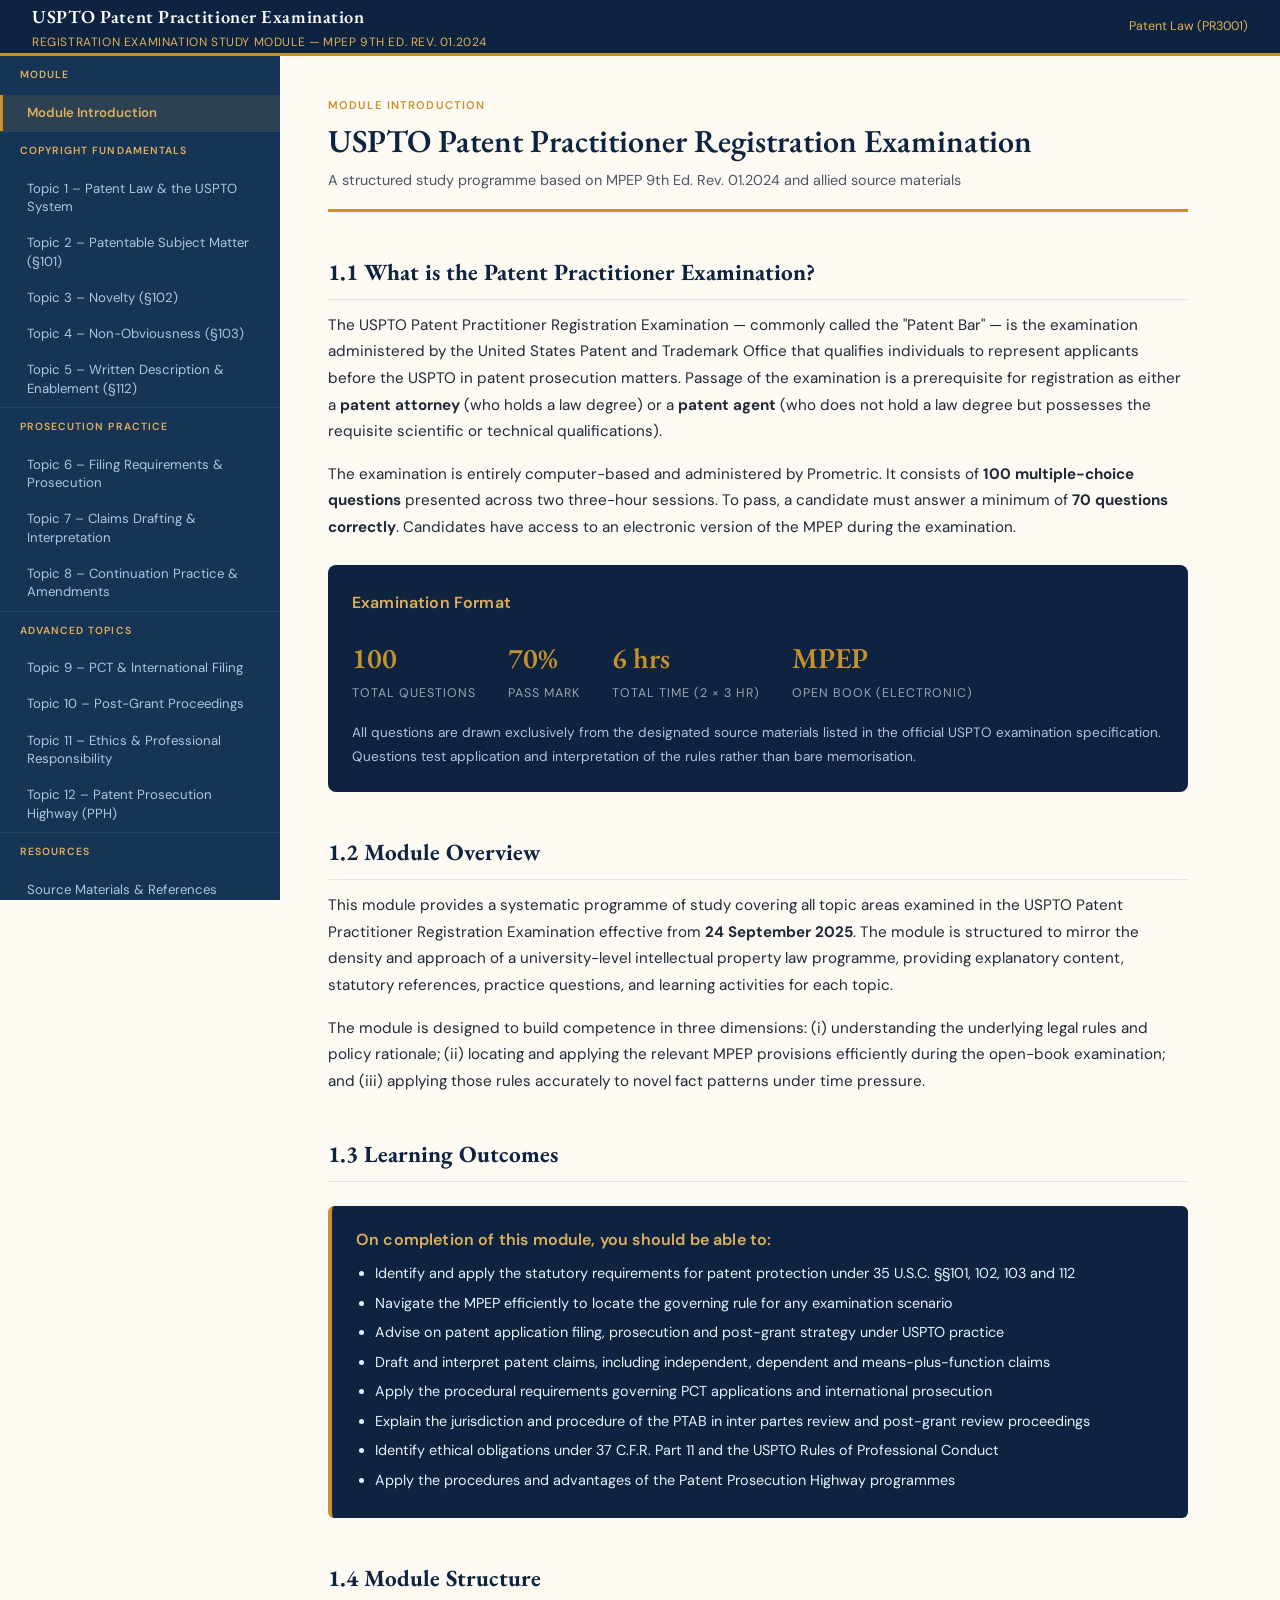
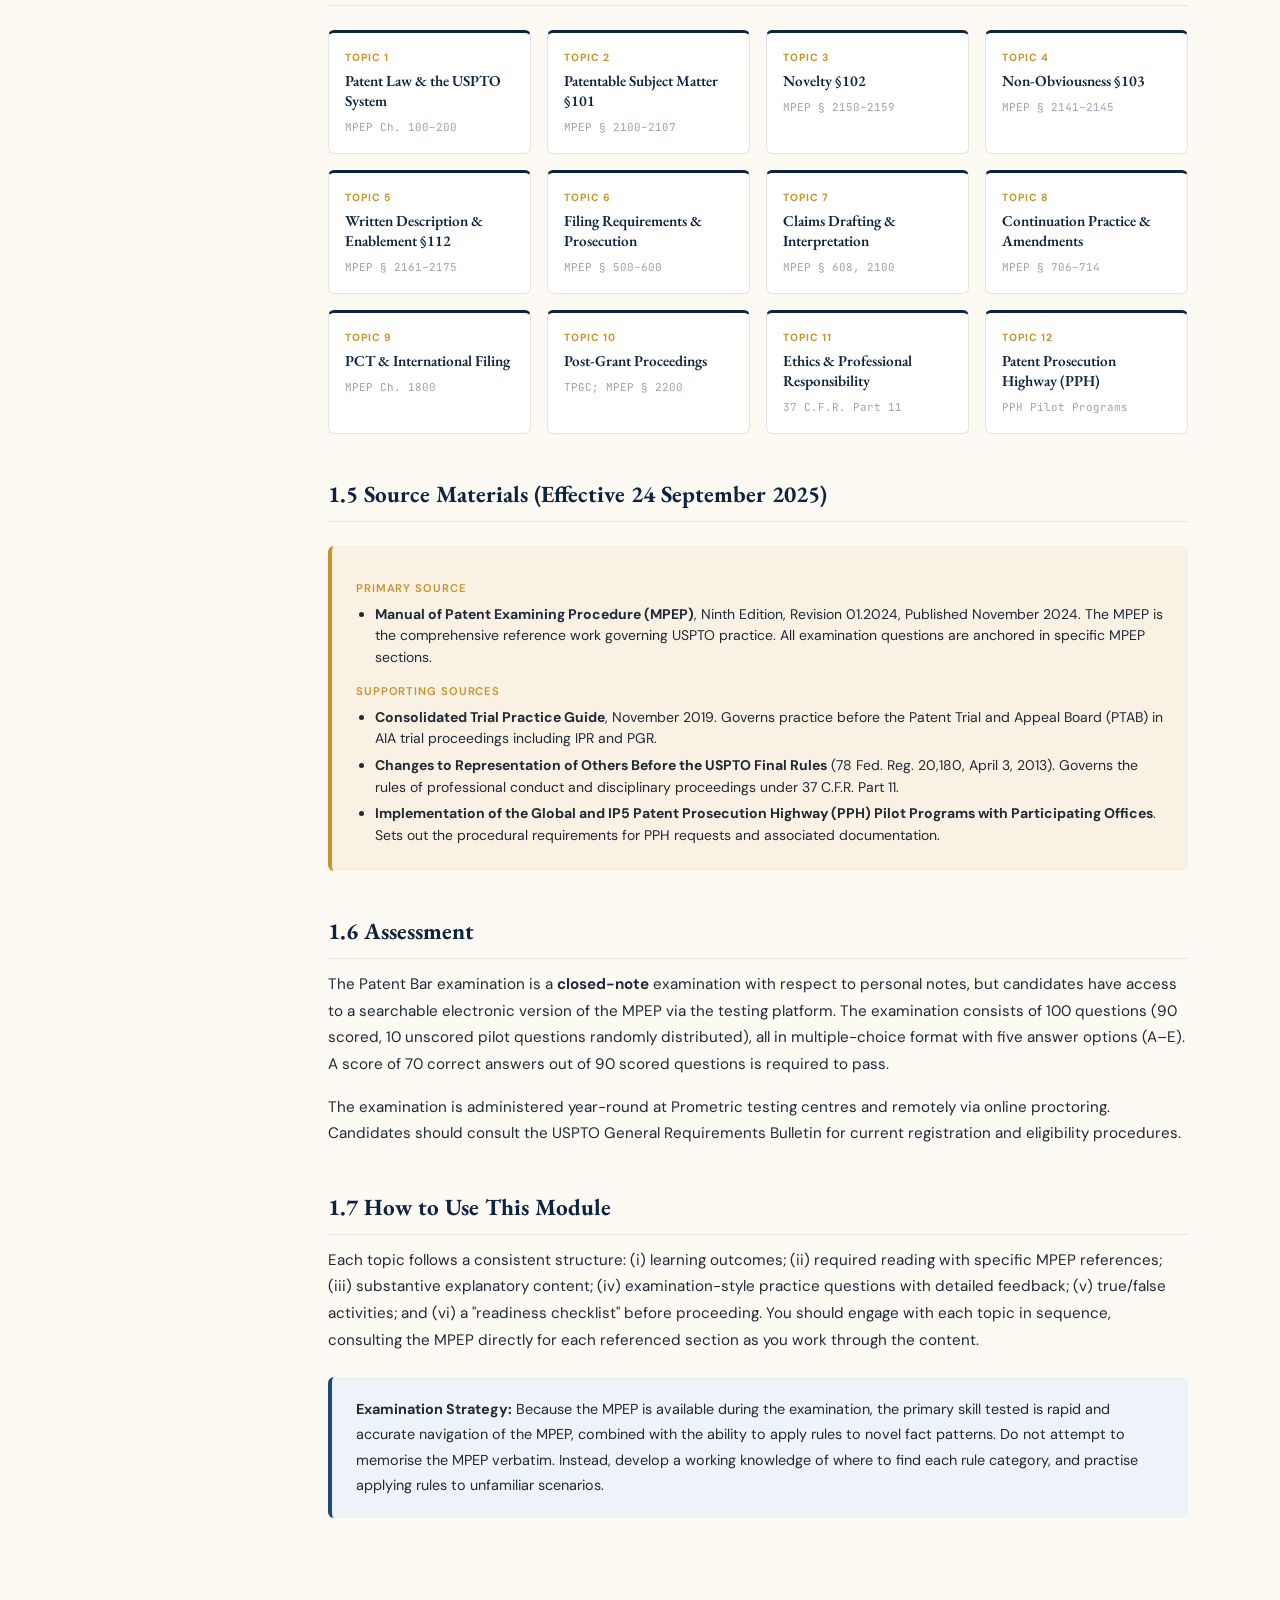
<file: index.html>
<!DOCTYPE html>
<html lang="en">
<head>
<meta charset="UTF-8">
<meta name="viewport" content="width=device-width, initial-scale=1.0">
<title>USPTO Patent Practitioner Examination – Study Module</title>
<link rel="preconnect" href="https://fonts.googleapis.com">
<link href="https://fonts.googleapis.com/css2?family=EB+Garamond:ital,wght@0,400;0,500;0,600;1,400&family=DM+Sans:wght@300;400;500;600&family=JetBrains+Mono:wght@400;500&display=swap" rel="stylesheet">
<link rel="stylesheet" href="styles.css">
</head>
<body>

<!-- TOP BAR -->
<nav class="topbar">
  <div>
    <div class="topbar-brand">USPTO Patent Practitioner Examination</div>
    <div class="topbar-sub">Registration Examination Study Module — MPEP 9th Ed. Rev. 01.2024</div>
  </div>
  <div style="font-size:.78rem;color:var(--gold-light);">Patent Law (PR3001)</div>
</nav>

<!-- LAYOUT -->
<div class="layout">

  <!-- SIDEBAR -->
  <aside class="sidebar">
    <div class="sidebar-section">
      <div class="sidebar-heading">Module</div>
      <a href="#" class="active" onclick="showPage('home',this)">Module Introduction</a>
    </div>
    <div class="sidebar-section">
      <div class="sidebar-heading">Copyright Fundamentals</div>
      <a href="#" onclick="showPage('t1',this)">Topic 1 – Patent Law &amp; the USPTO System</a>
      <a href="#" onclick="showPage('t2',this)">Topic 2 – Patentable Subject Matter (§101)</a>
      <a href="#" onclick="showPage('t3',this)">Topic 3 – Novelty (§102)</a>
      <a href="#" onclick="showPage('t4',this)">Topic 4 – Non-Obviousness (§103)</a>
      <a href="#" onclick="showPage('t5',this)">Topic 5 – Written Description &amp; Enablement (§112)</a>
    </div>
    <div class="sidebar-section">
      <div class="sidebar-heading">Prosecution Practice</div>
      <a href="#" onclick="showPage('t6',this)">Topic 6 – Filing Requirements &amp; Prosecution</a>
      <a href="#" onclick="showPage('t7',this)">Topic 7 – Claims Drafting &amp; Interpretation</a>
      <a href="#" onclick="showPage('t8',this)">Topic 8 – Continuation Practice &amp; Amendments</a>
    </div>
    <div class="sidebar-section">
      <div class="sidebar-heading">Advanced Topics</div>
      <a href="#" onclick="showPage('t9',this)">Topic 9 – PCT &amp; International Filing</a>
      <a href="#" onclick="showPage('t10',this)">Topic 10 – Post-Grant Proceedings</a>
      <a href="#" onclick="showPage('t11',this)">Topic 11 – Ethics &amp; Professional Responsibility</a>
      <a href="#" onclick="showPage('t12',this)">Topic 12 – Patent Prosecution Highway (PPH)</a>
    </div>
    <div class="sidebar-section">
      <div class="sidebar-heading">Resources</div>
      <a href="#" onclick="showPage('sources',this)">Source Materials &amp; References</a>
    </div>
  </aside>

  <!-- MAIN CONTENT -->
  <main class="main">

    <!-- ═══════════════════════════════════ HOME ═══════════════════════════════════ -->
    <div id="page-home" class="page active">
      <div class="topic-header">
        <div class="topic-meta">Module Introduction</div>
        <div class="topic-title">USPTO Patent Practitioner Registration Examination</div>
        <div class="topic-subtitle">A structured study programme based on MPEP 9th Ed. Rev. 01.2024 and allied source materials</div>
      </div>

      <h2>1.1 What is the Patent Practitioner Examination?</h2>
      <p>The USPTO Patent Practitioner Registration Examination — commonly called the "Patent Bar" — is the examination administered by the United States Patent and Trademark Office that qualifies individuals to represent applicants before the USPTO in patent prosecution matters. Passage of the examination is a prerequisite for registration as either a <strong>patent attorney</strong> (who holds a law degree) or a <strong>patent agent</strong> (who does not hold a law degree but possesses the requisite scientific or technical qualifications).</p>
      <p>The examination is entirely computer-based and administered by Prometric. It consists of <strong>100 multiple-choice questions</strong> presented across two three-hour sessions. To pass, a candidate must answer a minimum of <strong>70 questions correctly</strong>. Candidates have access to an electronic version of the MPEP during the examination.</p>

      <div class="assessment-info">
        <h3>Examination Format</h3>
        <div class="stats-row">
          <div>
            <div class="stat">100</div>
            <div class="stat-label">Total Questions</div>
          </div>
          <div>
            <div class="stat">70%</div>
            <div class="stat-label">Pass Mark</div>
          </div>
          <div>
            <div class="stat">6 hrs</div>
            <div class="stat-label">Total Time (2 × 3 hr)</div>
          </div>
          <div>
            <div class="stat">MPEP</div>
            <div class="stat-label">Open Book (Electronic)</div>
          </div>
        </div>
        <p style="font-size:.85rem;color:#b0c4de;margin-bottom:0;">All questions are drawn exclusively from the designated source materials listed in the official USPTO examination specification. Questions test application and interpretation of the rules rather than bare memorisation.</p>
      </div>

      <h2>1.2 Module Overview</h2>
      <p>This module provides a systematic programme of study covering all topic areas examined in the USPTO Patent Practitioner Registration Examination effective from <strong>24 September 2025</strong>. The module is structured to mirror the density and approach of a university-level intellectual property law programme, providing explanatory content, statutory references, practice questions, and learning activities for each topic.</p>
      <p>The module is designed to build competence in three dimensions: (i) understanding the underlying legal rules and policy rationale; (ii) locating and applying the relevant MPEP provisions efficiently during the open-book examination; and (iii) applying those rules accurately to novel fact patterns under time pressure.</p>

      <h2>1.3 Learning Outcomes</h2>
      <div class="box box-outcomes">
        <h3>On completion of this module, you should be able to:</h3>
        <ul>
          <li>Identify and apply the statutory requirements for patent protection under 35 U.S.C. §§101, 102, 103 and 112</li>
          <li>Navigate the MPEP efficiently to locate the governing rule for any examination scenario</li>
          <li>Advise on patent application filing, prosecution and post-grant strategy under USPTO practice</li>
          <li>Draft and interpret patent claims, including independent, dependent and means-plus-function claims</li>
          <li>Apply the procedural requirements governing PCT applications and international prosecution</li>
          <li>Explain the jurisdiction and procedure of the PTAB in inter partes review and post-grant review proceedings</li>
          <li>Identify ethical obligations under 37 C.F.R. Part 11 and the USPTO Rules of Professional Conduct</li>
          <li>Apply the procedures and advantages of the Patent Prosecution Highway programmes</li>
        </ul>
      </div>

      <h2>1.4 Module Structure</h2>
      <div class="topic-grid">
        <div class="topic-card" onclick="showPage('t1', null)">
          <div class="topic-card-num">Topic 1</div>
          <div class="topic-card-title">Patent Law &amp; the USPTO System</div>
          <div class="topic-card-mpep">MPEP Ch. 100–200</div>
        </div>
        <div class="topic-card" onclick="showPage('t2', null)">
          <div class="topic-card-num">Topic 2</div>
          <div class="topic-card-title">Patentable Subject Matter §101</div>
          <div class="topic-card-mpep">MPEP § 2100–2107</div>
        </div>
        <div class="topic-card" onclick="showPage('t3', null)">
          <div class="topic-card-num">Topic 3</div>
          <div class="topic-card-title">Novelty §102</div>
          <div class="topic-card-mpep">MPEP § 2150–2159</div>
        </div>
        <div class="topic-card" onclick="showPage('t4', null)">
          <div class="topic-card-num">Topic 4</div>
          <div class="topic-card-title">Non-Obviousness §103</div>
          <div class="topic-card-mpep">MPEP § 2141–2145</div>
        </div>
        <div class="topic-card" onclick="showPage('t5', null)">
          <div class="topic-card-num">Topic 5</div>
          <div class="topic-card-title">Written Description &amp; Enablement §112</div>
          <div class="topic-card-mpep">MPEP § 2161–2175</div>
        </div>
        <div class="topic-card" onclick="showPage('t6', null)">
          <div class="topic-card-num">Topic 6</div>
          <div class="topic-card-title">Filing Requirements &amp; Prosecution</div>
          <div class="topic-card-mpep">MPEP § 500–600</div>
        </div>
        <div class="topic-card" onclick="showPage('t7', null)">
          <div class="topic-card-num">Topic 7</div>
          <div class="topic-card-title">Claims Drafting &amp; Interpretation</div>
          <div class="topic-card-mpep">MPEP § 608, 2100</div>
        </div>
        <div class="topic-card" onclick="showPage('t8', null)">
          <div class="topic-card-num">Topic 8</div>
          <div class="topic-card-title">Continuation Practice &amp; Amendments</div>
          <div class="topic-card-mpep">MPEP § 706–714</div>
        </div>
        <div class="topic-card" onclick="showPage('t9', null)">
          <div class="topic-card-num">Topic 9</div>
          <div class="topic-card-title">PCT &amp; International Filing</div>
          <div class="topic-card-mpep">MPEP Ch. 1800</div>
        </div>
        <div class="topic-card" onclick="showPage('t10', null)">
          <div class="topic-card-num">Topic 10</div>
          <div class="topic-card-title">Post-Grant Proceedings</div>
          <div class="topic-card-mpep">TPGC; MPEP § 2200</div>
        </div>
        <div class="topic-card" onclick="showPage('t11', null)">
          <div class="topic-card-num">Topic 11</div>
          <div class="topic-card-title">Ethics &amp; Professional Responsibility</div>
          <div class="topic-card-mpep">37 C.F.R. Part 11</div>
        </div>
        <div class="topic-card" onclick="showPage('t12', null)">
          <div class="topic-card-num">Topic 12</div>
          <div class="topic-card-title">Patent Prosecution Highway (PPH)</div>
          <div class="topic-card-mpep">PPH Pilot Programs</div>
        </div>
      </div>

      <h2>1.5 Source Materials (Effective 24 September 2025)</h2>
      <div class="box box-reading">
        <div class="reading-label">Primary Source</div>
        <ul>
          <li><strong>Manual of Patent Examining Procedure (MPEP)</strong>, Ninth Edition, Revision 01.2024, Published November 2024. The MPEP is the comprehensive reference work governing USPTO practice. All examination questions are anchored in specific MPEP sections.</li>
        </ul>
        <div class="reading-label">Supporting Sources</div>
        <ul>
          <li><strong>Consolidated Trial Practice Guide</strong>, November 2019. Governs practice before the Patent Trial and Appeal Board (PTAB) in AIA trial proceedings including IPR and PGR.</li>
          <li><strong>Changes to Representation of Others Before the USPTO Final Rules</strong> (78 Fed. Reg. 20,180, April 3, 2013). Governs the rules of professional conduct and disciplinary proceedings under 37 C.F.R. Part 11.</li>
          <li><strong>Implementation of the Global and IP5 Patent Prosecution Highway (PPH) Pilot Programs with Participating Offices</strong>. Sets out the procedural requirements for PPH requests and associated documentation.</li>
        </ul>
      </div>

      <h2>1.6 Assessment</h2>
      <p>The Patent Bar examination is a <strong>closed-note</strong> examination with respect to personal notes, but candidates have access to a searchable electronic version of the MPEP via the testing platform. The examination consists of 100 questions (90 scored, 10 unscored pilot questions randomly distributed), all in multiple-choice format with five answer options (A–E). A score of 70 correct answers out of 90 scored questions is required to pass.</p>
      <p>The examination is administered year-round at Prometric testing centres and remotely via online proctoring. Candidates should consult the USPTO General Requirements Bulletin for current registration and eligibility procedures.</p>

      <h2>1.7 How to Use This Module</h2>
      <p>Each topic follows a consistent structure: (i) learning outcomes; (ii) required reading with specific MPEP references; (iii) substantive explanatory content; (iv) examination-style practice questions with detailed feedback; (v) true/false activities; and (vi) a "readiness checklist" before proceeding. You should engage with each topic in sequence, consulting the MPEP directly for each referenced section as you work through the content.</p>
      <div class="box box-note">
        <strong>Examination Strategy:</strong> Because the MPEP is available during the examination, the primary skill tested is rapid and accurate navigation of the MPEP, combined with the ability to apply rules to novel fact patterns. Do not attempt to memorise the MPEP verbatim. Instead, develop a working knowledge of where to find each rule category, and practise applying rules to unfamiliar scenarios.
      </div>
    </div>

    <!-- ═══════════════════════════════════ TOPIC 1 ═══════════════════════════════════ -->
    <div id="page-t1" class="page">
      <div class="topic-header">
        <div class="topic-meta">Topic 1</div>
        <div class="topic-title">Patent Law and the USPTO System</div>
        <div class="topic-subtitle">Foundations of U.S. patent law, the constitutional basis, statutory framework and the USPTO's role</div>
      </div>

      <div class="box box-outcomes">
        <h3>Learning Outcomes</h3>
        <ul>
          <li>Explain the constitutional and statutory basis for patent protection in the United States</li>
          <li>Distinguish between the roles of the USPTO, the Federal Circuit and the Supreme Court in patent law development</li>
          <li>Identify the types of patents (utility, design, plant) and their respective statutory bases</li>
          <li>Describe the structure and navigational organisation of the MPEP</li>
          <li>Understand the distinction between patent prosecution and patent litigation</li>
        </ul>
      </div>

      <div class="box box-reading">
        <h3>Topic Reading</h3>
        <div class="reading-label">Primary MPEP References</div>
        <ul>
          <li><span class="mpep-badge">MPEP §100</span> Secrecy, Access, National Security and Foreign Filing</li>
          <li><span class="mpep-badge">MPEP §200</span> Types and Status of Application; Benefit and Priority Claims</li>
          <li><span class="mpep-badge">MPEP §1800</span> Patent Cooperation Treaty (Introductory)</li>
          <li><span class="mpep-badge">35 U.S.C. §1</span> Establishment of the USPTO</li>
          <li><span class="mpep-badge">35 U.S.C. §101</span> Inventions patentable (introductory)</li>
          <li><span class="mpep-badge">35 U.S.C. §131</span> Examination of application</li>
        </ul>
        <div class="reading-label">Recommended Supplementary Reading</div>
        <ul>
          <li>USPTO General Requirements Bulletin (current edition) — registration eligibility requirements</li>
          <li>Article I, §8, cl. 8 of the U.S. Constitution — the Patent Clause</li>
        </ul>
      </div>

      <h2>1.1 The Constitutional Basis for Patent Protection</h2>
      <p>The authority to grant patents in the United States derives directly from the Constitution. Article I, §8, clause 8 empowers Congress "To promote the Progress of Science and useful Arts, by securing for limited Times to Authors and Inventors the exclusive Right to their respective Writings and Discoveries." This constitutional grant reflects a utilitarian bargain: the inventor receives a time-limited monopoly in exchange for public disclosure of the invention, which enriches the public domain upon expiry.</p>

      <div class="statute">
        <div class="statute-label">U.S. Constitution, Article I, §8, cl. 8</div>
        <div class="statute-text">"To promote the Progress of Science and useful Arts, by securing for limited Times to Authors and Inventors the exclusive Right to their respective Writings and Discoveries."</div>
      </div>

      <p>Congress has exercised this authority principally through Title 35 of the United States Code, which constitutes the Patent Act. The current Patent Act reflects the significant reforms introduced by the <strong>America Invents Act (AIA)</strong> of 2011, which transitioned the United States from a "first-to-invent" system to a "first-inventor-to-file" system — bringing U.S. practice substantially closer to the approach taken by most major patent offices worldwide.</p>

      <h2>1.2 Types of Patent</h2>
      <h3>Utility Patents (35 U.S.C. §101)</h3>
      <p>Utility patents are by far the most common form of patent protection. They protect any new and useful process, machine, manufacture or composition of matter, or any new and useful improvement thereof. The term of a utility patent is <strong>20 years from the effective filing date</strong> of the earliest U.S. application to which it claims priority, subject to any applicable patent term adjustments or extensions.</p>

      <h3>Design Patents (35 U.S.C. §171)</h3>
      <p>Design patents protect the ornamental or aesthetic appearance of an article of manufacture, as distinguished from its functional features. A design patent has a term of <strong>15 years from the date of grant</strong> for applications filed on or after 13 May 2015 (in accordance with the Patent Law Treaties Implementation Act of 2012). Design patents are not subject to maintenance fees.</p>

      <h3>Plant Patents (35 U.S.C. §163)</h3>
      <p>Plant patents protect distinct and new varieties of asexually reproduced plants (other than tuber-propagated plants or plants found in an uncultivated state). Plant patents have a term of <strong>20 years from the filing date</strong>.</p>

      <div class="box box-note">
        <strong>Examination Note:</strong> The Patent Bar examination may test distinctions between the three patent types, particularly with respect to term, maintenance fees, and eligible subject matter. Design patents are not subject to §103 obviousness challenges in the same manner as utility patents — the standard is whether the design would have been obvious to a designer of ordinary skill in the art.
      </div>

      <h2>1.3 The Role of the USPTO</h2>
      <p>The USPTO is an agency of the U.S. Department of Commerce. It is responsible for examining patent applications and granting patents. The USPTO does not enforce patents — enforcement is a matter for the federal courts. Within the USPTO, the Patent Trial and Appeal Board (PTAB) hears appeals from applicants dissatisfied with an examiner's final rejection, as well as conducting AIA trial proceedings including inter partes review (IPR) and post-grant review (PGR).</p>

      <h2>1.4 The MPEP — Structure and Navigation</h2>
      <p>The MPEP is organised into chapters numbered 100 through 2900, each covering a discrete area of USPTO practice. For examination purposes, the most heavily tested chapters are:</p>
      <ul style="margin:.5rem 0 1rem 1.5rem;font-size:.9rem;line-height:1.8;">
        <li><strong>Chapters 700–900:</strong> Examination procedure, rejections, responses, appeals</li>
        <li><strong>Chapter 1200:</strong> Appeal to the PTAB</li>
        <li><strong>Chapter 1800:</strong> PCT applications</li>
        <li><strong>Chapter 2100:</strong> Patentability (§§101, 102, 103, 112)</li>
        <li><strong>Chapter 2200:</strong> Reexamination</li>
      </ul>
      <p>During the examination, efficient use of the MPEP's search and table-of-contents functions is critical. Practise locating relevant sections from fact pattern triggers before the examination date.</p>

      <!-- EXAM QUESTION -->
      <div class="exam-q" id="q1-1">
        <div class="exam-q-label">Practice Examination Question</div>
        <div class="exam-q-text">Under U.S. patent law, which of the following statements correctly describes the term of a utility patent filed on 1 January 2026 and granted on 1 June 2028, assuming no patent term adjustment applies?</div>
        <div class="exam-q-choices">
          <div class="exam-q-choice" onclick="checkQ('q1-1','A','C')"><span class="letter">A.</span> 17 years from the date of grant, expiring 1 June 2045.</div>
          <div class="exam-q-choice" onclick="checkQ('q1-1','B','C')"><span class="letter">B.</span> 20 years from the date of grant, expiring 1 June 2048.</div>
          <div class="exam-q-choice" onclick="checkQ('q1-1','C','C')"><span class="letter">C.</span> 20 years from the effective filing date, expiring 1 January 2046.</div>
          <div class="exam-q-choice" onclick="checkQ('q1-1','D','C')"><span class="letter">D.</span> 20 years from the date of grant, unless the applicant pays maintenance fees, in which case 25 years.</div>
          <div class="exam-q-choice" onclick="checkQ('q1-1','E','C')"><span class="letter">E.</span> 17 years from the effective filing date, expiring 1 January 2043.</div>
        </div>
        <div class="exam-feedback" id="q1-1-fb"></div>
      </div>

      <!-- TF ACTIVITY -->
      <h2>Learning Activity — True or False?</h2>
      <div class="tf-activity">
        <div class="tf-item">
          <div class="tf-statement">A design patent filed on 1 March 2026 will, if granted, have a term of 20 years from the filing date.</div>
          <div class="tf-btns">
            <button class="tf-btn" onclick="checkTF(this, false, 'Design patents filed on or after 13 May 2015 have a term of 15 years from the date of grant, not 20 years from filing. That term applies to utility and plant patents.')">True</button>
            <button class="tf-btn" onclick="checkTF(this, true, 'Correct. Design patents filed on or after 13 May 2015 have a term of 15 years from the date of grant — not 20 years from filing, which is the utility patent standard.')">False</button>
          </div>
          <div class="tf-explanation"></div>
        </div>
        <div class="tf-item">
          <div class="tf-statement">The USPTO has authority to enforce patents against infringers in federal court proceedings.</div>
          <div class="tf-btns">
            <button class="tf-btn" onclick="checkTF(this, false, 'Incorrect. The USPTO examines and grants patents but has no enforcement authority. Patent enforcement is exclusively a matter for the federal courts, typically the U.S. District Courts, with appeals to the Court of Appeals for the Federal Circuit.')">True</button>
            <button class="tf-btn" onclick="checkTF(this, true, 'Correct. The USPTO only examines and grants patents. Enforcement is a matter for the federal courts. The USPTO plays no role in infringement litigation.')">False</button>
          </div>
          <div class="tf-explanation"></div>
        </div>
        <div class="tf-item">
          <div class="tf-statement">The America Invents Act of 2011 converted the U.S. patent system from "first-to-invent" to "first-inventor-to-file".</div>
          <div class="tf-btns">
            <button class="tf-btn" onclick="checkTF(this, true, 'Correct. The AIA (Pub. L. 112-29) fundamentally reformed U.S. patent law by adopting a first-inventor-to-file system for applications with an effective filing date on or after 16 March 2013, aligning U.S. practice more closely with international norms.')">True</button>
            <button class="tf-btn" onclick="checkTF(this, false, 'Incorrect. This statement is true. The AIA did convert the system from first-to-invent to first-inventor-to-file, with effect from 16 March 2013.')">False</button>
          </div>
          <div class="tf-explanation"></div>
        </div>
      </div>

      <div class="ready-box">
        <h3>Am I Ready to Move On?</h3>
        <p style="font-size:.85rem;margin-bottom:.75rem;">Without consulting the MPEP, can you answer the following?</p>
        <ul>
          <li>What is the constitutional basis for patent protection in the United States?</li>
          <li>What are the three types of patent, and how do their terms differ?</li>
          <li>What is the role of the PTAB, and how does it differ from the role of the federal courts?</li>
          <li>What major change did the AIA introduce, and on what date did it take effect?</li>
        </ul>
      </div>
    </div>

    <!-- ═══════════════════════════════════ TOPIC 2 ═══════════════════════════════════ -->
    <div id="page-t2" class="page">
      <div class="topic-header">
        <div class="topic-meta">Topic 2</div>
        <div class="topic-title">Patentable Subject Matter — 35 U.S.C. §101</div>
        <div class="topic-subtitle">Utility, novelty and subject-matter eligibility; the Alice/Mayo framework and judicial exceptions</div>
      </div>

      <div class="box box-outcomes">
        <h3>Learning Outcomes</h3>
        <ul>
          <li>State and apply the four categories of patentable subject matter under §101</li>
          <li>Explain and apply the three judicial exceptions to patent eligibility</li>
          <li>Apply the Alice/Mayo two-step framework to software, business method and biotechnology claims</li>
          <li>Distinguish subject-matter eligibility from patentability under §§102, 103 and 112</li>
          <li>Identify the utility requirement and explain the distinction between specific, substantial and credible utility</li>
        </ul>
      </div>

      <div class="box box-reading">
        <h3>Topic Reading</h3>
        <div class="reading-label">Primary MPEP References</div>
        <ul>
          <li><span class="mpep-badge">MPEP § 2101</span> Statutory Requirements and Examination Guidelines for §101</li>
          <li><span class="mpep-badge">MPEP § 2104</span> Requirements of 35 U.S.C. 101</li>
          <li><span class="mpep-badge">MPEP § 2105</span> Patentable Subject Matter — Life Forms</li>
          <li><span class="mpep-badge">MPEP § 2106</span> Patent Subject Matter Eligibility — Step 2A/2B Analysis</li>
          <li><span class="mpep-badge">MPEP § 2107</span> Guidelines for Examination of Applications for Compliance with the Utility Requirement</li>
        </ul>
        <div class="reading-label">Essential Case Law</div>
        <ul>
          <li><em>Alice Corp. v. CLS Bank Int'l</em>, 573 U.S. 208 (2014) — the governing framework for software and business method claims</li>
          <li><em>Mayo Collaborative Servs. v. Prometheus Labs.</em>, 566 U.S. 66 (2012) — laws of nature</li>
          <li><em>Association for Molecular Pathology v. Myriad Genetics</em>, 569 U.S. 576 (2013) — isolated DNA sequences</li>
          <li><em>Diamond v. Chakrabarty</em>, 447 U.S. 303 (1980) — "anything under the sun made by man"</li>
        </ul>
      </div>

      <h2>2.1 The Statutory Categories</h2>
      <p>Section 101 of Title 35 defines the outer boundaries of what may be patented in the United States:</p>

      <div class="statute">
        <div class="statute-label">35 U.S.C. §101 — Inventions Patentable</div>
        <div class="statute-text">"Whoever invents or discovers any new and useful process, machine, manufacture, or composition of matter, or any new and useful improvement thereof, may obtain a patent therefor, subject to the conditions and requirements of this title."</div>
      </div>

      <p>The four statutory categories are:</p>
      <ul style="margin:.5rem 0 1rem 1.5rem;font-size:.9rem;line-height:1.9;">
        <li><strong>Process:</strong> A series of steps or acts, including methods and methods of use.</li>
        <li><strong>Machine:</strong> A concrete thing consisting of parts or of certain devices and combinations of devices (apparatus claims).</li>
        <li><strong>Manufacture:</strong> An article produced from raw or prepared materials by the giving of new forms, qualities, properties, or combinations.</li>
        <li><strong>Composition of Matter:</strong> A combination of ingredients, including chemical compounds and mixtures.</li>
      </ul>
      <p>In <em>Diamond v. Chakrabarty</em> (1980), the Supreme Court held that the statutory categories should be interpreted broadly: Congress intended patentable subject matter to "include anything under the sun that is made by man." However, this broad interpretation is qualified by three judicially created exceptions.</p>

      <h2>2.2 Judicial Exceptions</h2>
      <p>The Supreme Court has consistently recognised three categories of subject matter that fall outside the scope of §101, notwithstanding that they might appear to satisfy one of the statutory categories:</p>
      <h3>Laws of Nature</h3>
      <p>Naturally occurring physical and chemical principles — such as the relationship between a drug's metabolite concentration and therapeutic effect — cannot be patented. In <em>Mayo v. Prometheus</em>, the Court held that a method claim that merely applied a law of nature with a conventional, obvious additional step was not patentable subject matter.</p>
      <h3>Natural Phenomena</h3>
      <p>Naturally occurring phenomena — including isolated naturally occurring DNA sequences (per <em>Myriad Genetics</em>) — are not patentable. However, cDNA (complementary DNA, which is synthetically created and does not occur in nature) may be eligible.</p>
      <h3>Abstract Ideas</h3>
      <p>Abstract ideas, including mathematical concepts, certain methods of organising human activity, and mental processes, are not patentable. This exception has proved particularly significant in the context of software and business method patents after <em>Alice Corp.</em></p>

      <h2>2.3 The Alice/Mayo Two-Step Framework (USPTO Step 2A/2B)</h2>
      <p>The USPTO has codified the Supreme Court's <em>Alice</em>/<em>Mayo</em> framework into a two-step eligibility analysis set out in MPEP §2106:</p>
      <h3>Step 1: Does the Claim Fall Within a Statutory Category?</h3>
      <p>If a claim is directed to a process, machine, manufacture or composition of matter, it satisfies Step 1 and examination proceeds. If not, rejection under §101 is appropriate.</p>
      <h3>Step 2A — Prong 1: Is the Claim Directed to a Judicial Exception?</h3>
      <p>The examiner determines whether the claim recites a law of nature, natural phenomenon or abstract idea. If not, the claim is eligible. If it does, analysis continues to Prong 2.</p>
      <h3>Step 2A — Prong 2: Do the Additional Elements Amount to Significantly More?</h3>
      <p>Even if a claim recites a judicial exception, it may still be eligible if the additional claim elements (beyond the exception itself) integrate the exception into a practical application. If they do, the claim is eligible. If the additional elements amount only to well-understood, routine, conventional activity, the claim fails Step 2A Prong 2 and the analysis moves to Step 2B.</p>
      <h3>Step 2B: Does the Claim Amount to Significantly More?</h3>
      <p>Step 2B asks whether any element (individually or in combination) adds a specific limitation beyond the judicial exception that is not well-understood, routine and conventional in the field. If such an element exists, the claim may be eligible despite reciting a judicial exception.</p>

      <div class="box box-case">
        <div class="case-name">Alice Corp. v. CLS Bank International</div>
        <div class="case-cite">573 U.S. 208 (2014)</div>
        <p style="margin-top:.75rem;font-size:.875rem;">The Supreme Court unanimously held that claims directed to the concept of intermediated settlement — a fundamental economic practice — were not patent-eligible under §101. The Court confirmed the two-step framework: (1) determine whether the claim is directed to a judicial exception; (2) if so, consider whether the remaining elements amount to an inventive concept sufficient to ensure the claim is significantly more than a patent on the exception itself. Implementing an abstract idea on a generic computer, without more, does not supply the requisite inventive concept.</p>
      </div>

      <!-- EXAM QUESTION -->
      <div class="exam-q" id="q2-1">
        <div class="exam-q-label">Practice Examination Question</div>
        <div class="exam-q-text">An applicant claims: "A method of reducing the risk of a blood clot in a patient, comprising: (1) administering a drug to the patient; (2) determining the patient's thrombin level; and (3) based on the thrombin level, deciding whether to administer a second dose." The examiner rejects the claim under 35 U.S.C. §101. Which of the following is the most accurate basis for the rejection?</div>
        <div class="exam-q-choices">
          <div class="exam-q-choice" onclick="checkQ('q2-1','A','B')"><span class="letter">A.</span> The claim fails Step 1 because it does not recite a process, machine, manufacture or composition of matter.</div>
          <div class="exam-q-choice" onclick="checkQ('q2-1','B','B')"><span class="letter">B.</span> The claim is directed to a law of nature (the correlation between thrombin levels and clotting risk), and the additional steps are conventional and insufficient to integrate the exception into a practical application.</div>
          <div class="exam-q-choice" onclick="checkQ('q2-1','C','B')"><span class="letter">C.</span> The claim is directed to an abstract idea because it involves a mathematical calculation.</div>
          <div class="exam-q-choice" onclick="checkQ('q2-1','D','B')"><span class="letter">D.</span> The claim lacks utility because the therapeutic outcome is uncertain.</div>
          <div class="exam-q-choice" onclick="checkQ('q2-1','E','B')"><span class="letter">E.</span> The claim satisfies §101 and the rejection is improper; the examiner should instead reject under §102.</div>
        </div>
        <div class="exam-feedback" id="q2-1-fb"></div>
      </div>

      <div class="ready-box">
        <h3>Am I Ready to Move On?</h3>
        <ul>
          <li>What are the four statutory categories of patentable subject matter under §101?</li>
          <li>Name the three judicial exceptions and give an example of each.</li>
          <li>Describe the Alice/Mayo framework as implemented in the USPTO's two-step analysis.</li>
          <li>How does <em>Myriad Genetics</em> distinguish isolated genomic DNA from cDNA for §101 purposes?</li>
        </ul>
      </div>
    </div>

    <!-- ═══════════════════════════════════ TOPIC 3 ═══════════════════════════════════ -->
    <div id="page-t3" class="page">
      <div class="topic-header">
        <div class="topic-meta">Topic 3</div>
        <div class="topic-title">Novelty — 35 U.S.C. §102</div>
        <div class="topic-subtitle">Prior art, anticipation, the AIA prior art framework and the one-year grace period</div>
      </div>

      <div class="box box-outcomes">
        <h3>Learning Outcomes</h3>
        <ul>
          <li>Apply the AIA §102 prior art framework to determine whether a disclosure is prior art</li>
          <li>Distinguish pre-AIA and post-AIA §102 and identify which applies to a given application</li>
          <li>Explain and apply the one-year grace period for inventor-made disclosures under AIA §102(b)(1)</li>
          <li>Apply the test for anticipation and identify what is required for a prior art reference to anticipate a claim</li>
          <li>Identify the categories of prior art that are not available under AIA §102(b)(2) (commonly assigned disclosures)</li>
        </ul>
      </div>

      <div class="box box-reading">
        <h3>Topic Reading</h3>
        <div class="reading-label">Primary MPEP References</div>
        <ul>
          <li><span class="mpep-badge">MPEP § 2150</span> Examination Guidelines: 35 U.S.C. 102 (AIA)</li>
          <li><span class="mpep-badge">MPEP § 2152</span> Prior Art Under AIA 35 U.S.C. 102(a)</li>
          <li><span class="mpep-badge">MPEP § 2153</span> Exceptions Under AIA 35 U.S.C. 102(b) — Disclosures Made 1 Year or Less Before Filing</li>
          <li><span class="mpep-badge">MPEP § 2154</span> Exception Under AIA 35 U.S.C. 102(b)(2) — Commonly Owned Disclosures</li>
          <li><span class="mpep-badge">MPEP § 2131</span> Anticipation — Application of 35 U.S.C. 102</li>
        </ul>
      </div>

      <h2>3.1 The AIA Prior Art Framework</h2>
      <p>The America Invents Act fundamentally restructured the prior art provisions of 35 U.S.C. §102. For applications with an effective filing date on or after <strong>16 March 2013</strong>, the AIA §102 applies. Applications with earlier effective filing dates remain subject to pre-AIA §102.</p>

      <div class="statute">
        <div class="statute-label">AIA 35 U.S.C. §102(a) — Conditions for Patentability; Novelty</div>
        <div class="statute-text">"A person shall be entitled to a patent unless — (1) the claimed invention was patented, described in a printed publication, or in public use, on sale, or otherwise available to the public before the effective filing date of the claimed invention; or (2) the claimed invention was described in a patent granted under section 151, or in an application for patent published or deemed published under section 122(b), in which the patent or application, as the case may be, names another inventor and was effectively filed before the effective filing date of the claimed invention."</div>
      </div>

      <h3>§102(a)(1) — Publicly Available Prior Art</h3>
      <p>Any disclosure that makes the claimed invention "available to the public" before the effective filing date constitutes prior art under §102(a)(1). This includes patents, printed publications, public use, sales, and any other manner of making the invention publicly available. Notably, the AIA's use of "otherwise available to the public" is intended as a catch-all, and the USPTO and courts have interpreted it broadly.</p>

      <h3>§102(a)(2) — Secret Prior Art: Intervening Patent Applications</h3>
      <p>Under §102(a)(2), an application or patent naming another inventor and having an earlier effective filing date constitutes prior art even if it was not published until after the applicant's filing date. This so-called "secret prior art" is significant because an applicant cannot know of an earlier-filed, unpublished application by another party.</p>

      <h2>3.2 The Grace Period — §102(b)(1) and §102(b)(2)</h2>
      <h3>§102(b)(1) — Inventor's Grace Period</h3>
      <p>A disclosure made <strong>one year or less before the effective filing date</strong> of the claimed invention is not prior art under §102(a)(1) if: (A) the disclosure was made by the inventor or joint inventor, or by others who obtained the subject matter from the inventor; or (B) the subject matter disclosed had, before the disclosure, been publicly disclosed by the inventor or a joint inventor.</p>

      <div class="box box-warn">
        <strong>Key Examination Trap:</strong> The grace period under §102(b)(1) protects only disclosures <em>by or derived from the inventor</em>. An independent third-party disclosure made within one year of the applicant's filing date is still prior art under §102(a)(1). This is a critical distinction from pre-AIA practice and a frequent examination topic.
      </div>

      <h3>§102(b)(2) — Commonly Assigned Disclosures</h3>
      <p>A disclosure that qualifies as prior art under §102(a)(2) (i.e., an earlier-filed application by another inventor) is not prior art if, at the time of the disclosure, the subject matter was owned by or subject to an obligation of assignment to the same person or entity as the claimed invention. This exception facilitates joint research and development activities.</p>

      <h2>3.3 Anticipation</h2>
      <p>A prior art reference anticipates a claim if every element of the claim is disclosed, either expressly or inherently, in a single prior art reference. This is the "single reference" rule — anticipation cannot be established by combining disclosures from multiple references (that is the province of §103 obviousness).</p>

      <h3>Inherent Disclosure</h3>
      <p>A claim element is inherently disclosed if it necessarily results from the practice of the prior art reference, even if not explicitly mentioned. The result must be <em>necessarily</em> present, not merely probable or possible: <em>Continental Can Co. v. Monsanto Co.</em>, 948 F.2d 1264 (Fed. Cir. 1991).</p>

      <!-- EXAM QUESTION -->
      <div class="exam-q" id="q3-1">
        <div class="exam-q-label">Practice Examination Question</div>
        <div class="exam-q-text">Inventor A files a patent application on 1 March 2026. Inventor A had disclosed the invention at a public conference on 1 February 2025 — thirteen months before the filing date. A third party, unaware of A's work, independently published a paper describing the same invention on 1 October 2025 — five months before A's filing date. Which of the following is correct under AIA §102?</div>
        <div class="exam-q-choices">
          <div class="exam-q-choice" onclick="checkQ('q3-1','A','D')"><span class="letter">A.</span> Neither the conference disclosure nor the third-party publication constitutes prior art because both occurred before A's filing date.</div>
          <div class="exam-q-choice" onclick="checkQ('q3-1','B','D')"><span class="letter">B.</span> The conference disclosure is prior art under §102(a)(1) but is excused by the §102(b)(1)(A) grace period.</div>
          <div class="exam-q-choice" onclick="checkQ('q3-1','C','D')"><span class="letter">C.</span> The third-party publication is prior art under §102(a)(1) but is excused by the §102(b)(1)(A) grace period because A made the disclosure first.</div>
          <div class="exam-q-choice" onclick="checkQ('q3-1','D','D')"><span class="letter">D.</span> The conference disclosure is prior art under §102(a)(1) and is NOT excused because it occurred more than one year before A's filing date. The third-party publication is also prior art under §102(a)(1) and is NOT excused under §102(b)(1) because the grace period protects only inventor-made or inventor-derived disclosures.</div>
          <div class="exam-q-choice" onclick="checkQ('q3-1','E','D')"><span class="letter">E.</span> Neither disclosure is prior art because neither was made by Inventor A.</div>
        </div>
        <div class="exam-feedback" id="q3-1-fb"></div>
      </div>

      <div class="ready-box">
        <h3>Am I Ready to Move On?</h3>
        <ul>
          <li>What is the effective date threshold that determines whether AIA or pre-AIA §102 applies to an application?</li>
          <li>What disclosures are excepted from prior art status under §102(b)(1)? Does the exception apply to independent third-party disclosures?</li>
          <li>What is the "single reference" rule in anticipation, and how does it differ from obviousness under §103?</li>
          <li>Explain §102(a)(2) "secret prior art" and when the §102(b)(2) commonly-assigned exception applies.</li>
        </ul>
      </div>
    </div>

    <!-- ═══════════════════════════════════ TOPIC 4 ═══════════════════════════════════ -->
    <div id="page-t4" class="page">
      <div class="topic-header">
        <div class="topic-meta">Topic 4</div>
        <div class="topic-title">Non-Obviousness — 35 U.S.C. §103</div>
        <div class="topic-subtitle">The Graham v. John Deere framework, TSM test, secondary considerations and KSR</div>
      </div>

      <div class="box box-outcomes">
        <h3>Learning Outcomes</h3>
        <ul>
          <li>Apply the Graham v. John Deere framework for assessing obviousness</li>
          <li>Explain and apply the TSM (teaching, suggestion or motivation) test and its interaction with KSR</li>
          <li>Identify and apply the secondary considerations of non-obviousness</li>
          <li>Distinguish between proper and improper combination of prior art references in an obviousness rejection</li>
          <li>Identify the person of ordinary skill in the art (POSITA) standard and its role in the §103 analysis</li>
        </ul>
      </div>

      <div class="box box-reading">
        <h3>Topic Reading</h3>
        <div class="reading-label">Primary MPEP References</div>
        <ul>
          <li><span class="mpep-badge">MPEP § 2141</span> Examination Guidelines for Determining Obviousness</li>
          <li><span class="mpep-badge">MPEP § 2142</span> Legal Concept of Prima Facie Obviousness</li>
          <li><span class="mpep-badge">MPEP § 2143</span> Examples of Basic Requirements of a Prima Facie Case of Obviousness</li>
          <li><span class="mpep-badge">MPEP § 2145</span> Consideration of Applicant's Rebuttal Arguments</li>
          <li><span class="mpep-badge">MPEP § 2144</span> Supporting a Rejection Under 35 U.S.C. 103</li>
        </ul>
        <div class="reading-label">Essential Case Law</div>
        <ul>
          <li><em>Graham v. John Deere Co.</em>, 383 U.S. 1 (1966) — the foundational four-factor test</li>
          <li><em>KSR International Co. v. Teleflex Inc.</em>, 550 U.S. 398 (2007) — flexible approach; rejection of rigid TSM test</li>
        </ul>
      </div>

      <h2>4.1 The §103 Standard</h2>
      <div class="statute">
        <div class="statute-label">35 U.S.C. §103 — Conditions for Patentability; Non-Obvious Subject Matter</div>
        <div class="statute-text">"A patent for a claimed invention may not be obtained, notwithstanding that the claimed invention is not identically disclosed as set forth in section 102, if the differences between the claimed invention and the prior art are such that the claimed invention as a whole would have been obvious before the effective filing date of the claimed invention to a person having ordinary skill in the pertinent art to which the claimed invention pertains."</div>
      </div>

      <h2>4.2 The Graham v. John Deere Framework</h2>
      <p>The Supreme Court in <em>Graham v. John Deere</em> (1966) established the four factual inquiries that must underlie any §103 determination:</p>
      <ul style="margin:.5rem 0 1rem 1.5rem;font-size:.9rem;line-height:1.9;">
        <li><strong>(1) Scope and content of the prior art</strong></li>
        <li><strong>(2) Differences between the prior art and the claims at issue</strong></li>
        <li><strong>(3) Level of ordinary skill in the pertinent art (POSITA)</strong></li>
        <li><strong>(4) Secondary considerations</strong> (also called "objective indicia of non-obviousness")</li>
      </ul>
      <p>Only after the first three factual inquiries are resolved can the ultimate legal conclusion of obviousness or non-obviousness be reached. Secondary considerations must be considered before the final determination is made.</p>

      <h2>4.3 KSR and the Flexible Approach to Obviousness</h2>
      <p>Prior to <em>KSR</em> (2007), courts and the USPTO widely applied a rigid teaching-suggestion-motivation (TSM) test, under which a combination of references was obvious only if there was an explicit teaching, suggestion or motivation to combine them in the prior art itself. The Supreme Court in <em>KSR</em> rejected the rigid application of TSM, holding that an obvious combination need not be explicitly taught in the prior art — a POSITA can be assumed to bring creativity, common sense and ordinary experimentation to the analysis.</p>
      <p>The USPTO's post-<em>KSR</em> guidelines set out a non-exhaustive list of rationales supporting obviousness, codified in MPEP §2143, including: combining prior art elements according to known methods to yield predictable results; substitution of one known element for another; obvious to try where a design choice exists among a finite number of identified, predictable solutions; and motivated by market forces or design needs.</p>

      <h2>4.4 Secondary Considerations</h2>
      <p>Secondary considerations (objective indicia of non-obviousness) include:</p>
      <ul style="margin:.5rem 0 1rem 1.5rem;font-size:.9rem;line-height:1.9;">
        <li>Commercial success of the claimed invention</li>
        <li>Long-felt but unsolved need in the art</li>
        <li>Failure of others to solve the problem</li>
        <li>Unexpected results</li>
        <li>Copying of the invention by others</li>
        <li>Industry praise or recognition</li>
        <li>Licensing of the patent as evidence of commercial value</li>
      </ul>
      <p>For secondary considerations to have probative weight, there must be a <strong>nexus</strong> between the evidence and the merits of the claimed invention — i.e., the commercial success or other indicia must be attributable to the invention itself, not to factors such as superior marketing.</p>

      <!-- EXAM QUESTION -->
      <div class="exam-q" id="q4-1">
        <div class="exam-q-label">Practice Examination Question</div>
        <div class="exam-q-text">An examiner is preparing a §103 rejection combining two prior art references. Reference A discloses steps 1 and 2 of the claimed process. Reference B discloses step 3. The examiner's reason for combining is: "a person of ordinary skill would have been motivated to combine References A and B because doing so would have yielded predictable results and the references are in the same field of endeavour." The applicant argues that the combination is improper because neither reference expressly suggests combining them. Under post-KSR USPTO practice, which of the following is correct?</div>
        <div class="exam-q-choices">
          <div class="exam-q-choice" onclick="checkQ('q4-1','A','C')"><span class="letter">A.</span> The rejection is improper; post-KSR, the examiner must still identify an express TSM in the prior art itself.</div>
          <div class="exam-q-choice" onclick="checkQ('q4-1','B','C')"><span class="letter">B.</span> The rejection is improper because the examiner has used hindsight reconstruction by looking backwards from the invention.</div>
          <div class="exam-q-choice" onclick="checkQ('q4-1','C','C')"><span class="letter">C.</span> The rejection is proper. Post-KSR, an express teaching or suggestion in the prior art is not required; it is sufficient that a POSITA would have had a reason to combine the references with a reasonable expectation of success, which the examiner has articulated.</div>
          <div class="exam-q-choice" onclick="checkQ('q4-1','D','C')"><span class="letter">D.</span> The rejection is improper unless the examiner also identifies a specific secondary consideration supporting obviousness.</div>
          <div class="exam-q-choice" onclick="checkQ('q4-1','E','C')"><span class="letter">E.</span> The rejection is proper only if References A and B are in the exact same sub-field of the art.</div>
        </div>
        <div class="exam-feedback" id="q4-1-fb"></div>
      </div>

      <div class="ready-box">
        <h3>Am I Ready to Move On?</h3>
        <ul>
          <li>State the four Graham v. John Deere factual inquiries in order.</li>
          <li>How did KSR change the approach to the TSM test? What remains valid from the pre-KSR approach?</li>
          <li>What is the "nexus" requirement for secondary considerations? Why does it matter?</li>
          <li>What standard of skill applies to the §103 analysis, and who determines it?</li>
        </ul>
      </div>
    </div>

    <!-- ═══════════════════════════════════ TOPIC 5 ═══════════════════════════════════ -->
    <div id="page-t5" class="page">
      <div class="topic-header">
        <div class="topic-meta">Topic 5</div>
        <div class="topic-title">Written Description, Enablement and Definiteness — 35 U.S.C. §112</div>
        <div class="topic-subtitle">The specification requirements, means-plus-function claiming and indefiniteness under Nautilus</div>
      </div>

      <div class="box box-outcomes">
        <h3>Learning Outcomes</h3>
        <ul>
          <li>State and distinguish the written description, enablement and definiteness requirements of §112</li>
          <li>Apply the written description requirement to determine whether a claim is supported by the specification</li>
          <li>Explain the Wands factors for assessing undue experimentation in an enablement analysis</li>
          <li>Apply the Nautilus standard for indefiniteness to claims using terms of degree or functional language</li>
          <li>Explain means-plus-function claiming under §112(f) and the requirement for a corresponding structure in the specification</li>
        </ul>
      </div>

      <div class="box box-reading">
        <h3>Topic Reading</h3>
        <div class="reading-label">Primary MPEP References</div>
        <ul>
          <li><span class="mpep-badge">MPEP § 2161</span> Written Description Requirement</li>
          <li><span class="mpep-badge">MPEP § 2164</span> Enablement Requirement</li>
          <li><span class="mpep-badge">MPEP § 2165</span> The Eight Wands Factors</li>
          <li><span class="mpep-badge">MPEP § 2173</span> Claims Must be Definite — 35 U.S.C. 112(b)</li>
          <li><span class="mpep-badge">MPEP § 2181</span> Means-Plus-Function Claim Limitations</li>
        </ul>
        <div class="reading-label">Essential Case Law</div>
        <ul>
          <li><em>Nautilus, Inc. v. Biosig Instruments, Inc.</em>, 572 U.S. 898 (2014) — the "reasonable certainty" standard for definiteness</li>
          <li><em>In re Wands</em>, 858 F.2d 731 (Fed. Cir. 1988) — the eight-factor enablement test</li>
        </ul>
      </div>

      <h2>5.1 The Written Description Requirement — §112(a)</h2>
      <p>Section 112(a) requires that the specification contain "a written description of the invention." The written description requirement is separate from enablement: a specification may enable a claim (i.e., tell a skilled person how to make and use the invention) without adequately describing the claimed invention as the applicant's own. The test is whether the disclosure <em>reasonably conveys</em> to those skilled in the art that the inventor had possession of the claimed subject matter as of the filing date.</p>

      <h2>5.2 Enablement — §112(a)</h2>
      <p>The specification must enable a person of ordinary skill in the art to make and use the invention without undue experimentation. Whether undue experimentation would be required is assessed using the <em>In re Wands</em> eight-factor test:</p>
      <ul style="margin:.5rem 0 1rem 1.5rem;font-size:.9rem;line-height:1.9;">
        <li>(1) The breadth of the claims</li>
        <li>(2) The nature of the invention</li>
        <li>(3) The state of the prior art</li>
        <li>(4) The level of one of ordinary skill in the art</li>
        <li>(5) The level of predictability in the art</li>
        <li>(6) The amount of direction provided by the inventor</li>
        <li>(7) The existence of working examples</li>
        <li>(8) The quantity of experimentation needed</li>
      </ul>

      <h2>5.3 Definiteness — §112(b)</h2>
      <p>Section 112(b) requires that the claims particularly point out and distinctly claim the subject matter which the inventor regards as the invention. The Supreme Court in <em>Nautilus</em> (2014) held that a claim is indefinite if, when read in light of the specification and the prosecution history, it fails to inform those skilled in the art about the scope of the invention with <strong>reasonable certainty</strong>.</p>

      <h2>5.4 Means-Plus-Function Claiming — §112(f)</h2>
      <p>Section 112(f) permits a claim element to be expressed as a means or step for performing a specified function without the recital of structure, material or acts in support thereof. Such an element is construed to cover the corresponding structure, material or acts described in the specification and equivalents thereof. If no corresponding structure is disclosed in the specification, the claim is indefinite.</p>

      <div class="box box-warn">
        <strong>Examination Trap:</strong> A claim element using "means for" or "step for" language invokes §112(f). However, a claim element that recites structure (e.g., "a processor configured to") typically does not invoke §112(f), even if it is written in functional language. The distinction is heavily tested.
      </div>

      <!-- EXAM QUESTION -->
      <div class="exam-q" id="q5-1">
        <div class="exam-q-label">Practice Examination Question</div>
        <div class="exam-q-text">A patent claim recites "means for detecting a temperature change." The specification describes a thermocouple as the corresponding structure but describes no other structure for performing this function. A competitor's product performs the same detection function using a thermistor. Under 35 U.S.C. §112(f), does the competitor's thermistor infringe the means-plus-function claim?</div>
        <div class="exam-q-choices">
          <div class="exam-q-choice" onclick="checkQ('q5-1','A','C')"><span class="letter">A.</span> No. §112(f) claims are construed to cover only the exact corresponding structure disclosed in the specification — the thermocouple — and nothing else.</div>
          <div class="exam-q-choice" onclick="checkQ('q5-1','B','C')"><span class="letter">B.</span> Yes. Any device capable of detecting a temperature change is covered because §112(f) claims are construed functionally without limitation to specific structures.</div>
          <div class="exam-q-choice" onclick="checkQ('q5-1','C','C')"><span class="letter">C.</span> Possibly. §112(f) claims cover the corresponding structure (thermocouple) and its equivalents. Whether a thermistor is an equivalent to a thermocouple is a factual question depending on whether it performs substantially the same function in substantially the same way to achieve substantially the same result.</div>
          <div class="exam-q-choice" onclick="checkQ('q5-1','D','C')"><span class="letter">D.</span> No. §112(f) claims are not infringed by a product that uses a structurally distinct device, regardless of functional equivalence.</div>
          <div class="exam-q-choice" onclick="checkQ('q5-1','E','C')"><span class="letter">E.</span> The claim is invalid because the specification only discloses one corresponding structure, which is insufficient under §112(f).</div>
        </div>
        <div class="exam-feedback" id="q5-1-fb"></div>
      </div>

      <div class="ready-box">
        <h3>Am I Ready to Move On?</h3>
        <ul>
          <li>How does the written description requirement differ from enablement? Can a specification enable without describing?</li>
          <li>List the eight Wands factors and explain which are most significant in a biotechnology context.</li>
          <li>What is the Nautilus "reasonable certainty" standard, and how does it differ from the pre-Nautilus approach?</li>
          <li>Under §112(f), what does a means-plus-function claim cover, and what is the consequence if no corresponding structure is disclosed?</li>
        </ul>
      </div>
    </div>

    <!-- ═══════════════════════════════════ TOPIC 6 ═══════════════════════════════════ -->
    <div id="page-t6" class="page">
      <div class="topic-header">
        <div class="topic-meta">Topic 6</div>
        <div class="topic-title">Patent Application Filing Requirements and Prosecution</div>
        <div class="topic-subtitle">Parts of the application, filing dates, examination procedures, Office Actions and responses</div>
      </div>

      <div class="box box-outcomes">
        <h3>Learning Outcomes</h3>
        <ul>
          <li>Identify the components required to obtain a filing date for a patent application</li>
          <li>Explain the examination process from filing through final disposition</li>
          <li>Distinguish between a non-final and final Office Action and identify the appropriate responses to each</li>
          <li>Apply the rules governing response periods, extensions of time and the consequences of abandonment</li>
          <li>Explain the interview practice and pre-appeal brief conference procedure</li>
        </ul>
      </div>

      <div class="box box-reading">
        <h3>Topic Reading</h3>
        <div class="reading-label">Primary MPEP References</div>
        <ul>
          <li><span class="mpep-badge">MPEP § 506</span> Filing Date of Application; Completion of Application</li>
          <li><span class="mpep-badge">MPEP § 707</span> Office Actions</li>
          <li><span class="mpep-badge">MPEP § 710</span> Time Periods</li>
          <li><span class="mpep-badge">MPEP § 714</span> Amplification and Correction of Record</li>
          <li><span class="mpep-badge">MPEP § 715</span> Swearing Behind a Reference</li>
          <li><span class="mpep-badge">MPEP § 819</span> Interviews</li>
        </ul>
      </div>

      <h2>6.1 Components Required for a Filing Date</h2>
      <p>Under 37 C.F.R. §1.53, a filing date will be accorded to a patent application upon receipt of a specification (which must include at least one claim for non-provisional applications) and any required drawing. The filing fee is <em>not</em> required to obtain a filing date, although a notice to file missing parts will be sent if fees are outstanding.</p>

      <div class="box box-note">
        <strong>Key Rule:</strong> For utility and plant applications filed on or after 16 December 2012, a filing date can be obtained with just the specification (including at least one claim). Drawings are required if they are necessary for understanding the invention, but a filing date is not withheld simply because drawings are missing — a notice is sent and the applicant has time to supply them.
      </div>

      <h2>6.2 Non-Final and Final Office Actions</h2>
      <h3>Non-Final Office Action</h3>
      <p>A non-final Office Action sets forth the examiner's rejections and objections for the first time (or after certain amendments reopen prosecution). The applicant has a period of <strong>three months</strong> (shortened statutory period) to respond as a matter of right, extendable up to six months by paying extension fees. The applicant may respond by amending claims, submitting arguments, or both.</p>

      <h3>Final Office Action</h3>
      <p>After the applicant's first response, the examiner may issue a final Office Action. A final rejection is not necessarily the last step — the applicant may: (i) file a continued prosecution application (CPA, for designs only after the AIPA), (ii) file a Request for Continued Examination (RCE), (iii) file a continuation application, or (iv) appeal to the PTAB.</p>

      <h2>6.3 Response Periods and Abandonment</h2>
      <p>A response to an Office Action must be filed within the applicable period to avoid abandonment. The shortened statutory period is typically three months but may be extended by one, two or three months upon payment of extension fees (37 C.F.R. §1.136(a)). No extension may be obtained beyond the maximum statutory period of six months from the mailing date of the Office Action. Failure to respond within the maximum statutory period results in <strong>abandonment</strong> of the application.</p>

      <!-- TF ACTIVITY -->
      <h2>Learning Activity — True or False?</h2>
      <div class="tf-activity">
        <div class="tf-item">
          <div class="tf-statement">The filing fee must be paid at the time of filing in order for the USPTO to accord a filing date to a non-provisional patent application.</div>
          <div class="tf-btns">
            <button class="tf-btn" onclick="checkTF(this, false, 'Incorrect. Under 37 C.F.R. §1.53, a filing date is accorded upon receipt of a specification including at least one claim and any required drawing. The filing fee is not required to obtain a filing date; however, a notice to file missing parts will be sent if fees are outstanding.')">True</button>
            <button class="tf-btn" onclick="checkTF(this, true, 'Correct. Payment of the filing fee is not a prerequisite to obtaining a filing date. The USPTO will send a Notice to File Missing Parts if fees are not included with the application.')">False</button>
          </div>
          <div class="tf-explanation"></div>
        </div>
        <div class="tf-item">
          <div class="tf-statement">After receiving a final Office Action, an applicant's only option is to appeal to the Patent Trial and Appeal Board.</div>
          <div class="tf-btns">
            <button class="tf-btn" onclick="checkTF(this, false, 'Incorrect. After a final rejection, the applicant has multiple options including: (1) filing an RCE to reopen prosecution; (2) filing a continuation application; (3) filing after-final amendments that comply with 37 C.F.R. §1.116; or (4) appealing to the PTAB. An RCE is often the most practical route if new claims or arguments are needed.')">True</button>
            <button class="tf-btn" onclick="checkTF(this, true, 'Correct. Appeal to the PTAB is just one of several options available after a final rejection. Filing an RCE, filing a continuation, or submitting compliant after-final amendments are all available alternatives.')">False</button>
          </div>
          <div class="tf-explanation"></div>
        </div>
      </div>

      <div class="ready-box">
        <h3>Am I Ready to Move On?</h3>
        <ul>
          <li>What documents are required for the USPTO to accord a filing date to a non-provisional application?</li>
          <li>What is the shortened statutory period for responding to an Office Action, and what is the maximum extension available?</li>
          <li>What options are available to an applicant after receipt of a final Office Action?</li>
          <li>What is the consequence of failing to respond to an Office Action within the maximum statutory period?</li>
        </ul>
      </div>
    </div>

    <!-- ═══════════════════════════════════ TOPIC 7 ═══════════════════════════════════ -->
    <div id="page-t7" class="page">
      <div class="topic-header">
        <div class="topic-meta">Topic 7</div>
        <div class="topic-title">Claims Drafting and Interpretation</div>
        <div class="topic-subtitle">Independent and dependent claims, claim differentiation, transitional phrases and interpretation standards</div>
      </div>

      <div class="box box-outcomes">
        <h3>Learning Outcomes</h3>
        <ul>
          <li>Identify and apply the rules governing the form and content of claims under 37 C.F.R. §1.75</li>
          <li>Distinguish independent, dependent, and multiple dependent claims and their scope relationships</li>
          <li>Apply the doctrine of claim differentiation</li>
          <li>Explain the significance of transitional phrases ("comprising", "consisting of", "consisting essentially of")</li>
          <li>Apply the broadest reasonable interpretation (BRI) standard used during prosecution</li>
        </ul>
      </div>

      <div class="box box-reading">
        <h3>Topic Reading</h3>
        <div class="reading-label">Primary MPEP References</div>
        <ul>
          <li><span class="mpep-badge">MPEP § 608.01(n)</span> Dependent Claims</li>
          <li><span class="mpep-badge">MPEP § 2111</span> Claim Interpretation — Broadest Reasonable Interpretation</li>
          <li><span class="mpep-badge">MPEP § 2114</span> Apparatus and Method Claims</li>
          <li><span class="mpep-badge">MPEP § 2173</span> Claims Must be Definite</li>
          <li><span class="mpep-badge">37 C.F.R. §1.75</span> Claim(s)</li>
        </ul>
      </div>

      <h2>7.1 Claim Structure</h2>
      <p>A patent claim defines the metes and bounds of the patent right. Each claim must consist of a single sentence and comprise: (i) a <strong>preamble</strong> identifying the category of the invention; (ii) a <strong>transitional phrase</strong> connecting the preamble to the body; and (iii) a <strong>body</strong> setting out the limitations (elements or steps) of the claim.</p>

      <h2>7.2 Transitional Phrases</h2>
      <p>The transitional phrase determines the openness of the claim — i.e., whether additional, unlisted elements in an accused product or process will still infringe:</p>
      <ul style="margin:.5rem 0 1rem 1.5rem;font-size:.9rem;line-height:1.9;">
        <li><strong>"Comprising":</strong> Open-ended. The claim covers embodiments that include at least the listed elements plus any additional, unrecited elements. This is the broadest and most common transitional phrase.</li>
        <li><strong>"Consisting of":</strong> Closed. The claim covers only embodiments that include exactly the listed elements and no others (with the exception of trace impurities in chemical compositions).</li>
        <li><strong>"Consisting essentially of":</strong> Semi-closed. The claim covers embodiments that include the listed elements and any additional elements that do not materially affect the basic and novel characteristics of the claimed invention.</li>
      </ul>

      <h2>7.3 Independent and Dependent Claims</h2>
      <p>An independent claim stands alone and contains all the limitations defining the claimed invention. A dependent claim refers back to and incorporates by reference all limitations of an earlier claim (which may itself be independent or dependent), and adds at least one further limitation.</p>
      <p>Under the <strong>doctrine of claim differentiation</strong>, there is a presumption that each claim has a different scope. A limitation present in a dependent claim is presumed not to be required by the independent claim from which it depends. This doctrine can be important both in claim drafting and in claim construction during prosecution.</p>

      <h2>7.4 Broadest Reasonable Interpretation</h2>
      <p>During examination, the USPTO applies the <strong>broadest reasonable interpretation (BRI)</strong> standard: claim terms are given their broadest reasonable meaning in light of the specification as it would be understood by a person of ordinary skill in the art. BRI is broader than the claim construction applied by courts in litigation (where the claims are construed in light of the full intrinsic record, following <em>Phillips v. AWH Corp.</em>, 415 F.3d 1303 (Fed. Cir. 2005)).</p>

      <!-- EXAM QUESTION -->
      <div class="exam-q" id="q7-1">
        <div class="exam-q-label">Practice Examination Question</div>
        <div class="exam-q-text">Claim 1 recites: "A composition comprising: compound A; and compound B." Claim 3 depends from claim 1 and recites: "The composition of claim 1, wherein compound A is present in an amount of 10-20% by weight." Under the doctrine of claim differentiation, which of the following is most accurate?</div>
        <div class="exam-q-choices">
          <div class="exam-q-choice" onclick="checkQ('q7-1','A','B')"><span class="letter">A.</span> Claim 1 is limited to compositions in which compound A is not present in an amount of 10-20% by weight, because claim 3 expressly claims that range.</div>
          <div class="exam-q-choice" onclick="checkQ('q7-1','B','B')"><span class="letter">B.</span> Claim 1 covers compositions with compound A in any amount, including the 10-20% range; the doctrine of claim differentiation creates a presumption that claim 1's scope is broader than claim 3.</div>
          <div class="exam-q-choice" onclick="checkQ('q7-1','C','B')"><span class="letter">C.</span> Claim 3 is invalid because it overlaps in scope with claim 1.</div>
          <div class="exam-q-choice" onclick="checkQ('q7-1','D','B')"><span class="letter">D.</span> The doctrine of claim differentiation requires that claims must have completely non-overlapping scopes.</div>
          <div class="exam-q-choice" onclick="checkQ('q7-1','E','B')"><span class="letter">E.</span> Claim 1 and Claim 3 have identical scope because claim 3 merely restates the limitations of claim 1 more precisely.</div>
        </div>
        <div class="exam-feedback" id="q7-1-fb"></div>
      </div>

      <div class="ready-box">
        <h3>Am I Ready to Move On?</h3>
        <ul>
          <li>What are the three components of a patent claim, and what function does each serve?</li>
          <li>Distinguish "comprising", "consisting of" and "consisting essentially of". Which is preferred for maximum claim scope?</li>
          <li>Explain the doctrine of claim differentiation and its significance in prosecution and litigation.</li>
          <li>How does the BRI standard differ from the Phillips claim construction standard used in litigation?</li>
        </ul>
      </div>
    </div>

    <!-- ═══════════════════════════════════ TOPIC 8 ═══════════════════════════════════ -->
    <div id="page-t8" class="page">
      <div class="topic-header">
        <div class="topic-meta">Topic 8</div>
        <div class="topic-title">Continuation Practice and Amendments</div>
        <div class="topic-subtitle">Continuation, divisional and CIP applications; RCEs; claim amendments and interview practice</div>
      </div>

      <div class="box box-outcomes">
        <h3>Learning Outcomes</h3>
        <ul>
          <li>Distinguish continuation, divisional and continuation-in-part (CIP) applications and explain when each is appropriate</li>
          <li>Apply the rules governing benefit claims and identify the deadline for claiming priority</li>
          <li>Explain the Request for Continued Examination (RCE) procedure and its limitations</li>
          <li>Apply the rules governing claim amendments during prosecution, including formal requirements</li>
          <li>Understand the doctrine of prosecution history estoppel as it arises from amendments</li>
        </ul>
      </div>

      <div class="box box-reading">
        <h3>Topic Reading</h3>
        <div class="reading-label">Primary MPEP References</div>
        <ul>
          <li><span class="mpep-badge">MPEP § 201.06</span> Continuation Application</li>
          <li><span class="mpep-badge">MPEP § 201.06(b)</span> Continuation-in-Part Application</li>
          <li><span class="mpep-badge">MPEP § 201.06(c)</span> Request for Continued Examination (RCE)</li>
          <li><span class="mpep-badge">MPEP § 201.07</span> Divisional Application</li>
          <li><span class="mpep-badge">MPEP § 706.07(h)</span> Request for Continued Examination After Final Rejection</li>
        </ul>
      </div>

      <h2>8.1 Continuation Applications</h2>
      <p>A <strong>continuation application</strong> is a second application for the same invention claimed in a prior application, filed while the prior application is pending. The continuation shares the same specification as the parent and is entitled to claim the benefit of the parent's filing date. No new matter may be added in a continuation — the claims must be supported by the original disclosure.</p>

      <h2>8.2 Continuation-in-Part (CIP) Applications</h2>
      <p>A <strong>continuation-in-part (CIP)</strong> application repeats a substantial portion of a prior application but adds new subject matter not disclosed in the prior application. Claims in a CIP that are supported only by the newly added matter receive only the filing date of the CIP itself (not the parent's filing date) for prior art purposes. This distinction is critical in the post-AIA environment.</p>

      <h2>8.3 Divisional Applications</h2>
      <p>A <strong>divisional application</strong> is used when a restriction requirement has been made in a parent application (requiring the applicant to elect one of multiple independent and distinct inventions). The divisional pursues the non-elected claims from the parent and is entitled to the parent's filing date. No new matter may be added.</p>

      <h2>8.4 Request for Continued Examination (RCE)</h2>
      <p>An RCE is a submission that reopens prosecution of a finally rejected application without the filing of a new application. The filing of an RCE is available after a final action (final rejection, notice of allowance, or examiner's answer). Upon filing an RCE, the status of the application returns to pending and prosecution continues. An RCE cannot be filed in a provisional application, a reissue application, or after a notice of allowance has been issued (unless within the period for response).</p>

      <div class="box box-note">
        <strong>Key Distinction:</strong> An RCE continues prosecution in the same application with the same serial number. A continuation application is a new application, assigned a new serial number, filed while the parent is pending. Both may present new claims and arguments, but the procedural rules and fee structures differ significantly.
      </div>

      <!-- EXAM QUESTION -->
      <div class="exam-q" id="q8-1">
        <div class="exam-q-label">Practice Examination Question</div>
        <div class="exam-q-text">An inventor files Application A on 1 January 2024. On 1 June 2025, while Application A is still pending, the inventor files Application B, which reproduces the entire specification of Application A and adds three paragraphs disclosing a novel improvement to the original invention. New Claim 10 in Application B is directed to the improvement and is supported only by the three new paragraphs. For prior art purposes under AIA §102, what is the effective filing date of Claim 10 in Application B?</div>
        <div class="exam-q-choices">
          <div class="exam-q-choice" onclick="checkQ('q8-1','A','C')"><span class="letter">A.</span> 1 January 2024 — the filing date of Application A — because Application B claims the benefit of Application A under 35 U.S.C. §120.</div>
          <div class="exam-q-choice" onclick="checkQ('q8-1','B','C')"><span class="letter">B.</span> 1 January 2024 — but only if Application B is a continuation, not a CIP.</div>
          <div class="exam-q-choice" onclick="checkQ('q8-1','C','C')"><span class="letter">C.</span> 1 June 2025 — the filing date of Application B — because Claim 10 is supported only by subject matter added in Application B and not disclosed in Application A.</div>
          <div class="exam-q-choice" onclick="checkQ('q8-1','D','C')"><span class="letter">D.</span> 1 January 2024 for all claims in Application B, because the CIP as a whole claims §120 benefit.</div>
          <div class="exam-q-choice" onclick="checkQ('q8-1','E','C')"><span class="letter">E.</span> 1 June 2025 — the filing date of Application B — for all claims, because Application B contains new matter.</div>
        </div>
        <div class="exam-feedback" id="q8-1-fb"></div>
      </div>

      <div class="ready-box">
        <h3>Am I Ready to Move On?</h3>
        <ul>
          <li>What is the difference between a continuation and a CIP? When can each be filed?</li>
          <li>Under what circumstances is the effective filing date of a CIP claim the parent's filing date, versus the CIP's own filing date?</li>
          <li>When may an RCE be filed, and when is it unavailable?</li>
          <li>What is the significance of prosecution history estoppel arising from claim amendments?</li>
        </ul>
      </div>
    </div>

    <!-- ═══════════════════════════════════ TOPIC 9 ═══════════════════════════════════ -->
    <div id="page-t9" class="page">
      <div class="topic-header">
        <div class="topic-meta">Topic 9</div>
        <div class="topic-title">PCT and International Patent Filing</div>
        <div class="topic-subtitle">The Patent Cooperation Treaty, national phase entry, the international search report and US as RO/ISA/DO</div>
      </div>

      <div class="box box-outcomes">
        <h3>Learning Outcomes</h3>
        <ul>
          <li>Explain the structure and purpose of the PCT system and the role of WIPO</li>
          <li>Identify the key deadlines in PCT prosecution including national phase entry</li>
          <li>Explain the roles of the receiving office (RO), international searching authority (ISA) and designated/elected offices</li>
          <li>Apply the rules governing the international filing date, priority claims and the national/regional phase</li>
          <li>Identify the Chapter I and Chapter II procedures and the effect of a demand for international preliminary examination</li>
        </ul>
      </div>

      <div class="box box-reading">
        <h3>Topic Reading</h3>
        <div class="reading-label">Primary MPEP References</div>
        <ul>
          <li><span class="mpep-badge">MPEP § 1801</span> Basic PCT Principles</li>
          <li><span class="mpep-badge">MPEP § 1802</span> PCT Definitions</li>
          <li><span class="mpep-badge">MPEP § 1810</span> Filing of International Application</li>
          <li><span class="mpep-badge">MPEP § 1840</span> The International Search</li>
          <li><span class="mpep-badge">MPEP § 1850</span> National Phase of International Application</li>
          <li><span class="mpep-badge">MPEP § 1893</span> National Stage Entry at the USPTO</li>
        </ul>
      </div>

      <h2>9.1 Overview of the PCT System</h2>
      <p>The Patent Cooperation Treaty (PCT), administered by the World Intellectual Property Organization (WIPO), provides a unified procedure for filing patent applications simultaneously in multiple countries. A single international application filed under the PCT has the effect of a national filing in all designated Contracting States. The PCT does <em>not</em> result in an "international patent" — patents are ultimately granted by each national or regional office during the national phase.</p>

      <h2>9.2 Key PCT Deadlines</h2>
      <ul style="margin:.5rem 0 1rem 1.5rem;font-size:.9rem;line-height:1.9;">
        <li><strong>12 months:</strong> Priority claim must be made within 12 months of the earliest priority application under the Paris Convention.</li>
        <li><strong>30 months:</strong> National/regional phase entry is required by 30 months from the earliest priority date (or international filing date if no priority is claimed) in most Contracting States, including the United States (37 C.F.R. §1.495).</li>
        <li><strong>16 months (Chapter II):</strong> A demand for international preliminary examination must be filed within 3 months of the international search report/written opinion or 22 months from the priority date, whichever is later.</li>
      </ul>

      <div class="box box-warn">
        <strong>Critical Deadline:</strong> Entry into the U.S. national phase must occur by <strong>30 months from the priority date</strong>. Missing this deadline results in abandonment of the international application as to the United States. A petition to revive on the basis of unintentional delay is available but is not guaranteed to succeed and should not be relied upon.
      </div>

      <h2>9.3 The Receiving Office and International Search</h2>
      <p>A PCT application may be filed at any competent Receiving Office (RO). For U.S. applicants, the USPTO acts as the RO. The RO checks the application for formal compliance and transmits it to WIPO (IB) and the designated ISA. The ISA conducts the international search and issues an <strong>International Search Report (ISR)</strong> and <strong>Written Opinion</strong> on patentability within approximately 16 months of the priority date.</p>

      <h2>9.4 National Phase Entry in the United States</h2>
      <p>To enter the U.S. national phase, the applicant must: (i) pay the national stage fee; (ii) submit an executed oath or declaration; and (iii) furnish the English translation of the international application (if filed in a language other than English). The U.S. national stage application is examined under the same rules and standards as a domestic non-provisional application.</p>

      <!-- EXAM QUESTION -->
      <div class="exam-q" id="q9-1">
        <div class="exam-q-label">Practice Examination Question</div>
        <div class="exam-q-text">An inventor files a U.S. provisional application on 1 March 2024. On 28 February 2025, the inventor timely files a PCT application claiming priority to the provisional. By what date must the inventor enter the U.S. national phase (assuming no extension is available)?</div>
        <div class="exam-q-choices">
          <div class="exam-q-choice" onclick="checkQ('q9-1','A','D')"><span class="letter">A.</span> 28 February 2026 — 12 months from the PCT filing date.</div>
          <div class="exam-q-choice" onclick="checkQ('q9-1','B','D')"><span class="letter">B.</span> 1 March 2026 — 24 months from the provisional filing date.</div>
          <div class="exam-q-choice" onclick="checkQ('q9-1','C','D')"><span class="letter">C.</span> 1 September 2026 — 18 months from the PCT filing date.</div>
          <div class="exam-q-choice" onclick="checkQ('q9-1','D','D')"><span class="letter">D.</span> 1 September 2026 — 30 months from the earliest priority date, which is the provisional filing date of 1 March 2024.</div>
          <div class="exam-q-choice" onclick="checkQ('q9-1','E','D')"><span class="letter">E.</span> 28 February 2027 — 24 months from the PCT filing date.</div>
        </div>
        <div class="exam-feedback" id="q9-1-fb"></div>
      </div>

      <div class="ready-box">
        <h3>Am I Ready to Move On?</h3>
        <ul>
          <li>What does the PCT system offer and what does it not provide? Does a PCT application result in an "international patent"?</li>
          <li>What are the key PCT deadlines and from what date are they calculated?</li>
          <li>What are the minimum requirements for U.S. national stage entry?</li>
          <li>What is the difference between the ISR and the International Preliminary Report on Patentability?</li>
        </ul>
      </div>
    </div>

    <!-- ═══════════════════════════════════ TOPIC 10 ═══════════════════════════════════ -->
    <div id="page-t10" class="page">
      <div class="topic-header">
        <div class="topic-meta">Topic 10</div>
        <div class="topic-title">Post-Grant Proceedings — IPR, PGR and Ex Parte Reexamination</div>
        <div class="topic-subtitle">AIA trial proceedings before the PTAB and reexamination procedures</div>
      </div>

      <div class="box box-outcomes">
        <h3>Learning Outcomes</h3>
        <ul>
          <li>Explain the threshold standard for institution of IPR and PGR proceedings and the grounds available in each</li>
          <li>Apply the deadlines for filing IPR and PGR petitions</li>
          <li>Explain the ex parte reexamination procedure and its availability to third parties</li>
          <li>Distinguish IPR from PGR in terms of grounds, timing and standing requirements</li>
          <li>Apply the key rules from the Consolidated Trial Practice Guide governing PTAB trial conduct</li>
        </ul>
      </div>

      <div class="box box-reading">
        <h3>Topic Reading</h3>
        <div class="reading-label">Primary Sources</div>
        <ul>
          <li><span class="mpep-badge">TPGC §§ I–III</span> Consolidated Trial Practice Guide (November 2019) — Petitions, Institution, Trial Conduct</li>
          <li><span class="mpep-badge">MPEP § 2200</span> Citation of Prior Art and Ex Parte Reexamination of Patents</li>
          <li><span class="mpep-badge">MPEP § 2600</span> Optional Inter Partes Reexamination</li>
          <li><span class="mpep-badge">35 U.S.C. §311–319</span> Inter Partes Review</li>
          <li><span class="mpep-badge">35 U.S.C. §321–329</span> Post-Grant Review</li>
        </ul>
      </div>

      <h2>10.1 Inter Partes Review (IPR)</h2>
      <p>IPR is a trial proceeding conducted by the PTAB under 35 U.S.C. §§311–319 (AIA). A petition for IPR may be filed by any person who is not the patent owner and has not been served with a complaint for infringement of the patent more than one year before the petition. IPR may only be filed after the later of: (i) 9 months after the date of grant of the patent; or (ii) if a PGR was filed, the termination of the PGR proceeding.</p>

      <h3>Grounds Available in IPR</h3>
      <p>IPR is limited to challenges based on <strong>§102 (novelty)</strong> and <strong>§103 (obviousness)</strong> using only prior art consisting of patents and printed publications. Challenges based on §101, §112, public use or on-sale bar cannot be raised in IPR.</p>

      <h3>Institution Standard</h3>
      <p>The PTAB will institute IPR only if the petition demonstrates a reasonable likelihood that the petitioner would prevail with respect to at least one challenged claim. This is a threshold determination made on the papers submitted.</p>

      <h2>10.2 Post-Grant Review (PGR)</h2>
      <p>PGR must be filed within <strong>9 months of the date of grant</strong> of the challenged patent. PGR is available on any ground of invalidity, including §§101, 102, 103 and 112, as well as the public use and on-sale bars. The institution standard for PGR requires that the petition demonstrate it is more likely than not that at least one challenged claim is unpatentable.</p>

      <h2>10.3 Ex Parte Reexamination</h2>
      <p>Ex parte reexamination under 35 U.S.C. §302 may be requested by any person (including the patent owner) at any time during the period of enforceability of the patent. The requester must submit prior art consisting of patents or printed publications and demonstrate that the prior art raises a <strong>substantial new question of patentability (SNQ)</strong> as to at least one claim. Once reexamination is ordered, the proceeding is conducted ex parte — i.e., third-party requesters have limited participation rights after the initial request.</p>

      <!-- EXAM QUESTION -->
      <div class="exam-q" id="q10-1">
        <div class="exam-q-label">Practice Examination Question</div>
        <div class="exam-q-text">Company X wishes to challenge a patent that was granted 5 months ago. Company X has not been served with a complaint for patent infringement. Company X believes the patent claims are unpatentable under 35 U.S.C. §101 and §103. Which of the following proceedings is most appropriate for Company X to pursue at this time?</div>
        <div class="exam-q-choices">
          <div class="exam-q-choice" onclick="checkQ('q10-1','A','B')"><span class="letter">A.</span> Inter partes review (IPR), because it is available on §101 and §103 grounds.</div>
          <div class="exam-q-choice" onclick="checkQ('q10-1','B','B')"><span class="letter">B.</span> Post-grant review (PGR), because it is available on all grounds of invalidity including §101 and §103, and the 9-month window from grant has not yet closed.</div>
          <div class="exam-q-choice" onclick="checkQ('q10-1','C','B')"><span class="letter">C.</span> Ex parte reexamination, because it is available at any time and on any ground of invalidity.</div>
          <div class="exam-q-choice" onclick="checkQ('q10-1','D','B')"><span class="letter">D.</span> Inter partes review (IPR), because the 9-month post-grant window has not closed so IPR is the preferred proceeding.</div>
          <div class="exam-q-choice" onclick="checkQ('q10-1','E','B')"><span class="letter">E.</span> Company X cannot challenge the patent before the PTAB until 12 months after the date of grant.</div>
        </div>
        <div class="exam-feedback" id="q10-1-fb"></div>
      </div>

      <div class="ready-box">
        <h3>Am I Ready to Move On?</h3>
        <ul>
          <li>What are the grounds available for IPR versus PGR? What type of prior art may be used in each?</li>
          <li>What is the timing constraint for filing a PGR petition? What about IPR?</li>
          <li>What is the institution standard for IPR? How does it differ from the PGR standard?</li>
          <li>What is the SNQ standard in ex parte reexamination, and who may file a request?</li>
        </ul>
      </div>
    </div>

    <!-- ═══════════════════════════════════ TOPIC 11 ═══════════════════════════════════ -->
    <div id="page-t11" class="page">
      <div class="topic-header">
        <div class="topic-meta">Topic 11</div>
        <div class="topic-title">Ethics and Professional Responsibility</div>
        <div class="topic-subtitle">37 C.F.R. Part 11, the USPTO Rules of Professional Conduct, and representation before the USPTO</div>
      </div>

      <div class="box box-outcomes">
        <h3>Learning Outcomes</h3>
        <ul>
          <li>Identify who may practice before the USPTO in patent matters and the eligibility requirements</li>
          <li>Apply the duty of candour and good faith under 37 C.F.R. §1.56 and the doctrine of inequitable conduct</li>
          <li>Explain the conflict of interest rules applicable to patent practitioners</li>
          <li>Apply the rules governing the unauthorised practice of patent law</li>
          <li>Explain the disciplinary proceedings available to the USPTO under 37 C.F.R. Part 11</li>
        </ul>
      </div>

      <div class="box box-reading">
        <h3>Topic Reading</h3>
        <div class="reading-label">Primary Sources</div>
        <ul>
          <li><span class="mpep-badge">37 C.F.R. § 11.1–11.901</span> Representation of Others Before the USPTO; USPTO Rules of Professional Conduct</li>
          <li><span class="mpep-badge">37 C.F.R. § 1.56</span> Duty to Disclose Information Material to Patentability</li>
          <li><span class="mpep-badge">78 Fed. Reg. 20,180</span> Changes to Representation of Others Before the USPTO Final Rules (April 3, 2013)</li>
          <li><span class="mpep-badge">MPEP § 2001</span> Duty of Disclosure, Candor and Good Faith</li>
        </ul>
      </div>

      <h2>11.1 Who May Practice Before the USPTO</h2>
      <p>Only registered patent practitioners — patent attorneys (who are also members of a state bar) and patent agents (who are not lawyers but have passed the Patent Bar) — may represent others before the USPTO in patent prosecution matters. An applicant may, however, prosecute their own patent application (prosecute "pro se"). Registered practitioners must maintain their registration and comply with continuing requirements imposed by the USPTO.</p>

      <h2>11.2 The Duty of Candour — 37 C.F.R. §1.56</h2>
      <p>Each individual associated with the filing and prosecution of a patent application — including the inventor, the registered practitioner and all persons substantively involved — has a duty to disclose to the USPTO all information that is material to patentability. Failure to comply with this duty may result in a finding of <strong>inequitable conduct</strong>, which can render the entire patent unenforceable (not just the specific claims affected by the non-disclosure).</p>

      <div class="box box-warn">
        <strong>Critical Rule:</strong> The duty of candour under §1.56 applies throughout prosecution and during reexamination. It ends upon the issuance of the patent. However, withheld material information discovered after prosecution but before issuance must be promptly disclosed. Failure to disclose known material prior art is the most common source of inequitable conduct allegations.
      </div>

      <h2>11.3 Conflicts of Interest</h2>
      <p>The USPTO Rules of Professional Conduct (37 C.F.R. Part 11, modelled on the ABA Model Rules) prohibit a practitioner from representing a client if the representation involves a concurrent conflict of interest — i.e., if the representation of one client is directly adverse to another client, or if there is a significant risk that the representation will be materially limited by the practitioner's responsibilities to another client. Informed consent, confirmed in writing, is required to waive most conflicts.</p>

      <h2>11.4 Disciplinary Proceedings</h2>
      <p>The USPTO Office of Enrollment and Discipline (OED) has authority to discipline registered practitioners. Sanctions available include: reprimand, suspension, or exclusion from practice before the USPTO. The 2013 Final Rules (78 Fed. Reg. 20,180) updated the disciplinary rules and aligned them more closely with the ABA Model Rules of Professional Conduct.</p>

      <!-- EXAM QUESTION -->
      <div class="exam-q" id="q11-1">
        <div class="exam-q-label">Practice Examination Question</div>
        <div class="exam-q-text">A registered patent agent is prosecuting a patent application on behalf of Company A. During prosecution, the agent discovers a prior art reference that appears highly material to the patentability of the pending claims. The agent believes the reference may result in rejection of all claims. Company A instructs the agent not to disclose the reference to the USPTO. What is the agent's obligation?</div>
        <div class="exam-q-choices">
          <div class="exam-q-choice" onclick="checkQ('q11-1','A','D')"><span class="letter">A.</span> The agent must follow the client's instructions because the client controls the prosecution strategy.</div>
          <div class="exam-q-choice" onclick="checkQ('q11-1','B','D')"><span class="letter">B.</span> The agent may exercise professional judgment to withhold the reference if the agent genuinely believes it is not material.</div>
          <div class="exam-q-choice" onclick="checkQ('q11-1','C','D')"><span class="letter">C.</span> The agent should disclose the reference only if it is explicitly cited in another party's prosecution history.</div>
          <div class="exam-q-choice" onclick="checkQ('q11-1','D','D')"><span class="letter">D.</span> The agent must disclose the material prior art reference to the USPTO, notwithstanding the client's instruction. If Company A insists on non-disclosure, the agent must withdraw from representation. The duty of candour under 37 C.F.R. §1.56 cannot be overridden by client instruction.</div>
          <div class="exam-q-choice" onclick="checkQ('q11-1','E','D')"><span class="letter">E.</span> The agent's obligation depends on whether the reference was discovered before or after the examiner issued a first Office Action.</div>
        </div>
        <div class="exam-feedback" id="q11-1-fb"></div>
      </div>

      <div class="ready-box">
        <h3>Am I Ready to Move On?</h3>
        <ul>
          <li>Who may represent others in patent prosecution before the USPTO? What is the difference between a patent attorney and a patent agent?</li>
          <li>What is the duty of candour under 37 C.F.R. §1.56? When does it arise and when does it end?</li>
          <li>What is the consequence of a finding of inequitable conduct? Does it affect the entire patent or only certain claims?</li>
          <li>What disciplinary sanctions may the USPTO's OED impose on a registered practitioner?</li>
        </ul>
      </div>
    </div>

    <!-- ═══════════════════════════════════ TOPIC 12 ═══════════════════════════════════ -->
    <div id="page-t12" class="page">
      <div class="topic-header">
        <div class="topic-meta">Topic 12</div>
        <div class="topic-title">Patent Prosecution Highway (PPH)</div>
        <div class="topic-subtitle">Global and IP5 PPH programmes, eligibility requirements and procedural requirements for PPH requests</div>
      </div>

      <div class="box box-outcomes">
        <h3>Learning Outcomes</h3>
        <ul>
          <li>Explain the purpose and structure of the Patent Prosecution Highway programme</li>
          <li>Identify the eligibility requirements for filing a PPH request at the USPTO</li>
          <li>Explain the procedural requirements for a compliant PPH request including necessary documentation</li>
          <li>Distinguish between the Global PPH and the IP5 PPH pilot programmes</li>
          <li>Explain the accelerated examination benefit of the PPH and its limitations</li>
        </ul>
      </div>

      <div class="box box-reading">
        <h3>Topic Reading</h3>
        <div class="reading-label">Primary Sources</div>
        <ul>
          <li><span class="mpep-badge">PPH Notice</span> Implementation of the Global and IP5 Patent Prosecution Highway (PPH) Pilot Programs with Participating Offices (USPTO Notice)</li>
          <li><span class="mpep-badge">MPEP § 708.02(a)</span> Accelerated Examination — Patent Prosecution Highway</li>
          <li><span class="mpep-badge">37 C.F.R. § 1.102(e)</span> Advancement of Examination</li>
        </ul>
      </div>

      <h2>12.1 What is the Patent Prosecution Highway?</h2>
      <p>The Patent Prosecution Highway (PPH) is a framework that allows applicants to fast-track examination of a patent application at a second patent office, based on a positive examination outcome (i.e., a finding that at least one claim is allowable) at a first patent office. The PPH takes advantage of work already done by the first office to streamline examination at the second office, reducing backlog and cost for applicants who seek patent protection in multiple jurisdictions.</p>

      <h2>12.2 Global PPH and IP5 PPH</h2>
      <p>The <strong>Global PPH</strong> is a single framework agreement that allows PPH participation between any two participating offices, using a standardised set of requirements. The <strong>IP5 PPH</strong> is a programme among the five largest patent offices: the USPTO, the European Patent Office (EPO), the Japan Patent Office (JPO), the Korean Intellectual Property Office (KIPO) and the China National Intellectual Property Administration (CNIPA). Both programmes have operated on a pilot basis, subject to periodic renewal.</p>

      <h2>12.3 Eligibility Requirements for a PPH Request at the USPTO</h2>
      <p>To request PPH at the USPTO based on work from an Office of Earlier Examination (OEE), the applicant must satisfy the following conditions:</p>
      <ul style="margin:.5rem 0 1rem 1.5rem;font-size:.9rem;line-height:1.9;">
        <li>The U.S. application must be <strong>pending</strong> and not yet indicated as allowable.</li>
        <li>At least one claim of the corresponding application at the OEE has been found allowable/patentable.</li>
        <li>All claims in the U.S. application for which PPH is requested must <strong>sufficiently correspond</strong> to the claims found allowable at the OEE.</li>
        <li>The U.S. application must claim priority to, or be otherwise related to, the application at the OEE.</li>
        <li>The request must include copies of the office actions and claims from the OEE, and an information disclosure statement (IDS) citing documents cited by the OEE.</li>
      </ul>

      <div class="box box-note">
        <strong>Examination Tip:</strong> The PPH "sufficiently corresponds" requirement for claims is a frequently tested point. Claims in the U.S. application must be of equal or narrower scope than the allowed claims at the OEE — broader U.S. claims will not qualify for PPH treatment. Applicants may need to amend U.S. claims to meet this requirement before filing the PPH request.
      </div>

      <h2>12.4 Effect of a PPH Request</h2>
      <p>A compliant PPH request will result in the U.S. application being advanced out of turn for examination. Unlike a petition to make special (which requires a fee and detailed showing), PPH-based advancement is automatic upon a compliant request. The USPTO examiner is expected to consider the allowability findings and prior art from the OEE when examining the corresponding U.S. claims, which often results in a more efficient prosecution.</p>

      <!-- EXAM QUESTION -->
      <div class="exam-q" id="q12-1">
        <div class="exam-q-label">Practice Examination Question</div>
        <div class="exam-q-text">An applicant has a patent application pending at the JPO (a participating IP5 PPH office) in which claims 1 and 2 have been found allowable and claim 3 has been rejected. A corresponding U.S. application is pending with claims 1, 2 and 3 that correspond to the JPO claims. Claim 1 in the U.S. application is broader in scope than claim 1 found allowable at the JPO. The applicant wishes to file a PPH request at the USPTO for claims 1 and 2 only. Which of the following is correct?</div>
        <div class="exam-q-choices">
          <div class="exam-q-choice" onclick="checkQ('q12-1','A','D')"><span class="letter">A.</span> The PPH request is proper because only claims 1 and 2 are being requested for PPH treatment and both have corresponding allowable claims at the JPO.</div>
          <div class="exam-q-choice" onclick="checkQ('q12-1','B','D')"><span class="letter">B.</span> The PPH request is improper because the applicant must request PPH for all pending claims, including claim 3.</div>
          <div class="exam-q-choice" onclick="checkQ('q12-1','C','D')"><span class="letter">C.</span> The PPH request is proper, provided the applicant submits a copy of the JPO allowance and an IDS citing documents relied upon by the JPO.</div>
          <div class="exam-q-choice" onclick="checkQ('q12-1','D','D')"><span class="letter">D.</span> The PPH request is improper as to claim 1 because the U.S. claim 1 is broader than the corresponding allowed JPO claim and therefore does not sufficiently correspond. The applicant must amend U.S. claim 1 to be of equal or narrower scope before the PPH request for claim 1 can be accepted.</div>
          <div class="exam-q-choice" onclick="checkQ('q12-1','E','D')"><span class="letter">E.</span> The PPH programme does not apply to IP5 offices; it is only available under the Global PPH framework for non-IP5 offices.</div>
        </div>
        <div class="exam-feedback" id="q12-1-fb"></div>
      </div>

      <div class="ready-box">
        <h3>Am I Ready to Move On?</h3>
        <ul>
          <li>What is the purpose of the PPH programme and how does it benefit applicants prosecuting in multiple jurisdictions?</li>
          <li>What is the "sufficiently corresponds" requirement for PPH claims, and what must an applicant do if their U.S. claims are broader than the allowed OEE claims?</li>
          <li>What documentation must be included with a compliant PPH request at the USPTO?</li>
          <li>What is the difference between the Global PPH and the IP5 PPH?</li>
        </ul>
      </div>
    </div>

    <!-- ═══════════════════════════════════ SOURCES ═══════════════════════════════════ -->
    <div id="page-sources" class="page">
      <div class="topic-header">
        <div class="topic-meta">Reference</div>
        <div class="topic-title">Source Materials and References</div>
        <div class="topic-subtitle">All source materials designated for the USPTO Patent Practitioner Examination effective 24 September 2025</div>
      </div>

      <h2>Designated Source Materials</h2>
      <div class="box box-reading">
        <div class="reading-label">Source 1 — Primary Reference</div>
        <ul>
          <li><strong>Manual of Patent Examining Procedure (MPEP)</strong>, Ninth Edition, Revision 01.2024, Published November 2024<br>
          <em>Available at: </em><span class="mpep-badge">https://www.uspto.gov/web/offices/pac/mpep/index.html</span></li>
        </ul>
        <div class="reading-label">Source 2 — PTAB Practice</div>
        <ul>
          <li><strong>Consolidated Trial Practice Guide</strong>, November 2019<br>
          <em>Available at: </em><span class="mpep-badge">https://www.uspto.gov/TrialPracticeGuideConsolidated</span></li>
        </ul>
        <div class="reading-label">Source 3 — Professional Responsibility</div>
        <ul>
          <li><strong>Changes to Representation of Others Before the USPTO Final Rules</strong>, 78 Fed. Reg. 20,180 (April 3, 2013)<br>
          <em>Available at: </em><span class="mpep-badge">http://www.gpo.gov/fdsys/pkg/FR-2013-04-03/pdf/2013-07382.pdf</span></li>
        </ul>
        <div class="reading-label">Source 4 — Patent Prosecution Highway</div>
        <ul>
          <li><strong>Implementation of the Global and IP5 Patent Prosecution Highway (PPH) Pilot Programs with Participating Offices</strong><br>
          <em>Available at: </em><span class="mpep-badge">http://www.uspto.gov/patents/law/notices/global-ip</span></li>
        </ul>
      </div>

      <h2>Further Reading</h2>
      <ul class="further-reading">
        <li>Faber, Robert C. <em>Faber on Mechanics of Patent Claim Drafting</em> (7th ed., Practising Law Institute). The leading practitioner guide on claim drafting.</li>
        <li>Moy, R. Carl. <em>Moy's Walker on Patents</em> (Thomson Reuters). A comprehensive treatise on U.S. patent law.</li>
        <li>Chisum, Donald S. <em>Chisum on Patents</em> (Matthew Bender). The definitive multi-volume treatise on U.S. patent law and practice.</li>
        <li>USPTO Patent Bar Examination Study Guide (PLI Press). Question-and-answer preparation materials with annotated MPEP references.</li>
        <li>Lemley, Mark A. "The Myth of the Sole Inventor" (2012) 110 Michigan Law Review 709. Academic commentary on the patent system's foundational assumptions.</li>
      </ul>
    </div>

  </main>
</div>

<script>
  // ─── NAVIGATION ───
  function showPage(id, linkEl) {
    document.querySelectorAll('.page').forEach(p => p.classList.remove('active'));
    document.querySelectorAll('.sidebar a').forEach(a => a.classList.remove('active'));
    const el = document.getElementById('page-' + id);
    if (el) el.classList.add('active');
    if (linkEl) linkEl.classList.add('active');
    else {
      document.querySelectorAll('.sidebar a').forEach(a => {
        if (a.getAttribute('onclick') && a.getAttribute('onclick').includes("'" + id + "'")) {
          a.classList.add('active');
        }
      });
    }
    window.scrollTo(0, 0);
  }

  // ─── MULTIPLE CHOICE QUESTIONS ───
  const feedbackMessages = {
    'A': 'Incorrect.',
    'B': 'Incorrect.',
    'C': 'Incorrect.',
    'D': 'Incorrect.',
    'E': 'Incorrect.'
  };

  const correctFeedback = {
    'q1-1': 'Correct. Under 35 U.S.C. §154(a)(2), a utility patent has a term of 20 years from the effective filing date of the earliest U.S. application to which the patent claims priority. Answer C is correct: 20 years from 1 January 2026 = 1 January 2046. The pre-AIA "17 years from grant" term no longer applies to applications filed after 8 June 1995.',
    'q2-1': 'Correct. The claim recites a natural correlation between thrombin levels and clotting risk (a law of nature) and then instructs a physician to apply conventional medical steps in light of that correlation. Under Mayo and MPEP §2106, additional steps that amount only to well-understood, routine, conventional activity in the relevant field are insufficient to integrate the law of nature into a practical application. Answer B is the most accurate basis for the §101 rejection.',
    'q3-1': 'Correct. The conference disclosure is prior art under §102(a)(1) — it occurred more than 12 months before A\'s 1 March 2026 filing, so the §102(b)(1) grace period (limited to 1 year before filing) does not excuse it. The third-party publication within the one-year window is also prior art under §102(a)(1): the AIA grace period only protects disclosures made by or derived from the inventor, not independent third-party disclosures. Answer D is correct.',
    'q4-1': 'Correct. Post-KSR (2007), the USPTO does not require an express teaching, suggestion or motivation in the prior art itself. It is sufficient that the examiner articulates a reason — such as that a POSITA would have combined the references because doing so would yield predictable results. Answer C is correct. The flexibility permitted by KSR means that common sense, design incentives and market forces can also provide the rationale for combination.',
    'q5-1': 'Correct. Under §112(f), a means-plus-function claim is construed to cover the corresponding structure disclosed in the specification and its equivalents. The equivalents analysis applies the "function-way-result" test: whether the accused device performs substantially the same function in substantially the same way to achieve substantially the same result as the disclosed structure. A thermistor and thermocouple both detect temperature changes (same function), but whether the way and result are substantially the same is a factual question. Answer C is correct.',
    'q7-1': 'Correct. The doctrine of claim differentiation creates a rebuttable presumption that each claim has a different (and in this case broader) scope. Independent Claim 1 covers compositions with compound A in any amount — including the 10-20% range — because that specific limitation has been expressly placed in dependent Claim 3. The existence of Claim 3 confirms that Claim 1 is not limited to that range. Answer B is correct.',
    'q8-1': 'Correct. In a CIP application, only claims that find full support in the parent application receive the benefit of the parent\'s filing date. Claims that are supported only by newly added subject matter — such as Claim 10 here — receive only the filing date of the CIP itself, which is 1 June 2025. Answer C is correct. This is a critical distinction in the post-AIA environment because the effective filing date determines which prior art applies.',
    'q9-1': 'Correct. The 30-month national phase entry deadline is calculated from the earliest claimed priority date. The priority date here is the provisional application filing date of 1 March 2024. 30 months from 1 March 2024 = 1 September 2026. Answer D is correct.',
    'q10-1': 'Correct. PGR must be filed within 9 months of the date of grant. Since the patent was granted only 5 months ago, the PGR window is still open. PGR is available on all grounds of invalidity including §101 and §103, unlike IPR which is limited to §102 and §103 grounds based on patents and printed publications. Answer B is correct.',
    'q11-1': 'Correct. Under 37 C.F.R. §1.56, the duty of candour is owed to the USPTO, not to the client. It cannot be overridden by a client\'s instruction. The registered practitioner must disclose material prior art. If the client insists on non-disclosure, the practitioner\'s only ethical option is to withdraw from the representation. Answer D is correct. Proceeding in violation of §1.56 exposes the practitioner to disciplinary proceedings and may render the patent unenforceable.',
    'q12-1': 'Correct. A PPH request requires that U.S. claims "sufficiently correspond" to the allowed OEE claims — meaning they must be of equal or narrower scope. U.S. claim 1, being broader than the allowed JPO claim 1, does not satisfy this requirement. The applicant must amend U.S. claim 1 to equal or narrower scope before the PPH request will be accepted for that claim. Answer D is correct.'
  };

  function checkQ(qId, selected, correct) {
    const container = document.getElementById(qId);
    const choices = container.querySelectorAll('.exam-q-choice');
    const fb = document.getElementById(qId + '-fb');
    const letters = ['A','B','C','D','E'];
    choices.forEach((c, i) => {
      c.classList.remove('correct','incorrect');
      if (letters[i] === correct) c.classList.add('correct');
      else if (letters[i] === selected && selected !== correct) c.classList.add('incorrect');
      c.onclick = null;
    });
    fb.className = 'exam-feedback show ' + (selected === correct ? 'correct-fb' : 'incorrect-fb');
    if (selected === correct) {
      fb.innerHTML = '✓ <strong>Correct.</strong> ' + correctFeedback[qId];
    } else {
      fb.innerHTML = '✗ <strong>Incorrect.</strong> The correct answer is <strong>' + correct + '</strong>. ' + correctFeedback[qId];
    }
  }

  // ─── TRUE / FALSE ───
  function checkTF(btn, isTrue, explanation) {
    const item = btn.closest('.tf-item');
    const btns = item.querySelectorAll('.tf-btn');
    const expEl = item.querySelector('.tf-explanation');
    // Determine if the clicked button represents "True" (first btn) or "False" (second btn)
    const clickedTrue = btns[0] === btn;
    btns.forEach(b => { b.classList.remove('selected-t','selected-f'); b.onclick = null; });
    btn.classList.add(isTrue ? 'selected-t' : 'selected-f');
    expEl.textContent = explanation;
    expEl.classList.add('show');
  }
</script>
</body>
</html>
</file>
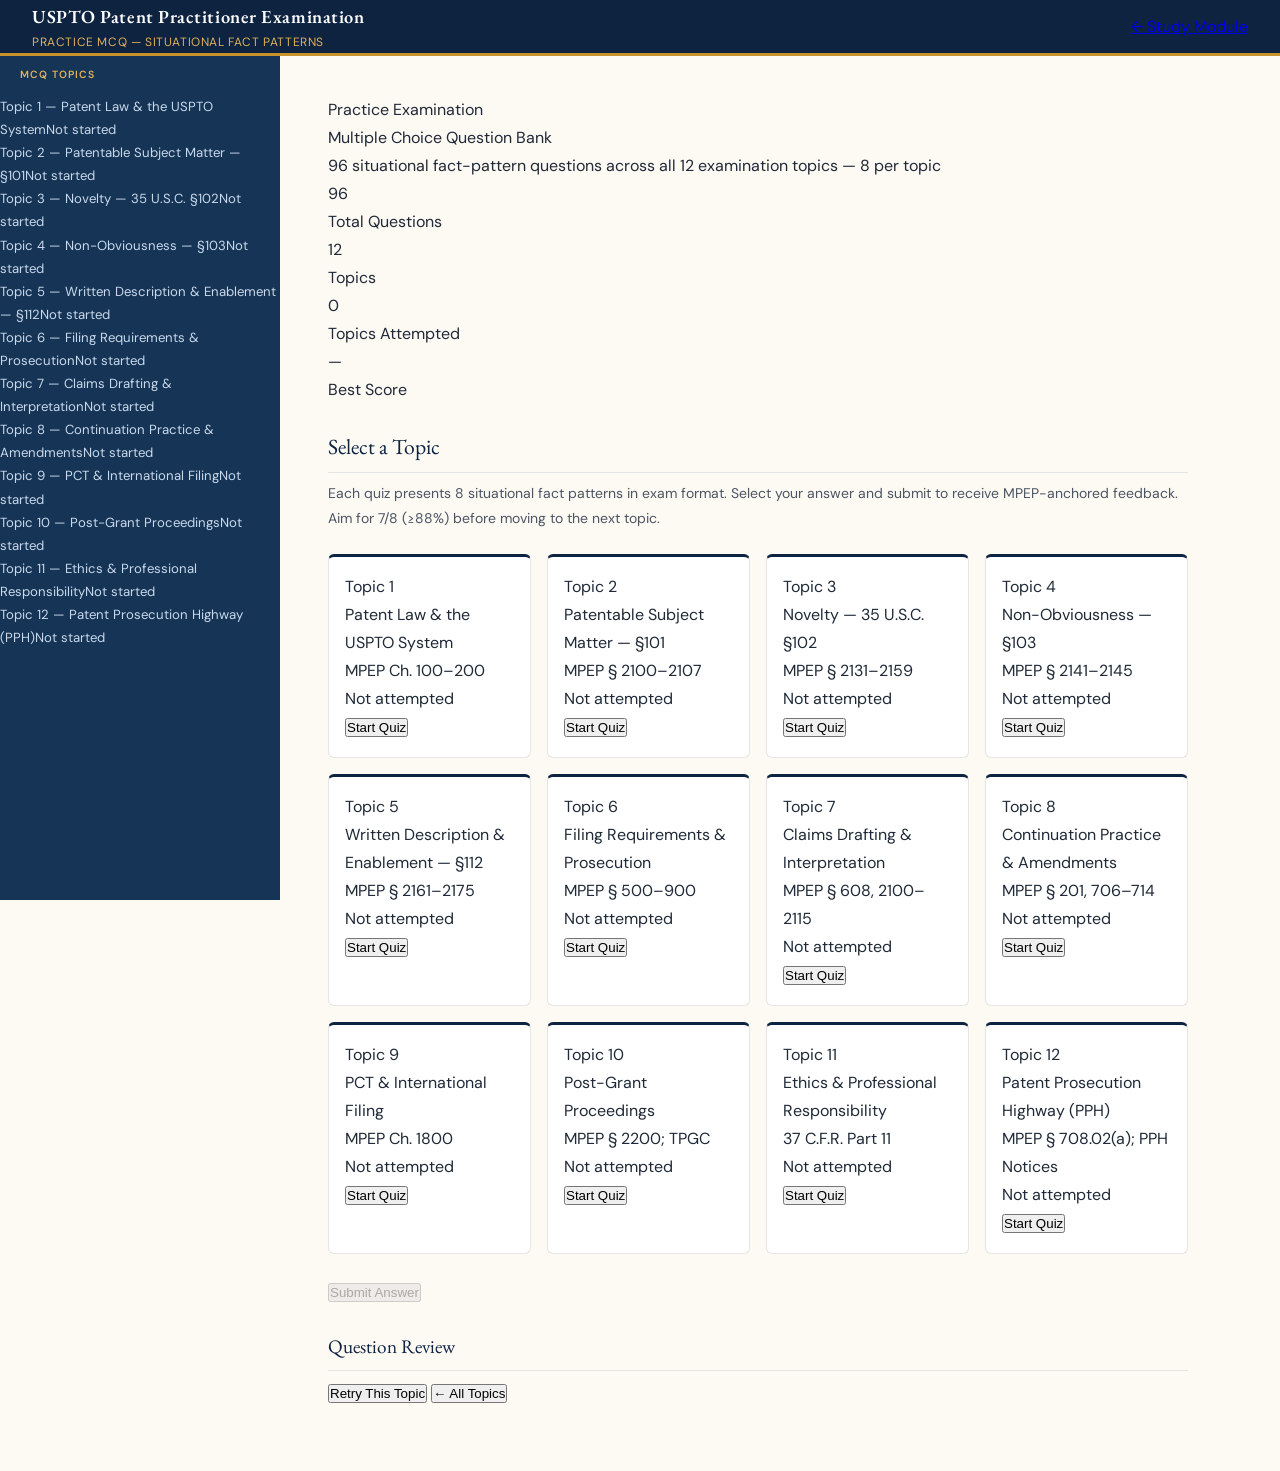
<file: quiz.html>
<!DOCTYPE html>
<html lang="en">
<head>
<meta charset="UTF-8">
<meta name="viewport" content="width=device-width, initial-scale=1.0">
<title>Practice MCQ — USPTO Patent Practitioner Examination</title>
<link rel="preconnect" href="https://fonts.googleapis.com">
<link href="https://fonts.googleapis.com/css2?family=EB+Garamond:ital,wght@0,400;0,500;0,600;1,400&family=DM+Sans:wght@300;400;500;600&family=JetBrains+Mono:wght@400;500&display=swap" rel="stylesheet">
<link rel="stylesheet" href="styles.css">
</head>
<body>

<nav class="topbar">
  <div>
    <div class="topbar-brand">USPTO Patent Practitioner Examination</div>
    <div class="topbar-sub">Practice MCQ — Situational Fact Patterns</div>
  </div>
  <div class="topbar-nav">
    <a href="index.html">← Study Module</a>
  </div>
</nav>

<div class="layout">

  <!-- SIDEBAR -->
  <aside class="sidebar">
    <div class="sidebar-heading">MCQ Topics</div>
    <div id="sidebar-links"></div>
  </aside>

  <main class="main">

    <!-- HUB -->
    <div id="screen-hub">
      <div class="hub-header">
        <div class="hub-meta">Practice Examination</div>
        <div class="hub-title">Multiple Choice Question Bank</div>
        <div class="hub-sub">96 situational fact-pattern questions across all 12 examination topics — 8 per topic</div>
      </div>

      <div class="hub-stats">
        <div class="hub-stat"><div class="n">96</div><div class="l">Total Questions</div></div>
        <div class="hub-stat"><div class="n">12</div><div class="l">Topics</div></div>
        <div class="hub-stat"><div class="n" id="stat-attempted">0</div><div class="l">Topics Attempted</div></div>
        <div class="hub-stat"><div class="n" id="stat-best">—</div><div class="l">Best Score</div></div>
      </div>

      <div style="margin:1.5rem 0 .5rem;font-family:'EB Garamond',serif;font-size:1.35rem;color:var(--navy);border-bottom:1px solid var(--grey-200);padding-bottom:.4rem;">Select a Topic</div>
      <p style="font-size:.875rem;color:var(--grey-600);margin-bottom:1rem;">Each quiz presents 8 situational fact patterns in exam format. Select your answer and submit to receive MPEP-anchored feedback. Aim for 7/8 (≥88%) before moving to the next topic.</p>
      <div class="topic-grid" id="hub-grid"></div>
    </div>

    <!-- QUIZ -->
    <div id="screen-quiz">
      <div class="quiz-header">
        <div class="quiz-meta" id="quiz-meta-label"></div>
        <div class="quiz-title" id="quiz-title-label"></div>
      </div>
      <div class="progress-row">
        <div class="progress-track"><div class="progress-fill" id="progress-fill"></div></div>
        <div class="progress-label" id="progress-label"></div>
      </div>
      <div class="q-card">
        <div class="q-top">
          <div class="q-label" id="q-num-label"></div>
          <div class="q-mpep" id="q-mpep-ref"></div>
        </div>
        <div class="q-scenario" id="q-scenario" style="display:none;"></div>
        <div class="q-stem" id="q-stem"></div>
        <div class="choices" id="q-choices"></div>
        <div class="q-actions">
          <button class="btn-submit" id="btn-submit" onclick="submitAnswer()" disabled>Submit Answer</button>
          <button class="btn-next" id="btn-next" onclick="nextQuestion()" style="display:none;">Next Question →</button>
          <button class="btn-finish" id="btn-finish" onclick="showResults()" style="display:none;">View Results</button>
        </div>
        <div class="explanation" id="q-explanation"></div>
      </div>
    </div>

    <!-- RESULTS -->
    <div id="screen-results">
      <div class="quiz-header">
        <div class="quiz-meta" id="res-meta-label"></div>
        <div class="quiz-title" id="res-title-label"></div>
      </div>
      <div class="results-card">
        <div class="results-score" id="res-score"></div>
        <div class="results-fraction" id="res-fraction"></div>
        <div class="results-verdict" id="res-verdict"></div>
        <div class="results-mpep" id="res-mpep"></div>
      </div>
      <div style="font-family:'EB Garamond',serif;font-size:1.2rem;color:var(--navy);margin:1.5rem 0 .5rem;border-bottom:1px solid var(--grey-200);padding-bottom:.4rem;">Question Review</div>
      <div class="review-list" id="review-list"></div>
      <div class="results-actions">
        <button class="btn-retry" onclick="retryTopic()">Retry This Topic</button>
        <button class="btn-hub" onclick="goHub()">← All Topics</button>
      </div>
    </div>

  </main>
</div>

<script>
// ═══════════════════════════════════════════════════════
//  QUESTION BANK
// ═══════════════════════════════════════════════════════

const TOPICS = [
  {
    id: 't1', num: 'Topic 1', title: 'Patent Law & the USPTO System', mpep: 'MPEP Ch. 100–200',
    questions: [
      {
        mpep: 'MPEP § 201.04 / 35 U.S.C. § 154',
        scenario: 'An inventor files a non-provisional utility patent application on 15 June 2023. The application claims priority to a provisional application filed on 14 June 2022. The patent is granted on 20 November 2025. No patent term adjustment applies.',
        stem: 'What is the expiration date of the patent?',
        choices: ['14 June 2042 — 20 years from the provisional filing date.','20 November 2042 — 17 years from the date of grant.','15 June 2043 — 20 years from the non-provisional filing date.','14 June 2037 — 15 years from the priority date, applicable to utility patents after the AIA.','20 November 2045 — 20 years from the date of grant.'],
        correct: 2,
        explanation: 'Under 35 U.S.C. §154(a)(2), a utility patent expires 20 years from the effective filing date of the earliest U.S. non-provisional application. The provisional application filing date is NOT the effective filing date for term purposes — provisionals do not mature into patents and cannot be the basis of term calculation. 20 years from 15 June 2023 = 15 June 2043. Answer C is correct.'
      },
      {
        mpep: 'MPEP § 1503 / 35 U.S.C. § 173',
        scenario: 'A designer files a design patent application on 1 April 2026 for the ornamental appearance of a new smartphone bezel. The application is granted on 15 September 2027.',
        stem: 'What is the term of the design patent, and when does the first maintenance fee fall due?',
        choices: ['14 years from the date of grant; no maintenance fees are required.','15 years from the date of grant; no maintenance fees are required.','20 years from the filing date; maintenance fees are due at 3.5, 7.5, and 11.5 years from grant.','15 years from the filing date; maintenance fees are due at 3.5 and 7.5 years from grant.','17 years from the date of grant; no maintenance fees are required.'],
        correct: 1,
        explanation: 'For design patent applications filed on or after 13 May 2015, the term is 15 years from the date of grant (Patent Law Treaties Implementation Act 2012). Design patents are not subject to maintenance fees — this distinguishes them from utility patents, which require fees at 3.5, 7.5 and 11.5 years from grant. The patent expires 15 September 2042. Answer B is correct. Answer A (14 years) was the old term for pre-PLTIA applications.'
      },
      {
        mpep: 'MPEP § 1601 / 35 U.S.C. § 163',
        scenario: 'A horticulturist has developed a new variety of rose bush that reproduces by cutting (asexual reproduction). The plant produces flowers of an unusual blue colour not previously observed in the wild or in cultivated varieties. The horticulturist seeks to protect the variety.',
        stem: 'Which of the following statements regarding plant patent protection is correct?',
        choices: ['A plant patent cannot be obtained for this variety because roses are not eligible subject matter under 35 U.S.C. §163.','A plant patent may be obtained because the variety is distinct and new and is asexually reproduced, other than by tuber propagation.','A plant patent has a term of 15 years from grant, like design patents, because both are non-utility patents.','A plant patent may not be obtained for any plant that already exists in cultivated form, even if the new variety has distinct characteristics.','A plant patent may only be obtained if the horticulturist also files a utility patent application covering the plant\'s genetic makeup.'],
        correct: 1,
        explanation: '35 U.S.C. §163 authorises plant patents for anyone who invents or discovers and asexually reproduces any distinct and new variety of plant, with two exceptions: tuber-propagated plants and plants found in an uncultivated state. Roses reproduced by cutting are within the statute. The term of a plant patent is 20 years from the filing date (same as utility patents), not 15 years. Answer B is correct.'
      },
      {
        mpep: 'MPEP § 1702 / 37 C.F.R. § 11.5',
        scenario: 'A biochemist with a PhD in molecular biology but no law degree wishes to represent a startup company before the USPTO in prosecuting a series of biotechnology patent applications. She has passed the USPTO registration examination.',
        stem: 'Which of the following accurately describes her status and authority?',
        choices: ['She may not represent others before the USPTO because she does not hold a law degree.','She is registered as a patent attorney and may represent others in all patent matters, including litigation.','She is registered as a patent agent and may represent others before the USPTO in patent prosecution, but may not represent clients in patent infringement litigation in federal court.','She may represent others before the USPTO only if she is supervised by a registered patent attorney.','She may represent the startup only if the startup executes a power of attorney naming her as counsel.'],
        correct: 2,
        explanation: 'A patent agent is a non-lawyer who has passed the USPTO registration examination and is registered to practise before the USPTO in patent prosecution matters. Patent agents may file and prosecute applications, respond to Office Actions, conduct examiner interviews, and appear before the PTAB on appeal. However, they may not engage in litigation (patent infringement suits) in federal court, which requires bar admission as an attorney. 37 C.F.R. §11.5 governs registration. Answer C is correct.'
      },
      {
        mpep: 'MPEP § 1201 / 35 U.S.C. § 134',
        scenario: 'An examiner has finally rejected all claims of a patent application. The applicant disagrees with the rejection and wishes to challenge the examiner\'s decision. The applicant has already filed one Request for Continued Examination (RCE).',
        stem: 'Which body has jurisdiction to hear an appeal from the examiner\'s final rejection?',
        choices: ['The U.S. District Court for the Eastern District of Virginia, which has exclusive jurisdiction over USPTO appeals.','The Court of Appeals for the Federal Circuit, which hears all appeals from USPTO examiners directly.','The Patent Trial and Appeal Board (PTAB), which hears appeals from applicants dissatisfied with examiner decisions.','The USPTO Director, who personally reviews all contested rejections.','The International Trade Commission, which has concurrent jurisdiction with the PTAB in patent prosecution matters.'],
        correct: 2,
        explanation: 'Appeals from examiner rejections are heard by the Patent Trial and Appeal Board (PTAB) under 35 U.S.C. §134 and MPEP Chapter 1200. After exhausting PTAB review, the applicant may appeal to either the U.S. District Court for the District of Columbia or the U.S. Court of Appeals for the Federal Circuit (not directly from the examiner). The ITC has no role in prosecution. Answer C is correct.'
      },
      {
        mpep: 'MPEP § 200.02 / 35 U.S.C. § 111',
        scenario: 'A patent practitioner is explaining the difference between provisional and non-provisional applications to a new client who has just conceived an invention.',
        stem: 'Which of the following statements about provisional patent applications is accurate?',
        choices: ['A provisional application must include at least one claim to obtain a filing date.','A provisional application establishes a priority date for up to 24 months, after which a non-provisional must be filed.','A provisional application is not examined and does not mature into a patent; it establishes a priority date for 12 months.','A provisional application, once filed, automatically converts to a non-provisional application if the inventor does not take action within 12 months.','A provisional application may claim the benefit of an earlier-filed provisional application under 35 U.S.C. §119(e).'],
        correct: 2,
        explanation: 'A provisional application under 35 U.S.C. §111(b) does not require claims and is never examined. It establishes a priority date that may be claimed by a corresponding non-provisional application filed within 12 months (not 24 months). The provisional lapses after 12 months — it does not automatically convert. A provisional cannot claim the benefit of another provisional. Answer C is correct.'
      },
      {
        mpep: 'MPEP § 1893.03 / 35 U.S.C. § 371',
        scenario: 'A practitioner is advising a client who filed a PCT application on 1 November 2024, claiming priority to a U.S. provisional filed on 2 November 2023. The client wishes to enter the U.S. national phase.',
        stem: 'What is the deadline for U.S. national phase entry?',
        choices: ['1 November 2026 — 24 months from the PCT filing date.','2 November 2025 — 12 months from the priority date.','2 May 2026 — 30 months from the priority date of 2 November 2023.','1 May 2027 — 42 months from the priority date, if a Chapter II demand was filed.','2 November 2026 — 36 months from the PCT filing date.'],
        correct: 2,
        explanation: 'Under 37 C.F.R. §1.495 and MPEP §1893.03, entry into the U.S. national phase must occur by 30 months from the earliest claimed priority date. The earliest priority date here is the provisional filing date of 2 November 2023. 30 months from 2 November 2023 = 2 May 2026. Note that filing a Chapter II demand does not extend the 30-month deadline for U.S. national phase entry (unlike some other jurisdictions). Answer C is correct.'
      },
      {
        mpep: 'MPEP § 101 / 37 C.F.R. § 1.14',
        scenario: 'A journalist contacts the USPTO seeking access to a pending patent application that was filed 14 months ago. The applicant has not made any request for early publication, and the application has not been published.',
        stem: 'Under what circumstances may the pending application be accessible to the public?',
        choices: ['Pending U.S. applications are always publicly available 12 months after filing.','The application is accessible because it has been pending for more than 12 months.','Pending U.S. applications are generally not open to public inspection unless the application has been published (typically 18 months from the priority date) or patented.','The journalist may obtain access by submitting a Freedom of Information Act request to the USPTO.','The application is open to inspection because the applicant has not requested confidentiality.'],
        correct: 2,
        explanation: 'Under 35 U.S.C. §122 and 37 C.F.R. §1.14, pending U.S. patent applications are confidential and not open to public inspection unless and until they are published (typically 18 months from the earliest effective filing or priority date) or a patent is granted. An application filed 14 months ago would not yet be published unless the applicant requested early publication. FOIA does not override patent application confidentiality. Answer C is correct.'
      }
    ]
  },
  {
    id: 't2', num: 'Topic 2', title: 'Patentable Subject Matter — §101', mpep: 'MPEP § 2100–2107',
    questions: [
      {
        mpep: 'MPEP § 2106.04(a) / Alice Corp.',
        scenario: 'An applicant claims: "A computerised method of managing a hedging transaction, comprising: identifying a market risk associated with a financial position; calculating a hedge value using an algorithm; and storing the calculated hedge value in a computer database." The examiner rejects under §101.',
        stem: 'Under the Alice/Mayo framework as codified in MPEP §2106, what is the most accurate analysis of the claim?',
        choices: ['The claim fails Step 1 because it does not recite a process, machine, manufacture or composition of matter.','The claim satisfies §101 because it is implemented on a computer, which constitutes a specific machine.','The claim is directed to an abstract idea (the concept of hedging financial risk). The additional elements — performing the method on a generic computer and storing data in a database — are well-understood, routine, conventional activities that do not integrate the exception into a practical application. The claim is therefore not patent-eligible.','The claim is directed to an abstract idea but is patent-eligible because it produces a useful, concrete and tangible result.','The claim is not directed to any judicial exception and is therefore patent-eligible under Step 2A Prong 1.'],
        correct: 2,
        explanation: 'Applying the Alice/Mayo two-step: (Step 2A Prong 1) the claim is directed to the abstract idea of hedging financial risk — a fundamental economic concept. (Step 2A Prong 2) the additional elements (computer implementation, database storage) amount only to well-understood, routine, conventional computer activity. Implementing an abstract idea on a generic computer does not integrate the exception into a practical application. The "useful, concrete and tangible result" test was explicitly rejected by the Federal Circuit and superseded by Alice. Answer C is correct.'
      },
      {
        mpep: 'MPEP § 2106.04(b) / Mayo v. Prometheus',
        scenario: 'A pharmaceutical company claims: "A method of optimising therapeutic efficacy for treatment of an immune-mediated gastrointestinal disorder, comprising: administering a drug to a subject; determining a metabolite level in the subject; and wherein a metabolite level below 230 pmol per 8×10⁸ red blood cells indicates a need to increase the drug dosage." The claim is based on the correlation between metabolite levels and therapeutic response — a naturally occurring relationship.',
        stem: 'Which of the following most accurately reflects the §101 analysis?',
        choices: ['The claim is eligible because it recites specific steps of administering a drug and measuring metabolite levels, which are physical, practical steps beyond the natural correlation.','The claim is not eligible under §101 because it fails to recite a specific machine.','The claim is directed to a law of nature (the correlation between metabolite levels and therapeutic response). The additional steps of administering the drug and determining the metabolite level are conventional in the field of gastroenterology and do not amount to significantly more than the natural law itself.','The claim is eligible because pharmaceutical method claims are categorically exempt from §101 analysis under the machine-or-transformation test.','The claim fails Step 1 because it is directed to a mental process.'],
        correct: 2,
        explanation: 'This is closely analogous to Mayo v. Prometheus, 566 U.S. 66 (2012). The correlation between metabolite levels and therapeutic efficacy is a law of nature. The additional steps (administering the drug, measuring the metabolite) are well-understood, routine, conventional medical steps that were already known in the art. They do not add an "inventive concept" sufficient to transform the claim into a patent-eligible application of the natural law. The machine-or-transformation test is not a categorical rule. Answer C is correct.'
      },
      {
        mpep: 'MPEP § 2105 / Myriad Genetics',
        scenario: 'A research institute has isolated the BRCA1 gene from a human chromosome. The institute also created cDNA corresponding to the BRCA1 coding sequence by reverse-transcribing mRNA. The institute claims both the isolated BRCA1 genomic DNA and the cDNA.',
        stem: 'Under Association for Molecular Pathology v. Myriad Genetics, which of the following claims is patent-eligible?',
        choices: ['Both the isolated genomic BRCA1 DNA and the cDNA are eligible because both required significant laboratory work to isolate and create.','Neither the isolated genomic BRCA1 DNA nor the cDNA is eligible because both are derived from naturally occurring sequences.','The isolated genomic BRCA1 DNA is eligible because isolation from the chromosome changes its chemical structure. The cDNA is not eligible because it mirrors the natural coding sequence.','Neither the isolated genomic DNA nor the cDNA is eligible because they constitute natural phenomena under §101.','The cDNA is eligible because it is not found in nature — it is synthetically created and does not include introns. The isolated genomic BRCA1 DNA is not eligible because it represents a naturally occurring segment.'],
        correct: 4,
        explanation: 'In Myriad Genetics (2013), the Supreme Court held that isolated naturally occurring DNA sequences are products of nature not eligible under §101 — the act of isolation does not make them patent-eligible even though it requires significant effort. However, cDNA — which is synthetically created by reverse-transcribing mRNA and therefore lacks the introns present in genomic DNA — does not occur naturally and is therefore patent-eligible subject matter. Answer E is correct.'
      },
      {
        mpep: 'MPEP § 2107.01',
        scenario: 'An applicant claims a chemical compound with a specific molecular structure. The specification states that the compound "may be useful" in treating cancer but provides no experimental data and no explanation of the mechanism by which the compound would produce a therapeutic effect. The examiner rejects the claim for failure to satisfy the utility requirement.',
        stem: 'Which of the following best describes the applicable utility standard and whether the rejection is proper?',
        choices: ['The rejection is improper; it is sufficient that the compound has a molecular structure that could potentially interact with cancer cells.','The utility requirement is satisfied by identifying any theoretical use, however speculative. The rejection is improper.','The utility requirement requires that the claimed utility be specific, substantial and credible. An assertion that a compound "may be useful" without supporting data or a credible mechanism does not satisfy this standard. The rejection is proper.','The utility requirement under §101 only applies to process claims, not composition of matter claims. The rejection is improper.','The rejection is improper because chemical compounds cannot be rejected for lack of utility unless they are proven to be harmful.'],
        correct: 2,
        explanation: 'MPEP §2107 codifies the requirement that claimed utility must be specific (not a general assertion), substantial (of real-world value, not merely theoretical), and credible (believable to a person of ordinary skill in the art). A bare assertion that a compound "may be useful" without experimental support or a credible mechanism does not satisfy the credibility prong, particularly in unpredictable arts like drug development. The examiner\'s rejection is proper. Answer C is correct.'
      },
      {
        mpep: 'MPEP § 2106.05(a)',
        scenario: 'A software company claims: "A system for routing emergency service calls, comprising: a network interface configured to receive call data including caller location; a processor configured to apply an algorithm to identify the nearest available emergency response unit; and a display unit showing the routing result." The examiner argues the claim is directed to an abstract idea.',
        stem: 'Under Step 2A Prong 2 of the USPTO eligibility framework, which analysis is most appropriate?',
        choices: ['The claim is not eligible because it relies on a processor and algorithm, which are per se abstract.','The claim is directed to an abstract idea (routing data) but the additional elements — network interface, processor, and display configured for a specific emergency routing function — integrate the exception into a practical application by improving the functioning of a technical system. The claim is likely eligible.','The claim is eligible because any claim that recites a physical machine (processor, display) automatically satisfies §101.','The claim is not eligible because routing algorithms are categorically excluded from patent protection after Alice.','The claim fails Step 1 because a system for routing calls is not a process, machine, manufacture or composition of matter.'],
        correct: 1,
        explanation: 'Under Step 2A Prong 2, even if a claim recites a judicial exception, it may be eligible if the additional elements integrate the exception into a practical application — for example, by improving the technical function of the system itself. Here, the claim is directed to a specific technical implementation of emergency call routing that applies the algorithm to a particular real-world problem with a configured hardware system. This is distinguishable from claims that merely apply an abstract idea on a generic computer. Answer B is correct.'
      },
      {
        mpep: 'MPEP § 2106.03',
        scenario: 'An applicant claims: "A method comprising: receiving, by a server, a data input; and transmitting, by the server, the data input to a remote device." The examiner considers whether Step 1 of the eligibility analysis is satisfied.',
        stem: 'Under Step 1 of the USPTO §101 framework, how should the examiner classify this claim?',
        choices: ['The claim falls within the "machine" category because it recites a server.','The claim falls within the "process" category because it recites a series of steps (receiving and transmitting) performed by a server.','The claim does not fall within any statutory category and should be rejected under Step 1.','The claim falls within the "manufacture" category because electronic signals are manufactured products.','The claim should be classified as a composition of matter because data is a substance.'],
        correct: 1,
        explanation: 'Under MPEP §2106.03, Step 1 asks whether the claim falls within one of the four statutory categories: process, machine, manufacture or composition of matter. A method claim — even one performed by a computer — recites a series of steps and therefore falls within the "process" category. Step 1 is satisfied. The eligibility analysis then proceeds to Step 2A. Answer B is correct. Note that satisfying Step 1 does not mean the claim is eligible — it merely means analysis continues.'
      },
      {
        mpep: 'MPEP § 2106.04(c)',
        scenario: 'An applicant claims a mathematical formula for calculating the optimal curing time for rubber based on temperature, time, and other variables. The claim is worded as a process claim but essentially captures the formula itself.',
        stem: 'Which of the following best describes the eligibility analysis for a claim that essentially encompasses a mathematical formula?',
        choices: ['Mathematical formulas are eligible under §101 because they represent a process.','A claim that wholly preempts a mathematical formula is not patent-eligible, as mathematical formulas are a form of abstract idea and a law of nature. If the claim would effectively prevent all uses of the formula, it is not eligible regardless of how it is drafted.','Mathematical formula claims are eligible so long as they recite at least one physical step, such as applying the formula in a physical process.','Claims directed to mathematical formulas are per se eligible because they produce specific, tangible results.','A mathematical formula is a natural phenomenon under §101 and is only eligible if it is isolated from all other materials.'],
        correct: 1,
        explanation: 'Mathematical formulas and relationships are abstract ideas (or in some cases laws of nature) under §101 — Gottschalk v. Benson (1972) established this. A claim that in effect wholly preempts use of a mathematical formula lacks eligibility. However, after Diehr (1981), a claim that applies a formula to a specific physical process in a non-conventional way may be eligible. The key issue is whether the claim scope effectively monopolises the formula itself. Answer B is correct. Answer C is too broad — not every physical step is sufficient to confer eligibility.'
      },
      {
        mpep: 'MPEP § 2106.07(a)',
        scenario: 'An examiner has rejected claims 1-10 under 35 U.S.C. §101, asserting that they are directed to an abstract idea of "collecting and analysing data." The applicant disagrees and wishes to respond.',
        stem: 'Under USPTO guidance in MPEP §2106, what is the examiner\'s burden in making a §101 rejection, and what must the applicant do to overcome it?',
        choices: ['The examiner need only state "abstract idea" in the rejection; the burden then shifts entirely to the applicant to prove eligibility.','The examiner must provide a reasoned explanation identifying the specific abstract idea to which the claim is directed, supported by the claim language. The applicant may rebut by demonstrating that the claim as a whole integrates the exception into a practical application, or by amending claims to add eligible subject matter.','The applicant has no burden to overcome a §101 rejection — only §102 and §103 rejections require a response.','The examiner must identify prior art showing that the abstract idea was previously patented before the rejection is proper.','A §101 rejection can only be overcome by amending claims; arguments alone are never sufficient.'],
        correct: 1,
        explanation: 'MPEP §2106.07(a) sets out the examiner\'s burden: the examiner must provide a reasoned rejection that identifies the specific judicial exception and explains why the claim is directed to it. A conclusory label such as "abstract idea" without analysis is insufficient. In response, the applicant may argue that the claim does not recite a judicial exception (Prong 1), that it integrates the exception into a practical application (Prong 2), or that it adds significantly more (Step 2B). Arguments alone can overcome a §101 rejection — amendment is not always required. Answer B is correct.'
      }
    ]
  },
  {
    id: 't3', num: 'Topic 3', title: 'Novelty — 35 U.S.C. §102', mpep: 'MPEP § 2131–2159',
    questions: [
      {
        mpep: 'MPEP § 2152.02(a) / AIA §102(a)(1)',
        scenario: 'Inventor B files a patent application on 1 October 2025. Prior to filing, the following events occurred: (1) a third-party researcher published a paper describing the identical invention on 5 October 2024 — 361 days before B\'s filing; (2) Inventor B publicly demonstrated the invention at a trade show on 1 October 2024 — exactly 365 days before filing.',
        stem: 'Which of the following correctly characterises these disclosures under AIA §102?',
        choices: ['Both disclosures are excused by the one-year grace period because both occurred within one year of filing.','The third-party paper is prior art because it was made by someone other than the inventor. The inventor\'s own trade show demonstration is not prior art because it occurred exactly 365 days before filing and falls within the §102(b)(1)(A) grace period.','Both disclosures are prior art because neither is dated within 12 months of filing.','The inventor\'s trade show demonstration is prior art under §102(a)(1) and cannot be excused. The third-party paper is excused because the inventor demonstrated the invention first.','Neither disclosure is prior art because public demonstrations and academic papers are not listed in §102(a)(1).'],
        correct: 1,
        explanation: 'Under AIA §102(b)(1)(A), a disclosure made one year or less before the effective filing date is not prior art if made by the inventor. "One year or less" means the disclosure date must be no earlier than one year (365 days) before filing. The inventor\'s demonstration was exactly 365 days before — it is within the grace period and excused. The third-party paper (361 days before) is within one year of filing BUT the §102(b)(1) grace period does not protect independent third-party disclosures — they remain prior art under §102(a)(1). Answer B is correct.'
      },
      {
        mpep: 'MPEP § 2154.01 / AIA §102(b)(2)',
        scenario: 'Company X files a patent application (Application X) on 1 March 2024. Company Y, which is wholly owned by the same parent corporation as Company X, files a patent application (Application Y) on 1 January 2024 — two months before Application X. Application Y describes the same invention claimed in Application X. Both companies were under a common obligation of assignment to the parent at the time Application Y was filed.',
        stem: 'Is Application Y prior art to Application X under AIA §102(a)(2)?',
        choices: ['Yes. Application Y is prior art to Application X under §102(a)(2) because it was effectively filed before Application X and names different inventors.','No. Application Y is not prior art to Application X because both applications were filed in the same year.','Application Y is prior art under §102(a)(2) because it was filed before Application X, but the §102(b)(2)(C) exception applies because both applications were commonly owned at the time of the earlier disclosure. Application Y is therefore not prior art against Application X.','Application Y is not prior art because patent applications are never prior art until they are published.','Application Y would only be prior art if it was published before Application X was filed.'],
        correct: 2,
        explanation: 'Under AIA §102(a)(2), an earlier-filed application naming another inventor is prior art (so-called "secret prior art"). However, §102(b)(2)(C) creates an exception: the earlier application is not prior art if the subject matter disclosed and the claimed invention were, not later than the effective filing date of the claimed invention, owned by the same person or subject to an obligation of assignment to the same person. Because both companies were commonly owned (through the parent) at the time of the disclosure, the §102(b)(2)(C) exception applies and Application Y is not prior art. Answer C is correct.'
      },
      {
        mpep: 'MPEP § 2131 / Anticipation',
        scenario: 'A prior art reference discloses a composition comprising compounds A and B in a ratio of 1:1. The applicant claims a composition comprising compounds A and B "in a ratio of about 1:1 to about 2:1." The examiner asserts that the prior art reference anticipates the claim.',
        stem: 'Is the examiner\'s anticipation rejection proper?',
        choices: ['No. Anticipation requires that every element of the claim be disclosed in a single reference. Since the prior art discloses only the 1:1 ratio and the claim includes a range extending to 2:1, the prior art does not disclose every element of the claim.','Yes. Because the prior art discloses the 1:1 ratio, and 1:1 falls within the claimed range of "about 1:1 to about 2:1," the prior art anticipates the claim. A prior art disclosure that falls within a claimed range anticipates the claim.','No. A prior art reference that discloses a specific point within a claimed range can only support an obviousness rejection under §103, not an anticipation rejection under §102.','Yes, but only if the prior art reference also expressly discloses the 2:1 end of the range.','No. A range claim can never be anticipated by a prior art reference that discloses a single point within the range.'],
        correct: 1,
        explanation: 'Under longstanding Federal Circuit precedent codified in MPEP §2131.03, a prior art reference that discloses a specific value within a claimed range anticipates the claim. The prior art\'s 1:1 ratio falls within the claimed range of "about 1:1 to about 2:1." Therefore, the prior art anticipates the claim — every element (compounds A and B, in a ratio encompassed by the claim) is disclosed in the single reference. Answer B is correct. This is a critical distinction from the rule that a range claim cannot be anticipated by a different range not overlapping with it.'
      },
      {
        mpep: 'MPEP § 2131.01 / Inherent Anticipation',
        scenario: 'A prior art reference discloses a process for manufacturing a steel alloy by combining iron with carbon at a specific temperature. The applicant claims the same process but adds the limitation "wherein the resulting alloy has a Rockwell hardness of at least 60 HRC." The examiner asserts that when the disclosed process is carried out, the resulting alloy necessarily has a Rockwell hardness of at least 60 HRC, even though this property was never mentioned in the prior art.',
        stem: 'Under the doctrine of inherent disclosure, may the prior art reference anticipate the claim?',
        choices: ['No. A claim element can only be anticipated if it is expressly stated in the prior art. Inherent disclosure cannot be the basis for anticipation.','Yes. If carrying out the prior art process necessarily and inevitably produces an alloy with the claimed hardness — even though that property was not recognized or mentioned in the prior art — the property is inherently disclosed and the claim is anticipated.','Yes, but only if the applicant admits in the specification that the prior art process produces the claimed hardness.','No. Inherent disclosure applies only to method claims, not to product-by-process claims or composition claims.','Yes, but the examiner must establish inherent disclosure by showing that the property would be probable, though not necessarily inevitable, in the prior art process.'],
        correct: 1,
        explanation: 'Under MPEP §2131.01, inherent anticipation applies when a prior art reference necessarily and inevitably produces the claimed result or possesses the claimed property, even if that result or property was not recognised or disclosed in the reference. The standard is necessity — not probability or possibility. If the prior art process always produces the claimed hardness level when carried out, the hardness is inherently disclosed and the claim is anticipated. Answer B is correct. Answer E misstates the standard — "probable" is insufficient.'
      },
      {
        mpep: 'MPEP § 2152.01 / AIA Effective Date',
        scenario: 'A practitioner is analysing prior art for a patent application with an effective filing date of 10 March 2013.',
        stem: 'Which version of §102 applies to this application, and what is the significance of the 16 March 2013 threshold?',
        choices: ['AIA §102 applies because the application was filed in 2013, after the AIA was enacted in 2011.','Pre-AIA §102 applies because the effective filing date is before 16 March 2013 — the date on which AIA §102 first applies to applications. This application is governed by the old first-to-invent rules.','The practitioner must apply both pre-AIA and AIA §102 simultaneously and choose the more favorable version.','AIA §102 applies to all applications regardless of filing date because the AIA amended the entire Patent Act.','Pre-AIA §102 applies only if the applicant specifically elects it in the specification.'],
        correct: 1,
        explanation: 'MPEP §2151 explains that AIA §102 applies to any application whose effective filing date is on or after 16 March 2013. An application with an effective filing date of 10 March 2013 — six days before the threshold — is governed by pre-AIA §102, including the first-to-invent priority system and the §102(b) one-year prior art date measured from the application filing date (not from the disclosure date as under AIA). Answer B is correct. This date is frequently tested on the Patent Bar.'
      },
      {
        mpep: 'MPEP § 2133 / Pre-AIA On-Sale Bar',
        scenario: 'Under pre-AIA §102(b), an inventor sold 50 units of the claimed invention on 15 January 2009 to a commercial customer in an arms-length transaction. The invention was fully reduced to practice and was ready for patenting at the time of the sale. The inventor filed a patent application on 20 January 2010.',
        stem: 'Is the invention barred under pre-AIA §102(b)?',
        choices: ['No. The on-sale bar under pre-AIA §102(b) only applies to third-party sales, not to sales made by the inventor.','No. Pre-AIA §102(b) requires that a sale occur more than one year before filing to create a bar. The sale on 15 January 2009 is more than one year before the 20 January 2010 filing date, so the bar applies — but only to the claims directed to the sold embodiment.','Yes. The sale on 15 January 2009 occurred more than one year before the 20 January 2010 filing date (by 5 days). The invention was ready for patenting and was the subject of a commercial offer for sale. The pre-AIA §102(b) bar applies and the invention is not patentable.','No. The on-sale bar only applies when the sale is made to a member of the general public, not to a single commercial customer.','Yes, but the bar can be overcome by proving that the sale was experimental in nature.'],
        correct: 2,
        explanation: 'Under pre-AIA §102(b), an invention is barred if it was "on sale in this country more than one year prior to the date of the application." The sale of 15 January 2009 occurred exactly 370 days (more than one year) before the 20 January 2010 filing. The two-part Pfaff test (the invention was the subject of a commercial offer for sale; and the invention was ready for patenting) is satisfied. The bar applies to inventor sales as well as third-party sales. The "experimental use" exception might negate the bar, but the facts state the sale was commercial. Answer C is correct.'
      },
      {
        mpep: 'MPEP § 2131.02 / Anticipation — Multiple References',
        scenario: 'An examiner wishes to reject a claim under 35 U.S.C. §102. Reference A discloses elements 1, 2, and 3 of the claim. Reference B discloses element 4. No single reference discloses all four elements.',
        stem: 'May the examiner combine References A and B to support an anticipation rejection under §102?',
        choices: ['Yes. §102 allows the examiner to combine multiple references to show that every element of the claim was known in the prior art.','No. Anticipation under §102 requires that every element of the claim be found in a single prior art reference. Combining two references to meet all claim elements is a §103 obviousness analysis, not a §102 anticipation analysis.','Yes, but only if References A and B are in the same field of technology.','Yes, if the examiner expressly states that References A and B are "incorporated by reference" into each other.','No, unless the applicant specifically objects to the use of multiple references.'],
        correct: 1,
        explanation: 'Anticipation under §102 is a "single reference" doctrine: every element of the claim must be disclosed in a single prior art reference to sustain an anticipation rejection. Combining two or more references to collectively disclose all claim elements is the domain of §103 obviousness, not §102 anticipation. The examiner in this scenario would need to frame the rejection as a §103 obviousness rejection, providing a reason to combine References A and B. Answer B is correct.'
      },
      {
        mpep: 'MPEP § 2153.02 / AIA §102(b)(1)(B)',
        scenario: 'Inventor C discloses her invention in a journal article on 1 June 2024. Six months later, on 1 December 2024, a third party — unaware of C\'s disclosure — independently publishes a paper describing the same invention. Inventor C then files a patent application on 1 April 2025.',
        stem: 'Under AIA §102, is the third party\'s December 2024 paper prior art against Inventor C\'s April 2025 application?',
        choices: ['Yes. The third-party paper was published more than one year before C\'s filing date, so the grace period does not apply.','Yes. The §102(b)(1) grace period does not protect against independent third-party disclosures, so the December 2024 paper is prior art.','No. Under §102(b)(1)(B), a third-party disclosure made after the inventor\'s own public disclosure is not prior art, provided the inventor files within one year of their own disclosure. C\'s June 2024 journal article triggered a one-year window, and the third-party paper appeared after C\'s own disclosure.','No, but only if C can prove that the third party derived the invention from her journal article.','Yes. The third-party paper is prior art because it was published by someone other than the inventor.'],
        correct: 2,
        explanation: 'AIA §102(b)(1)(B) provides that a disclosure is not prior art if the subject matter disclosed "had, before such disclosure, been publicly disclosed by the inventor or a joint inventor." This "prior public disclosure" grace period means that once an inventor publicly discloses their invention, subsequent independent third-party disclosures of the same subject matter are disqualified as prior art, provided the inventor files within one year of their own disclosure. C\'s June 2024 disclosure preceded the third-party paper, and C filed in April 2025 — within one year of her own disclosure. The third-party paper is not prior art. Answer C is correct.'
      }
    ]
  },
  {
    id: 't4', num: 'Topic 4', title: 'Non-Obviousness — §103', mpep: 'MPEP § 2141–2145',
    questions: [
      {
        mpep: 'MPEP § 2141 / Graham v. John Deere',
        scenario: 'An examiner is preparing a §103 obviousness rejection for a patent application directed to a new type of bicycle brake. The examiner has identified two prior art references: Reference A shows the brake mechanism, and Reference B shows a bicycle application in the same field. The examiner must conduct the Graham analysis.',
        stem: 'Which of the following correctly identifies the four Graham v. John Deere factual inquiries in their proper order?',
        choices: ['(1) commercial success of the invention; (2) scope and content of the prior art; (3) differences between the prior art and the claim; (4) level of ordinary skill in the art.','(1) scope and content of the prior art; (2) differences between the prior art and the claims; (3) level of ordinary skill in the pertinent art; (4) secondary considerations (objective indicia of non-obviousness).','(1) level of ordinary skill in the art; (2) scope and content of the prior art; (3) secondary considerations; (4) differences between the prior art and the claims.','(1) differences between the prior art and the claims; (2) scope and content of the prior art; (3) commercial success; (4) level of ordinary skill in the art.','(1) scope and content of the prior art; (2) commercial success; (3) level of ordinary skill in the art; (4) differences between the prior art and the claims.'],
        correct: 1,
        explanation: 'Graham v. John Deere Co., 383 U.S. 1 (1966) established the four factual inquiries underlying every §103 determination: (1) scope and content of the prior art; (2) differences between the prior art and the claims at issue; (3) level of ordinary skill in the pertinent art; and (4) secondary considerations (objective indicia of non-obviousness) such as commercial success, long-felt need, and failure of others. These are factual findings; the ultimate conclusion of obviousness is a legal question. Answer B is correct.'
      },
      {
        mpep: 'MPEP § 2143 / KSR',
        scenario: 'An examiner combines two prior art references to reject a claim as obvious under §103. Reference A teaches a catalytic converter for automobile exhaust. Reference B teaches a different type of filter used in industrial settings. The examiner states: "A POSITA would have been motivated to combine References A and B because both deal with filtration and because combining them would yield predictable results — a more efficient converter." The applicant argues that the references are from different fields.',
        stem: 'Under post-KSR USPTO practice as codified in MPEP §2143, which of the following is correct?',
        choices: ['The rejection is improper because the references are from different fields of technology, which means a POSITA would not have considered combining them.','The rejection is improper because the examiner has not identified an express teaching, suggestion or motivation (TSM) in the prior art itself to combine the references.','The rejection is proper. Post-KSR, a reason to combine need not be found expressly in the prior art. It is sufficient that a POSITA would have had a reason — such as achieving predictable results — to combine known elements from analogous fields. The examiner has articulated this reason.','The rejection is improper because §103 requires the examiner to identify a specific secondary consideration supporting obviousness.','The rejection is proper only if the references are in the exact same field of technology.'],
        correct: 2,
        explanation: 'KSR International v. Teleflex, 550 U.S. 398 (2007) rejected the rigid TSM test. Post-KSR, the examiner need not identify an express teaching to combine in the prior art. The relevant question is whether a POSITA would have had a reason to combine with a reasonable expectation of success. MPEP §2143 lists multiple rationales including: combining known elements with known methods to achieve predictable results. The examiner\'s rationale — predictable results from combining related filtration technologies — is a valid KSR rationale. References from analogous but not identical fields may still be combined. Answer C is correct.'
      },
      {
        mpep: 'MPEP § 2145 / Secondary Considerations — Nexus',
        scenario: 'An applicant submits evidence that her patented drug has achieved $500 million in annual sales since launch. She argues this commercial success demonstrates non-obviousness. The examiner notes that the drug is the first medication ever approved by the FDA for the specific condition, meaning there are no competing products on the market.',
        stem: 'How should the examiner evaluate the commercial success evidence?',
        choices: ['Commercial success is a conclusive indicator of non-obviousness. The examiner must withdraw the §103 rejection.','The commercial success evidence must be given substantial weight because the dollar figure is large.','The examiner must evaluate whether there is a nexus between the commercial success and the merits of the claimed invention. Here, the commercial success may be attributable to the drug\'s status as the only FDA-approved treatment — i.e., market exclusivity — rather than the inventiveness of the claimed subject matter. Without a nexus to the inventive features, the commercial success has limited probative value.','Commercial success is irrelevant to §103 and the examiner should disregard the evidence entirely.','The examiner must find that the §103 rejection is overcome if the sales figures are not disputed.'],
        correct: 2,
        explanation: 'MPEP §2145 requires that secondary consideration evidence — including commercial success — have a nexus to the merits of the claimed invention. The nexus requirement means the success must be attributable to the claimed inventive features, not to extrinsic factors. Where commercial success results from market exclusivity (e.g., being the only FDA-approved product) rather than from the invention\'s superiority, the nexus is absent and the evidence has little probative weight. The examiner is correct to scrutinise whether the success reflects inventiveness. Answer C is correct.'
      },
      {
        mpep: 'MPEP § 2143(E) / Obvious to Try',
        scenario: 'An applicant claims a pharmaceutical compound selected from a group of five structurally related compounds that all demonstrated anti-inflammatory activity. The prior art identified these exact five compounds as candidates for anti-inflammatory therapy and suggested that all five should be screened for efficacy, but did not perform the screening. The applicant\'s selected compound proved effective.',
        stem: 'Under the "obvious to try" rationale, is this claim likely obvious?',
        choices: ['No. Selecting from a group of five compounds requires inventive skill and cannot be obvious.','Yes. Where the prior art identifies a finite number of identified, predictable candidates and suggests testing all of them, selecting one of those candidates and finding it effective is obvious to try. The claim is likely invalid under §103.','No. The obvious-to-try rationale does not apply in pharmaceutical cases because drug efficacy is inherently unpredictable.','Yes, but only if the applicant performed no more than routine experimentation.','No. A claim to a specific compound is never obvious as long as the specification demonstrates unexpected results.'],
        correct: 1,
        explanation: 'One of the post-KSR rationales codified in MPEP §2143(E) is "obvious to try": where a design need or market pressure leads a POSITA to choose from a finite number of identified, predictable solutions, selecting one of those solutions is obvious. Here the prior art explicitly identified the exact five compounds and suggested screening all of them — a finite, predictable set. Selecting one of them and confirming its efficacy is the expected result of that obvious screening. This analysis applies even in pharmaceutical cases. Answer B is correct.'
      },
      {
        mpep: 'MPEP § 2141.01 / POSITA',
        scenario: 'A §103 rejection is being evaluated for a claim directed to a microprocessor design incorporating a novel cache architecture. The examiner has characterised the POSITA as "a person with a bachelor\'s degree in electrical engineering and one year of industry experience in semiconductor design."',
        stem: 'Which of the following statements about the POSITA standard in a §103 analysis is accurate?',
        choices: ['The POSITA is assumed to be aware of all prior art in every technical field, without restriction.','The POSITA is defined by the applicant in the claims and the examiner must accept that definition.','The POSITA is a hypothetical person who is presumed to have ordinary skill and knowledge of all relevant prior art in the pertinent field at the time the invention was made. The POSITA is neither an expert nor a novice, but a person of ordinary competence. The examiner\'s characterisation must be supported by facts, though it is often implicit from the prior art itself.','The POSITA standard requires the examiner to find a real, named individual with ordinary skill in the art and compare the invention to that person\'s capabilities.','The POSITA must always have an advanced degree in the relevant field.'],
        correct: 2,
        explanation: 'The POSITA (person of ordinary skill in the art) is a legal construct — a hypothetical person presumed to know all relevant prior art at the time of the invention. MPEP §2141.01 lists factors for determining the level of ordinary skill: type of problems encountered in the art, prior art solutions, rapidity with which innovations are made, sophistication of the technology, and educational level of practitioners. The POSITA does not need to be an expert, but has ordinary competence. The examiner\'s characterisation is appropriate and should be supported by evidence, often implicit in the nature of the art. Answer C is correct.'
      },
      {
        mpep: 'MPEP § 2144 / Implicit Motivation',
        scenario: 'An examiner rejects a claim for a new smartphone camera algorithm as obvious over Reference A (which teaches the algorithm) and Reference B (which teaches smartphone cameras). The examiner\'s stated rationale is: "one skilled in the art would have been motivated to incorporate the algorithm from Reference A into the camera of Reference B because improving camera performance is a well-known design goal in the smartphone industry."',
        stem: 'Under MPEP §2144, is this an adequate rationale for combination?',
        choices: ['No. The examiner must cite a specific statement in one of the references expressly suggesting the combination.','No. General design goals such as "improving performance" can never provide a rationale for combination.','Yes. A known design goal or market pressure in the relevant industry — such as improving smartphone camera performance — is a recognised rationale for combination under post-KSR guidelines, provided the examiner articulates the rationale clearly.','No. The examiner must show that the combination would have been obvious to a lay person, not merely to a POSITA.','Yes, but only if the examiner also shows that the combination would have been expected to succeed.'],
        correct: 2,
        explanation: 'Post-KSR, a rationale for combination may be implicit in the design goals of the art, market forces, or problem-solving objectives known to a POSITA. MPEP §2144 recognises that a well-understood design objective — such as improving the performance of a widely used consumer device — can support a motivation to combine without requiring an explicit statement in the prior art. The examiner should state that expectation of success is reasonable, but the rationale is otherwise adequate. Answer C is correct. Answer E raises a valid additional point but Answer C is the most complete and accurate.'
      },
      {
        mpep: 'MPEP § 2141.03 / Analogous Art',
        scenario: 'An examiner wishes to use a prior art reference from the field of HVAC (heating, ventilation and air conditioning) to reject a claim directed to a medical ventilator. The applicant argues that the HVAC reference is not analogous art and therefore cannot be used in the §103 analysis.',
        stem: 'Under what circumstances may a reference from a different field be used in a §103 rejection?',
        choices: ['A reference from a different field can never be used in a §103 analysis — only references within the same technical field are analogous.','A reference is analogous art if: (1) it is in the same field of endeavour as the claimed invention, regardless of the problem addressed; or (2) it is reasonably pertinent to the particular problem the inventor was trying to solve, even if it is not in the same field. A reference from HVAC may be analogous art for a medical ventilator if it is reasonably pertinent to the ventilation problem the inventor faced.','A reference is analogous art only if it was cited in other patents in the same technical field.','Any reference may be used in a §103 rejection regardless of its field, provided it is available as prior art.','A reference from a different field can only be used in combination with at least one reference from the same field.'],
        correct: 1,
        explanation: 'MPEP §2141.01(a) codifies the Federal Circuit\'s two-part test for analogous art: a reference is analogous if (1) it is from the same field of endeavour as the claimed invention, or (2) it is reasonably pertinent to the particular problem the inventor was trying to solve. HVAC and medical ventilation both address controlled airflow through a system — a reasonably pertinent overlap. The examiner may use the HVAC reference if it is pertinent to the specific ventilation problem, even though the field of endeavour differs. Answer B is correct.'
      },
      {
        mpep: 'MPEP § 2145 / Long-Felt Need',
        scenario: 'An applicant submits a declaration stating that her invention solves a problem that researchers had been trying to solve for 20 years, and that numerous attempts by others had failed. The examiner is considering whether this evidence overcomes a prima facie case of obviousness.',
        stem: 'How should the evidence of long-felt need and failure of others be evaluated?',
        choices: ['Long-felt need alone is always sufficient to overcome a prima facie case of obviousness.','Long-felt need and failure of others are irrelevant to §103 and the examiner should disregard them.','Evidence of long-felt but unresolved need and failure of others by researchers with knowledge of the problem is objective indicia of non-obviousness under Graham factor 4. This evidence must be considered by the examiner and weighed against the prima facie case. It is particularly probative when the prior art itself shows that practitioners were trying to solve the same problem without success.','Long-felt need is only relevant if the applicant can also prove commercial success.','The evidence must be submitted in the form of peer-reviewed publications to be considered.'],
        correct: 2,
        explanation: 'MPEP §2145 requires examiners to consider all relevant secondary considerations (objective indicia of non-obviousness) as part of the Graham analysis. Long-felt but unresolved need and failure of others are both recognised secondary considerations. They are particularly probative when: the need was well-known and specifically identified in the prior art; others with relevant skill actively tried and failed; and the applicant\'s solution was not obvious from the prior art despite years of effort. This evidence must be weighed against the prima facie case — it is not automatically dispositive, but it must be considered. Answer C is correct.'
      }
    ]
  },
  {
    id: 't5', num: 'Topic 5', title: 'Written Description & Enablement — §112', mpep: 'MPEP § 2161–2175',
    questions: [
      {
        mpep: 'MPEP § 2163 / Written Description',
        scenario: 'A patent application was filed with a specification describing a method of treating disease X using Compound A. During prosecution, the applicant amends the claims to cover the treatment of disease X using "any small molecule with a molecular weight below 500 daltons." The specification does not disclose or describe any compounds other than Compound A.',
        stem: 'Does the amended claim satisfy the written description requirement?',
        choices: ['Yes. The written description requirement only applies to original claims, not to claim amendments.','Yes. The applicant\'s compound satisfies the written description requirement because it falls within the amended claim scope.','No. The amended claim purports to cover a broad genus of small molecules, but the specification only discloses a single species (Compound A). The specification does not demonstrate possession of the full breadth of the claimed genus at the time of filing. The written description requirement is not satisfied.','No, but the applicant can overcome the rejection by filing a continuation-in-part application adding disclosure of other small molecules.','Yes, if the applicant can show that Compound A is representative of the entire genus.'],
        correct: 2,
        explanation: 'The written description requirement (MPEP §2163) requires that the specification reasonably convey to persons skilled in the art that the applicant had possession of the claimed subject matter at the time of filing. For genus claims, a single species (Compound A) is generally insufficient to support a broad genus claim encompassing all small molecules under 500 daltons — particularly in chemical and biotechnology cases where the unpredictability of the art makes structural variety critical. The examiner should reject the claim for inadequate written description. Answer C is correct. A CIP would help going forward but does not retroactively fix the written description problem for priority purposes.'
      },
      {
        mpep: 'MPEP § 2164.01 / Wands Factors',
        scenario: 'An examiner is reviewing a patent application directed to a new class of antibodies for treating cancer. The specification describes the target antigen in detail and provides one working example of an antibody that binds the antigen. The claims cover all antibodies that bind the target antigen. The examiner considers whether the claims satisfy the enablement requirement, focusing on whether undue experimentation would be required to make and use the full scope of the claims.',
        stem: 'Which Wands factor is most significant in the context of broad antibody genus claims in biotechnology?',
        choices: ['The quantity of experimentation needed, because generating a new antibody requires extensive laboratory work in any field.','The level of ordinary skill in the art, because antibody production is routine for skilled immunologists.','The breadth of the claims. Claiming all antibodies that bind a target antigen — potentially an unlimited number — against disclosure of a single working example creates an enormous gap between what is disclosed and what is claimed. In unpredictable arts like biotechnology, this factor weighs heavily in favour of a finding of undue experimentation.','The nature of the invention, because antibody inventions are categorically different from mechanical inventions.','The existence of working examples, because providing even a single working example always satisfies enablement.'],
        correct: 2,
        explanation: 'In re Wands (1988) established eight factors for assessing whether a claim requires undue experimentation. In biotechnology antibody cases, claim breadth is particularly critical (MPEP §2164.08). The Federal Circuit has invalidated broad antibody genus claims where the disclosure provides only one or a few examples but claims all antibodies binding a target antigen — a potentially unlimited and unpredictable set. The breadth factor, combined with the unpredictability of antibody generation, typically dominates the Wands analysis in this context. Answer C is correct.'
      },
      {
        mpep: 'MPEP § 2173.05(b) / Definiteness — Terms of Degree',
        scenario: 'Claim 1 recites "a composition comprising compound X in a substantially pure form." The specification does not define "substantially pure" and does not provide examples or measurements indicating what purity level is required. The examiner rejects the claim as indefinite under §112(b).',
        stem: 'Under the Nautilus standard for definiteness, is the rejection proper?',
        choices: ['No. "Substantially" is a well-understood term of art in chemistry and is inherently definite.','No. The definiteness standard requires that a claim be "insolubly ambiguous" before it can be rejected. The term "substantially pure" does not meet that threshold.','Yes. Under Nautilus, a claim is indefinite if it fails to inform those skilled in the art about the scope of the invention with reasonable certainty, when read in light of the specification and prosecution history. Where the specification provides no guidance on what "substantially pure" means quantitatively, a skilled artisan cannot determine with reasonable certainty what purity level satisfies the claim. The rejection is proper.','Yes, but only if the examiner can identify a prior art reference that uses "substantially pure" to mean a different purity level.','No. Indefiniteness under §112(b) applies only to functional claims, not to claims using terms of degree.'],
        correct: 2,
        explanation: 'Nautilus v. Biosig (2014) replaced the former "insolubly ambiguous" standard with the "reasonable certainty" standard. Under the current test, a claim is indefinite if it fails to inform those skilled in the art of the scope of the invention with reasonable certainty, viewed in light of the specification and prosecution history. Where a term of degree ("substantially pure") has no anchor in the specification — no working examples, no quantitative range, no definition — a skilled artisan cannot determine the claim\'s scope with reasonable certainty. The rejection is proper. Answer C is correct. Answer B states the now-rejected "insolubly ambiguous" standard.'
      },
      {
        mpep: 'MPEP § 2181 / Means-Plus-Function',
        scenario: 'Claim 1 recites: "A device for processing audio signals, comprising: a signal processor configured to reduce background noise." The specification describes a digital signal processor (DSP) chip implementing a noise reduction algorithm as the structure for this element.',
        stem: 'Does §112(f) apply to this claim element, and how is it construed?',
        choices: ['§112(f) applies because the element performs a function (reducing background noise). The claim is construed to cover any device that reduces background noise.','§112(f) applies because the element uses the phrase "configured to," which is equivalent to "means for." The claim is limited to the DSP chip described in the specification.','§112(f) does not apply because the element recites specific structure — "a signal processor" — rather than using "means for" language. The element is construed according to its ordinary meaning to a POSITA, informed by the specification.','§112(f) applies only to method claims. Apparatus claims are never subject to means-plus-function construction.','§112(f) does not apply because the functional language ("configured to reduce background noise") is merely descriptive.'],
        correct: 2,
        explanation: 'MPEP §2181 explains that §112(f) is invoked by the use of "means for" or "step for" language. Where a claim element recites specific structure — such as "a signal processor" — §112(f) is generally not invoked even if functional language follows, because the structural term removes the nonce-word quality of "means." The Federal Circuit has held that terms like "processor," "circuit," and "module" recite sufficient structure to avoid §112(f) treatment. The element is construed according to its ordinary meaning in the art. Answer C is correct.'
      },
      {
        mpep: 'MPEP § 2181.01 / Means-Plus-Function — No Corresponding Structure',
        scenario: 'A patent claim recites "means for converting an analogue signal to a digital signal." The specification describes the function but provides no corresponding structure, algorithm, or means for performing the conversion.',
        stem: 'What is the consequence of the absence of corresponding structure in the specification?',
        choices: ['The claim is construed broadly to cover any device that performs the claimed conversion function.','The examiner should overlook the missing structure because the function itself is self-defining.','The claim is indefinite under §112(b) because a means-plus-function element without a corresponding structure disclosed in the specification cannot be construed to have a definite scope. The examiner should reject the claim.','The claim should be rewritten by the examiner to add appropriate structure.','The claim is invalid under §101 because it is purely functional.'],
        correct: 2,
        explanation: 'MPEP §2181.01 confirms that a means-plus-function claim element invokes §112(f) and must be construed to cover the corresponding structure described in the specification plus equivalents. If no corresponding structure is disclosed for a means-plus-function element, the claim cannot be given a definite scope and is indefinite under §112(b). The examiner should issue a §112(b) rejection for indefiniteness. This is a critical point — the requirement for corresponding structure in the specification is not optional for §112(f) claims. Answer C is correct.'
      },
      {
        mpep: 'MPEP § 2163 / Written Description — New Matter',
        scenario: 'An applicant files a patent application on 1 January 2025. The specification describes a method using catalyst A. On 1 June 2025, the applicant submits an amendment adding the limitation "wherein the catalyst has a melting point above 1000°C" to the claims. This limitation is not supported by the original specification.',
        stem: 'How should the examiner respond to the amendment?',
        choices: ['The examiner must accept the amendment because applicants have an absolute right to amend their claims during prosecution.','The examiner should reject the amended claim under 35 U.S.C. §112(a) for failure to comply with the written description requirement, and object to the specification under 35 U.S.C. §132 for adding new matter. The claim limitation must find support in the original disclosure.','The examiner should accept the amendment because adding limitations to claims always narrows the scope and therefore cannot be new matter.','The examiner should accept the amendment and note that the new limitation will only receive a filing date of 1 June 2025 for prior art purposes.','The examiner should reject the amendment only if the new limitation prejudices third-party rights.'],
        correct: 1,
        explanation: 'Under 35 U.S.C. §132 and MPEP §2163.06, the applicant cannot add new matter to the disclosure through claim amendments or specification amendments. A claim limitation must find support in the original specification as filed. Where a new limitation (catalyst melting point above 1000°C) is not disclosed in the original specification, the examiner should: (1) object to any specification amendment as adding new matter under §132, and (2) reject the claim under §112(a) for lack of written description support. Answer B is correct.'
      },
      {
        mpep: 'MPEP § 2164.08 / Enablement — Scope vs. Disclosure',
        scenario: 'A biotechnology company claims "a method of inducing apoptosis in any cancer cell, comprising administering an effective amount of a compound from the class of compounds defined by formula I." Formula I represents millions of possible compounds. The specification provides working examples for 3 compounds from the class.',
        stem: 'Is the claim enabled?',
        choices: ['Yes. The specification provides working examples, which is always sufficient to satisfy the enablement requirement.','Yes. The specification enables the claim because all compounds within Formula I share the same mechanism of action.','No. The claim is not enabled because the scope of the claim (millions of compounds, any cancer cell type) vastly exceeds what is enabled by the disclosure (3 working examples). In an unpredictable art such as oncology, a skilled artisan would require undue experimentation to determine which of the millions of compounds within Formula I would effectively induce apoptosis in any cancer cell type.','No, but only because the company failed to include a utility statement in the specification.','Yes, if the company submits post-filing data showing that additional compounds are effective.'],
        correct: 2,
        explanation: 'The enablement requirement (MPEP §2164.08) requires that the full scope of the claims be enabled — not just the exemplified embodiments. Where the claim scope is vast (millions of compounds, all cancer cell types) and the disclosure is narrow (3 working examples), particularly in an unpredictable art such as cancer biology, the claims are likely not enabled because a POSITA would need undue experimentation to practice the full breadth of the claims. Post-filing data cannot cure the lack of enablement in the original specification for establishing the filing date. Answer C is correct.'
      },
      {
        mpep: 'MPEP § 2173.05(g) / Functional Claim Language',
        scenario: 'An applicant claims "a water-resistant material, wherein the material repels water droplets having a contact angle greater than 150°." The examiner argues that the claim is indefinite because it is functional — it defines the material by what it does rather than what it is.',
        stem: 'Is the examiner\'s definiteness rejection proper under §112(b)?',
        choices: ['Yes. Functional claim language is always indefinite under §112(b) because it fails to particularly point out and distinctly claim the subject matter.','No. Functional claim language is permissible when it clearly defines the structural limitations of the claimed subject matter or is the most appropriate way to describe the boundary of the invention. The contact angle measurement provides a precise, objectively measurable parameter that a skilled artisan can readily determine.','Yes. Contact angle measurements are inherently imprecise and cannot define a definite claim scope.','No, but only because the claim recites a specific numerical threshold rather than a vague term like "water-resistant."','Yes. The claim must instead describe the material by its chemical composition.'],
        correct: 1,
        explanation: 'MPEP §2173.05(g) confirms that functional claim language is permissible — claims need not always recite structure; they may define a product or material by what it does, provided the functional limitation is clear and objectively measurable. A contact angle greater than 150° is a standard, quantitatively precise measure used in materials science (the definition of superhydrophobicity). A POSITA can readily determine whether a material satisfies this limitation using standard goniometer measurements. The claim is definite. Answer B is correct. Answer A misstates the law — functional claiming is not per se indefinite.'
      }
    ]
  },
  {
    id: 't6', num: 'Topic 6', title: 'Filing Requirements & Prosecution', mpep: 'MPEP § 500–900',
    questions: [
      {
        mpep: 'MPEP § 601.01(a) / Filing Date Requirements',
        scenario: 'A patent practitioner submits a non-provisional utility patent application to the USPTO. The submission includes: a specification with a detailed description of the invention; five claims; a declaration signed by the inventor; and a credit card payment for the filing fee. No drawings are submitted. The invention is a software algorithm and no drawings are necessary to understand it.',
        stem: 'Will the USPTO accord a filing date to this application?',
        choices: ['No. All utility patent applications must include drawings to receive a filing date.','No. The filing fee must be received before a filing date is accorded.','Yes. A non-provisional utility patent application will receive a filing date upon receipt of a specification (including at least one claim). Because drawings are not necessary to understand this invention, the absence of drawings does not prevent a filing date from being accorded.','Yes, but only if the declaration is submitted at the same time as the specification.','No. A utility patent application must include a declaration to receive a filing date.'],
        correct: 2,
        explanation: 'Under 37 C.F.R. §1.53(b) and MPEP §601.01(a), a non-provisional utility application will receive a filing date upon receipt of a specification containing at least one claim. Drawings are required if they are necessary for understanding the invention, but a filing date is not withheld solely because drawings are absent — the USPTO sends a Notice to File Missing Parts. The declaration and filing fee are also not prerequisites to receiving a filing date. Answer C is correct.'
      },
      {
        mpep: 'MPEP § 706.07 / Final Office Action',
        scenario: 'An examiner issued a non-final Office Action rejecting claims 1-5. The applicant filed a response amending claims 1 and 3 and cancelling claim 5. After review, the examiner maintained all rejections and issued a Final Office Action. The applicant now wishes to submit a new set of claims addressing the examiner\'s concerns.',
        stem: 'Which of the following options is NOT available to the applicant after the Final Office Action?',
        choices: ['Filing a Notice of Appeal to the Patent Trial and Appeal Board.','Filing a Request for Continued Examination (RCE) with a new set of claims.','Filing an after-final amendment under 37 C.F.R. §1.116 that places the application in condition for allowance or raises only issues expressly introduced by the examiner.','Filing a continuation application claiming the benefit of the pending application.','Filing a second non-final Office Action response, which resets the prosecution to the non-final stage without an RCE or continuation.'],
        correct: 4,
        explanation: 'After a Final Office Action, there is no mechanism to simply "reset" prosecution to non-final status without filing an RCE, continuation, or appeal. The available options are: (A) appeal to the PTAB; (B) file an RCE with a submission (new claims, arguments, evidence); (C) file an after-final amendment under §1.116 (only considered if it places the application in condition for allowance or raises examiner-introduced issues); or (D) file a continuation. The applicant cannot simply file another response as if the Office Action were non-final — answer E describes a non-existent procedure. Answer E is correct (i.e., it is the option that is NOT available).'
      },
      {
        mpep: 'MPEP § 710.02(e) / Extensions of Time',
        scenario: 'A Non-Final Office Action is mailed on 15 March 2026 with a three-month shortened statutory period for response. The applicant wishes to respond on 15 August 2026.',
        stem: 'What extension of time is required, and what is the maximum permissible response date?',
        choices: ['A two-month extension is required; responses may be filed up to 15 August 2026. The maximum permissible response date is 15 September 2026.','No extension is required; the three-month period runs from 15 March 2026 to 15 June 2026, and 15 August is within the six-month statutory maximum.','A two-month extension is required to extend the period from 15 June 2026 to 15 August 2026. The maximum six-month statutory period expires 15 September 2026 — extensions beyond that date are not available.','A one-month extension is required; the original period expires 15 April 2026.','Extensions of time are not available for non-final Office Actions.'],
        correct: 2,
        explanation: 'The three-month shortened statutory period from 15 March 2026 expires on 15 June 2026. To respond on 15 August 2026, the applicant needs a two-month extension (bringing the period to 15 August 2026). Under 37 C.F.R. §1.136(a), extensions may be obtained for up to three additional months (making six months total from the mailing date). The maximum permissible response date is 15 September 2026 (six months from 15 March 2026). Extensions must be paid and cannot extend beyond six months from the mailing date. Answer C is correct.'
      },
      {
        mpep: 'MPEP § 818.02 / Examiner Interviews',
        scenario: 'An applicant\'s registered patent agent wishes to conduct a pre-appeal brief conference with the examiner before filing a Notice of Appeal to the PTAB. The examiner has maintained a final rejection. The agent also wants to know whether the pre-appeal brief conference result is binding on the PTAB.',
        stem: 'Which of the following accurately describes the pre-appeal brief conference procedure?',
        choices: ['A pre-appeal brief conference is not available before filing a Notice of Appeal — the applicant must file the appeal first.','A pre-appeal brief conference may be requested after a final rejection but before filing a Notice of Appeal. The conference allows the applicant and examiner (with a supervisory examiner) to discuss the merits. The conference outcome is not binding on the PTAB — the PTAB conducts its own independent review if the appeal proceeds.','A pre-appeal brief conference is only available after filing the Notice of Appeal and paying the appeal fee.','The outcome of a pre-appeal brief conference is binding on all parties and may not be appealed to the PTAB.','Pre-appeal brief conferences are only available for design patent applications.'],
        correct: 1,
        explanation: 'MPEP §1204.01 and the USPTO Pre-Appeal Brief Conference guidelines allow an applicant to request a pre-appeal brief conference after a final rejection and before filing a Notice of Appeal. The conference is conducted with the examiner and a panel (typically including a supervisory patent examiner) who review whether the examiner\'s rejection is proper. If the panel agrees with the applicant, the rejection may be withdrawn. However, the conference outcome is not binding on the PTAB — if the appeal proceeds, the PTAB conducts its own independent review. Answer B is correct.'
      },
      {
        mpep: 'MPEP § 714.01 / Response — Complete Response Requirement',
        scenario: 'An applicant responds to a Non-Final Office Action rejecting claims 1-10. The response includes arguments addressing the §102 rejection of claims 1-5 but does not address the §103 rejection of claims 6-10.',
        stem: 'What is the consequence of this incomplete response?',
        choices: ['The examiner will treat the response as complete and only address the §102 rejection in the next Office Action.','An applicant\'s response must address every rejection in the Office Action. A response that fails to address all pending rejections is not a complete response and may be treated as abandonment, or the examiner will issue a Notice of Non-Responsive Amendment.','The examiner may accept the response as to claims 1-5 and consider claims 6-10 withdrawn.','An incomplete response automatically results in abandonment of the application without any notice to the applicant.','The claims left unaddressed (6-10) are deemed cancelled.'],
        correct: 1,
        explanation: 'Under MPEP §714.01 and 37 C.F.R. §1.111, a response must be complete — it must address every ground of rejection and every objection in the Office Action. A response that fails to address some rejections is not a complete response. The USPTO may treat the application as abandoned or issue a Notice of Non-Responsive Amendment (giving the applicant an opportunity to complete the response within the period for reply). The incomplete response does not cancel claims or cause selective allowance. Answer B is correct.'
      },
      {
        mpep: 'MPEP § 707.07(j) / After-Final Amendments',
        scenario: 'After a Final Office Action, an applicant submits an after-final amendment adding a new independent claim that addresses all of the examiner\'s cited grounds of rejection. The examiner must decide whether to enter the amendment.',
        stem: 'Under MPEP §714.12 and 37 C.F.R. §1.116, when must the examiner enter an after-final amendment?',
        choices: ['The examiner must always enter after-final amendments because applicants have a right to amend.','The examiner has complete discretion to enter or refuse any after-final amendment.','The examiner must enter an after-final amendment that places the application in condition for allowance without raising new issues. The examiner may also enter an amendment that raises issues that the examiner could have raised or should have raised but did not. The examiner has discretion to refuse entry of amendments that raise new issues not previously addressed.','The examiner must enter any after-final amendment filed within one month of the Final Office Action.','After-final amendments are never entered as a matter of right — they all require a petition.'],
        correct: 2,
        explanation: 'Under MPEP §714.12 and 37 C.F.R. §1.116, an after-final amendment must be entered if it places the application in condition for allowance. The examiner has discretion to enter (or refuse) amendments that raise new issues. If the new claim fully overcomes the rejection and places the application in allowable condition, the examiner should enter the amendment and allow the application. If the amendment raises new issues (e.g., a new §112 issue), the examiner has discretion to refuse entry. Answer C is correct.'
      },
      {
        mpep: 'MPEP § 706.07(h) / RCE',
        scenario: 'An applicant has received a Notice of Allowance for their patent application. One week after receiving the Notice, the applicant wishes to file a Request for Continued Examination (RCE) to present additional claims covering a recently discovered embodiment.',
        stem: 'May the applicant file an RCE after receiving a Notice of Allowance?',
        choices: ['No. An RCE may not be filed after a Notice of Allowance has been issued under any circumstances.','Yes. An RCE may be filed at any time before the patent is granted, including after a Notice of Allowance.','Yes, but only if the applicant simultaneously pays the issue fee.','Yes. An RCE may be filed after a Notice of Allowance provided it is filed before the payment of the issue fee and within the period for response set by the Notice. The RCE will reopen prosecution.','No. Once a Notice of Allowance is issued, the applicant must file a continuation application to present new claims.'],
        correct: 3,
        explanation: 'Under MPEP §706.07(h), an RCE filed after a Notice of Allowance is treated as a request to reopen prosecution, provided it is filed before the issue fee is paid and within the period for response to the Notice of Allowance. After an RCE is granted following a Notice of Allowance, the application returns to pending status and prosecution is reopened. Filing an RCE after payment of the issue fee is not permitted (the application would be too far advanced). Answer D is correct.'
      },
      {
        mpep: 'MPEP § 508.04 / Abandonment and Revival',
        scenario: 'A patent application went abandoned on 15 January 2026 because the applicant failed to respond to a Final Office Action within the maximum six-month statutory period. On 1 April 2026, the applicant\'s practitioner discovers the abandonment and wishes to revive the application.',
        stem: 'What is the standard for revival, and what petition is required?',
        choices: ['The application may be revived as a matter of right by filing a response and paying a revival fee.','A petition to revive must show that the delay was unintentional. The practitioner must file the petition, a terminal disclaimer, and the required response within a specified period.','A petition to revive must show that the abandonment was unavoidable — the highest standard for revival. Unintentional delay is insufficient.','The application cannot be revived because more than 30 days have passed since the abandonment.','A petition to revive on the basis of unintentional delay may be filed at any time, accompanied by the required response, a statement that the delay was unintentional, and the required petition fee.'],
        correct: 4,
        explanation: 'Under 37 C.F.R. §1.137(a) and MPEP §711.03(c), a patent application abandoned due to failure to respond may be revived on the basis of unintentional delay by filing: (1) the required response (or notice of appeal); (2) a petition asserting that the entire period of delay was unintentional; and (3) the required petition fee. There is no 30-day deadline for the petition — it may be filed at any time, subject to the USPTO\'s right to inquire into the circumstances. The "unavoidable" standard was eliminated for utility applications in 2013. Answer E is correct.'
      }
    ]
  },
  {
    id: 't7', num: 'Topic 7', title: 'Claims Drafting & Interpretation', mpep: 'MPEP § 608, 2100–2115',
    questions: [
      {
        mpep: 'MPEP § 2111.03 / Transitional Phrases',
        scenario: 'Claim 1 of a patent reads: "A pharmaceutical composition consisting of: compound X; compound Y; and a pharmaceutically acceptable carrier." A competitor\'s product contains compound X, compound Y, a pharmaceutically acceptable carrier, and also compound Z, which is an inactive excipient not recited in the claim.',
        stem: 'Does the competitor\'s product infringe Claim 1 under the doctrine of literal infringement?',
        choices: ['Yes. "Consisting of" is an open-ended transitional phrase that allows for additional unlisted ingredients.','No. "Consisting of" is a closed transitional phrase that limits the claim to exactly the listed ingredients and their trace impurities. Because the competitor\'s product contains compound Z in addition to the listed components, it does not literally infringe the claim.','Yes, unless compound Z has an adverse effect on the composition\'s properties.','No, but the applicant may assert infringement under the doctrine of equivalents.','Yes. Inactive excipients are always ignored in infringement analysis.'],
        correct: 1,
        explanation: '"Consisting of" is a closed transitional phrase that limits the claim to only the listed elements — no additional elements are permissible (with the exception of trace impurities for chemical compositions). Because the competitor\'s product contains compound Z in addition to X, Y, and the carrier, the product does not fall within the scope of the "consisting of" claim. There is no literal infringement. The applicant might consider a doctrine of equivalents argument but that is a separate analysis. Answer B is correct.'
      },
      {
        mpep: 'MPEP § 2111 / Broadest Reasonable Interpretation',
        scenario: 'During examination, an applicant\'s claim recites "a container." The examiner applies the broadest reasonable interpretation and concludes that "container" includes any vessel capable of holding something, including open-top trays. The applicant argues that the specification makes clear that "container" refers only to closed, lidded vessels.',
        stem: 'Under the BRI standard applied during prosecution, which of the following is correct?',
        choices: ['The examiner must adopt the narrowest reasonable interpretation consistent with the specification.','The examiner\'s BRI must be the broadest possible interpretation regardless of the specification.','The BRI must be the broadest reasonable interpretation consistent with the specification and as understood by a person of ordinary skill in the art. If the specification consistently uses "container" to mean only closed, lidded vessels, the examiner should not read the term to include open-top trays. However, if the specification does not limit the term, the examiner\'s broader interpretation may be proper.','The applicant may not argue claim scope during examination — only the examiner determines the meaning of claim terms.','BRI does not apply to claims that have already been amended.'],
        correct: 2,
        explanation: 'MPEP §2111 establishes that the USPTO applies BRI — the broadest reasonable interpretation consistent with the specification and as understood by a POSITA. BRI does not mean the broadest possible interpretation regardless of context. If the specification consistently defines or limits a term, the BRI should not extend beyond that meaning. An applicant may argue that the examiner\'s interpretation is unreasonably broad in light of the specification. Answer C is correct.'
      },
      {
        mpep: 'MPEP § 608.01(n) / Dependent Claims',
        scenario: 'Claim 1 recites: "A method of treating pain comprising administering an analgesic." Claim 4 depends from claim 1 and adds: "wherein the analgesic is ibuprofen, administered at a dose of 400 mg." A competitor\'s product is ibuprofen administered at 400 mg for pain relief.',
        stem: 'Which claim(s) does the competitor\'s product infringe?',
        choices: ['Claim 4 only, because it is the most specific claim describing the competitor\'s product.','Claim 1 only, because claim 4 is merely a narrower version of claim 1 and adds nothing.','Both claim 1 and claim 4. A dependent claim incorporates all limitations of the claim(s) from which it depends. If a product satisfies all limitations of a dependent claim, it necessarily satisfies all limitations of the independent claim from which it depends.','Neither, because infringement of a dependent claim requires infringement of a claim in a different patent.','Claim 1 only, unless the competitor specifically targeted both claims.'],
        correct: 2,
        explanation: 'A dependent claim incorporates by reference all the limitations of the claim(s) to which it refers and adds at least one further limitation. If a product satisfies all limitations of Claim 4 (ibuprofen, 400 mg, for pain), it also satisfies all limitations of Claim 1 (any analgesic for pain) — because Claim 4 is a subset of Claim 1. Infringement of a dependent claim necessarily means infringement of the independent claim from which it depends. The competitor infringes both Claims 1 and 4. Answer C is correct.'
      },
      {
        mpep: 'MPEP § 608.01(n) / Multiple Dependent Claims',
        scenario: 'A practitioner drafts the following claim: "Claim 5 (Multiple Dependent): The device of claims 1, 2, or 3, wherein the housing is made of titanium." The practitioner plans to include a second multiple dependent claim, Claim 6: "The device of claims 4 or 5, wherein the mounting bracket is removable."',
        stem: 'Is Claim 6 as drafted permissible under 37 C.F.R. §1.75(c)?',
        choices: ['Yes. Multiple dependent claims may refer to any prior claim including other multiple dependent claims.','No. Claim 6 refers to Claim 5, which is a multiple dependent claim. Under 37 C.F.R. §1.75(c), a multiple dependent claim may not serve as a basis for any other multiple dependent claim.','Yes, provided Claim 6 is limited to referring to Claims 4 or 5 in the alternative, not in combination.','No. Multiple dependent claims may not refer to more than one prior claim in the same application.','Yes. The prohibition on multiple dependence from multiple dependent claims applies only to design patent applications.'],
        correct: 1,
        explanation: '37 C.F.R. §1.75(c) and MPEP §608.01(n) provide that a multiple dependent claim may not serve as a basis for any other multiple dependent claim. Claim 5 is a multiple dependent claim (referring to claims 1, 2, or 3 in the alternative). Claim 6, by referring to Claim 5 (a multiple dependent claim) in the alternative, itself becomes an impermissible multiple dependent claim referencing another multiple dependent claim. The practitioner must redraft Claim 6 to refer only to claims that are not multiple dependent claims. Answer B is correct.'
      },
      {
        mpep: 'MPEP § 2111.02 / Preamble as Limitation',
        scenario: 'Claim 1 recites: "A portable device for measuring blood pressure, comprising: a pressure sensor; a display; and a wireless transmitter." The preamble states that the device is "portable" and is "for measuring blood pressure." The accused device measures blood pressure but is not portable — it is a large, stationary clinical device.',
        stem: 'Is the preamble language ("portable" and "for measuring blood pressure") limiting?',
        choices: ['No. Preamble language is never limiting — only the body of the claim defines the scope of protection.','The preamble is not limiting because it merely describes the intended use of the device, which is irrelevant to infringement analysis.','The term "portable" in the preamble is limiting because it imparts a structural characteristic (size and mobility) that distinguishes the claimed device from prior art and gives meaning to the claim as a whole. The accused stationary device does not satisfy this limitation. "For measuring blood pressure" describes the intended use and may or may not be limiting depending on whether it provides essential meaning.','The preamble is always limiting when it recites a structural characteristic such as "portable."','Whether the preamble is limiting depends on whether the applicant relied on it during prosecution to distinguish prior art.'],
        correct: 2,
        explanation: 'MPEP §2111.02 explains that a preamble is generally not limiting unless it breathes life and meaning into the claim or recites essential structure. A preamble that recites a structural characteristic — such as "portable" — that distinguishes the claimed device from prior art and gives context to the claim as a whole is typically limiting. The term "portable" describes a physical attribute (small, capable of being carried) and is likely to be treated as limiting. The accused device, which is large and stationary, does not meet the "portable" limitation. Answer C is correct. Answer D is overbroad — not every structural preamble term is automatically limiting; context matters.'
      },
      {
        mpep: 'MPEP § 2173.05(f) / Negative Limitations',
        scenario: 'An applicant claims "a composition comprising compound A, wherein the composition is free of compound B." The examiner argues that the negative limitation "free of compound B" is inherently indefinite.',
        stem: 'Are negative limitations permissible in patent claims?',
        choices: ['No. Negative limitations are categorically indefinite under §112(b) because they define the invention by what it is not.','Yes. Negative limitations are permissible provided they clearly define the scope of the claim. A claim reciting that a composition is "free of compound B" is definite if a skilled artisan can determine what compositions are excluded and what conditions constitute "free of."','Yes, but only in method claims — negative limitations in composition claims are indefinite.','No. Negative limitations require the applicant to test all possible compounds to confirm absence.','Yes, but negative limitations must be accompanied by a positive limitation defining what the composition includes.'],
        correct: 1,
        explanation: 'MPEP §2173.05(f) confirms that negative claim limitations are not inherently indefinite. A claim may define the invention by exclusion — i.e., by stating what is absent — as long as the scope of the claim is clear and a person of ordinary skill in the art can determine what falls within and outside the claim. A composition "free of compound B" is definite: a skilled artisan can test for the presence or absence of compound B. Negative limitations are commonly used in chemistry and biotechnology. Answer B is correct.'
      },
      {
        mpep: 'MPEP § 2173.05(p) / Product-by-Process Claims',
        scenario: 'A chemist claims: "A polymer produced by the process of: reacting monomer X with monomer Y in the presence of catalyst Z at 80°C for 24 hours." The polymer produced by this process has unique structural properties not achievable by any other known process. The prior art discloses a polymer with the same structure but produced by a completely different process.',
        stem: 'Under USPTO practice, how is a product-by-process claim construed for purposes of patentability?',
        choices: ['A product-by-process claim is construed to cover only polymers made by the specific process recited in the claim, regardless of whether the resulting product is structurally identical to prior art.','A product-by-process claim is construed as being directed to the product itself. If the product defined by the process is not novel or is obvious in light of the prior art, the claim is not patentable, even if the process recited is new.','Product-by-process claims are not permitted in the USPTO; process and product claims must be filed separately.','A product-by-process claim is patentable whenever the process used to make the product is novel, regardless of the product\'s novelty.','A product-by-process claim covers all methods of making the product, not just the specific method recited.'],
        correct: 1,
        explanation: 'MPEP §2173.05(p) addresses product-by-process claims. During prosecution (patentability analysis), the USPTO construes a product-by-process claim as being directed to the product itself — not just to the product as made by the specific process. If the product is not novel or is obvious in light of prior art (regardless of how it was made), the claim is unpatentable. The fact that the prior art discloses the same polymer (even by a different process) is fatal to patentability. Answer B is correct. Note: for infringement purposes, a product-by-process claim is sometimes construed more narrowly (to the specific process), but for patentability, the product is the focus.'
      },
      {
        mpep: 'MPEP § 2173.05(a) / Jepson Claims',
        scenario: 'An applicant wishes to claim an improvement to a known device. The practitioner is considering whether to use a Jepson claim format: "In a [prior art device], the improvement comprising: [new element]."',
        stem: 'What is a significant legal consequence of using the Jepson claim format?',
        choices: ['A Jepson claim is broader than a standard claim because the preamble may recite prior art elements without limiting the claim scope.','Using a Jepson format constitutes an admission that the elements recited in the preamble (the prior art portion) are in the prior art and are not part of the invention. This can affect both claim interpretation and prosecution.','Jepson claims are only permitted for method claims, not apparatus claims.','A Jepson claim automatically provides patent term extension because it is a more complex claiming format.','Using a Jepson claim eliminates the need to distinguish prior art in the specification.'],
        correct: 1,
        explanation: 'MPEP §2129 confirms that the use of a Jepson claim format — in which the preamble describes the prior art environment ("In a [prior art device]...") and the claim body describes the improvement ("the improvement comprising...") — constitutes an admission that the elements in the preamble are prior art. This can be used against the applicant during prosecution and in litigation to establish what was conceded as prior art. Practitioners should consider this consequence carefully before choosing the Jepson format. Answer B is correct.'
      }
    ]
  },
  {
    id: 't8', num: 'Topic 8', title: 'Continuation Practice & Amendments', mpep: 'MPEP § 201, 706–714',
    questions: [
      {
        mpep: 'MPEP § 201.06(b) / CIP — Effective Filing Date',
        scenario: 'Inventor files Application A on 1 January 2023, disclosing Invention X. On 1 July 2024, while Application A is still pending, the inventor files Application B (a continuation-in-part of Application A). Application B includes the full specification of Application A plus two new paragraphs describing Invention Y — a significant improvement to Invention X. Application B claims both Invention X (Claim 1) and Invention Y (Claim 10). A third party published a paper describing Invention Y on 1 March 2024.',
        stem: 'Is the third party\'s paper prior art against Claim 10 of Application B?',
        choices: ['No. Application B claims the benefit of Application A\'s filing date (1 January 2023), which pre-dates the third-party paper.','No. The third-party paper was published before Application B was filed but after Application A was filed, so it is not prior art.','Yes. Claim 10 is directed to Invention Y, which is disclosed only in the new matter added in Application B. Claim 10\'s effective filing date is therefore 1 July 2024 — the CIP filing date. The third-party paper (1 March 2024) predates this effective filing date and is therefore prior art against Claim 10 under AIA §102(a)(1).','Yes, but the third-party paper is excused by the §102(b)(1) grace period because the paper was published within one year of Application B\'s filing date.','No. A CIP application carries the parent\'s filing date for all claims, regardless of where the subject matter was first disclosed.'],
        correct: 2,
        explanation: 'In a CIP application, each claim receives an effective filing date based on where its subject matter was first adequately disclosed. Claim 10 covers Invention Y, which is supported only by the new matter added in Application B (filed 1 July 2024) — Application A does not disclose Invention Y. Therefore, Claim 10\'s effective filing date is 1 July 2024. The third-party paper (1 March 2024) predates this effective filing date and constitutes prior art under AIA §102(a)(1). The §102(b)(1) grace period does not apply because the paper is an independent third-party disclosure. Answer C is correct.'
      },
      {
        mpep: 'MPEP § 201.07 / Divisional Application',
        scenario: 'An examiner issues a restriction requirement in an application, stating that claims 1-5 (directed to a compound) and claims 6-10 (directed to a method of using the compound) are independent and distinct inventions, and requiring the applicant to elect one group. The applicant elects claims 1-5.',
        stem: 'What is the proper vehicle to pursue claims 6-10, and what filing deadline applies?',
        choices: ['The applicant must abandon claims 6-10 permanently upon electing claims 1-5.','The applicant may pursue claims 6-10 in a divisional application, which must be filed before the parent application issues as a patent. The divisional is entitled to the parent\'s filing date.','Claims 6-10 must be re-filed as a continuation-in-part because they represent a distinct invention.','The applicant may file a divisional application at any time within five years of the restriction requirement.','The applicant must petition the Director to have the restriction requirement withdrawn before pursuing claims 6-10.'],
        correct: 1,
        explanation: 'MPEP §201.07 establishes that a divisional application is used to pursue claims that were restricted out of a parent application. The divisional must be filed while the parent application is co-pending — i.e., before the parent issues as a patent or is abandoned. The divisional is entitled to the benefit of the parent\'s filing date under 35 U.S.C. §121. No new matter may be added. Restriction requirements create a right to file a divisional, and if the non-elected claims were improperly restricted, the divisional preserves the right to have that determination reviewed. Answer B is correct.'
      },
      {
        mpep: 'MPEP § 201.06 / Continuation — New Matter',
        scenario: 'An applicant files a continuation of a parent application. During prosecution of the continuation, the applicant amends the specification to add three paragraphs describing a new embodiment not disclosed in the parent. The applicant also adds a new claim directed to this embodiment.',
        stem: 'Is the addition of these three paragraphs and the new claim permissible in a continuation application?',
        choices: ['Yes. Continuation applications may include new matter because they are separate applications with separate filing dates.','No. A continuation application must share the same disclosure as the parent application — adding new matter converts it from a continuation to a continuation-in-part (CIP). The new paragraphs and the new claim directed to the new embodiment cannot claim the benefit of the parent\'s filing date.','Yes, but only if the new embodiment is obvious from the parent disclosure.','No. Adding new matter to any pending application is absolutely prohibited under all circumstances.','Yes. New matter may be added to a continuation provided the claims are directed to the original invention.'],
        correct: 1,
        explanation: 'A continuation application must have the same disclosure as the parent — it may present new claims directed to subject matter already disclosed in the parent, but may not add new matter. An application that adds new matter is no longer a pure continuation; it becomes a continuation-in-part (CIP). The new paragraphs and the claim directed to the new embodiment will not receive the benefit of the parent\'s filing date — they receive only the CIP\'s own filing date. MPEP §201.06 distinguishes continuations (no new matter) from CIPs (new matter added). Answer B is correct.'
      },
      {
        mpep: 'MPEP § 2140 / Prosecution History Estoppel',
        scenario: 'During prosecution of a patent, the applicant amended a claim to narrow it from "a polymer" to "a thermoplastic polymer with a melting point above 200°C" to distinguish a prior art reference. The patent issued with the narrowed claim. A competitor now markets a thermoplastic polymer with a melting point of 190°C. The patentee argues that the competitor\'s product infringes under the doctrine of equivalents.',
        stem: 'Does prosecution history estoppel bar the doctrine of equivalents claim?',
        choices: ['No. Prosecution history estoppel only applies to literal infringement, not to the doctrine of equivalents.','No. The patentee may always assert doctrine of equivalents regardless of prosecution history.','Yes. When an applicant narrows a claim by amendment to distinguish prior art, prosecution history estoppel bars the patentee from using the doctrine of equivalents to recapture the surrendered claim scope. The narrowing of "a polymer" to "a thermoplastic polymer with a melting point above 200°C" surrendered coverage of polymers with lower melting points, including the competitor\'s 190°C product.','Yes, but only if the competitor can show they were aware of the prosecution history at the time of their design.','No. Prosecution history estoppel applies only if the amendment was expressly stated to be for purposes of novelty over prior art.'],
        correct: 2,
        explanation: 'Prosecution history estoppel (Festo Corp. v. Shoketsu Kinzoku Kogyo Kabushiki Co.) prevents a patentee from using the doctrine of equivalents to recapture claim scope surrendered during prosecution through narrowing amendments made for reasons of patentability (novelty or non-obviousness). By narrowing "a polymer" to "a thermoplastic polymer with a melting point above 200°C" to overcome prior art, the patentee surrendered coverage of polymers with lower melting points. The competitor\'s 190°C polymer falls within the surrendered scope. The doctrine of equivalents claim is barred. Answer C is correct.'
      },
      {
        mpep: 'MPEP § 201.06(c) / RCE — When Unavailable',
        scenario: 'A practitioner asks whether an RCE may be filed in the following applications: (1) a provisional application; (2) a design patent application after a final rejection; (3) a utility application after a final rejection; (4) a reissue application.',
        stem: 'In which of the following applications is an RCE available as a procedural option?',
        choices: ['In all four — provisional, design, utility, and reissue applications.','In design and utility applications only.','In utility applications after a final rejection, final rejection, or notice of allowance (before issue fee payment). RCEs are NOT available in provisional applications, design patent applications (which use CPAs), or reissue applications.','In utility and reissue applications only.','In utility applications only after an examiner\'s answer to an appeal brief has been issued.'],
        correct: 2,
        explanation: 'MPEP §706.07(h) sets out when RCEs are available. An RCE is available for utility and plant patent applications, not for: (1) provisional applications (not examined); (2) design patent applications (which use Continued Prosecution Applications under 37 C.F.R. §1.53(d)); or (3) reissue applications. An RCE for a utility application may be filed after a final action (including a final rejection, a notice of allowance, or an examiner\'s answer to an appeal brief). Answer C is correct.'
      },
      {
        mpep: 'MPEP § 201.15 / Benefit Claim — Timing',
        scenario: 'An inventor files a non-provisional utility application on 1 June 2026. The inventor intends to claim the benefit of a provisional application filed on 15 May 2025. The non-provisional application does not include a specific reference to the provisional in the specification.',
        stem: 'What must the applicant do to properly claim priority to the provisional application, and by when?',
        choices: ['No action is required; benefit claims to provisional applications are automatic upon filing.','The applicant must file a petition with the USPTO within six months of the non-provisional filing date.','The applicant must include a reference to the provisional application in the non-provisional specification or in an application data sheet. The reference must include the serial number and filing date of the provisional. Under 37 C.F.R. §1.78, this claim must be made in an ADS or in the first sentence(s) of the specification, and if not included at filing, it must generally be made within the later of four months from the filing date or sixteen months from the provisional\'s filing date, or else requires a petition and fee.','The benefit claim must be filed within 12 months of the provisional\'s filing date, which has already passed — the benefit is forfeited.','The applicant need only include the provisional\'s filing date in the claims; no further action is required.'],
        correct: 2,
        explanation: 'Under 37 C.F.R. §1.78 and MPEP §211.02, a benefit claim to a prior-filed provisional must be made via a specific reference in the specification (first sentence or in an ADS), including the serial number and filing date of the provisional. If not included at filing, the claim may be made within the later of four months from the non-provisional\'s filing date or sixteen months from the provisional\'s filing date — otherwise a petition and fee are required. The 12-month window refers to when the non-provisional must be filed to claim the provisional\'s date, not a deadline for making the benefit claim. Answer C is correct.'
      },
      {
        mpep: 'MPEP § 714.02 / Amendment — Entry After Appeal',
        scenario: 'An applicant has filed a Notice of Appeal to the PTAB after a Final Office Action. Before the appeal brief is due, the applicant wishes to submit an amendment to the claims.',
        stem: 'Under what circumstances may an amendment be filed after a Notice of Appeal has been filed?',
        choices: ['No amendments may be filed after a Notice of Appeal has been filed under any circumstances.','Amendments may be freely filed at any time during an appeal proceeding.','After filing a Notice of Appeal, an amendment may only be filed if the applicant simultaneously withdraws the appeal. Alternatively, if a pre-appeal brief conference request is pending, amendments may be submitted for conference consideration.','An amendment may be filed as an after-final amendment under 37 C.F.R. §1.116 even after a Notice of Appeal, as long as it is filed before the appeal brief is due. However, entry is at the examiner\'s discretion.','Amendments filed after a Notice of Appeal are automatically entered as of right.'],
        correct: 3,
        explanation: 'Under MPEP §714.13, amendments filed after a Notice of Appeal are treated as after-final amendments under 37 C.F.R. §1.116. They are not entered as of right — the examiner has discretion to enter them if they comply with §1.116 requirements (i.e., they place the application in condition for allowance or raise issues introduced by the examiner). The applicant must weigh the strategic choice between amending (which may result in the examiner reopening prosecution) and proceeding with the appeal. Answer D is correct.'
      },
      {
        mpep: 'MPEP § 2180 / Interview After Final Rejection',
        scenario: 'Following a Final Office Action, a registered patent agent requests an examiner interview to discuss a proposed amendment that would, in the agent\'s view, place the application in condition for allowance. The examiner is reluctant to grant the interview.',
        stem: 'Is the applicant entitled to an examiner interview after a Final Office Action?',
        choices: ['No. Examiner interviews are only available before a Non-Final Office Action.','No. After a Final Office Action, all communication must be through written correspondence.','Yes. An applicant is entitled to request an interview with an examiner after a Final Office Action. The examiner is expected to grant an interview when it would be helpful to advancing prosecution. However, the examiner has discretion regarding the time, place and manner of the interview.','Yes, but only if the applicant simultaneously files an RCE.','Yes, but the interview must be conducted in person at the USPTO — telephone and video interviews are not available after a Final Office Action.'],
        correct: 2,
        explanation: 'MPEP §713.01 and USPTO interview practice confirm that applicants are entitled to request interviews with examiners at any stage of prosecution, including after a Final Office Action. Interviews after final rejections can be particularly useful to discuss proposed amendments. The examiner should grant the interview; while the examiner has some discretion regarding the logistics (telephonic, video, or in-person), the interview itself should not be refused without cause. After-final interviews are specifically encouraged by the USPTO to improve examination efficiency. Answer C is correct.'
      }
    ]
  },
  {
    id: 't9', num: 'Topic 9', title: 'PCT & International Filing', mpep: 'MPEP Ch. 1800',
    questions: [
      {
        mpep: 'MPEP § 1801 / PCT Overview',
        scenario: 'A startup company files a PCT application on 1 September 2025, claiming priority to a U.S. provisional application filed on 1 September 2024. The startup hopes that by filing a PCT application, it will receive an "international patent" covering all PCT member countries.',
        stem: 'Which of the following accurately describes the effect of filing a PCT application?',
        choices: ['Filing a PCT application grants an "international patent" valid in all PCT Contracting States from the international filing date.','A PCT application is equivalent to filing separate national applications in all designated Contracting States simultaneously, but no "international patent" is granted. Patents must be obtained through separate national/regional offices during the national phase.','A PCT application grants automatic patent protection in all designated countries for 30 months from the priority date.','Filing a PCT application with WIPO results in a single examination by WIPO examiners whose decision is binding on all national offices.','A PCT application extends the term of any resulting patents to 25 years from the international filing date.'],
        correct: 1,
        explanation: 'The PCT system provides a unified international filing procedure and early international search and examination, but it does NOT result in an "international patent." Patents must ultimately be granted by each national or regional patent office during the national phase. A PCT application has the effect of a national filing in each designated Contracting State, but no single office can grant a patent valid worldwide. WIPO\'s role is administrative and the ISR/Written Opinion are advisory — national offices make their own patentability determinations. Answer B is correct.'
      },
      {
        mpep: 'MPEP § 1840 / International Search Report',
        scenario: 'A USPTO examining division acting as International Searching Authority (ISA) for a PCT application issues an International Search Report (ISR) and Written Opinion on 15 March 2026. The ISR cites several prior art references and the Written Opinion indicates that claims 1-5 appear not to comply with the novelty requirement. The applicant receives these documents and must decide on next steps.',
        stem: 'What is the legal effect of a negative Written Opinion, and what options does the applicant have in response?',
        choices: ['A negative Written Opinion by the ISA finally determines that the claims are not patentable. The applicant must file a continuation application.','The Written Opinion is not legally binding on any designated national office. The applicant may: (1) amend claims in the international phase (Article 19 amendments before the IB); (2) file a demand for Chapter II international preliminary examination; or (3) proceed to national phase without amendment and argue patentability before each national office.','The Written Opinion has the same force as a Final Office Action and the applicant has only three months to respond.','A negative Written Opinion automatically results in abandonment of the PCT application.','The applicant must respond to the Written Opinion within one month or the application is withdrawn.'],
        correct: 1,
        explanation: 'The ISA\'s Written Opinion (and the resulting International Preliminary Report on Patentability, or IPRP Chapter I) is advisory only — it is not legally binding on any designated national office. Each national/regional office makes its own patentability determination during the national phase. The applicant has multiple response options: Article 19 amendments may be filed before the International Bureau to amend claims; a demand for Chapter II international preliminary examination (IPEA) may be filed to obtain a further examination; or the applicant may simply proceed to national phase and make arguments there. Answer B is correct.'
      },
      {
        mpep: 'MPEP § 1893.01(a) / National Stage Entry — Requirements',
        scenario: 'A PCT applicant seeks to enter the U.S. national phase. The international application was filed in German. The applicant submits: the national stage fee; a copy of the international application; and a certified translation of the international application into English. The applicant has not yet filed the inventor\'s oath or declaration.',
        stem: 'Will these submissions be sufficient for national stage entry, and what is the consequence if the oath or declaration is missing?',
        choices: ['The submissions are sufficient for national stage entry. Oaths and declarations are not required for U.S. national stage applications.','The submissions are sufficient to commence national stage processing. Under 37 C.F.R. §1.495(c), the oath or declaration need not be submitted at national stage entry — it may be submitted later, but must be submitted before the application is allowed. A Notice to File Missing Parts will issue if the declaration is absent.','The oath or declaration must be filed simultaneously with national stage entry; without it, national stage entry is refused.','The English translation must be separately certified by a court-approved translator. Applicant-provided translations are not accepted.','The submission is sufficient, but the absence of the oath or declaration results in a six-month reduction in the national stage examination period.'],
        correct: 1,
        explanation: 'Under 37 C.F.R. §1.495 and MPEP §1893.01, the minimum requirements for U.S. national stage entry include: the basic national fee; and for non-English applications, an English translation. The inventor\'s oath or declaration is required before allowance but is not required at the time of national stage entry — the USPTO will send a Notice to File Missing Parts. A certified translation by the applicant is generally acceptable. Answer B is correct.'
      },
      {
        mpep: 'MPEP § 1845 / Chapter II — International Preliminary Examination',
        scenario: 'A PCT applicant files a demand for international preliminary examination (Chapter II) on 1 December 2025. The international filing date was 1 June 2025 and the priority date was 1 June 2024. The applicant hopes that a positive International Preliminary Report on Patentability (IPRP Chapter II) will expedite examination in all designated countries.',
        stem: 'What is the effect of a positive IPRP (Chapter II) on national phase examination?',
        choices: ['A positive IPRP (Chapter II) is binding on all Contracting States and results in automatic grant of a patent in each designated country.','A positive IPRP (Chapter II) provides a strong advisory opinion that the claims are novel, inventive and industrially applicable. However, it is not binding on national offices — each designated office makes its own determination. The IPRP may expedite or positively influence national examinations but cannot compel allowance.','A positive IPRP (Chapter II) extends the national phase entry deadline from 30 months to 36 months in all designated countries.','Chapter II international preliminary examination replaces national examination entirely, so no further prosecution is required.','A positive IPRP (Chapter II) entitles the applicant to a reduced examination fee at all designated offices.'],
        correct: 1,
        explanation: 'An IPRP Chapter II is an international preliminary report on patentability — it is advisory and not binding on any national office. A positive report (finding claims novel, inventive and industrially applicable) may carry persuasive weight with national examiners, potentially expediting examination. However, each designated national or regional office retains full authority to reject the claims under its own national law. Chapter II does not replace national examination, extend national phase deadlines uniformly, or reduce fees. Answer B is correct.'
      },
      {
        mpep: 'MPEP § 1810.01 / International Filing Date',
        scenario: 'An applicant files a PCT application with the USPTO as Receiving Office on 1 October 2025. The application includes a specification and claims in English, but the drawings referenced in the specification are missing. The USPTO notifies the applicant of the deficiency.',
        stem: 'What international filing date will be accorded if the applicant submits the drawings within the prescribed time?',
        choices: ['No international filing date will be accorded because drawings are required at the time of filing.','The international filing date will be the date the drawings are received, not the date the original documents were filed.','The application will receive an international filing date of 1 October 2025 (the date the other required elements were received), provided the applicant submits the drawings within the prescribed time period. The drawings will be deemed part of the application as of the original filing date.','The international filing date will be 1 October 2025 regardless of whether the drawings are ever submitted.','The application will be treated as withdrawn and must be re-filed with the drawings included.'],
        correct: 2,
        explanation: 'Under PCT Rule 20 and MPEP §1810.01, if drawings referenced in the international application are missing at filing, the receiving office notifies the applicant. If the drawings are submitted within the prescribed period (typically two months from the notification), the international filing date is the date of the original filing of the application — the drawings are deemed part of the application as of that date. This is consistent with the USPTO\'s general approach of according a filing date when minimum requirements are met, with subsequent completion of missing parts. Answer C is correct.'
      },
      {
        mpep: 'MPEP § 1802 / PCT Definitions — Priority Date',
        scenario: 'A Japanese company filed a Japanese national application on 1 March 2024. On 1 March 2025, the company files a PCT application claiming priority to the Japanese application. The PCT application designates the United States.',
        stem: 'What is the "priority date" for purposes of calculating the 30-month national phase entry deadline, and when must U.S. national phase entry occur?',
        choices: ['The priority date is 1 March 2025 (the PCT filing date); U.S. national phase entry must occur by 1 September 2027.','The priority date is 1 March 2024 (the Japanese application filing date); U.S. national phase entry must occur by 1 September 2026.','The priority date is the date the IPRP is issued; national phase entry must occur within 6 months of the IPRP date.','The priority date is 1 March 2024; U.S. national phase entry must occur by 1 March 2026 (24 months from the priority date).','The priority date is determined by the USPTO; no calculation is required at the international stage.'],
        correct: 1,
        explanation: 'The "priority date" under PCT Article 2(xi) is the filing date of the earliest application whose priority is claimed in the PCT application — here, the Japanese application filed on 1 March 2024. The 30-month deadline for U.S. national phase entry runs from the priority date: 30 months from 1 March 2024 = 1 September 2026. Answer B is correct. Answer A incorrectly uses the PCT filing date as the priority date.'
      },
      {
        mpep: 'MPEP § 1893.03(e) / National Stage — Late Entry',
        scenario: 'A PCT applicant missed the 30-month national phase entry deadline for the United States by two months. The practitioner is considering options for reviving the application.',
        stem: 'What petition is available to revive a PCT application that missed the U.S. national phase entry deadline, and what standard applies?',
        choices: ['No revival is available; missing the 30-month deadline is fatal and cannot be remedied.','The applicant may file a petition under 37 C.F.R. §1.137(a) for revival based on unintentional delay. The petition must include a statement that the entire delay was unintentional, the required omitted items (national stage fee, translation if applicable, oath/declaration), and the petition fee.','The applicant may file a petition based on unavoidable delay only; unintentional delay is insufficient for national phase revival.','The applicant may file a new PCT application claiming the filing date of the missed national stage entry.','The applicant may enter the national phase late by simply paying a surcharge without any petition.'],
        correct: 1,
        explanation: 'Under 37 C.F.R. §1.137(a) and MPEP §1893.03(e), a PCT applicant who fails to timely enter the U.S. national phase may file a petition to revive the application based on unintentional delay. The petition must include: (1) a statement that the entire delay was unintentional; (2) the omitted elements (national stage fee, English translation if required, and any other missing items); and (3) the required petition fee. There is no absolute bar — revival is possible but is not guaranteed, and the USPTO will examine whether the delay was truly unintentional. Answer B is correct.'
      },
      {
        mpep: 'MPEP § 1850 / National Stage — Examination',
        scenario: 'A PCT application entering the U.S. national phase includes claims 1-20. The international search report cited prior art that the examiner finds persuasive against claims 1-15. Claims 16-20 were not cited in the ISR.',
        stem: 'Is the U.S. examiner bound by the ISR\'s findings, and how does the ISR affect the examination of the national stage application?',
        choices: ['Yes. The U.S. examiner is bound by the ISR findings and must allow claims not rejected in the ISR.','No. The U.S. examiner conducts an independent examination of the national stage application under U.S. law and is not bound by the ISR. However, the examiner will consider the references cited in the ISR and may use them in rejections. The examiner may also conduct a supplemental search.','Yes. The ISR is binding as to the cited references, but the examiner may reject claims on new grounds.','No. The U.S. examiner ignores the ISR entirely and begins examination from scratch without reference to the international search.','Yes. A positive finding in the ISR regarding claims 16-20 means those claims must be allowed without further examination.'],
        correct: 1,
        explanation: 'MPEP §1893.03 confirms that a U.S. examiner examining a national stage application is not bound by the ISR or the Written Opinion. The examiner conducts an independent examination under U.S. law, applying 35 U.S.C. §§101, 102, 103, and 112. However, the examiner will typically use the ISR as a starting point and may rely on the cited references. The examiner may also perform a supplemental search and cite additional references. Claims not cited in the ISR are not automatically allowed. Answer B is correct.'
      }
    ]
  },
  {
    id: 't10', num: 'Topic 10', title: 'Post-Grant Proceedings', mpep: 'MPEP § 2200; TPGC',
    questions: [
      {
        mpep: 'TPGC § I / IPR — One-Year Bar',
        scenario: 'Company Alpha is sued for infringement of Patent X on 1 June 2025. Company Alpha wishes to file a petition for inter partes review (IPR) of Patent X.',
        stem: 'What is the filing deadline for Company Alpha\'s IPR petition, and what is the consequence of missing it?',
        choices: ['Company Alpha has two years from the service of the complaint to file an IPR petition.','Company Alpha must file the IPR petition within one year of being served with a complaint alleging infringement. A petition filed after that date is barred under 35 U.S.C. §315(b). The deadline is 1 June 2026.','There is no deadline for filing an IPR petition — it may be filed at any time during the life of the patent.','Company Alpha must file within six months of the service of the complaint.','Company Alpha may file an IPR petition within one year of the service of the complaint only if a PGR is not also filed.'],
        correct: 1,
        explanation: '35 U.S.C. §315(b) provides that an IPR petition may not be filed more than one year after the petitioner (or a real party in interest or privy) was served with a complaint alleging infringement of the patent. Company Alpha was served on 1 June 2025; it has until 1 June 2026 to file the IPR petition. After that date, the petition is time-barred. This one-year deadline is strictly enforced by the PTAB. Answer B is correct.'
      },
      {
        mpep: '35 U.S.C. §316 / IPR — Institution Standard',
        scenario: 'A petitioner files an IPR petition challenging claims 1-10 of Patent Y based on two prior art references. The patent owner files a preliminary response arguing that the cited art does not teach all claim limitations. The PTAB must decide whether to institute the IPR.',
        stem: 'What standard does the PTAB apply in deciding whether to institute an IPR?',
        choices: ['The PTAB institutes IPR if the petition shows by clear and convincing evidence that at least one challenged claim is unpatentable.','The PTAB institutes IPR if the petition demonstrates a reasonable likelihood that the petitioner would prevail with respect to at least one of the challenged claims.','The PTAB institutes IPR if the petition shows that it is more likely than not that at least one challenged claim is unpatentable.','The PTAB institutes IPR only if the patent owner consents to the proceeding.','The PTAB must institute IPR whenever a petition is filed by a qualified petitioner — institution is automatic.'],
        correct: 1,
        explanation: '35 U.S.C. §314(a) provides that IPR shall not be instituted unless the information presented in the petition and any response shows that there is a "reasonable likelihood" that the petitioner would prevail with respect to at least one of the challenged claims. This is a threshold merits determination — a lower standard than "clear and convincing evidence" (which is the litigation standard for invalidity) or "more likely than not" (which is the PGR standard). Answer B is correct. Answer C describes the PGR institution standard.'
      },
      {
        mpep: '35 U.S.C. §321 / PGR — Timing and Grounds',
        scenario: 'A patent was granted on 1 February 2026. A competitor believes it is invalid under 35 U.S.C. §101 (unpatentable subject matter) and §103 (obviousness). The competitor is not currently being sued for infringement.',
        stem: 'What type of proceeding should the competitor pursue, and by what date must the petition be filed?',
        choices: ['The competitor should file an IPR petition. IPR is available on §101 and §103 grounds within nine months of grant.','The competitor should file a PGR petition based on §101 and §103 grounds. PGR must be filed within nine months of the patent\'s grant date — by 1 November 2026.','The competitor should file an ex parte reexamination request, which is available on all grounds including §101.','The competitor should wait until the nine-month PGR window closes and then file an IPR petition on §103 grounds.','The competitor cannot challenge the patent administratively — it must file a declaratory judgment action in federal court.'],
        correct: 1,
        explanation: 'PGR under 35 U.S.C. §§321-329 is the correct proceeding because: (1) it is available within nine months of the patent\'s grant date (here, by 1 November 2026); (2) it is available on any ground of invalidity including §§101, 102, 103, and 112; and (3) the competitor is not time-barred from IPR by any §315(b) complaint. IPR is not available on §101 grounds and is not available until after the nine-month PGR window closes. Ex parte reexamination is limited to prior art (§§102/103) based on patents and printed publications — not §101. Answer B is correct.'
      },
      {
        mpep: 'MPEP § 2209 / Ex Parte Reexamination — SNQ',
        scenario: 'A third party submits a request for ex parte reexamination of an issued patent, citing a prior art patent that discloses the primary claimed element. The prior art patent was considered by the examiner during original prosecution and was cited in the prosecution history.',
        stem: 'Does the cited prior art patent raise a Substantial New Question of Patentability (SNQ)?',
        choices: ['Yes. Any prior art patent cited in an ex parte reexamination request automatically raises an SNQ.','No. Prior art that was previously considered by the examiner during prosecution does not raise an SNQ, even if the requester presents new arguments based on that art, because the examiner already considered the reference.','The analysis depends on whether the requester presents a new argument or new use of the previously considered reference that was not previously addressed by the examiner. A new argument raising a different application of the known reference may still raise an SNQ.','No. Only prior art that was published after the patent was issued can raise an SNQ.','Yes. All cited prior art raises an SNQ as long as it predates the patent\'s filing date.'],
        correct: 2,
        explanation: 'MPEP §2208 addresses the SNQ requirement. Previously considered art does not automatically preclude an SNQ — the question is whether new technical information or a new, non-cumulative application of the art creates a substantial new question. The USPTO has held that a new argument about how a previously cited reference applies to a claim can raise an SNQ even if the reference itself was previously of record. However, simply citing the same reference with the same arguments that were already considered does not raise an SNQ. Answer C is correct.'
      },
      {
        mpep: 'TPGC § II / IPR — Grounds and Prior Art Types',
        scenario: 'A petitioner wishes to file an IPR petition challenging a patent claiming a business method for tracking financial transactions. The petitioner argues that: (1) the claims are anticipated by a prior art patent; (2) the claims are obvious over a combination of a printed publication and a prior patent; and (3) the claims are directed to an abstract idea and fail §101.',
        stem: 'Which of these three grounds may be raised in an IPR?',
        choices: ['All three grounds may be raised in an IPR — §§101, 102, and 103 are all available.','Only grounds (1) and (2) may be raised in an IPR. IPR is limited to §§102 and 103 grounds based only on patents and printed publications. Ground (3) (§101) cannot be raised in an IPR.','Only ground (3) may be raised in an IPR — §101 rejections are the exclusive province of the PTAB in post-grant proceedings.','Grounds (1), (2), and (3) may be raised only if the petitioner files them within one year of the patent grant.','Only ground (2) may be raised in an IPR because obviousness is the only ground available in post-grant proceedings.'],
        correct: 1,
        explanation: '35 U.S.C. §311(b) limits IPR to grounds under §§102 and 103, based only on prior art consisting of patents or printed publications. IPR cannot be used to raise §101 (subject matter eligibility), §112 (written description, enablement, definiteness), or the on-sale and public use bars. Grounds (1) (§102 anticipation over a prior patent) and (2) (§103 obviousness over a patent and printed publication) are permissible. Ground (3) (§101) is not available in IPR. Answer B is correct.'
      },
      {
        mpep: 'TPGC § III / IPR — Claim Construction',
        scenario: 'An IPR petitioner argues that the PTAB should apply the broadest reasonable interpretation (BRI) standard when construing claims in the IPR proceeding.',
        stem: 'What claim construction standard applies in IPR proceedings after the USPTO\'s 2018 rule change?',
        choices: ['The BRI standard applies in all PTAB proceedings, including IPR, because it is codified in the MPEP.','The Phillips standard (ordinary and customary meaning in light of the specification and prosecution history) applies in IPR proceedings for patents and applications that will expire during the proceeding. BRI applies to applications that will not expire.','Following the USPTO\'s 2018 rule change, the Phillips claim construction standard applies in IPR, PGR, and covered business method (CBM) review proceedings. The PTAB no longer applies the BRI standard in trial proceedings.','The claim construction standard in IPR is determined by the Federal Circuit on a case-by-case basis.','BRI applies unless the patent has fewer than 5 years remaining on its term.'],
        correct: 2,
        explanation: 'In 2018, the USPTO changed the claim construction standard for IPR, PGR, and CBM proceedings. The PTAB now applies the Phillips standard — the same standard used by federal courts in litigation (ordinary and customary meaning to a POSITA at the time of the invention, in light of the specification and prosecution history). The BRI standard previously applied in these proceedings was abandoned in favour of Phillips to create consistency between PTAB and court proceedings. Answer C is correct.'
      },
      {
        mpep: 'MPEP § 2211 / Ex Parte Reexamination — Third Party Participation',
        scenario: 'A third party files a request for ex parte reexamination of a competitor\'s patent. The USPTO grants the request and orders reexamination. The third party now wishes to participate actively in the reexamination proceedings, filing briefs and responding to the patent owner\'s arguments.',
        stem: 'What are the participation rights of a third-party requester in ex parte reexamination?',
        choices: ['The third-party requester has full participation rights throughout ex parte reexamination, including the right to respond to the patent owner\'s arguments and to appeal adverse decisions.','After filing the initial reexamination request, the third-party requester has limited participation rights. The third party may respond to the patent owner\'s statement filed in response to the first Office Action, but thereafter has no further right to participate in the reexamination. The proceeding is ex parte between the USPTO and the patent owner.','The third-party requester may participate at all stages of reexamination but may not appeal to the Federal Circuit.','The third-party requester may file comments at any stage of the reexamination but must do so through the patent owner\'s practitioner.','There are no participation rights for third-party requesters in ex parte reexamination — all proceedings are between the USPTO and the patent owner from the outset.'],
        correct: 1,
        explanation: 'Under 35 U.S.C. §304 and MPEP §2254, in ex parte reexamination, the third-party requester has limited participation rights. After filing the initial request (and any accompanying papers), the third party may file one set of comments (within a prescribed period) responding to the patent owner\'s statement in response to the first Office Action. Beyond that, the third party has no further right to participate in the reexamination — it becomes entirely ex parte between the USPTO and the patent owner. The third party cannot appeal the outcome. This limited participation distinguishes ex parte reexamination from inter partes review. Answer B is correct.'
      },
      {
        mpep: 'TPGC / IPR — Estoppel',
        scenario: 'Following a final written decision in an IPR proceeding, the petitioner (Company Beta) wishes to challenge the same patent claims in a district court litigation based on prior art that was not raised in the IPR.',
        stem: 'What estoppel applies to Company Beta following a final written decision in IPR?',
        choices: ['No estoppel applies — Company Beta may freely assert any invalidity ground in district court after an IPR final written decision.','Company Beta is estopped from asserting in civil litigation any ground of invalidity that it raised or reasonably could have raised during the IPR. If the prior art was not raised but could have been raised in the IPR, Company Beta may be estopped from using it in district court.','Company Beta is estopped only from raising §102 and §103 grounds based on references that were actually used in the IPR. Grounds based on new prior art are fully available.','Estoppel applies only in proceedings before the USPTO, not in district court litigation.','Company Beta is automatically estopped from challenging the patent in any forum after a final written decision in IPR.'],
        correct: 1,
        explanation: '35 U.S.C. §315(e)(2) provides that a petitioner in IPR who receives a final written decision is estopped from asserting in any civil action that a claim is invalid on any ground that the petitioner "raised or reasonably could have raised" during the IPR. This "reasonably could have raised" estoppel is broader than the actual grounds used — it extends to prior art that was available and that a reasonable petitioner would have included. This provision is designed to prevent multiple bites at the apple. Answer B is correct.'
      }
    ]
  },
  {
    id: 't11', num: 'Topic 11', title: 'Ethics & Professional Responsibility', mpep: '37 C.F.R. Part 11',
    questions: [
      {
        mpep: '37 C.F.R. § 11.107 / Conflicts of Interest',
        scenario: 'A registered patent agent, practitioner P, currently represents Client A in prosecuting a patent application for a biodegradable polymer. A new client, Client B, approaches P and asks her to prosecute a competing patent application for a nearly identical biodegradable polymer directed at the same market. Both clients are aware that P has another client in the same field, but neither knows the specific details of the other\'s application.',
        stem: 'Under 37 C.F.R. §11.107, may practitioner P represent both Client A and Client B?',
        choices: ['Yes. Patent agents may represent competing clients without restriction because patent prosecution is not adversarial.','Yes, but only if P maintains strict confidentiality between the two clients.','Practitioner P may represent both only if: (1) P reasonably believes she can represent both clients competently and diligently; (2) the representation is not prohibited by law; (3) neither client\'s matter involves asserting a claim against the other; and (4) both clients give informed consent, confirmed in writing. If these conditions cannot all be met, P must decline representation of one client.','No. Any representation of competing clients in the same technology field is absolutely prohibited under 37 C.F.R. Part 11.','Yes. Conflicts of interest rules apply only to patent attorneys, not to patent agents.'],
        correct: 2,
        explanation: '37 C.F.R. §11.107(a) prohibits representation involving a concurrent conflict of interest — defined as when representation of one client is directly adverse to another, or there is a significant risk the representation will be materially limited by the practitioner\'s responsibility to another client. However, §11.107(b) permits representation despite a conflict if: (1) the practitioner reasonably believes they can competently and diligently represent each client; (2) the representation is not prohibited by law; (3) the representation does not involve a claim by one client against the other; and (4) each client gives informed written consent. This framework applies to both patent attorneys and patent agents. Answer C is correct.'
      },
      {
        mpep: '37 C.F.R. § 1.56 / Materiality',
        scenario: 'During prosecution, a registered patent attorney becomes aware of a prior art reference that discloses a method very similar to the claimed invention. In the attorney\'s professional judgment, the reference is clearly material — it would likely cause the examiner to reject at least one pending claim if it were cited. The attorney\'s client instructs him not to disclose the reference, arguing that the attorney\'s job is to get the patent issued.',
        stem: 'Under 37 C.F.R. §1.56 and 37 C.F.R. Part 11, what must the attorney do?',
        choices: ['The attorney must follow the client\'s instruction — the client has the final say on prosecution strategy.','The attorney may exercise professional discretion and decide whether the reference is truly material before deciding whether to disclose it, even contrary to the client\'s instruction.','The attorney must disclose the material reference to the USPTO, notwithstanding the client\'s instruction. The duty of candour under §1.56 is owed to the USPTO, not the client, and cannot be overridden. If the client insists on non-disclosure, the attorney must withdraw from representation under 37 C.F.R. §11.116(a).','The attorney should disclose the reference only if a court orders discovery of prosecution-related materials.','The attorney may delay disclosure until after the patent is granted, at which point the duty of candour ends.'],
        correct: 2,
        explanation: '37 C.F.R. §1.56 imposes a duty on all individuals associated with filing or prosecution to disclose information material to patentability. The duty is owed to the USPTO and cannot be waived or overridden by a client instruction. Material information — information that a reasonable examiner would consider important in deciding whether to allow the claims — must be disclosed. Where the client instructs non-disclosure, the attorney must refuse and, if the client persists, must withdraw from representation under 37 C.F.R. §11.116. Failure to comply exposes the practitioner to OED disciplinary action and may render the patent unenforceable for inequitable conduct. Answer C is correct.'
      },
      {
        mpep: '37 C.F.R. § 11.118 / Candour to the USPTO',
        scenario: 'During an appeal proceeding before the PTAB, a patent practitioner learns that a key statement made in the appeal brief — that a certain experimental result "was not previously known" — is false. The practitioner made the statement in good faith at the time but has since learned of a published study showing the result was known. The PTAB has not yet issued a decision.',
        stem: 'What must the practitioner do upon learning that the appeal brief contains a false statement?',
        choices: ['The practitioner should wait for the PTAB to issue its decision before taking any action.','The practitioner need not take any action because the statement was made in good faith at the time it was submitted.','The practitioner must promptly disclose the false statement to the PTAB and correct it. Under 37 C.F.R. §11.303 (candour toward the tribunal), a practitioner must not knowingly allow a false statement of material fact to remain uncorrected before the tribunal.','The practitioner should consult with the client before deciding whether to disclose the error.','The practitioner may correct the error in the reply brief without disclosing that the original statement was false.'],
        correct: 2,
        explanation: '37 C.F.R. §11.303(a)(1) requires a practitioner not to make false statements of fact to a tribunal and to promptly correct any previously made false statements of material fact. Once the practitioner learns the statement is false, the duty to correct arises immediately — the practitioner cannot wait for the decision or allow the false statement to remain uncorrected. The practitioner must notify the PTAB and correct the record, even if this is adverse to the client\'s position. Answer C is correct.'
      },
      {
        mpep: '37 C.F.R. § 11.106 / Confidentiality',
        scenario: 'A former client of registered patent agent P calls to ask about the status of a patent application that P prosecuted for the client before the client terminated P\'s services. P is now representing a new client in a matter that is adverse to the former client.',
        stem: 'What obligation does practitioner P owe to the former client regarding confidential information?',
        choices: ['P owes no duty of confidentiality to former clients — the duty ends when the representation ends.','P must maintain the confidentiality of information relating to the former client\'s representation and may not use or disclose that information to the disadvantage of the former client, even in the adverse proceeding, unless an exception applies.','P may disclose confidential former-client information to the new client if doing so is necessary to advance the new client\'s interests.','P may use former-client information in the adverse proceeding as long as P does not directly quote from client documents.','The confidentiality obligation applies only to information that was explicitly marked "confidential" by the former client.'],
        correct: 1,
        explanation: '37 C.F.R. §11.106 (confidentiality of information) and §11.109 (duties to former clients) together require that a practitioner maintain the confidentiality of information relating to the representation and not use that information to the disadvantage of the former client. The duty of confidentiality survives the termination of the representation. P may not disclose or use former-client confidential information in the adverse proceeding — doing so would violate both the confidentiality and conflict-of-interest rules. Answer B is correct.'
      },
      {
        mpep: '37 C.F.R. § 11.505 / Unauthorised Practice',
        scenario: 'A registered patent agent agrees to assist a colleague — a former patent practitioner who was suspended from practice for disciplinary reasons — by allowing the colleague to conduct client interviews, draft responses to Office Actions, and handle prosecution under the agent\'s name and registration number.',
        stem: 'Which of the following best describes the practitioner\'s ethical obligations in this scenario?',
        choices: ['The arrangement is permissible as long as the registered agent reviews and signs all documents submitted to the USPTO.','The registered agent may supervise a suspended practitioner\'s work, provided the agent takes full professional responsibility.','The arrangement is improper. A registered patent agent may not allow a suspended practitioner to practise law or conduct prosecution on the agent\'s behalf. Assisting a suspended practitioner in engaging in patent practice constitutes assisting the unauthorised practice of patent law under 37 C.F.R. §11.505 and may result in disciplinary action against the registered agent.','The arrangement is permissible if the suspended colleague is compensated as an independent contractor.','The arrangement is permissible until the colleague\'s suspension period ends.'],
        correct: 2,
        explanation: '37 C.F.R. §11.505 prohibits a practitioner from assisting a person who is not registered to practise before the USPTO — including a suspended practitioner — in engaging in the unauthorised practice of patent law. A suspended practitioner is not registered and may not conduct prosecution. The registered agent cannot serve as a nominal supervisor to legitimise the suspended practitioner\'s work. Doing so exposes the registered agent to disciplinary action, including potential suspension or exclusion. Answer C is correct.'
      },
      {
        mpep: 'MPEP § 2016 / Inequitable Conduct — Entire Patent Unenforceability',
        scenario: 'A patent is later found to have been obtained through inequitable conduct — the inventor deliberately withheld a highly material prior art reference during prosecution. The patent contains 20 claims. The inequitable conduct directly relates to the subject matter of claims 1-5 only.',
        stem: 'What is the effect of a finding of inequitable conduct on the patent?',
        choices: ['Only claims 1-5 are unenforceable because the inequitable conduct directly related to those claims.','All 20 claims are unenforceable. Inequitable conduct is an equitable defence that renders the entire patent unenforceable — not just the claims most closely related to the withheld information.','Claims 1-5 are invalid; claims 6-20 remain enforceable.','The patent is unenforceable for three years, after which enforcement rights are restored.','Only the specific claims that would have been rejected by the withheld reference are unenforceable.'],
        correct: 1,
        explanation: 'Inequitable conduct is an equitable defence with an all-or-nothing effect: if proven, it renders the entire patent unenforceable — not just the claims most directly affected by the misconduct. MPEP §2016 reflects the Federal Circuit\'s doctrine (Therasense, Inc. v. Becton, Dickinson and Co., 649 F.3d 1276 (Fed. Cir. 2011) (en banc)) that inequitable conduct, when established, infects the entire patent. This harsh consequence is intentional — it acts as a strong deterrent to non-disclosure. Answer B is correct.'
      },
      {
        mpep: '37 C.F.R. § 11.116 / Withdrawal from Representation',
        scenario: 'A registered patent attorney is prosecuting an application when the client becomes financially insolvent and is unable to pay outstanding legal fees. The next Office Action response deadline is in 45 days. The attorney wishes to withdraw from representation.',
        stem: 'Under 37 C.F.R. §11.116, what steps must the attorney take before withdrawing?',
        choices: ['The attorney may withdraw immediately upon notifying the USPTO, with no further obligations.','The attorney must seek permission from the USPTO Director before withdrawing from any pending application.','The attorney must take steps to avoid reasonably foreseeable prejudice to the client\'s rights. These steps include giving reasonable notice to the client, allowing time for the client to retain another practitioner, and delivering files and materials to the client. The attorney may also need to obtain USPTO permission to withdraw in the middle of an active proceeding.','The attorney may withdraw only after the next Office Action response has been filed.','The attorney must continue representation regardless of non-payment — the duty of representation cannot be terminated once an application is pending.'],
        correct: 2,
        explanation: '37 C.F.R. §11.116(d) requires that a practitioner withdrawing from representation take steps to protect the client\'s interests, including: giving reasonable notice to allow the client to find new counsel; allowing time for the client to retain new counsel; surrendering files; and refunding any advance fees not yet earned. In USPTO proceedings, withdrawal may also require USPTO authorisation (particularly close to deadlines). The 45-day response deadline is a concern — the attorney must act promptly to minimise prejudice. Answer C is correct.'
      },
      {
        mpep: '37 C.F.R. § 11.502 / Fee Sharing with Non-Practitioners',
        scenario: 'A registered patent attorney wishes to share a portion of her patent prosecution fees with a business development consultant — a non-lawyer who is not registered to practise before the USPTO — who referred several clients to the attorney.',
        stem: 'Under 37 C.F.R. Part 11, is fee sharing with the non-registered consultant permissible?',
        choices: ['Yes. Fee-sharing with referral sources is a standard business practice and is permitted as long as both parties disclose the arrangement.','Yes, but only if the total fee paid by the client does not increase as a result of the sharing.','No. Under 37 C.F.R. §11.504, a practitioner may not share legal fees with a non-practitioner, and may not pay a person for referring a client (referral fee). The arrangement described violates both prohibitions.','Yes, provided the consultant does not provide any legal advice to the referred clients.','No, but only if the fee-sharing arrangement is not disclosed to the clients.'],
        correct: 2,
        explanation: '37 C.F.R. §11.504 prohibits a practitioner from sharing legal fees with a non-practitioner. Additionally, §11.504 prohibits paying referral fees (compensation for recommending the practitioner\'s services) to persons who are not registered to practise before the USPTO. The arrangement — sharing prosecution fees with a non-registered business consultant in exchange for client referrals — violates both prohibitions. This is consistent with the ABA Model Rules of Professional Conduct that Part 11 is modelled on. Answer C is correct.'
      }
    ]
  },
  {
    id: 't12', num: 'Topic 12', title: 'Patent Prosecution Highway (PPH)', mpep: 'MPEP § 708.02(a); PPH Notices',
    questions: [
      {
        mpep: 'PPH Notice / Sufficiently Corresponds',
        scenario: 'An applicant has a patent application pending at the European Patent Office (EPO), an IP5 PPH participating office. The EPO has found claims 1 and 2 allowable. The corresponding U.S. application contains claims 1, 2, and 3. U.S. claim 1 is narrower in scope than the allowed EPO claim 1. U.S. claim 3 has no corresponding claim at the EPO.',
        stem: 'For which U.S. claims may the applicant request PPH treatment?',
        choices: ['Claims 1, 2, and 3 — PPH may be requested for all pending claims.','Claims 1 and 2 only, but only if U.S. claim 2 sufficiently corresponds (equal or narrower scope) to the allowed EPO claim 2. U.S. claim 3, which has no corresponding allowed claim at the EPO, cannot receive PPH treatment.','Claims 1 and 2 only — U.S. claim 3 is excluded because it was not presented at the EPO.','Claim 1 only, because the EPO only found one claim fully allowable.','No claims may receive PPH treatment because U.S. claim 3 is pending alongside claims 1 and 2.'],
        correct: 1,
        explanation: 'PPH requires that each U.S. claim for which PPH is requested must "sufficiently correspond" to a claim that was found allowable at the Office of Earlier Examination (OEE). "Sufficiently corresponds" means the U.S. claim must be of equal or narrower scope than the corresponding allowed OEE claim. U.S. claim 1 is narrower than the allowed EPO claim 1 — it sufficiently corresponds. U.S. claim 2\'s eligibility depends on whether it also is of equal or narrower scope than the allowed EPO claim 2. U.S. claim 3 has no corresponding allowed claim at the EPO and therefore cannot receive PPH treatment. The existence of claim 3 does not prevent claims 1 and 2 from receiving PPH treatment. Answer B is correct.'
      },
      {
        mpep: 'PPH Notice / Documentation Requirements',
        scenario: 'An applicant wishes to file a PPH request at the USPTO based on a Korean Intellectual Property Office (KIPO) allowance under the IP5 PPH programme. The applicant has received the KIPO notice of allowance and the allowed claims.',
        stem: 'What documentation must accompany the PPH request at the USPTO?',
        choices: ['Only the notice of allowance from KIPO — no other documentation is required.','A copy of the KIPO office actions (including search results), a copy of the allowed claims, a claim correspondence chart showing how U.S. claims correspond to the allowed KIPO claims, and an Information Disclosure Statement (IDS) citing all documents cited by KIPO.','A copy of the KIPO notice of allowance, a certified translation of all KIPO documents, and a certified translation of the allowed claims.','A copy of the KIPO allowed claims and a declaration by the applicant that the U.S. claims are equivalent to the KIPO claims.','Only the IDS citing the prior art identified by KIPO — no other documentation is required.'],
        correct: 1,
        explanation: 'Under the IP5 PPH and Global PPH programme requirements (PPH Notice), a PPH request at the USPTO must include: (1) a copy of the office action(s) from the OEE (KIPO) including the search results/examination results; (2) a copy of the claims that were found allowable by the OEE; (3) a claim correspondence chart mapping U.S. claims to the allowed OEE claims; and (4) an IDS citing all documents cited by the OEE. English translations are required for non-English documents only if they are not already on file. Answer B is correct.'
      },
      {
        mpep: 'PPH Notice / Global PPH vs. IP5 PPH',
        scenario: 'A practitioner needs to understand the difference between the Global PPH and the IP5 PPH when advising a client who has received a positive examination outcome at the Intellectual Property India (IPIndia) office.',
        stem: 'Which PPH programme would allow the client to use IPIndia\'s positive examination outcome as a basis for a PPH request at the USPTO?',
        choices: ['The IP5 PPH, because IPIndia is one of the five largest patent offices.','The Global PPH, provided that IPIndia is a participating office in the Global PPH framework and the USPTO has a bilateral PPH arrangement with IPIndia.','Neither programme — PPH is only available based on outcomes from the USPTO itself.','The IP5 PPH, because that programme covers all major patent offices worldwide.','The Global PPH and IP5 PPH are identical programmes — either may be used for any participating office.'],
        correct: 1,
        explanation: 'The IP5 PPH involves the five largest patent offices: USPTO, EPO, JPO, KIPO, and CNIPA. IPIndia is not an IP5 office. The Global PPH is a single framework agreement that enables PPH participation between any two participating offices that have joined the programme. Whether a PPH request based on an IPIndia outcome is available at the USPTO depends on whether IPIndia is a participating office in the Global PPH framework and whether the USPTO has a bilateral arrangement with IPIndia. The practitioner should verify current participation. Answer B is correct.'
      },
      {
        mpep: 'MPEP § 708.02(a) / PPH Effect on Examination',
        scenario: 'An applicant\'s PPH request at the USPTO is accepted. The U.S. application is advanced out of turn for examination. The USPTO examiner reviews the file, including the allowed claims and examination history from the Office of Earlier Examination (OEE).',
        stem: 'Is the USPTO examiner bound by the OEE\'s finding that the claims are allowable?',
        choices: ['Yes. The USPTO examiner must allow the U.S. claims if the OEE found the corresponding claims allowable.','No. The USPTO examiner is not bound by the OEE\'s examination. The examiner conducts an independent examination of the U.S. claims under U.S. law, considering the OEE\'s findings as helpful but not determinative.','Yes, but only for the prior art references specifically cited by the OEE.','No. The examiner ignores the OEE\'s examination entirely and conducts a fresh search without reference to the OEE\'s work.','Yes, if the U.S. claims are narrower than the OEE\'s allowed claims.'],
        correct: 1,
        explanation: 'A PPH request advances the U.S. application out of turn but does not bind the USPTO examiner. The U.S. examiner conducts an independent examination under U.S. law (§§101, 102, 103, 112) and may reject claims that the OEE found allowable. The OEE\'s examination (search report, written opinion, allowed claims) is useful background — the examiner may benefit from the OEE\'s prior art search — but the examiner is not obligated to allow the claims. PPH provides speed, not a guarantee of allowance. Answer B is correct.'
      },
      {
        mpep: 'PPH Notice / Timing — When Can PPH Be Requested?',
        scenario: 'A patent application is pending at the USPTO. The application has not been examined and has not yet received a first Office Action. The OEE has found the corresponding claims allowable. The applicant wishes to file a PPH request.',
        stem: 'At what stage of prosecution may a PPH request be filed?',
        choices: ['A PPH request may only be filed after the USPTO examiner has issued at least one Office Action.','A PPH request may be filed at any time before the U.S. application has been indicated as allowable, provided all PPH eligibility requirements are met. The application need not have received an Office Action from the USPTO. Filing early maximises the benefit of PPH-accelerated examination.','A PPH request may only be filed within six months of the OEE\'s allowance decision.','A PPH request may be filed only after a final rejection has been issued.','A PPH request may not be filed until the PCT application enters the national phase.'],
        correct: 1,
        explanation: 'Under PPH programme guidelines (and MPEP §708.02(a)), a PPH request may be filed at any time before the U.S. application has been indicated as allowable — there is no requirement that the USPTO have issued an Office Action first. Filing a PPH request early in prosecution, before examination begins, is the ideal time to maximise the benefit of accelerated examination. The request is accepted if all eligibility requirements are met. Answer B is correct.'
      },
      {
        mpep: 'PPH Notice / Broader U.S. Claims — Required Action',
        scenario: 'An applicant seeks PPH treatment for a U.S. application based on claims allowed at the JPO. U.S. claim 1 is broader than the corresponding allowed JPO claim 1. U.S. claim 2 is of equal scope to the allowed JPO claim 2.',
        stem: 'What must the applicant do to make U.S. claim 1 eligible for PPH treatment?',
        choices: ['No action is required — the examiner will automatically narrow U.S. claim 1 to match the JPO claim.','The applicant must cancel U.S. claim 1 entirely to proceed with the PPH request.','The applicant must amend U.S. claim 1 to be of equal or narrower scope than the corresponding allowed JPO claim 1 before or contemporaneously with filing the PPH request. Only after amendment will claim 1 sufficiently correspond and be eligible for PPH treatment.','The applicant must file a separate IDS disclosing that U.S. claim 1 is broader than the JPO claim.','No action is required — a broader U.S. claim is permissible under PPH and will be examined on its own merits.'],
        correct: 2,
        explanation: 'The "sufficiently corresponds" requirement mandates that U.S. claims receiving PPH treatment be of equal or narrower scope than the corresponding allowed OEE claims. A U.S. claim broader than the OEE allowed claim does not sufficiently correspond. To make claim 1 eligible for PPH, the applicant must amend it (narrowing the claim, for example by adding the limitation(s) present in the allowed JPO claim) so that it is of equal or narrower scope. This amendment must be made before or at the time of the PPH request. Answer C is correct.'
      },
      {
        mpep: 'PPH Notice / IDS Requirement',
        scenario: 'An applicant files a PPH request at the USPTO based on an EPO allowance. The EPO\'s search report cited three references: EP-A-001, US-B-002, and JP-C-003. The applicant submits the PPH documentation but forgets to include an IDS citing the three EPO-cited references.',
        stem: 'What is the consequence of failing to submit the required IDS with the PPH request?',
        choices: ['The PPH request will still be granted; the IDS is a courtesy requirement, not mandatory.','The USPTO will automatically cite the EPO references and no IDS is required from the applicant.','The PPH request may be rejected as non-compliant because one of the mandatory elements of a PPH request is an IDS citing the references identified by the OEE. Without a compliant IDS, the request does not meet the programme requirements and may not be accepted.','The applicant will be given six months to file the IDS after the PPH request is accepted.','The PPH request will be granted, but the omitted references will be deemed disclosed to the examiner by operation of law.'],
        correct: 2,
        explanation: 'An IDS citing all documents cited by the OEE is a mandatory element of a PPH request. This requirement exists because the USPTO examiner needs to consider the prior art that the OEE identified as most relevant. Without the IDS, the request is incomplete and non-compliant — it may be returned or rejected by the USPTO. The applicant must file a compliant IDS (including the three EPO-cited references) as part of the PPH package. Answer C is correct.'
      },
      {
        mpep: 'MPEP § 708.02(a) / PPH vs. Petition to Make Special',
        scenario: 'A practitioner is advising a 72-year-old inventor who wants to accelerate examination of a pending utility patent application. The practitioner is deciding between filing a PPH request and filing a petition to make special based on the applicant\'s age.',
        stem: 'Which of the following accurately compares these two acceleration mechanisms?',
        choices: ['Both PPH and a petition to make special based on age require payment of a fee and submission of detailed supporting documentation.','A petition to make special based on the applicant\'s age (70 or older) is granted automatically without fee upon submission of a statement affirming the applicant\'s age. PPH requires meeting specific eligibility requirements tied to a positive examination outcome at an OEE, is not subject to a fee, and is also granted automatically upon a compliant request.','PPH is superior in all cases to a petition to make special because PPH produces faster results.','A petition to make special is available only to patent attorneys, not patent agents; PPH is available to all applicants.','Both mechanisms result in identical outcomes — the application is placed in the same examination queue.'],
        correct: 1,
        explanation: 'MPEP §708.02 governs petitions to make special. Under the age-based petition (applicant 65 or older — note: some sources say 65, the USPTO programme uses 65 as the threshold per current practice), no fee is required and the applicant simply provides a statement confirming their age. Similarly, a compliant PPH request advances the application out of turn without requiring payment of a petition fee. The key difference is eligibility: PPH requires a positive examination result from a participating OEE, while the age-based petition requires only the applicant\'s age qualification. Answer B is correct. (Note: the USPTO "make special" programme uses 65 as the age threshold; 72 certainly qualifies.)'
      }
    ]
  }
];

// ═══════════════════════════════════════════════════════
//  STATE
// ═══════════════════════════════════════════════════════
let scores = {}; // { topicId: { score, total, answers: [{selected, correct}] } }
let currentTopic = null;
let currentQ = 0;
let selectedChoice = null;
let answered = false;
let sessionAnswers = [];

// ═══════════════════════════════════════════════════════
//  INIT
// ═══════════════════════════════════════════════════════
function init() {
  const saved = localStorage.getItem('pbre_scores');
  if (saved) try { scores = JSON.parse(saved); } catch(e) {}
  buildSidebar();
  buildHub();
}

function saveScores() {
  try { localStorage.setItem('pbre_scores', JSON.stringify(scores)); } catch(e) {}
}

// ═══════════════════════════════════════════════════════
//  SIDEBAR
// ═══════════════════════════════════════════════════════
function buildSidebar() {
  const el = document.getElementById('sidebar-links');
  el.innerHTML = TOPICS.map(t => {
    const s = scores[t.id];
    const pill = s
      ? `<span class="score-pill ${s.score/s.total >= 0.7 ? 'passed':'failed'}">${s.score}/${s.total}</span>`
      : `<span class="score-pill">Not started</span>`;
    const active = currentTopic && currentTopic.id === t.id ? 'active' : '';
    return `<div class="sidebar-topic ${active}" onclick="startTopic('${t.id}')">${t.num} — ${t.title}${pill}</div>`;
  }).join('');
}

// ═══════════════════════════════════════════════════════
//  HUB
// ═══════════════════════════════════════════════════════
function buildHub() {
  const grid = document.getElementById('hub-grid');
  grid.innerHTML = TOPICS.map(t => {
    const s = scores[t.id];
    let scoreHtml = `<div class="tc-score untried">Not attempted</div>`;
    if (s) {
      const pct = Math.round(s.score / s.total * 100);
      const cls = pct >= 70 ? 'pass' : 'fail';
      scoreHtml = `<div class="tc-score ${cls}">${s.score}/${s.total} (${pct}%)</div>`;
    }
    return `
      <div class="topic-card${s?' done':''}">
        <div class="tc-num">${t.num}</div>
        <div class="tc-title">${t.title}</div>
        <div class="tc-mpep">${t.mpep}</div>
        ${scoreHtml}
        <button class="tc-btn" onclick="startTopic('${t.id}')">${s ? 'Retake Quiz' : 'Start Quiz'}</button>
      </div>`;
  }).join('');

  // stats
  const attempted = Object.keys(scores).length;
  document.getElementById('stat-attempted').textContent = attempted;
  if (attempted > 0) {
    const best = Object.values(scores).reduce((b, s) => {
      const pct = Math.round(s.score/s.total*100);
      return pct > b ? pct : b;
    }, 0);
    document.getElementById('stat-best').textContent = best + '%';
  }
}

// ═══════════════════════════════════════════════════════
//  QUIZ
// ═══════════════════════════════════════════════════════
function startTopic(topicId) {
  currentTopic = TOPICS.find(t => t.id === topicId);
  currentQ = 0;
  selectedChoice = null;
  answered = false;
  sessionAnswers = [];

  show('screen-quiz');
  document.getElementById('quiz-meta-label').textContent = currentTopic.num + ' — MCQ Quiz';
  document.getElementById('quiz-title-label').textContent = currentTopic.title;
  renderQuestion();
  buildSidebar();
}

function renderQuestion() {
  const q = currentTopic.questions[currentQ];
  const total = currentTopic.questions.length;

  // progress
  const pct = Math.round(currentQ / total * 100);
  document.getElementById('progress-fill').style.width = pct + '%';
  document.getElementById('progress-label').textContent = `Q${currentQ+1} of ${total}`;
  document.getElementById('q-num-label').textContent = `Question ${currentQ+1} of ${total}`;
  document.getElementById('q-mpep-ref').textContent = q.mpep;

  // scenario
  const scen = document.getElementById('q-scenario');
  if (q.scenario) {
    scen.style.display = 'block';
    scen.innerHTML = '<strong style="font-size:.7rem;text-transform:uppercase;letter-spacing:.08em;color:var(--gold-light);display:block;margin-bottom:.4rem;">Scenario</strong>' + q.scenario;
  } else {
    scen.style.display = 'none';
  }

  document.getElementById('q-stem').textContent = q.stem;

  const choicesEl = document.getElementById('q-choices');
  const letters = ['A','B','C','D','E'];
  choicesEl.innerHTML = q.choices.map((c, i) => `
    <div class="choice" id="choice-${i}" onclick="selectChoice(${i})">
      <span class="cl">${letters[i]}.</span>
      <span>${c}</span>
    </div>`).join('');

  // actions
  document.getElementById('btn-submit').disabled = true;
  document.getElementById('btn-submit').style.display = 'inline-block';
  document.getElementById('btn-next').style.display = 'none';
  document.getElementById('btn-finish').style.display = 'none';

  const expEl = document.getElementById('q-explanation');
  expEl.className = 'explanation';
  expEl.innerHTML = '';

  selectedChoice = null;
  answered = false;
}

function selectChoice(idx) {
  if (answered) return;
  selectedChoice = idx;
  document.querySelectorAll('.choice').forEach((el, i) => {
    el.classList.toggle('selected', i === idx);
  });
  document.getElementById('btn-submit').disabled = false;
}

function submitAnswer() {
  if (selectedChoice === null || answered) return;
  answered = true;

  const q = currentTopic.questions[currentQ];
  const isCorrect = selectedChoice === q.correct;
  const letters = ['A','B','C','D','E'];

  document.querySelectorAll('.choice').forEach((el, i) => {
    el.classList.add('locked');
    el.onclick = null;
    if (i === q.correct) el.classList.add('show-correct');
    else if (i === selectedChoice && !isCorrect) el.classList.add('incorrect');
  });

  const expEl = document.getElementById('q-explanation');
  expEl.className = 'explanation show ' + (isCorrect ? 'correct-exp' : 'incorrect-exp');
  expEl.innerHTML = `
    <div class="exp-verdict">${isCorrect ? '✓ Correct.' : `✗ Incorrect. The correct answer is ${letters[q.correct]}.`}</div>
    ${q.explanation}
    <div class="exp-mpep">Reference: ${q.mpep}</div>`;

  sessionAnswers.push({ selected: selectedChoice, correct: q.correct, isCorrect });

  document.getElementById('btn-submit').style.display = 'none';
  const isLast = currentQ === currentTopic.questions.length - 1;
  if (isLast) {
    document.getElementById('btn-finish').style.display = 'inline-block';
  } else {
    document.getElementById('btn-next').style.display = 'inline-block';
  }
}

function nextQuestion() {
  currentQ++;
  selectedChoice = null;
  answered = false;
  renderQuestion();
}

function showResults() {
  const total = currentTopic.questions.length;
  const score = sessionAnswers.filter(a => a.isCorrect).length;
  const pct = Math.round(score / total * 100);

  scores[currentTopic.id] = { score, total, answers: sessionAnswers };
  saveScores();

  show('screen-results');
  document.getElementById('res-meta-label').textContent = currentTopic.num + ' — Results';
  document.getElementById('res-title-label').textContent = currentTopic.title;
  document.getElementById('res-score').textContent = pct + '%';
  document.getElementById('res-fraction').textContent = `${score} correct out of ${total} questions`;

  const verdictEl = document.getElementById('res-verdict');
  if (pct >= 88) {
    verdictEl.className = 'results-verdict pass';
    verdictEl.textContent = 'Excellent — ready to advance to the next topic.';
  } else if (pct >= 70) {
    verdictEl.className = 'results-verdict pass';
    verdictEl.textContent = 'Passing — consider reviewing the questions you missed before moving on.';
  } else {
    verdictEl.className = 'results-verdict fail';
    verdictEl.textContent = 'Below threshold — review the topic material and retake before proceeding.';
  }
  document.getElementById('res-mpep').textContent = 'Target: 7/8 (88%) per topic | Exam pass mark: 70/90 (78%)';

  // review
  const letters = ['A','B','C','D','E'];
  const reviewEl = document.getElementById('review-list');
  reviewEl.innerHTML = currentTopic.questions.map((q, i) => {
    const a = sessionAnswers[i];
    const cls = a.isCorrect ? 'correct' : 'incorrect';
    const badge = a.isCorrect ? 'Correct' : `Incorrect — ${letters[q.correct]} was correct`;
    const userAns = a.isCorrect ? '' : ` (you answered ${letters[a.selected]})`;
    return `
      <div class="review-item">
        <div class="ri-top">
          <div class="ri-q">Q${i+1}. ${q.stem.substring(0, 90)}${q.stem.length > 90 ? '…' : ''}</div>
          <span class="ri-badge ${cls}">${badge}</span>
        </div>
        <div class="ri-detail">${userAns ? userAns + ' · ' : ''}<span class="mpep-ref">${q.mpep}</span></div>
      </div>`;
  }).join('');

  buildSidebar();
  buildHub();
}

function retryTopic() { startTopic(currentTopic.id); }
function goHub() {
  currentTopic = null;
  show('screen-hub');
  buildHub();
  buildSidebar();
}

function show(id) {
  ['screen-hub','screen-quiz','screen-results'].forEach(s => {
    document.getElementById(s).style.display = s === id ? 'block' : 'none';
  });
  window.scrollTo(0,0);
}

window.addEventListener('DOMContentLoaded', init);
</script>
</body>
</html>
</file>
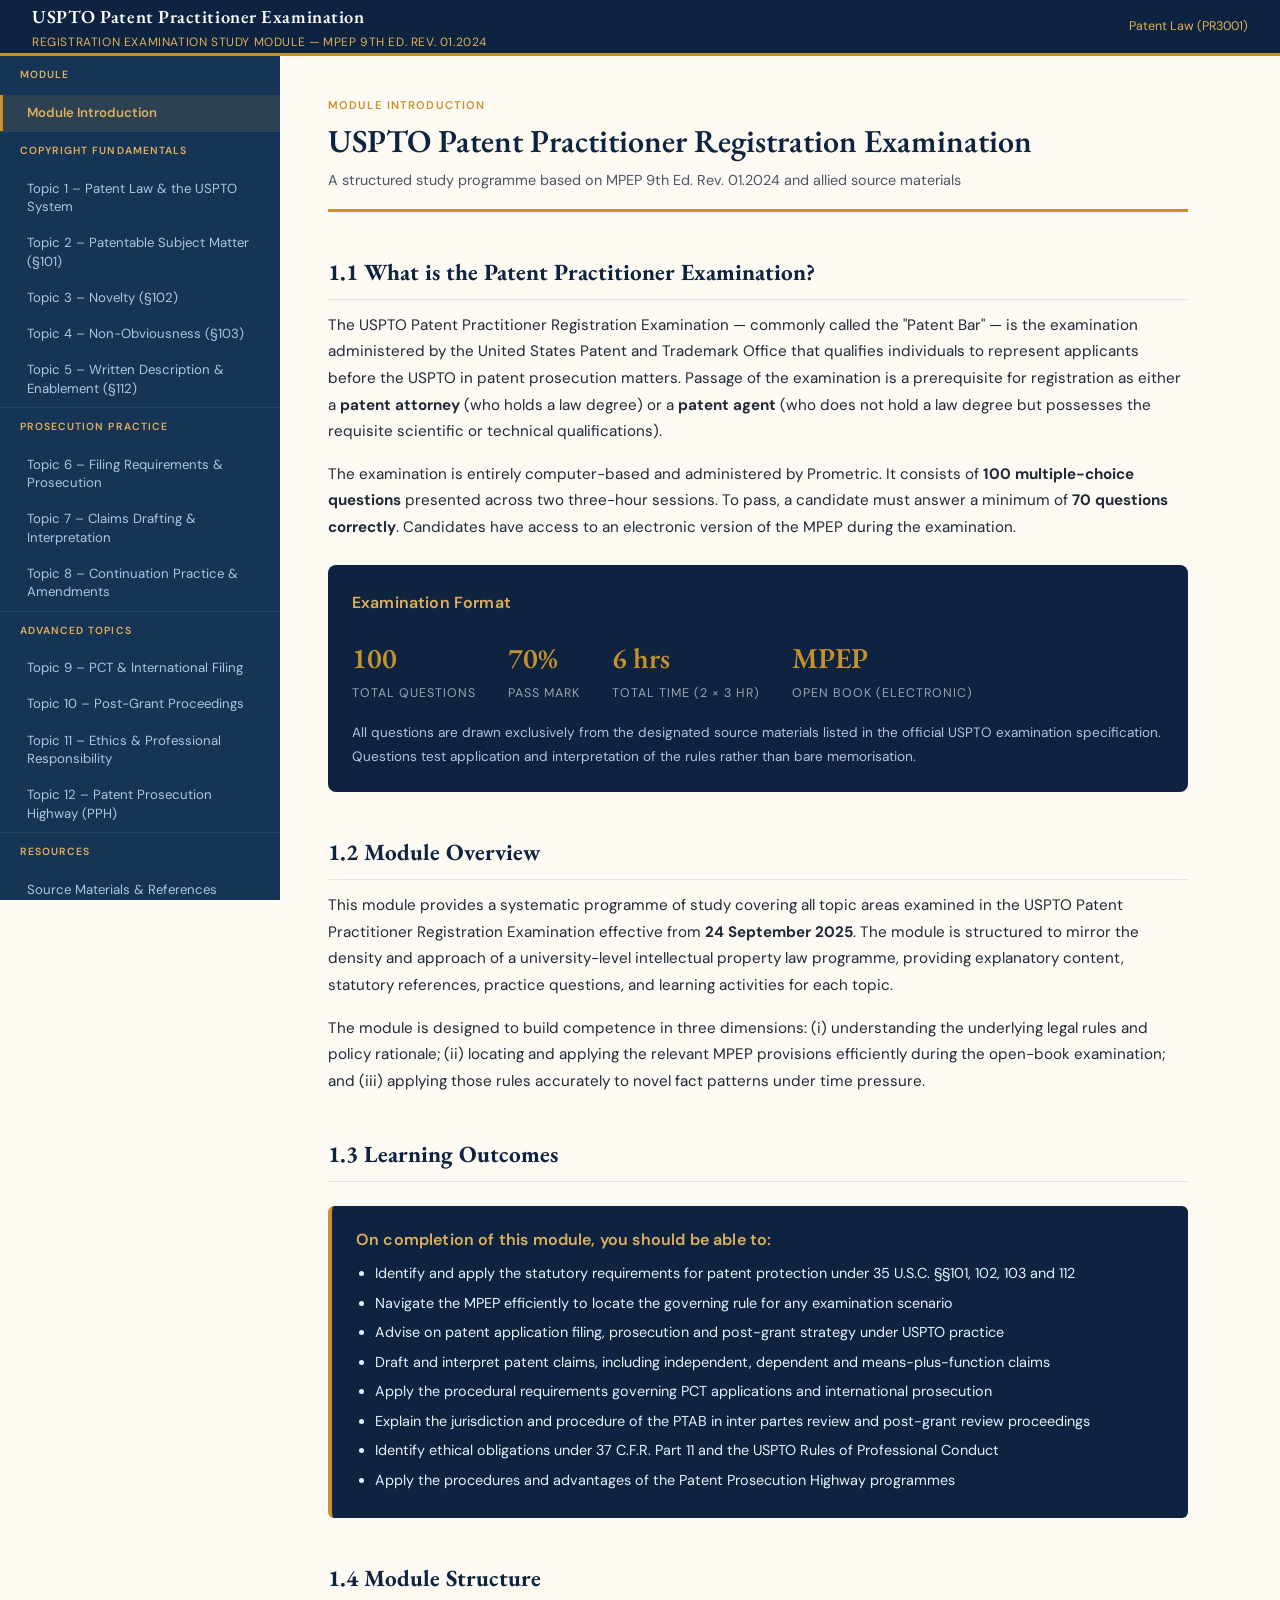
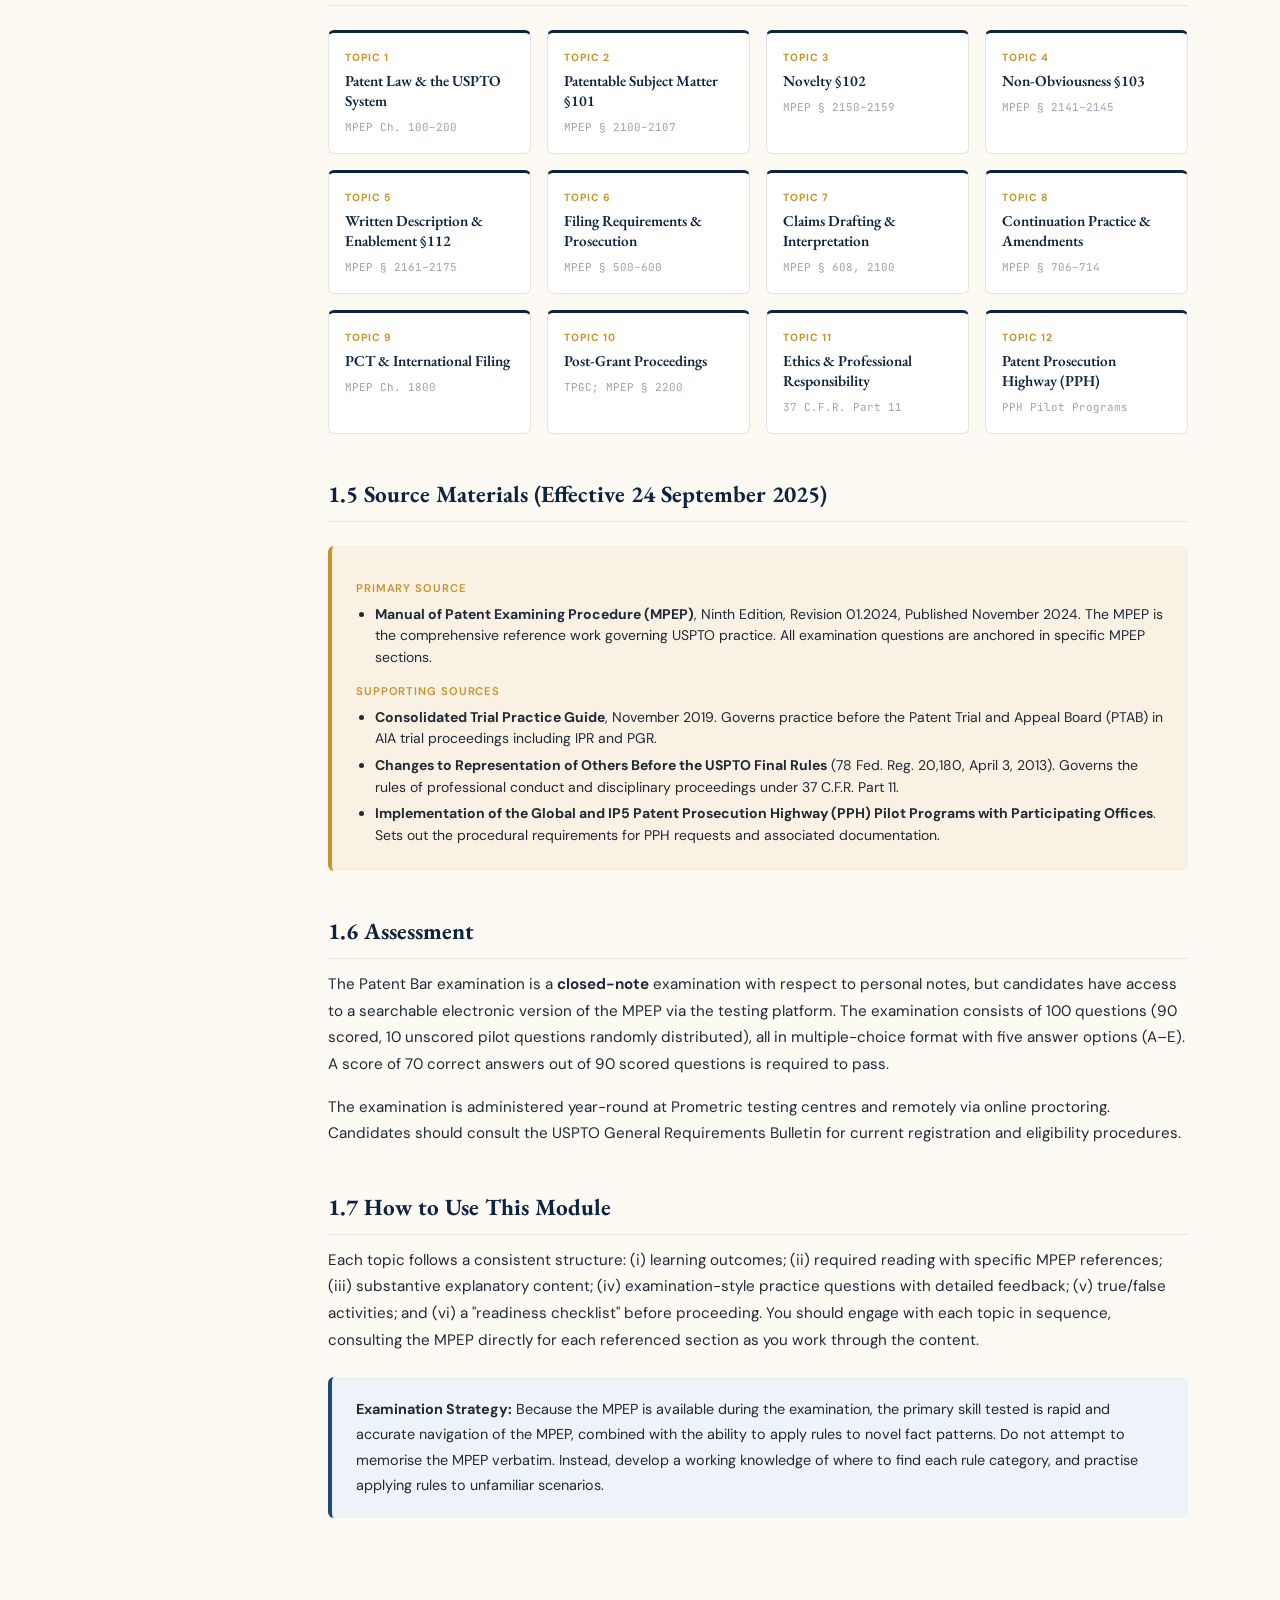
<file: uspto_patent_module.html>
<!DOCTYPE html>
<html lang="en">
<head>
<meta charset="UTF-8">
<meta name="viewport" content="width=device-width, initial-scale=1.0">
<title>USPTO Patent Practitioner Examination – Study Module</title>
<link rel="preconnect" href="https://fonts.googleapis.com">
<link href="https://fonts.googleapis.com/css2?family=EB+Garamond:ital,wght@0,400;0,500;0,600;1,400&family=DM+Sans:wght@300;400;500;600&family=JetBrains+Mono:wght@400;500&display=swap" rel="stylesheet">
<style>
  :root {
    --navy: #0d2340;
    --navy-mid: #163556;
    --navy-light: #1e4a7a;
    --gold: #c8922a;
    --gold-light: #e0b05a;
    --gold-pale: #f9f1e3;
    --cream: #fdf9f3;
    --white: #ffffff;
    --grey-100: #f4f4f4;
    --grey-200: #e5e5e5;
    --grey-400: #9ca3af;
    --grey-600: #4b5563;
    --grey-800: #1f2937;
    --red-soft: #7b2e2e;
    --green-soft: #1e4d2b;
    --sidebar-w: 280px;
    --content-max: 860px;
  }

  * { box-sizing: border-box; margin: 0; padding: 0; }

  body {
    font-family: 'DM Sans', sans-serif;
    background: var(--cream);
    color: var(--grey-800);
    line-height: 1.75;
  }

  /* ─── TOP BAR ─── */
  .topbar {
    background: var(--navy);
    color: #fff;
    padding: 0 2rem;
    height: 56px;
    display: flex;
    align-items: center;
    justify-content: space-between;
    position: fixed;
    top: 0; left: 0; right: 0;
    z-index: 100;
    border-bottom: 3px solid var(--gold);
  }
  .topbar-brand { font-family: 'EB Garamond', serif; font-size: 1.15rem; font-weight: 600; letter-spacing: .03em; }
  .topbar-sub { font-size: .75rem; color: var(--gold-light); letter-spacing: .05em; text-transform: uppercase; }

  /* ─── LAYOUT ─── */
  .layout { display: flex; margin-top: 56px; min-height: calc(100vh - 56px); }

  /* ─── SIDEBAR ─── */
  .sidebar {
    width: var(--sidebar-w);
    min-width: var(--sidebar-w);
    background: var(--navy-mid);
    color: #c9d8eb;
    position: fixed;
    top: 56px;
    bottom: 0;
    overflow-y: auto;
    font-size: .825rem;
    scrollbar-width: thin;
    scrollbar-color: var(--navy-light) transparent;
  }
  .sidebar::-webkit-scrollbar { width: 4px; }
  .sidebar::-webkit-scrollbar-thumb { background: var(--navy-light); border-radius: 2px; }

  .sidebar-section { border-bottom: 1px solid rgba(255,255,255,.08); }
  .sidebar-heading {
    padding: .65rem 1.25rem;
    font-size: .65rem;
    text-transform: uppercase;
    letter-spacing: .1em;
    color: var(--gold-light);
    font-weight: 600;
  }
  .sidebar a {
    display: block;
    padding: .55rem 1.25rem .55rem 1.5rem;
    color: #b0c4de;
    text-decoration: none;
    border-left: 3px solid transparent;
    transition: all .15s;
    line-height: 1.4;
  }
  .sidebar a:hover, .sidebar a.active {
    background: rgba(200,146,42,.12);
    color: var(--gold-light);
    border-left-color: var(--gold);
  }
  .sidebar a.active { font-weight: 600; }

  /* ─── MAIN ─── */
  .main {
    margin-left: var(--sidebar-w);
    flex: 1;
    padding: 2.5rem 3rem 4rem;
    max-width: calc(var(--content-max) + 6rem);
  }

  /* ─── PAGES ─── */
  .page { display: none; }
  .page.active { display: block; }

  /* ─── TOPIC HEADER ─── */
  .topic-header {
    border-bottom: 3px solid var(--gold);
    margin-bottom: 2rem;
    padding-bottom: 1rem;
  }
  .topic-meta {
    font-size: .7rem;
    text-transform: uppercase;
    letter-spacing: .1em;
    color: var(--gold);
    font-weight: 600;
    margin-bottom: .35rem;
  }
  .topic-title {
    font-family: 'EB Garamond', serif;
    font-size: 2rem;
    font-weight: 600;
    color: var(--navy);
    line-height: 1.25;
  }
  .topic-subtitle { font-size: .9rem; color: var(--grey-600); margin-top: .4rem; }

  /* ─── SECTION HEADINGS ─── */
  h2 {
    font-family: 'EB Garamond', serif;
    font-size: 1.45rem;
    color: var(--navy);
    margin: 2.5rem 0 .75rem;
    padding-bottom: .4rem;
    border-bottom: 1px solid var(--grey-200);
  }
  h3 {
    font-family: 'DM Sans', sans-serif;
    font-size: 1rem;
    font-weight: 600;
    color: var(--navy-mid);
    margin: 1.75rem 0 .5rem;
    letter-spacing: .01em;
  }
  h4 {
    font-size: .9rem;
    font-weight: 600;
    color: var(--grey-800);
    margin: 1.25rem 0 .4rem;
    text-transform: uppercase;
    letter-spacing: .07em;
  }

  p { margin-bottom: 1rem; font-size: .95rem; }

  /* ─── BOXES ─── */
  .box {
    border-radius: 6px;
    padding: 1.25rem 1.5rem;
    margin: 1.5rem 0;
    font-size: .9rem;
  }
  .box-outcomes { background: var(--navy); color: #e8f0fb; border-left: 4px solid var(--gold); }
  .box-outcomes h3 { color: var(--gold-light); margin-top: 0; }
  .box-outcomes li { margin: .4rem 0 .4rem 1.2rem; line-height: 1.6; }

  .box-reading { background: var(--gold-pale); border-left: 4px solid var(--gold); }
  .box-reading h3 { color: var(--navy); margin-top: 0; }
  .box-reading .reading-label { font-size: .7rem; text-transform: uppercase; letter-spacing: .08em; font-weight: 600; color: var(--gold); margin: .85rem 0 .3rem; }
  .box-reading li { margin: .3rem 0 .3rem 1.2rem; font-size: .875rem; line-height: 1.55; }
  .box-reading .mpep-ref { font-family: 'JetBrains Mono', monospace; font-size: .78rem; background: rgba(200,146,42,.15); padding: .1rem .35rem; border-radius: 3px; color: var(--navy); }

  .box-note { background: #eef3fa; border-left: 4px solid var(--navy-light); color: var(--grey-800); }
  .box-warn { background: #fdf5e6; border-left: 4px solid var(--gold); }
  .box-case { background: var(--cream); border: 1px solid var(--grey-200); border-top: 3px solid var(--navy-light); }
  .box-case .case-name { font-family: 'EB Garamond', serif; font-size: 1.05rem; font-weight: 600; color: var(--navy); }
  .box-case .case-cite { font-size: .78rem; color: var(--grey-400); font-family: 'JetBrains Mono', monospace; }

  /* ─── STATUTE CALLOUT ─── */
  .statute {
    border: 1px solid var(--grey-200);
    border-left: 4px solid var(--navy);
    background: var(--white);
    padding: 1rem 1.25rem;
    margin: 1.25rem 0;
    border-radius: 4px;
    font-size: .875rem;
  }
  .statute-label { font-size: .68rem; font-weight: 700; text-transform: uppercase; letter-spacing: .1em; color: var(--navy-light); margin-bottom: .4rem; }
  .statute-text { font-family: 'EB Garamond', serif; font-style: italic; font-size: .95rem; line-height: 1.6; color: var(--grey-800); }

  /* ─── EXAM QUESTION ─── */
  .exam-q {
    background: var(--navy);
    color: #e8f0fb;
    border-radius: 8px;
    padding: 1.5rem;
    margin: 2rem 0;
  }
  .exam-q-label { font-size: .68rem; font-weight: 700; text-transform: uppercase; letter-spacing: .12em; color: var(--gold-light); margin-bottom: .75rem; }
  .exam-q-text { font-family: 'EB Garamond', serif; font-size: 1.05rem; line-height: 1.65; }
  .exam-q-choices { margin-top: 1rem; }
  .exam-q-choice {
    display: flex;
    align-items: flex-start;
    gap: .75rem;
    padding: .6rem .75rem;
    border-radius: 5px;
    margin: .4rem 0;
    cursor: pointer;
    border: 1px solid rgba(255,255,255,.15);
    transition: background .15s;
    font-size: .88rem;
    line-height: 1.5;
  }
  .exam-q-choice:hover { background: rgba(200,146,42,.18); }
  .exam-q-choice.correct { background: rgba(30,77,43,.6); border-color: #4ade80; }
  .exam-q-choice.incorrect { background: rgba(123,46,46,.6); border-color: #f87171; }
  .exam-q-choice .letter { font-weight: 700; color: var(--gold-light); min-width: 1.2rem; }
  .exam-feedback {
    margin-top: 1rem;
    padding: .9rem 1rem;
    border-radius: 5px;
    font-size: .85rem;
    line-height: 1.6;
    display: none;
  }
  .exam-feedback.show { display: block; }
  .exam-feedback.correct-fb { background: rgba(30,77,43,.5); border: 1px solid #4ade80; color: #bbf7d0; }
  .exam-feedback.incorrect-fb { background: rgba(123,46,46,.5); border: 1px solid #f87171; color: #fecaca; }
  .exam-btn {
    margin-top: 1rem;
    background: var(--gold);
    color: var(--navy);
    border: none;
    padding: .55rem 1.4rem;
    border-radius: 4px;
    font-weight: 700;
    font-size: .82rem;
    cursor: pointer;
    letter-spacing: .04em;
    text-transform: uppercase;
  }
  .exam-btn:hover { background: var(--gold-light); }

  /* ─── TF ACTIVITY ─── */
  .tf-activity { margin: 1.5rem 0; }
  .tf-item {
    background: var(--white);
    border: 1px solid var(--grey-200);
    border-radius: 6px;
    padding: 1rem 1.25rem;
    margin: .75rem 0;
  }
  .tf-statement { font-size: .9rem; margin-bottom: .75rem; font-weight: 500; }
  .tf-btns { display: flex; gap: .5rem; }
  .tf-btn {
    padding: .4rem 1.1rem;
    border-radius: 4px;
    border: 1px solid var(--grey-200);
    font-size: .82rem;
    font-weight: 600;
    cursor: pointer;
    background: var(--white);
    color: var(--grey-600);
    transition: all .15s;
  }
  .tf-btn:hover { border-color: var(--navy); color: var(--navy); }
  .tf-btn.selected-t { background: var(--green-soft); color: #fff; border-color: var(--green-soft); }
  .tf-btn.selected-f { background: var(--red-soft); color: #fff; border-color: var(--red-soft); }
  .tf-explanation { font-size: .82rem; color: var(--grey-600); margin-top: .6rem; padding: .6rem .75rem; background: var(--grey-100); border-radius: 4px; display: none; font-style: italic; }
  .tf-explanation.show { display: block; }

  /* ─── READY CHECKLIST ─── */
  .ready-box {
    background: var(--gold-pale);
    border: 1px solid var(--gold-light);
    border-radius: 6px;
    padding: 1.25rem 1.5rem;
    margin: 2rem 0;
  }
  .ready-box h3 { color: var(--navy); margin-top: 0; font-size: .95rem; text-transform: uppercase; letter-spacing: .07em; }
  .ready-box li { margin: .5rem 0 .5rem 1.2rem; font-size: .88rem; }

  /* ─── TABLE OF CONTENTS ─── */
  .toc { list-style: none; padding: 0; }
  .toc li { padding: .3rem 0; border-bottom: 1px solid var(--grey-200); font-size: .88rem; }
  .toc li a { color: var(--navy-light); text-decoration: none; }
  .toc li a:hover { color: var(--gold); text-decoration: underline; }

  /* ─── MPEP BADGE ─── */
  .mpep-badge {
    display: inline-block;
    font-family: 'JetBrains Mono', monospace;
    font-size: .72rem;
    background: var(--navy);
    color: var(--gold-light);
    padding: .15rem .5rem;
    border-radius: 3px;
    margin-right: .3rem;
    vertical-align: middle;
  }

  /* ─── OVERVIEW GRID ─── */
  .topic-grid { display: grid; grid-template-columns: repeat(auto-fill, minmax(200px, 1fr)); gap: 1rem; margin: 1.5rem 0; }
  .topic-card {
    background: var(--white);
    border: 1px solid var(--grey-200);
    border-top: 3px solid var(--navy);
    border-radius: 6px;
    padding: 1rem;
    cursor: pointer;
    transition: all .2s;
  }
  .topic-card:hover { border-top-color: var(--gold); box-shadow: 0 4px 12px rgba(0,0,0,.08); transform: translateY(-2px); }
  .topic-card-num { font-size: .65rem; text-transform: uppercase; letter-spacing: .1em; color: var(--gold); font-weight: 700; }
  .topic-card-title { font-family: 'EB Garamond', serif; font-size: .95rem; font-weight: 600; color: var(--navy); line-height: 1.3; margin-top: .3rem; }
  .topic-card-mpep { font-family: 'JetBrains Mono', monospace; font-size: .68rem; color: var(--grey-400); margin-top: .4rem; }

  /* ─── ASSESSMENT BOX ─── */
  .assessment-info {
    background: var(--navy);
    color: #dde7f5;
    border-radius: 8px;
    padding: 1.5rem;
    margin: 1.5rem 0;
  }
  .assessment-info h3 { color: var(--gold-light); margin-top: 0; }
  .assessment-info .stat { font-size: 1.8rem; font-family: 'EB Garamond', serif; color: var(--gold); font-weight: 600; }
  .assessment-info .stat-label { font-size: .78rem; text-transform: uppercase; letter-spacing: .08em; color: var(--grey-400); }
  .stats-row { display: flex; gap: 2rem; margin: 1rem 0; flex-wrap: wrap; }

  /* ─── SCROLLBAR ─── */
  .main::-webkit-scrollbar { width: 6px; }
  .main::-webkit-scrollbar-thumb { background: var(--grey-200); border-radius: 3px; }

  /* ─── DIVIDER ─── */
  hr { border: none; border-top: 1px solid var(--grey-200); margin: 2rem 0; }

  /* ─── FURTHER READING ─── */
  .further-reading li { margin: .5rem 0 .5rem 1.2rem; font-size: .875rem; line-height: 1.55; font-style: italic; }

  /* ─── RESPONSIVE ─── */
  @media (max-width: 768px) {
    .sidebar { display: none; }
    .main { margin-left: 0; padding: 1.5rem; }
  }
</style>
</head>
<body>

<!-- TOP BAR -->
<nav class="topbar">
  <div>
    <div class="topbar-brand">USPTO Patent Practitioner Examination</div>
    <div class="topbar-sub">Registration Examination Study Module — MPEP 9th Ed. Rev. 01.2024</div>
  </div>
  <div style="font-size:.78rem;color:var(--gold-light);">Patent Law (PR3001)</div>
</nav>

<!-- LAYOUT -->
<div class="layout">

  <!-- SIDEBAR -->
  <aside class="sidebar">
    <div class="sidebar-section">
      <div class="sidebar-heading">Module</div>
      <a href="#" class="active" onclick="showPage('home',this)">Module Introduction</a>
    </div>
    <div class="sidebar-section">
      <div class="sidebar-heading">Copyright Fundamentals</div>
      <a href="#" onclick="showPage('t1',this)">Topic 1 – Patent Law &amp; the USPTO System</a>
      <a href="#" onclick="showPage('t2',this)">Topic 2 – Patentable Subject Matter (§101)</a>
      <a href="#" onclick="showPage('t3',this)">Topic 3 – Novelty (§102)</a>
      <a href="#" onclick="showPage('t4',this)">Topic 4 – Non-Obviousness (§103)</a>
      <a href="#" onclick="showPage('t5',this)">Topic 5 – Written Description &amp; Enablement (§112)</a>
    </div>
    <div class="sidebar-section">
      <div class="sidebar-heading">Prosecution Practice</div>
      <a href="#" onclick="showPage('t6',this)">Topic 6 – Filing Requirements &amp; Prosecution</a>
      <a href="#" onclick="showPage('t7',this)">Topic 7 – Claims Drafting &amp; Interpretation</a>
      <a href="#" onclick="showPage('t8',this)">Topic 8 – Continuation Practice &amp; Amendments</a>
    </div>
    <div class="sidebar-section">
      <div class="sidebar-heading">Advanced Topics</div>
      <a href="#" onclick="showPage('t9',this)">Topic 9 – PCT &amp; International Filing</a>
      <a href="#" onclick="showPage('t10',this)">Topic 10 – Post-Grant Proceedings</a>
      <a href="#" onclick="showPage('t11',this)">Topic 11 – Ethics &amp; Professional Responsibility</a>
      <a href="#" onclick="showPage('t12',this)">Topic 12 – Patent Prosecution Highway (PPH)</a>
    </div>
    <div class="sidebar-section">
      <div class="sidebar-heading">Resources</div>
      <a href="#" onclick="showPage('sources',this)">Source Materials &amp; References</a>
    </div>
  </aside>

  <!-- MAIN CONTENT -->
  <main class="main">

    <!-- ═══════════════════════════════════ HOME ═══════════════════════════════════ -->
    <div id="page-home" class="page active">
      <div class="topic-header">
        <div class="topic-meta">Module Introduction</div>
        <div class="topic-title">USPTO Patent Practitioner Registration Examination</div>
        <div class="topic-subtitle">A structured study programme based on MPEP 9th Ed. Rev. 01.2024 and allied source materials</div>
      </div>

      <h2>1.1 What is the Patent Practitioner Examination?</h2>
      <p>The USPTO Patent Practitioner Registration Examination — commonly called the "Patent Bar" — is the examination administered by the United States Patent and Trademark Office that qualifies individuals to represent applicants before the USPTO in patent prosecution matters. Passage of the examination is a prerequisite for registration as either a <strong>patent attorney</strong> (who holds a law degree) or a <strong>patent agent</strong> (who does not hold a law degree but possesses the requisite scientific or technical qualifications).</p>
      <p>The examination is entirely computer-based and administered by Prometric. It consists of <strong>100 multiple-choice questions</strong> presented across two three-hour sessions. To pass, a candidate must answer a minimum of <strong>70 questions correctly</strong>. Candidates have access to an electronic version of the MPEP during the examination.</p>

      <div class="assessment-info">
        <h3>Examination Format</h3>
        <div class="stats-row">
          <div>
            <div class="stat">100</div>
            <div class="stat-label">Total Questions</div>
          </div>
          <div>
            <div class="stat">70%</div>
            <div class="stat-label">Pass Mark</div>
          </div>
          <div>
            <div class="stat">6 hrs</div>
            <div class="stat-label">Total Time (2 × 3 hr)</div>
          </div>
          <div>
            <div class="stat">MPEP</div>
            <div class="stat-label">Open Book (Electronic)</div>
          </div>
        </div>
        <p style="font-size:.85rem;color:#b0c4de;margin-bottom:0;">All questions are drawn exclusively from the designated source materials listed in the official USPTO examination specification. Questions test application and interpretation of the rules rather than bare memorisation.</p>
      </div>

      <h2>1.2 Module Overview</h2>
      <p>This module provides a systematic programme of study covering all topic areas examined in the USPTO Patent Practitioner Registration Examination effective from <strong>24 September 2025</strong>. The module is structured to mirror the density and approach of a university-level intellectual property law programme, providing explanatory content, statutory references, practice questions, and learning activities for each topic.</p>
      <p>The module is designed to build competence in three dimensions: (i) understanding the underlying legal rules and policy rationale; (ii) locating and applying the relevant MPEP provisions efficiently during the open-book examination; and (iii) applying those rules accurately to novel fact patterns under time pressure.</p>

      <h2>1.3 Learning Outcomes</h2>
      <div class="box box-outcomes">
        <h3>On completion of this module, you should be able to:</h3>
        <ul>
          <li>Identify and apply the statutory requirements for patent protection under 35 U.S.C. §§101, 102, 103 and 112</li>
          <li>Navigate the MPEP efficiently to locate the governing rule for any examination scenario</li>
          <li>Advise on patent application filing, prosecution and post-grant strategy under USPTO practice</li>
          <li>Draft and interpret patent claims, including independent, dependent and means-plus-function claims</li>
          <li>Apply the procedural requirements governing PCT applications and international prosecution</li>
          <li>Explain the jurisdiction and procedure of the PTAB in inter partes review and post-grant review proceedings</li>
          <li>Identify ethical obligations under 37 C.F.R. Part 11 and the USPTO Rules of Professional Conduct</li>
          <li>Apply the procedures and advantages of the Patent Prosecution Highway programmes</li>
        </ul>
      </div>

      <h2>1.4 Module Structure</h2>
      <div class="topic-grid">
        <div class="topic-card" onclick="showPage('t1', null)">
          <div class="topic-card-num">Topic 1</div>
          <div class="topic-card-title">Patent Law &amp; the USPTO System</div>
          <div class="topic-card-mpep">MPEP Ch. 100–200</div>
        </div>
        <div class="topic-card" onclick="showPage('t2', null)">
          <div class="topic-card-num">Topic 2</div>
          <div class="topic-card-title">Patentable Subject Matter §101</div>
          <div class="topic-card-mpep">MPEP § 2100–2107</div>
        </div>
        <div class="topic-card" onclick="showPage('t3', null)">
          <div class="topic-card-num">Topic 3</div>
          <div class="topic-card-title">Novelty §102</div>
          <div class="topic-card-mpep">MPEP § 2150–2159</div>
        </div>
        <div class="topic-card" onclick="showPage('t4', null)">
          <div class="topic-card-num">Topic 4</div>
          <div class="topic-card-title">Non-Obviousness §103</div>
          <div class="topic-card-mpep">MPEP § 2141–2145</div>
        </div>
        <div class="topic-card" onclick="showPage('t5', null)">
          <div class="topic-card-num">Topic 5</div>
          <div class="topic-card-title">Written Description &amp; Enablement §112</div>
          <div class="topic-card-mpep">MPEP § 2161–2175</div>
        </div>
        <div class="topic-card" onclick="showPage('t6', null)">
          <div class="topic-card-num">Topic 6</div>
          <div class="topic-card-title">Filing Requirements &amp; Prosecution</div>
          <div class="topic-card-mpep">MPEP § 500–600</div>
        </div>
        <div class="topic-card" onclick="showPage('t7', null)">
          <div class="topic-card-num">Topic 7</div>
          <div class="topic-card-title">Claims Drafting &amp; Interpretation</div>
          <div class="topic-card-mpep">MPEP § 608, 2100</div>
        </div>
        <div class="topic-card" onclick="showPage('t8', null)">
          <div class="topic-card-num">Topic 8</div>
          <div class="topic-card-title">Continuation Practice &amp; Amendments</div>
          <div class="topic-card-mpep">MPEP § 706–714</div>
        </div>
        <div class="topic-card" onclick="showPage('t9', null)">
          <div class="topic-card-num">Topic 9</div>
          <div class="topic-card-title">PCT &amp; International Filing</div>
          <div class="topic-card-mpep">MPEP Ch. 1800</div>
        </div>
        <div class="topic-card" onclick="showPage('t10', null)">
          <div class="topic-card-num">Topic 10</div>
          <div class="topic-card-title">Post-Grant Proceedings</div>
          <div class="topic-card-mpep">TPGC; MPEP § 2200</div>
        </div>
        <div class="topic-card" onclick="showPage('t11', null)">
          <div class="topic-card-num">Topic 11</div>
          <div class="topic-card-title">Ethics &amp; Professional Responsibility</div>
          <div class="topic-card-mpep">37 C.F.R. Part 11</div>
        </div>
        <div class="topic-card" onclick="showPage('t12', null)">
          <div class="topic-card-num">Topic 12</div>
          <div class="topic-card-title">Patent Prosecution Highway (PPH)</div>
          <div class="topic-card-mpep">PPH Pilot Programs</div>
        </div>
      </div>

      <h2>1.5 Source Materials (Effective 24 September 2025)</h2>
      <div class="box box-reading">
        <div class="reading-label">Primary Source</div>
        <ul>
          <li><strong>Manual of Patent Examining Procedure (MPEP)</strong>, Ninth Edition, Revision 01.2024, Published November 2024. The MPEP is the comprehensive reference work governing USPTO practice. All examination questions are anchored in specific MPEP sections.</li>
        </ul>
        <div class="reading-label">Supporting Sources</div>
        <ul>
          <li><strong>Consolidated Trial Practice Guide</strong>, November 2019. Governs practice before the Patent Trial and Appeal Board (PTAB) in AIA trial proceedings including IPR and PGR.</li>
          <li><strong>Changes to Representation of Others Before the USPTO Final Rules</strong> (78 Fed. Reg. 20,180, April 3, 2013). Governs the rules of professional conduct and disciplinary proceedings under 37 C.F.R. Part 11.</li>
          <li><strong>Implementation of the Global and IP5 Patent Prosecution Highway (PPH) Pilot Programs with Participating Offices</strong>. Sets out the procedural requirements for PPH requests and associated documentation.</li>
        </ul>
      </div>

      <h2>1.6 Assessment</h2>
      <p>The Patent Bar examination is a <strong>closed-note</strong> examination with respect to personal notes, but candidates have access to a searchable electronic version of the MPEP via the testing platform. The examination consists of 100 questions (90 scored, 10 unscored pilot questions randomly distributed), all in multiple-choice format with five answer options (A–E). A score of 70 correct answers out of 90 scored questions is required to pass.</p>
      <p>The examination is administered year-round at Prometric testing centres and remotely via online proctoring. Candidates should consult the USPTO General Requirements Bulletin for current registration and eligibility procedures.</p>

      <h2>1.7 How to Use This Module</h2>
      <p>Each topic follows a consistent structure: (i) learning outcomes; (ii) required reading with specific MPEP references; (iii) substantive explanatory content; (iv) examination-style practice questions with detailed feedback; (v) true/false activities; and (vi) a "readiness checklist" before proceeding. You should engage with each topic in sequence, consulting the MPEP directly for each referenced section as you work through the content.</p>
      <div class="box box-note">
        <strong>Examination Strategy:</strong> Because the MPEP is available during the examination, the primary skill tested is rapid and accurate navigation of the MPEP, combined with the ability to apply rules to novel fact patterns. Do not attempt to memorise the MPEP verbatim. Instead, develop a working knowledge of where to find each rule category, and practise applying rules to unfamiliar scenarios.
      </div>
    </div>

    <!-- ═══════════════════════════════════ TOPIC 1 ═══════════════════════════════════ -->
    <div id="page-t1" class="page">
      <div class="topic-header">
        <div class="topic-meta">Topic 1</div>
        <div class="topic-title">Patent Law and the USPTO System</div>
        <div class="topic-subtitle">Foundations of U.S. patent law, the constitutional basis, statutory framework and the USPTO's role</div>
      </div>

      <div class="box box-outcomes">
        <h3>Learning Outcomes</h3>
        <ul>
          <li>Explain the constitutional and statutory basis for patent protection in the United States</li>
          <li>Distinguish between the roles of the USPTO, the Federal Circuit and the Supreme Court in patent law development</li>
          <li>Identify the types of patents (utility, design, plant) and their respective statutory bases</li>
          <li>Describe the structure and navigational organisation of the MPEP</li>
          <li>Understand the distinction between patent prosecution and patent litigation</li>
        </ul>
      </div>

      <div class="box box-reading">
        <h3>Topic Reading</h3>
        <div class="reading-label">Primary MPEP References</div>
        <ul>
          <li><span class="mpep-badge">MPEP §100</span> Secrecy, Access, National Security and Foreign Filing</li>
          <li><span class="mpep-badge">MPEP §200</span> Types and Status of Application; Benefit and Priority Claims</li>
          <li><span class="mpep-badge">MPEP §1800</span> Patent Cooperation Treaty (Introductory)</li>
          <li><span class="mpep-badge">35 U.S.C. §1</span> Establishment of the USPTO</li>
          <li><span class="mpep-badge">35 U.S.C. §101</span> Inventions patentable (introductory)</li>
          <li><span class="mpep-badge">35 U.S.C. §131</span> Examination of application</li>
        </ul>
        <div class="reading-label">Recommended Supplementary Reading</div>
        <ul>
          <li>USPTO General Requirements Bulletin (current edition) — registration eligibility requirements</li>
          <li>Article I, §8, cl. 8 of the U.S. Constitution — the Patent Clause</li>
        </ul>
      </div>

      <h2>1.1 The Constitutional Basis for Patent Protection</h2>
      <p>The authority to grant patents in the United States derives directly from the Constitution. Article I, §8, clause 8 empowers Congress "To promote the Progress of Science and useful Arts, by securing for limited Times to Authors and Inventors the exclusive Right to their respective Writings and Discoveries." This constitutional grant reflects a utilitarian bargain: the inventor receives a time-limited monopoly in exchange for public disclosure of the invention, which enriches the public domain upon expiry.</p>

      <div class="statute">
        <div class="statute-label">U.S. Constitution, Article I, §8, cl. 8</div>
        <div class="statute-text">"To promote the Progress of Science and useful Arts, by securing for limited Times to Authors and Inventors the exclusive Right to their respective Writings and Discoveries."</div>
      </div>

      <p>Congress has exercised this authority principally through Title 35 of the United States Code, which constitutes the Patent Act. The current Patent Act reflects the significant reforms introduced by the <strong>America Invents Act (AIA)</strong> of 2011, which transitioned the United States from a "first-to-invent" system to a "first-inventor-to-file" system — bringing U.S. practice substantially closer to the approach taken by most major patent offices worldwide.</p>

      <h2>1.2 Types of Patent</h2>
      <h3>Utility Patents (35 U.S.C. §101)</h3>
      <p>Utility patents are by far the most common form of patent protection. They protect any new and useful process, machine, manufacture or composition of matter, or any new and useful improvement thereof. The term of a utility patent is <strong>20 years from the effective filing date</strong> of the earliest U.S. application to which it claims priority, subject to any applicable patent term adjustments or extensions.</p>

      <h3>Design Patents (35 U.S.C. §171)</h3>
      <p>Design patents protect the ornamental or aesthetic appearance of an article of manufacture, as distinguished from its functional features. A design patent has a term of <strong>15 years from the date of grant</strong> for applications filed on or after 13 May 2015 (in accordance with the Patent Law Treaties Implementation Act of 2012). Design patents are not subject to maintenance fees.</p>

      <h3>Plant Patents (35 U.S.C. §163)</h3>
      <p>Plant patents protect distinct and new varieties of asexually reproduced plants (other than tuber-propagated plants or plants found in an uncultivated state). Plant patents have a term of <strong>20 years from the filing date</strong>.</p>

      <div class="box box-note">
        <strong>Examination Note:</strong> The Patent Bar examination may test distinctions between the three patent types, particularly with respect to term, maintenance fees, and eligible subject matter. Design patents are not subject to §103 obviousness challenges in the same manner as utility patents — the standard is whether the design would have been obvious to a designer of ordinary skill in the art.
      </div>

      <h2>1.3 The Role of the USPTO</h2>
      <p>The USPTO is an agency of the U.S. Department of Commerce. It is responsible for examining patent applications and granting patents. The USPTO does not enforce patents — enforcement is a matter for the federal courts. Within the USPTO, the Patent Trial and Appeal Board (PTAB) hears appeals from applicants dissatisfied with an examiner's final rejection, as well as conducting AIA trial proceedings including inter partes review (IPR) and post-grant review (PGR).</p>

      <h2>1.4 The MPEP — Structure and Navigation</h2>
      <p>The MPEP is organised into chapters numbered 100 through 2900, each covering a discrete area of USPTO practice. For examination purposes, the most heavily tested chapters are:</p>
      <ul style="margin:.5rem 0 1rem 1.5rem;font-size:.9rem;line-height:1.8;">
        <li><strong>Chapters 700–900:</strong> Examination procedure, rejections, responses, appeals</li>
        <li><strong>Chapter 1200:</strong> Appeal to the PTAB</li>
        <li><strong>Chapter 1800:</strong> PCT applications</li>
        <li><strong>Chapter 2100:</strong> Patentability (§§101, 102, 103, 112)</li>
        <li><strong>Chapter 2200:</strong> Reexamination</li>
      </ul>
      <p>During the examination, efficient use of the MPEP's search and table-of-contents functions is critical. Practise locating relevant sections from fact pattern triggers before the examination date.</p>

      <!-- EXAM QUESTION -->
      <div class="exam-q" id="q1-1">
        <div class="exam-q-label">Practice Examination Question</div>
        <div class="exam-q-text">Under U.S. patent law, which of the following statements correctly describes the term of a utility patent filed on 1 January 2026 and granted on 1 June 2028, assuming no patent term adjustment applies?</div>
        <div class="exam-q-choices">
          <div class="exam-q-choice" onclick="checkQ('q1-1','A','C')"><span class="letter">A.</span> 17 years from the date of grant, expiring 1 June 2045.</div>
          <div class="exam-q-choice" onclick="checkQ('q1-1','B','C')"><span class="letter">B.</span> 20 years from the date of grant, expiring 1 June 2048.</div>
          <div class="exam-q-choice" onclick="checkQ('q1-1','C','C')"><span class="letter">C.</span> 20 years from the effective filing date, expiring 1 January 2046.</div>
          <div class="exam-q-choice" onclick="checkQ('q1-1','D','C')"><span class="letter">D.</span> 20 years from the date of grant, unless the applicant pays maintenance fees, in which case 25 years.</div>
          <div class="exam-q-choice" onclick="checkQ('q1-1','E','C')"><span class="letter">E.</span> 17 years from the effective filing date, expiring 1 January 2043.</div>
        </div>
        <div class="exam-feedback" id="q1-1-fb"></div>
      </div>

      <!-- TF ACTIVITY -->
      <h2>Learning Activity — True or False?</h2>
      <div class="tf-activity">
        <div class="tf-item">
          <div class="tf-statement">A design patent filed on 1 March 2026 will, if granted, have a term of 20 years from the filing date.</div>
          <div class="tf-btns">
            <button class="tf-btn" onclick="checkTF(this, false, 'Design patents filed on or after 13 May 2015 have a term of 15 years from the date of grant, not 20 years from filing. That term applies to utility and plant patents.')">True</button>
            <button class="tf-btn" onclick="checkTF(this, true, 'Correct. Design patents filed on or after 13 May 2015 have a term of 15 years from the date of grant — not 20 years from filing, which is the utility patent standard.')">False</button>
          </div>
          <div class="tf-explanation"></div>
        </div>
        <div class="tf-item">
          <div class="tf-statement">The USPTO has authority to enforce patents against infringers in federal court proceedings.</div>
          <div class="tf-btns">
            <button class="tf-btn" onclick="checkTF(this, false, 'Incorrect. The USPTO examines and grants patents but has no enforcement authority. Patent enforcement is exclusively a matter for the federal courts, typically the U.S. District Courts, with appeals to the Court of Appeals for the Federal Circuit.')">True</button>
            <button class="tf-btn" onclick="checkTF(this, true, 'Correct. The USPTO only examines and grants patents. Enforcement is a matter for the federal courts. The USPTO plays no role in infringement litigation.')">False</button>
          </div>
          <div class="tf-explanation"></div>
        </div>
        <div class="tf-item">
          <div class="tf-statement">The America Invents Act of 2011 converted the U.S. patent system from "first-to-invent" to "first-inventor-to-file".</div>
          <div class="tf-btns">
            <button class="tf-btn" onclick="checkTF(this, true, 'Correct. The AIA (Pub. L. 112-29) fundamentally reformed U.S. patent law by adopting a first-inventor-to-file system for applications with an effective filing date on or after 16 March 2013, aligning U.S. practice more closely with international norms.')">True</button>
            <button class="tf-btn" onclick="checkTF(this, false, 'Incorrect. This statement is true. The AIA did convert the system from first-to-invent to first-inventor-to-file, with effect from 16 March 2013.')">False</button>
          </div>
          <div class="tf-explanation"></div>
        </div>
      </div>

      <div class="ready-box">
        <h3>Am I Ready to Move On?</h3>
        <p style="font-size:.85rem;margin-bottom:.75rem;">Without consulting the MPEP, can you answer the following?</p>
        <ul>
          <li>What is the constitutional basis for patent protection in the United States?</li>
          <li>What are the three types of patent, and how do their terms differ?</li>
          <li>What is the role of the PTAB, and how does it differ from the role of the federal courts?</li>
          <li>What major change did the AIA introduce, and on what date did it take effect?</li>
        </ul>
      </div>
    </div>

    <!-- ═══════════════════════════════════ TOPIC 2 ═══════════════════════════════════ -->
    <div id="page-t2" class="page">
      <div class="topic-header">
        <div class="topic-meta">Topic 2</div>
        <div class="topic-title">Patentable Subject Matter — 35 U.S.C. §101</div>
        <div class="topic-subtitle">Utility, novelty and subject-matter eligibility; the Alice/Mayo framework and judicial exceptions</div>
      </div>

      <div class="box box-outcomes">
        <h3>Learning Outcomes</h3>
        <ul>
          <li>State and apply the four categories of patentable subject matter under §101</li>
          <li>Explain and apply the three judicial exceptions to patent eligibility</li>
          <li>Apply the Alice/Mayo two-step framework to software, business method and biotechnology claims</li>
          <li>Distinguish subject-matter eligibility from patentability under §§102, 103 and 112</li>
          <li>Identify the utility requirement and explain the distinction between specific, substantial and credible utility</li>
        </ul>
      </div>

      <div class="box box-reading">
        <h3>Topic Reading</h3>
        <div class="reading-label">Primary MPEP References</div>
        <ul>
          <li><span class="mpep-badge">MPEP § 2101</span> Statutory Requirements and Examination Guidelines for §101</li>
          <li><span class="mpep-badge">MPEP § 2104</span> Requirements of 35 U.S.C. 101</li>
          <li><span class="mpep-badge">MPEP § 2105</span> Patentable Subject Matter — Life Forms</li>
          <li><span class="mpep-badge">MPEP § 2106</span> Patent Subject Matter Eligibility — Step 2A/2B Analysis</li>
          <li><span class="mpep-badge">MPEP § 2107</span> Guidelines for Examination of Applications for Compliance with the Utility Requirement</li>
        </ul>
        <div class="reading-label">Essential Case Law</div>
        <ul>
          <li><em>Alice Corp. v. CLS Bank Int'l</em>, 573 U.S. 208 (2014) — the governing framework for software and business method claims</li>
          <li><em>Mayo Collaborative Servs. v. Prometheus Labs.</em>, 566 U.S. 66 (2012) — laws of nature</li>
          <li><em>Association for Molecular Pathology v. Myriad Genetics</em>, 569 U.S. 576 (2013) — isolated DNA sequences</li>
          <li><em>Diamond v. Chakrabarty</em>, 447 U.S. 303 (1980) — "anything under the sun made by man"</li>
        </ul>
      </div>

      <h2>2.1 The Statutory Categories</h2>
      <p>Section 101 of Title 35 defines the outer boundaries of what may be patented in the United States:</p>

      <div class="statute">
        <div class="statute-label">35 U.S.C. §101 — Inventions Patentable</div>
        <div class="statute-text">"Whoever invents or discovers any new and useful process, machine, manufacture, or composition of matter, or any new and useful improvement thereof, may obtain a patent therefor, subject to the conditions and requirements of this title."</div>
      </div>

      <p>The four statutory categories are:</p>
      <ul style="margin:.5rem 0 1rem 1.5rem;font-size:.9rem;line-height:1.9;">
        <li><strong>Process:</strong> A series of steps or acts, including methods and methods of use.</li>
        <li><strong>Machine:</strong> A concrete thing consisting of parts or of certain devices and combinations of devices (apparatus claims).</li>
        <li><strong>Manufacture:</strong> An article produced from raw or prepared materials by the giving of new forms, qualities, properties, or combinations.</li>
        <li><strong>Composition of Matter:</strong> A combination of ingredients, including chemical compounds and mixtures.</li>
      </ul>
      <p>In <em>Diamond v. Chakrabarty</em> (1980), the Supreme Court held that the statutory categories should be interpreted broadly: Congress intended patentable subject matter to "include anything under the sun that is made by man." However, this broad interpretation is qualified by three judicially created exceptions.</p>

      <h2>2.2 Judicial Exceptions</h2>
      <p>The Supreme Court has consistently recognised three categories of subject matter that fall outside the scope of §101, notwithstanding that they might appear to satisfy one of the statutory categories:</p>
      <h3>Laws of Nature</h3>
      <p>Naturally occurring physical and chemical principles — such as the relationship between a drug's metabolite concentration and therapeutic effect — cannot be patented. In <em>Mayo v. Prometheus</em>, the Court held that a method claim that merely applied a law of nature with a conventional, obvious additional step was not patentable subject matter.</p>
      <h3>Natural Phenomena</h3>
      <p>Naturally occurring phenomena — including isolated naturally occurring DNA sequences (per <em>Myriad Genetics</em>) — are not patentable. However, cDNA (complementary DNA, which is synthetically created and does not occur in nature) may be eligible.</p>
      <h3>Abstract Ideas</h3>
      <p>Abstract ideas, including mathematical concepts, certain methods of organising human activity, and mental processes, are not patentable. This exception has proved particularly significant in the context of software and business method patents after <em>Alice Corp.</em></p>

      <h2>2.3 The Alice/Mayo Two-Step Framework (USPTO Step 2A/2B)</h2>
      <p>The USPTO has codified the Supreme Court's <em>Alice</em>/<em>Mayo</em> framework into a two-step eligibility analysis set out in MPEP §2106:</p>
      <h3>Step 1: Does the Claim Fall Within a Statutory Category?</h3>
      <p>If a claim is directed to a process, machine, manufacture or composition of matter, it satisfies Step 1 and examination proceeds. If not, rejection under §101 is appropriate.</p>
      <h3>Step 2A — Prong 1: Is the Claim Directed to a Judicial Exception?</h3>
      <p>The examiner determines whether the claim recites a law of nature, natural phenomenon or abstract idea. If not, the claim is eligible. If it does, analysis continues to Prong 2.</p>
      <h3>Step 2A — Prong 2: Do the Additional Elements Amount to Significantly More?</h3>
      <p>Even if a claim recites a judicial exception, it may still be eligible if the additional claim elements (beyond the exception itself) integrate the exception into a practical application. If they do, the claim is eligible. If the additional elements amount only to well-understood, routine, conventional activity, the claim fails Step 2A Prong 2 and the analysis moves to Step 2B.</p>
      <h3>Step 2B: Does the Claim Amount to Significantly More?</h3>
      <p>Step 2B asks whether any element (individually or in combination) adds a specific limitation beyond the judicial exception that is not well-understood, routine and conventional in the field. If such an element exists, the claim may be eligible despite reciting a judicial exception.</p>

      <div class="box box-case">
        <div class="case-name">Alice Corp. v. CLS Bank International</div>
        <div class="case-cite">573 U.S. 208 (2014)</div>
        <p style="margin-top:.75rem;font-size:.875rem;">The Supreme Court unanimously held that claims directed to the concept of intermediated settlement — a fundamental economic practice — were not patent-eligible under §101. The Court confirmed the two-step framework: (1) determine whether the claim is directed to a judicial exception; (2) if so, consider whether the remaining elements amount to an inventive concept sufficient to ensure the claim is significantly more than a patent on the exception itself. Implementing an abstract idea on a generic computer, without more, does not supply the requisite inventive concept.</p>
      </div>

      <!-- EXAM QUESTION -->
      <div class="exam-q" id="q2-1">
        <div class="exam-q-label">Practice Examination Question</div>
        <div class="exam-q-text">An applicant claims: "A method of reducing the risk of a blood clot in a patient, comprising: (1) administering a drug to the patient; (2) determining the patient's thrombin level; and (3) based on the thrombin level, deciding whether to administer a second dose." The examiner rejects the claim under 35 U.S.C. §101. Which of the following is the most accurate basis for the rejection?</div>
        <div class="exam-q-choices">
          <div class="exam-q-choice" onclick="checkQ('q2-1','A','B')"><span class="letter">A.</span> The claim fails Step 1 because it does not recite a process, machine, manufacture or composition of matter.</div>
          <div class="exam-q-choice" onclick="checkQ('q2-1','B','B')"><span class="letter">B.</span> The claim is directed to a law of nature (the correlation between thrombin levels and clotting risk), and the additional steps are conventional and insufficient to integrate the exception into a practical application.</div>
          <div class="exam-q-choice" onclick="checkQ('q2-1','C','B')"><span class="letter">C.</span> The claim is directed to an abstract idea because it involves a mathematical calculation.</div>
          <div class="exam-q-choice" onclick="checkQ('q2-1','D','B')"><span class="letter">D.</span> The claim lacks utility because the therapeutic outcome is uncertain.</div>
          <div class="exam-q-choice" onclick="checkQ('q2-1','E','B')"><span class="letter">E.</span> The claim satisfies §101 and the rejection is improper; the examiner should instead reject under §102.</div>
        </div>
        <div class="exam-feedback" id="q2-1-fb"></div>
      </div>

      <div class="ready-box">
        <h3>Am I Ready to Move On?</h3>
        <ul>
          <li>What are the four statutory categories of patentable subject matter under §101?</li>
          <li>Name the three judicial exceptions and give an example of each.</li>
          <li>Describe the Alice/Mayo framework as implemented in the USPTO's two-step analysis.</li>
          <li>How does <em>Myriad Genetics</em> distinguish isolated genomic DNA from cDNA for §101 purposes?</li>
        </ul>
      </div>
    </div>

    <!-- ═══════════════════════════════════ TOPIC 3 ═══════════════════════════════════ -->
    <div id="page-t3" class="page">
      <div class="topic-header">
        <div class="topic-meta">Topic 3</div>
        <div class="topic-title">Novelty — 35 U.S.C. §102</div>
        <div class="topic-subtitle">Prior art, anticipation, the AIA prior art framework and the one-year grace period</div>
      </div>

      <div class="box box-outcomes">
        <h3>Learning Outcomes</h3>
        <ul>
          <li>Apply the AIA §102 prior art framework to determine whether a disclosure is prior art</li>
          <li>Distinguish pre-AIA and post-AIA §102 and identify which applies to a given application</li>
          <li>Explain and apply the one-year grace period for inventor-made disclosures under AIA §102(b)(1)</li>
          <li>Apply the test for anticipation and identify what is required for a prior art reference to anticipate a claim</li>
          <li>Identify the categories of prior art that are not available under AIA §102(b)(2) (commonly assigned disclosures)</li>
        </ul>
      </div>

      <div class="box box-reading">
        <h3>Topic Reading</h3>
        <div class="reading-label">Primary MPEP References</div>
        <ul>
          <li><span class="mpep-badge">MPEP § 2150</span> Examination Guidelines: 35 U.S.C. 102 (AIA)</li>
          <li><span class="mpep-badge">MPEP § 2152</span> Prior Art Under AIA 35 U.S.C. 102(a)</li>
          <li><span class="mpep-badge">MPEP § 2153</span> Exceptions Under AIA 35 U.S.C. 102(b) — Disclosures Made 1 Year or Less Before Filing</li>
          <li><span class="mpep-badge">MPEP § 2154</span> Exception Under AIA 35 U.S.C. 102(b)(2) — Commonly Owned Disclosures</li>
          <li><span class="mpep-badge">MPEP § 2131</span> Anticipation — Application of 35 U.S.C. 102</li>
        </ul>
      </div>

      <h2>3.1 The AIA Prior Art Framework</h2>
      <p>The America Invents Act fundamentally restructured the prior art provisions of 35 U.S.C. §102. For applications with an effective filing date on or after <strong>16 March 2013</strong>, the AIA §102 applies. Applications with earlier effective filing dates remain subject to pre-AIA §102.</p>

      <div class="statute">
        <div class="statute-label">AIA 35 U.S.C. §102(a) — Conditions for Patentability; Novelty</div>
        <div class="statute-text">"A person shall be entitled to a patent unless — (1) the claimed invention was patented, described in a printed publication, or in public use, on sale, or otherwise available to the public before the effective filing date of the claimed invention; or (2) the claimed invention was described in a patent granted under section 151, or in an application for patent published or deemed published under section 122(b), in which the patent or application, as the case may be, names another inventor and was effectively filed before the effective filing date of the claimed invention."</div>
      </div>

      <h3>§102(a)(1) — Publicly Available Prior Art</h3>
      <p>Any disclosure that makes the claimed invention "available to the public" before the effective filing date constitutes prior art under §102(a)(1). This includes patents, printed publications, public use, sales, and any other manner of making the invention publicly available. Notably, the AIA's use of "otherwise available to the public" is intended as a catch-all, and the USPTO and courts have interpreted it broadly.</p>

      <h3>§102(a)(2) — Secret Prior Art: Intervening Patent Applications</h3>
      <p>Under §102(a)(2), an application or patent naming another inventor and having an earlier effective filing date constitutes prior art even if it was not published until after the applicant's filing date. This so-called "secret prior art" is significant because an applicant cannot know of an earlier-filed, unpublished application by another party.</p>

      <h2>3.2 The Grace Period — §102(b)(1) and §102(b)(2)</h2>
      <h3>§102(b)(1) — Inventor's Grace Period</h3>
      <p>A disclosure made <strong>one year or less before the effective filing date</strong> of the claimed invention is not prior art under §102(a)(1) if: (A) the disclosure was made by the inventor or joint inventor, or by others who obtained the subject matter from the inventor; or (B) the subject matter disclosed had, before the disclosure, been publicly disclosed by the inventor or a joint inventor.</p>

      <div class="box box-warn">
        <strong>Key Examination Trap:</strong> The grace period under §102(b)(1) protects only disclosures <em>by or derived from the inventor</em>. An independent third-party disclosure made within one year of the applicant's filing date is still prior art under §102(a)(1). This is a critical distinction from pre-AIA practice and a frequent examination topic.
      </div>

      <h3>§102(b)(2) — Commonly Assigned Disclosures</h3>
      <p>A disclosure that qualifies as prior art under §102(a)(2) (i.e., an earlier-filed application by another inventor) is not prior art if, at the time of the disclosure, the subject matter was owned by or subject to an obligation of assignment to the same person or entity as the claimed invention. This exception facilitates joint research and development activities.</p>

      <h2>3.3 Anticipation</h2>
      <p>A prior art reference anticipates a claim if every element of the claim is disclosed, either expressly or inherently, in a single prior art reference. This is the "single reference" rule — anticipation cannot be established by combining disclosures from multiple references (that is the province of §103 obviousness).</p>

      <h3>Inherent Disclosure</h3>
      <p>A claim element is inherently disclosed if it necessarily results from the practice of the prior art reference, even if not explicitly mentioned. The result must be <em>necessarily</em> present, not merely probable or possible: <em>Continental Can Co. v. Monsanto Co.</em>, 948 F.2d 1264 (Fed. Cir. 1991).</p>

      <!-- EXAM QUESTION -->
      <div class="exam-q" id="q3-1">
        <div class="exam-q-label">Practice Examination Question</div>
        <div class="exam-q-text">Inventor A files a patent application on 1 March 2026. Inventor A had disclosed the invention at a public conference on 1 February 2025 — thirteen months before the filing date. A third party, unaware of A's work, independently published a paper describing the same invention on 1 October 2025 — five months before A's filing date. Which of the following is correct under AIA §102?</div>
        <div class="exam-q-choices">
          <div class="exam-q-choice" onclick="checkQ('q3-1','A','D')"><span class="letter">A.</span> Neither the conference disclosure nor the third-party publication constitutes prior art because both occurred before A's filing date.</div>
          <div class="exam-q-choice" onclick="checkQ('q3-1','B','D')"><span class="letter">B.</span> The conference disclosure is prior art under §102(a)(1) but is excused by the §102(b)(1)(A) grace period.</div>
          <div class="exam-q-choice" onclick="checkQ('q3-1','C','D')"><span class="letter">C.</span> The third-party publication is prior art under §102(a)(1) but is excused by the §102(b)(1)(A) grace period because A made the disclosure first.</div>
          <div class="exam-q-choice" onclick="checkQ('q3-1','D','D')"><span class="letter">D.</span> The conference disclosure is prior art under §102(a)(1) and is NOT excused because it occurred more than one year before A's filing date. The third-party publication is also prior art under §102(a)(1) and is NOT excused under §102(b)(1) because the grace period protects only inventor-made or inventor-derived disclosures.</div>
          <div class="exam-q-choice" onclick="checkQ('q3-1','E','D')"><span class="letter">E.</span> Neither disclosure is prior art because neither was made by Inventor A.</div>
        </div>
        <div class="exam-feedback" id="q3-1-fb"></div>
      </div>

      <div class="ready-box">
        <h3>Am I Ready to Move On?</h3>
        <ul>
          <li>What is the effective date threshold that determines whether AIA or pre-AIA §102 applies to an application?</li>
          <li>What disclosures are excepted from prior art status under §102(b)(1)? Does the exception apply to independent third-party disclosures?</li>
          <li>What is the "single reference" rule in anticipation, and how does it differ from obviousness under §103?</li>
          <li>Explain §102(a)(2) "secret prior art" and when the §102(b)(2) commonly-assigned exception applies.</li>
        </ul>
      </div>
    </div>

    <!-- ═══════════════════════════════════ TOPIC 4 ═══════════════════════════════════ -->
    <div id="page-t4" class="page">
      <div class="topic-header">
        <div class="topic-meta">Topic 4</div>
        <div class="topic-title">Non-Obviousness — 35 U.S.C. §103</div>
        <div class="topic-subtitle">The Graham v. John Deere framework, TSM test, secondary considerations and KSR</div>
      </div>

      <div class="box box-outcomes">
        <h3>Learning Outcomes</h3>
        <ul>
          <li>Apply the Graham v. John Deere framework for assessing obviousness</li>
          <li>Explain and apply the TSM (teaching, suggestion or motivation) test and its interaction with KSR</li>
          <li>Identify and apply the secondary considerations of non-obviousness</li>
          <li>Distinguish between proper and improper combination of prior art references in an obviousness rejection</li>
          <li>Identify the person of ordinary skill in the art (POSITA) standard and its role in the §103 analysis</li>
        </ul>
      </div>

      <div class="box box-reading">
        <h3>Topic Reading</h3>
        <div class="reading-label">Primary MPEP References</div>
        <ul>
          <li><span class="mpep-badge">MPEP § 2141</span> Examination Guidelines for Determining Obviousness</li>
          <li><span class="mpep-badge">MPEP § 2142</span> Legal Concept of Prima Facie Obviousness</li>
          <li><span class="mpep-badge">MPEP § 2143</span> Examples of Basic Requirements of a Prima Facie Case of Obviousness</li>
          <li><span class="mpep-badge">MPEP § 2145</span> Consideration of Applicant's Rebuttal Arguments</li>
          <li><span class="mpep-badge">MPEP § 2144</span> Supporting a Rejection Under 35 U.S.C. 103</li>
        </ul>
        <div class="reading-label">Essential Case Law</div>
        <ul>
          <li><em>Graham v. John Deere Co.</em>, 383 U.S. 1 (1966) — the foundational four-factor test</li>
          <li><em>KSR International Co. v. Teleflex Inc.</em>, 550 U.S. 398 (2007) — flexible approach; rejection of rigid TSM test</li>
        </ul>
      </div>

      <h2>4.1 The §103 Standard</h2>
      <div class="statute">
        <div class="statute-label">35 U.S.C. §103 — Conditions for Patentability; Non-Obvious Subject Matter</div>
        <div class="statute-text">"A patent for a claimed invention may not be obtained, notwithstanding that the claimed invention is not identically disclosed as set forth in section 102, if the differences between the claimed invention and the prior art are such that the claimed invention as a whole would have been obvious before the effective filing date of the claimed invention to a person having ordinary skill in the pertinent art to which the claimed invention pertains."</div>
      </div>

      <h2>4.2 The Graham v. John Deere Framework</h2>
      <p>The Supreme Court in <em>Graham v. John Deere</em> (1966) established the four factual inquiries that must underlie any §103 determination:</p>
      <ul style="margin:.5rem 0 1rem 1.5rem;font-size:.9rem;line-height:1.9;">
        <li><strong>(1) Scope and content of the prior art</strong></li>
        <li><strong>(2) Differences between the prior art and the claims at issue</strong></li>
        <li><strong>(3) Level of ordinary skill in the pertinent art (POSITA)</strong></li>
        <li><strong>(4) Secondary considerations</strong> (also called "objective indicia of non-obviousness")</li>
      </ul>
      <p>Only after the first three factual inquiries are resolved can the ultimate legal conclusion of obviousness or non-obviousness be reached. Secondary considerations must be considered before the final determination is made.</p>

      <h2>4.3 KSR and the Flexible Approach to Obviousness</h2>
      <p>Prior to <em>KSR</em> (2007), courts and the USPTO widely applied a rigid teaching-suggestion-motivation (TSM) test, under which a combination of references was obvious only if there was an explicit teaching, suggestion or motivation to combine them in the prior art itself. The Supreme Court in <em>KSR</em> rejected the rigid application of TSM, holding that an obvious combination need not be explicitly taught in the prior art — a POSITA can be assumed to bring creativity, common sense and ordinary experimentation to the analysis.</p>
      <p>The USPTO's post-<em>KSR</em> guidelines set out a non-exhaustive list of rationales supporting obviousness, codified in MPEP §2143, including: combining prior art elements according to known methods to yield predictable results; substitution of one known element for another; obvious to try where a design choice exists among a finite number of identified, predictable solutions; and motivated by market forces or design needs.</p>

      <h2>4.4 Secondary Considerations</h2>
      <p>Secondary considerations (objective indicia of non-obviousness) include:</p>
      <ul style="margin:.5rem 0 1rem 1.5rem;font-size:.9rem;line-height:1.9;">
        <li>Commercial success of the claimed invention</li>
        <li>Long-felt but unsolved need in the art</li>
        <li>Failure of others to solve the problem</li>
        <li>Unexpected results</li>
        <li>Copying of the invention by others</li>
        <li>Industry praise or recognition</li>
        <li>Licensing of the patent as evidence of commercial value</li>
      </ul>
      <p>For secondary considerations to have probative weight, there must be a <strong>nexus</strong> between the evidence and the merits of the claimed invention — i.e., the commercial success or other indicia must be attributable to the invention itself, not to factors such as superior marketing.</p>

      <!-- EXAM QUESTION -->
      <div class="exam-q" id="q4-1">
        <div class="exam-q-label">Practice Examination Question</div>
        <div class="exam-q-text">An examiner is preparing a §103 rejection combining two prior art references. Reference A discloses steps 1 and 2 of the claimed process. Reference B discloses step 3. The examiner's reason for combining is: "a person of ordinary skill would have been motivated to combine References A and B because doing so would have yielded predictable results and the references are in the same field of endeavour." The applicant argues that the combination is improper because neither reference expressly suggests combining them. Under post-KSR USPTO practice, which of the following is correct?</div>
        <div class="exam-q-choices">
          <div class="exam-q-choice" onclick="checkQ('q4-1','A','C')"><span class="letter">A.</span> The rejection is improper; post-KSR, the examiner must still identify an express TSM in the prior art itself.</div>
          <div class="exam-q-choice" onclick="checkQ('q4-1','B','C')"><span class="letter">B.</span> The rejection is improper because the examiner has used hindsight reconstruction by looking backwards from the invention.</div>
          <div class="exam-q-choice" onclick="checkQ('q4-1','C','C')"><span class="letter">C.</span> The rejection is proper. Post-KSR, an express teaching or suggestion in the prior art is not required; it is sufficient that a POSITA would have had a reason to combine the references with a reasonable expectation of success, which the examiner has articulated.</div>
          <div class="exam-q-choice" onclick="checkQ('q4-1','D','C')"><span class="letter">D.</span> The rejection is improper unless the examiner also identifies a specific secondary consideration supporting obviousness.</div>
          <div class="exam-q-choice" onclick="checkQ('q4-1','E','C')"><span class="letter">E.</span> The rejection is proper only if References A and B are in the exact same sub-field of the art.</div>
        </div>
        <div class="exam-feedback" id="q4-1-fb"></div>
      </div>

      <div class="ready-box">
        <h3>Am I Ready to Move On?</h3>
        <ul>
          <li>State the four Graham v. John Deere factual inquiries in order.</li>
          <li>How did KSR change the approach to the TSM test? What remains valid from the pre-KSR approach?</li>
          <li>What is the "nexus" requirement for secondary considerations? Why does it matter?</li>
          <li>What standard of skill applies to the §103 analysis, and who determines it?</li>
        </ul>
      </div>
    </div>

    <!-- ═══════════════════════════════════ TOPIC 5 ═══════════════════════════════════ -->
    <div id="page-t5" class="page">
      <div class="topic-header">
        <div class="topic-meta">Topic 5</div>
        <div class="topic-title">Written Description, Enablement and Definiteness — 35 U.S.C. §112</div>
        <div class="topic-subtitle">The specification requirements, means-plus-function claiming and indefiniteness under Nautilus</div>
      </div>

      <div class="box box-outcomes">
        <h3>Learning Outcomes</h3>
        <ul>
          <li>State and distinguish the written description, enablement and definiteness requirements of §112</li>
          <li>Apply the written description requirement to determine whether a claim is supported by the specification</li>
          <li>Explain the Wands factors for assessing undue experimentation in an enablement analysis</li>
          <li>Apply the Nautilus standard for indefiniteness to claims using terms of degree or functional language</li>
          <li>Explain means-plus-function claiming under §112(f) and the requirement for a corresponding structure in the specification</li>
        </ul>
      </div>

      <div class="box box-reading">
        <h3>Topic Reading</h3>
        <div class="reading-label">Primary MPEP References</div>
        <ul>
          <li><span class="mpep-badge">MPEP § 2161</span> Written Description Requirement</li>
          <li><span class="mpep-badge">MPEP § 2164</span> Enablement Requirement</li>
          <li><span class="mpep-badge">MPEP § 2165</span> The Eight Wands Factors</li>
          <li><span class="mpep-badge">MPEP § 2173</span> Claims Must be Definite — 35 U.S.C. 112(b)</li>
          <li><span class="mpep-badge">MPEP § 2181</span> Means-Plus-Function Claim Limitations</li>
        </ul>
        <div class="reading-label">Essential Case Law</div>
        <ul>
          <li><em>Nautilus, Inc. v. Biosig Instruments, Inc.</em>, 572 U.S. 898 (2014) — the "reasonable certainty" standard for definiteness</li>
          <li><em>In re Wands</em>, 858 F.2d 731 (Fed. Cir. 1988) — the eight-factor enablement test</li>
        </ul>
      </div>

      <h2>5.1 The Written Description Requirement — §112(a)</h2>
      <p>Section 112(a) requires that the specification contain "a written description of the invention." The written description requirement is separate from enablement: a specification may enable a claim (i.e., tell a skilled person how to make and use the invention) without adequately describing the claimed invention as the applicant's own. The test is whether the disclosure <em>reasonably conveys</em> to those skilled in the art that the inventor had possession of the claimed subject matter as of the filing date.</p>

      <h2>5.2 Enablement — §112(a)</h2>
      <p>The specification must enable a person of ordinary skill in the art to make and use the invention without undue experimentation. Whether undue experimentation would be required is assessed using the <em>In re Wands</em> eight-factor test:</p>
      <ul style="margin:.5rem 0 1rem 1.5rem;font-size:.9rem;line-height:1.9;">
        <li>(1) The breadth of the claims</li>
        <li>(2) The nature of the invention</li>
        <li>(3) The state of the prior art</li>
        <li>(4) The level of one of ordinary skill in the art</li>
        <li>(5) The level of predictability in the art</li>
        <li>(6) The amount of direction provided by the inventor</li>
        <li>(7) The existence of working examples</li>
        <li>(8) The quantity of experimentation needed</li>
      </ul>

      <h2>5.3 Definiteness — §112(b)</h2>
      <p>Section 112(b) requires that the claims particularly point out and distinctly claim the subject matter which the inventor regards as the invention. The Supreme Court in <em>Nautilus</em> (2014) held that a claim is indefinite if, when read in light of the specification and the prosecution history, it fails to inform those skilled in the art about the scope of the invention with <strong>reasonable certainty</strong>.</p>

      <h2>5.4 Means-Plus-Function Claiming — §112(f)</h2>
      <p>Section 112(f) permits a claim element to be expressed as a means or step for performing a specified function without the recital of structure, material or acts in support thereof. Such an element is construed to cover the corresponding structure, material or acts described in the specification and equivalents thereof. If no corresponding structure is disclosed in the specification, the claim is indefinite.</p>

      <div class="box box-warn">
        <strong>Examination Trap:</strong> A claim element using "means for" or "step for" language invokes §112(f). However, a claim element that recites structure (e.g., "a processor configured to") typically does not invoke §112(f), even if it is written in functional language. The distinction is heavily tested.
      </div>

      <!-- EXAM QUESTION -->
      <div class="exam-q" id="q5-1">
        <div class="exam-q-label">Practice Examination Question</div>
        <div class="exam-q-text">A patent claim recites "means for detecting a temperature change." The specification describes a thermocouple as the corresponding structure but describes no other structure for performing this function. A competitor's product performs the same detection function using a thermistor. Under 35 U.S.C. §112(f), does the competitor's thermistor infringe the means-plus-function claim?</div>
        <div class="exam-q-choices">
          <div class="exam-q-choice" onclick="checkQ('q5-1','A','C')"><span class="letter">A.</span> No. §112(f) claims are construed to cover only the exact corresponding structure disclosed in the specification — the thermocouple — and nothing else.</div>
          <div class="exam-q-choice" onclick="checkQ('q5-1','B','C')"><span class="letter">B.</span> Yes. Any device capable of detecting a temperature change is covered because §112(f) claims are construed functionally without limitation to specific structures.</div>
          <div class="exam-q-choice" onclick="checkQ('q5-1','C','C')"><span class="letter">C.</span> Possibly. §112(f) claims cover the corresponding structure (thermocouple) and its equivalents. Whether a thermistor is an equivalent to a thermocouple is a factual question depending on whether it performs substantially the same function in substantially the same way to achieve substantially the same result.</div>
          <div class="exam-q-choice" onclick="checkQ('q5-1','D','C')"><span class="letter">D.</span> No. §112(f) claims are not infringed by a product that uses a structurally distinct device, regardless of functional equivalence.</div>
          <div class="exam-q-choice" onclick="checkQ('q5-1','E','C')"><span class="letter">E.</span> The claim is invalid because the specification only discloses one corresponding structure, which is insufficient under §112(f).</div>
        </div>
        <div class="exam-feedback" id="q5-1-fb"></div>
      </div>

      <div class="ready-box">
        <h3>Am I Ready to Move On?</h3>
        <ul>
          <li>How does the written description requirement differ from enablement? Can a specification enable without describing?</li>
          <li>List the eight Wands factors and explain which are most significant in a biotechnology context.</li>
          <li>What is the Nautilus "reasonable certainty" standard, and how does it differ from the pre-Nautilus approach?</li>
          <li>Under §112(f), what does a means-plus-function claim cover, and what is the consequence if no corresponding structure is disclosed?</li>
        </ul>
      </div>
    </div>

    <!-- ═══════════════════════════════════ TOPIC 6 ═══════════════════════════════════ -->
    <div id="page-t6" class="page">
      <div class="topic-header">
        <div class="topic-meta">Topic 6</div>
        <div class="topic-title">Patent Application Filing Requirements and Prosecution</div>
        <div class="topic-subtitle">Parts of the application, filing dates, examination procedures, Office Actions and responses</div>
      </div>

      <div class="box box-outcomes">
        <h3>Learning Outcomes</h3>
        <ul>
          <li>Identify the components required to obtain a filing date for a patent application</li>
          <li>Explain the examination process from filing through final disposition</li>
          <li>Distinguish between a non-final and final Office Action and identify the appropriate responses to each</li>
          <li>Apply the rules governing response periods, extensions of time and the consequences of abandonment</li>
          <li>Explain the interview practice and pre-appeal brief conference procedure</li>
        </ul>
      </div>

      <div class="box box-reading">
        <h3>Topic Reading</h3>
        <div class="reading-label">Primary MPEP References</div>
        <ul>
          <li><span class="mpep-badge">MPEP § 506</span> Filing Date of Application; Completion of Application</li>
          <li><span class="mpep-badge">MPEP § 707</span> Office Actions</li>
          <li><span class="mpep-badge">MPEP § 710</span> Time Periods</li>
          <li><span class="mpep-badge">MPEP § 714</span> Amplification and Correction of Record</li>
          <li><span class="mpep-badge">MPEP § 715</span> Swearing Behind a Reference</li>
          <li><span class="mpep-badge">MPEP § 819</span> Interviews</li>
        </ul>
      </div>

      <h2>6.1 Components Required for a Filing Date</h2>
      <p>Under 37 C.F.R. §1.53, a filing date will be accorded to a patent application upon receipt of a specification (which must include at least one claim for non-provisional applications) and any required drawing. The filing fee is <em>not</em> required to obtain a filing date, although a notice to file missing parts will be sent if fees are outstanding.</p>

      <div class="box box-note">
        <strong>Key Rule:</strong> For utility and plant applications filed on or after 16 December 2012, a filing date can be obtained with just the specification (including at least one claim). Drawings are required if they are necessary for understanding the invention, but a filing date is not withheld simply because drawings are missing — a notice is sent and the applicant has time to supply them.
      </div>

      <h2>6.2 Non-Final and Final Office Actions</h2>
      <h3>Non-Final Office Action</h3>
      <p>A non-final Office Action sets forth the examiner's rejections and objections for the first time (or after certain amendments reopen prosecution). The applicant has a period of <strong>three months</strong> (shortened statutory period) to respond as a matter of right, extendable up to six months by paying extension fees. The applicant may respond by amending claims, submitting arguments, or both.</p>

      <h3>Final Office Action</h3>
      <p>After the applicant's first response, the examiner may issue a final Office Action. A final rejection is not necessarily the last step — the applicant may: (i) file a continued prosecution application (CPA, for designs only after the AIPA), (ii) file a Request for Continued Examination (RCE), (iii) file a continuation application, or (iv) appeal to the PTAB.</p>

      <h2>6.3 Response Periods and Abandonment</h2>
      <p>A response to an Office Action must be filed within the applicable period to avoid abandonment. The shortened statutory period is typically three months but may be extended by one, two or three months upon payment of extension fees (37 C.F.R. §1.136(a)). No extension may be obtained beyond the maximum statutory period of six months from the mailing date of the Office Action. Failure to respond within the maximum statutory period results in <strong>abandonment</strong> of the application.</p>

      <!-- TF ACTIVITY -->
      <h2>Learning Activity — True or False?</h2>
      <div class="tf-activity">
        <div class="tf-item">
          <div class="tf-statement">The filing fee must be paid at the time of filing in order for the USPTO to accord a filing date to a non-provisional patent application.</div>
          <div class="tf-btns">
            <button class="tf-btn" onclick="checkTF(this, false, 'Incorrect. Under 37 C.F.R. §1.53, a filing date is accorded upon receipt of a specification including at least one claim and any required drawing. The filing fee is not required to obtain a filing date; however, a notice to file missing parts will be sent if fees are outstanding.')">True</button>
            <button class="tf-btn" onclick="checkTF(this, true, 'Correct. Payment of the filing fee is not a prerequisite to obtaining a filing date. The USPTO will send a Notice to File Missing Parts if fees are not included with the application.')">False</button>
          </div>
          <div class="tf-explanation"></div>
        </div>
        <div class="tf-item">
          <div class="tf-statement">After receiving a final Office Action, an applicant's only option is to appeal to the Patent Trial and Appeal Board.</div>
          <div class="tf-btns">
            <button class="tf-btn" onclick="checkTF(this, false, 'Incorrect. After a final rejection, the applicant has multiple options including: (1) filing an RCE to reopen prosecution; (2) filing a continuation application; (3) filing after-final amendments that comply with 37 C.F.R. §1.116; or (4) appealing to the PTAB. An RCE is often the most practical route if new claims or arguments are needed.')">True</button>
            <button class="tf-btn" onclick="checkTF(this, true, 'Correct. Appeal to the PTAB is just one of several options available after a final rejection. Filing an RCE, filing a continuation, or submitting compliant after-final amendments are all available alternatives.')">False</button>
          </div>
          <div class="tf-explanation"></div>
        </div>
      </div>

      <div class="ready-box">
        <h3>Am I Ready to Move On?</h3>
        <ul>
          <li>What documents are required for the USPTO to accord a filing date to a non-provisional application?</li>
          <li>What is the shortened statutory period for responding to an Office Action, and what is the maximum extension available?</li>
          <li>What options are available to an applicant after receipt of a final Office Action?</li>
          <li>What is the consequence of failing to respond to an Office Action within the maximum statutory period?</li>
        </ul>
      </div>
    </div>

    <!-- ═══════════════════════════════════ TOPIC 7 ═══════════════════════════════════ -->
    <div id="page-t7" class="page">
      <div class="topic-header">
        <div class="topic-meta">Topic 7</div>
        <div class="topic-title">Claims Drafting and Interpretation</div>
        <div class="topic-subtitle">Independent and dependent claims, claim differentiation, transitional phrases and interpretation standards</div>
      </div>

      <div class="box box-outcomes">
        <h3>Learning Outcomes</h3>
        <ul>
          <li>Identify and apply the rules governing the form and content of claims under 37 C.F.R. §1.75</li>
          <li>Distinguish independent, dependent, and multiple dependent claims and their scope relationships</li>
          <li>Apply the doctrine of claim differentiation</li>
          <li>Explain the significance of transitional phrases ("comprising", "consisting of", "consisting essentially of")</li>
          <li>Apply the broadest reasonable interpretation (BRI) standard used during prosecution</li>
        </ul>
      </div>

      <div class="box box-reading">
        <h3>Topic Reading</h3>
        <div class="reading-label">Primary MPEP References</div>
        <ul>
          <li><span class="mpep-badge">MPEP § 608.01(n)</span> Dependent Claims</li>
          <li><span class="mpep-badge">MPEP § 2111</span> Claim Interpretation — Broadest Reasonable Interpretation</li>
          <li><span class="mpep-badge">MPEP § 2114</span> Apparatus and Method Claims</li>
          <li><span class="mpep-badge">MPEP § 2173</span> Claims Must be Definite</li>
          <li><span class="mpep-badge">37 C.F.R. §1.75</span> Claim(s)</li>
        </ul>
      </div>

      <h2>7.1 Claim Structure</h2>
      <p>A patent claim defines the metes and bounds of the patent right. Each claim must consist of a single sentence and comprise: (i) a <strong>preamble</strong> identifying the category of the invention; (ii) a <strong>transitional phrase</strong> connecting the preamble to the body; and (iii) a <strong>body</strong> setting out the limitations (elements or steps) of the claim.</p>

      <h2>7.2 Transitional Phrases</h2>
      <p>The transitional phrase determines the openness of the claim — i.e., whether additional, unlisted elements in an accused product or process will still infringe:</p>
      <ul style="margin:.5rem 0 1rem 1.5rem;font-size:.9rem;line-height:1.9;">
        <li><strong>"Comprising":</strong> Open-ended. The claim covers embodiments that include at least the listed elements plus any additional, unrecited elements. This is the broadest and most common transitional phrase.</li>
        <li><strong>"Consisting of":</strong> Closed. The claim covers only embodiments that include exactly the listed elements and no others (with the exception of trace impurities in chemical compositions).</li>
        <li><strong>"Consisting essentially of":</strong> Semi-closed. The claim covers embodiments that include the listed elements and any additional elements that do not materially affect the basic and novel characteristics of the claimed invention.</li>
      </ul>

      <h2>7.3 Independent and Dependent Claims</h2>
      <p>An independent claim stands alone and contains all the limitations defining the claimed invention. A dependent claim refers back to and incorporates by reference all limitations of an earlier claim (which may itself be independent or dependent), and adds at least one further limitation.</p>
      <p>Under the <strong>doctrine of claim differentiation</strong>, there is a presumption that each claim has a different scope. A limitation present in a dependent claim is presumed not to be required by the independent claim from which it depends. This doctrine can be important both in claim drafting and in claim construction during prosecution.</p>

      <h2>7.4 Broadest Reasonable Interpretation</h2>
      <p>During examination, the USPTO applies the <strong>broadest reasonable interpretation (BRI)</strong> standard: claim terms are given their broadest reasonable meaning in light of the specification as it would be understood by a person of ordinary skill in the art. BRI is broader than the claim construction applied by courts in litigation (where the claims are construed in light of the full intrinsic record, following <em>Phillips v. AWH Corp.</em>, 415 F.3d 1303 (Fed. Cir. 2005)).</p>

      <!-- EXAM QUESTION -->
      <div class="exam-q" id="q7-1">
        <div class="exam-q-label">Practice Examination Question</div>
        <div class="exam-q-text">Claim 1 recites: "A composition comprising: compound A; and compound B." Claim 3 depends from claim 1 and recites: "The composition of claim 1, wherein compound A is present in an amount of 10-20% by weight." Under the doctrine of claim differentiation, which of the following is most accurate?</div>
        <div class="exam-q-choices">
          <div class="exam-q-choice" onclick="checkQ('q7-1','A','B')"><span class="letter">A.</span> Claim 1 is limited to compositions in which compound A is not present in an amount of 10-20% by weight, because claim 3 expressly claims that range.</div>
          <div class="exam-q-choice" onclick="checkQ('q7-1','B','B')"><span class="letter">B.</span> Claim 1 covers compositions with compound A in any amount, including the 10-20% range; the doctrine of claim differentiation creates a presumption that claim 1's scope is broader than claim 3.</div>
          <div class="exam-q-choice" onclick="checkQ('q7-1','C','B')"><span class="letter">C.</span> Claim 3 is invalid because it overlaps in scope with claim 1.</div>
          <div class="exam-q-choice" onclick="checkQ('q7-1','D','B')"><span class="letter">D.</span> The doctrine of claim differentiation requires that claims must have completely non-overlapping scopes.</div>
          <div class="exam-q-choice" onclick="checkQ('q7-1','E','B')"><span class="letter">E.</span> Claim 1 and Claim 3 have identical scope because claim 3 merely restates the limitations of claim 1 more precisely.</div>
        </div>
        <div class="exam-feedback" id="q7-1-fb"></div>
      </div>

      <div class="ready-box">
        <h3>Am I Ready to Move On?</h3>
        <ul>
          <li>What are the three components of a patent claim, and what function does each serve?</li>
          <li>Distinguish "comprising", "consisting of" and "consisting essentially of". Which is preferred for maximum claim scope?</li>
          <li>Explain the doctrine of claim differentiation and its significance in prosecution and litigation.</li>
          <li>How does the BRI standard differ from the Phillips claim construction standard used in litigation?</li>
        </ul>
      </div>
    </div>

    <!-- ═══════════════════════════════════ TOPIC 8 ═══════════════════════════════════ -->
    <div id="page-t8" class="page">
      <div class="topic-header">
        <div class="topic-meta">Topic 8</div>
        <div class="topic-title">Continuation Practice and Amendments</div>
        <div class="topic-subtitle">Continuation, divisional and CIP applications; RCEs; claim amendments and interview practice</div>
      </div>

      <div class="box box-outcomes">
        <h3>Learning Outcomes</h3>
        <ul>
          <li>Distinguish continuation, divisional and continuation-in-part (CIP) applications and explain when each is appropriate</li>
          <li>Apply the rules governing benefit claims and identify the deadline for claiming priority</li>
          <li>Explain the Request for Continued Examination (RCE) procedure and its limitations</li>
          <li>Apply the rules governing claim amendments during prosecution, including formal requirements</li>
          <li>Understand the doctrine of prosecution history estoppel as it arises from amendments</li>
        </ul>
      </div>

      <div class="box box-reading">
        <h3>Topic Reading</h3>
        <div class="reading-label">Primary MPEP References</div>
        <ul>
          <li><span class="mpep-badge">MPEP § 201.06</span> Continuation Application</li>
          <li><span class="mpep-badge">MPEP § 201.06(b)</span> Continuation-in-Part Application</li>
          <li><span class="mpep-badge">MPEP § 201.06(c)</span> Request for Continued Examination (RCE)</li>
          <li><span class="mpep-badge">MPEP § 201.07</span> Divisional Application</li>
          <li><span class="mpep-badge">MPEP § 706.07(h)</span> Request for Continued Examination After Final Rejection</li>
        </ul>
      </div>

      <h2>8.1 Continuation Applications</h2>
      <p>A <strong>continuation application</strong> is a second application for the same invention claimed in a prior application, filed while the prior application is pending. The continuation shares the same specification as the parent and is entitled to claim the benefit of the parent's filing date. No new matter may be added in a continuation — the claims must be supported by the original disclosure.</p>

      <h2>8.2 Continuation-in-Part (CIP) Applications</h2>
      <p>A <strong>continuation-in-part (CIP)</strong> application repeats a substantial portion of a prior application but adds new subject matter not disclosed in the prior application. Claims in a CIP that are supported only by the newly added matter receive only the filing date of the CIP itself (not the parent's filing date) for prior art purposes. This distinction is critical in the post-AIA environment.</p>

      <h2>8.3 Divisional Applications</h2>
      <p>A <strong>divisional application</strong> is used when a restriction requirement has been made in a parent application (requiring the applicant to elect one of multiple independent and distinct inventions). The divisional pursues the non-elected claims from the parent and is entitled to the parent's filing date. No new matter may be added.</p>

      <h2>8.4 Request for Continued Examination (RCE)</h2>
      <p>An RCE is a submission that reopens prosecution of a finally rejected application without the filing of a new application. The filing of an RCE is available after a final action (final rejection, notice of allowance, or examiner's answer). Upon filing an RCE, the status of the application returns to pending and prosecution continues. An RCE cannot be filed in a provisional application, a reissue application, or after a notice of allowance has been issued (unless within the period for response).</p>

      <div class="box box-note">
        <strong>Key Distinction:</strong> An RCE continues prosecution in the same application with the same serial number. A continuation application is a new application, assigned a new serial number, filed while the parent is pending. Both may present new claims and arguments, but the procedural rules and fee structures differ significantly.
      </div>

      <!-- EXAM QUESTION -->
      <div class="exam-q" id="q8-1">
        <div class="exam-q-label">Practice Examination Question</div>
        <div class="exam-q-text">An inventor files Application A on 1 January 2024. On 1 June 2025, while Application A is still pending, the inventor files Application B, which reproduces the entire specification of Application A and adds three paragraphs disclosing a novel improvement to the original invention. New Claim 10 in Application B is directed to the improvement and is supported only by the three new paragraphs. For prior art purposes under AIA §102, what is the effective filing date of Claim 10 in Application B?</div>
        <div class="exam-q-choices">
          <div class="exam-q-choice" onclick="checkQ('q8-1','A','C')"><span class="letter">A.</span> 1 January 2024 — the filing date of Application A — because Application B claims the benefit of Application A under 35 U.S.C. §120.</div>
          <div class="exam-q-choice" onclick="checkQ('q8-1','B','C')"><span class="letter">B.</span> 1 January 2024 — but only if Application B is a continuation, not a CIP.</div>
          <div class="exam-q-choice" onclick="checkQ('q8-1','C','C')"><span class="letter">C.</span> 1 June 2025 — the filing date of Application B — because Claim 10 is supported only by subject matter added in Application B and not disclosed in Application A.</div>
          <div class="exam-q-choice" onclick="checkQ('q8-1','D','C')"><span class="letter">D.</span> 1 January 2024 for all claims in Application B, because the CIP as a whole claims §120 benefit.</div>
          <div class="exam-q-choice" onclick="checkQ('q8-1','E','C')"><span class="letter">E.</span> 1 June 2025 — the filing date of Application B — for all claims, because Application B contains new matter.</div>
        </div>
        <div class="exam-feedback" id="q8-1-fb"></div>
      </div>

      <div class="ready-box">
        <h3>Am I Ready to Move On?</h3>
        <ul>
          <li>What is the difference between a continuation and a CIP? When can each be filed?</li>
          <li>Under what circumstances is the effective filing date of a CIP claim the parent's filing date, versus the CIP's own filing date?</li>
          <li>When may an RCE be filed, and when is it unavailable?</li>
          <li>What is the significance of prosecution history estoppel arising from claim amendments?</li>
        </ul>
      </div>
    </div>

    <!-- ═══════════════════════════════════ TOPIC 9 ═══════════════════════════════════ -->
    <div id="page-t9" class="page">
      <div class="topic-header">
        <div class="topic-meta">Topic 9</div>
        <div class="topic-title">PCT and International Patent Filing</div>
        <div class="topic-subtitle">The Patent Cooperation Treaty, national phase entry, the international search report and US as RO/ISA/DO</div>
      </div>

      <div class="box box-outcomes">
        <h3>Learning Outcomes</h3>
        <ul>
          <li>Explain the structure and purpose of the PCT system and the role of WIPO</li>
          <li>Identify the key deadlines in PCT prosecution including national phase entry</li>
          <li>Explain the roles of the receiving office (RO), international searching authority (ISA) and designated/elected offices</li>
          <li>Apply the rules governing the international filing date, priority claims and the national/regional phase</li>
          <li>Identify the Chapter I and Chapter II procedures and the effect of a demand for international preliminary examination</li>
        </ul>
      </div>

      <div class="box box-reading">
        <h3>Topic Reading</h3>
        <div class="reading-label">Primary MPEP References</div>
        <ul>
          <li><span class="mpep-badge">MPEP § 1801</span> Basic PCT Principles</li>
          <li><span class="mpep-badge">MPEP § 1802</span> PCT Definitions</li>
          <li><span class="mpep-badge">MPEP § 1810</span> Filing of International Application</li>
          <li><span class="mpep-badge">MPEP § 1840</span> The International Search</li>
          <li><span class="mpep-badge">MPEP § 1850</span> National Phase of International Application</li>
          <li><span class="mpep-badge">MPEP § 1893</span> National Stage Entry at the USPTO</li>
        </ul>
      </div>

      <h2>9.1 Overview of the PCT System</h2>
      <p>The Patent Cooperation Treaty (PCT), administered by the World Intellectual Property Organization (WIPO), provides a unified procedure for filing patent applications simultaneously in multiple countries. A single international application filed under the PCT has the effect of a national filing in all designated Contracting States. The PCT does <em>not</em> result in an "international patent" — patents are ultimately granted by each national or regional office during the national phase.</p>

      <h2>9.2 Key PCT Deadlines</h2>
      <ul style="margin:.5rem 0 1rem 1.5rem;font-size:.9rem;line-height:1.9;">
        <li><strong>12 months:</strong> Priority claim must be made within 12 months of the earliest priority application under the Paris Convention.</li>
        <li><strong>30 months:</strong> National/regional phase entry is required by 30 months from the earliest priority date (or international filing date if no priority is claimed) in most Contracting States, including the United States (37 C.F.R. §1.495).</li>
        <li><strong>16 months (Chapter II):</strong> A demand for international preliminary examination must be filed within 3 months of the international search report/written opinion or 22 months from the priority date, whichever is later.</li>
      </ul>

      <div class="box box-warn">
        <strong>Critical Deadline:</strong> Entry into the U.S. national phase must occur by <strong>30 months from the priority date</strong>. Missing this deadline results in abandonment of the international application as to the United States. A petition to revive on the basis of unintentional delay is available but is not guaranteed to succeed and should not be relied upon.
      </div>

      <h2>9.3 The Receiving Office and International Search</h2>
      <p>A PCT application may be filed at any competent Receiving Office (RO). For U.S. applicants, the USPTO acts as the RO. The RO checks the application for formal compliance and transmits it to WIPO (IB) and the designated ISA. The ISA conducts the international search and issues an <strong>International Search Report (ISR)</strong> and <strong>Written Opinion</strong> on patentability within approximately 16 months of the priority date.</p>

      <h2>9.4 National Phase Entry in the United States</h2>
      <p>To enter the U.S. national phase, the applicant must: (i) pay the national stage fee; (ii) submit an executed oath or declaration; and (iii) furnish the English translation of the international application (if filed in a language other than English). The U.S. national stage application is examined under the same rules and standards as a domestic non-provisional application.</p>

      <!-- EXAM QUESTION -->
      <div class="exam-q" id="q9-1">
        <div class="exam-q-label">Practice Examination Question</div>
        <div class="exam-q-text">An inventor files a U.S. provisional application on 1 March 2024. On 28 February 2025, the inventor timely files a PCT application claiming priority to the provisional. By what date must the inventor enter the U.S. national phase (assuming no extension is available)?</div>
        <div class="exam-q-choices">
          <div class="exam-q-choice" onclick="checkQ('q9-1','A','D')"><span class="letter">A.</span> 28 February 2026 — 12 months from the PCT filing date.</div>
          <div class="exam-q-choice" onclick="checkQ('q9-1','B','D')"><span class="letter">B.</span> 1 March 2026 — 24 months from the provisional filing date.</div>
          <div class="exam-q-choice" onclick="checkQ('q9-1','C','D')"><span class="letter">C.</span> 1 September 2026 — 18 months from the PCT filing date.</div>
          <div class="exam-q-choice" onclick="checkQ('q9-1','D','D')"><span class="letter">D.</span> 1 September 2026 — 30 months from the earliest priority date, which is the provisional filing date of 1 March 2024.</div>
          <div class="exam-q-choice" onclick="checkQ('q9-1','E','D')"><span class="letter">E.</span> 28 February 2027 — 24 months from the PCT filing date.</div>
        </div>
        <div class="exam-feedback" id="q9-1-fb"></div>
      </div>

      <div class="ready-box">
        <h3>Am I Ready to Move On?</h3>
        <ul>
          <li>What does the PCT system offer and what does it not provide? Does a PCT application result in an "international patent"?</li>
          <li>What are the key PCT deadlines and from what date are they calculated?</li>
          <li>What are the minimum requirements for U.S. national stage entry?</li>
          <li>What is the difference between the ISR and the International Preliminary Report on Patentability?</li>
        </ul>
      </div>
    </div>

    <!-- ═══════════════════════════════════ TOPIC 10 ═══════════════════════════════════ -->
    <div id="page-t10" class="page">
      <div class="topic-header">
        <div class="topic-meta">Topic 10</div>
        <div class="topic-title">Post-Grant Proceedings — IPR, PGR and Ex Parte Reexamination</div>
        <div class="topic-subtitle">AIA trial proceedings before the PTAB and reexamination procedures</div>
      </div>

      <div class="box box-outcomes">
        <h3>Learning Outcomes</h3>
        <ul>
          <li>Explain the threshold standard for institution of IPR and PGR proceedings and the grounds available in each</li>
          <li>Apply the deadlines for filing IPR and PGR petitions</li>
          <li>Explain the ex parte reexamination procedure and its availability to third parties</li>
          <li>Distinguish IPR from PGR in terms of grounds, timing and standing requirements</li>
          <li>Apply the key rules from the Consolidated Trial Practice Guide governing PTAB trial conduct</li>
        </ul>
      </div>

      <div class="box box-reading">
        <h3>Topic Reading</h3>
        <div class="reading-label">Primary Sources</div>
        <ul>
          <li><span class="mpep-badge">TPGC §§ I–III</span> Consolidated Trial Practice Guide (November 2019) — Petitions, Institution, Trial Conduct</li>
          <li><span class="mpep-badge">MPEP § 2200</span> Citation of Prior Art and Ex Parte Reexamination of Patents</li>
          <li><span class="mpep-badge">MPEP § 2600</span> Optional Inter Partes Reexamination</li>
          <li><span class="mpep-badge">35 U.S.C. §311–319</span> Inter Partes Review</li>
          <li><span class="mpep-badge">35 U.S.C. §321–329</span> Post-Grant Review</li>
        </ul>
      </div>

      <h2>10.1 Inter Partes Review (IPR)</h2>
      <p>IPR is a trial proceeding conducted by the PTAB under 35 U.S.C. §§311–319 (AIA). A petition for IPR may be filed by any person who is not the patent owner and has not been served with a complaint for infringement of the patent more than one year before the petition. IPR may only be filed after the later of: (i) 9 months after the date of grant of the patent; or (ii) if a PGR was filed, the termination of the PGR proceeding.</p>

      <h3>Grounds Available in IPR</h3>
      <p>IPR is limited to challenges based on <strong>§102 (novelty)</strong> and <strong>§103 (obviousness)</strong> using only prior art consisting of patents and printed publications. Challenges based on §101, §112, public use or on-sale bar cannot be raised in IPR.</p>

      <h3>Institution Standard</h3>
      <p>The PTAB will institute IPR only if the petition demonstrates a reasonable likelihood that the petitioner would prevail with respect to at least one challenged claim. This is a threshold determination made on the papers submitted.</p>

      <h2>10.2 Post-Grant Review (PGR)</h2>
      <p>PGR must be filed within <strong>9 months of the date of grant</strong> of the challenged patent. PGR is available on any ground of invalidity, including §§101, 102, 103 and 112, as well as the public use and on-sale bars. The institution standard for PGR requires that the petition demonstrate it is more likely than not that at least one challenged claim is unpatentable.</p>

      <h2>10.3 Ex Parte Reexamination</h2>
      <p>Ex parte reexamination under 35 U.S.C. §302 may be requested by any person (including the patent owner) at any time during the period of enforceability of the patent. The requester must submit prior art consisting of patents or printed publications and demonstrate that the prior art raises a <strong>substantial new question of patentability (SNQ)</strong> as to at least one claim. Once reexamination is ordered, the proceeding is conducted ex parte — i.e., third-party requesters have limited participation rights after the initial request.</p>

      <!-- EXAM QUESTION -->
      <div class="exam-q" id="q10-1">
        <div class="exam-q-label">Practice Examination Question</div>
        <div class="exam-q-text">Company X wishes to challenge a patent that was granted 5 months ago. Company X has not been served with a complaint for patent infringement. Company X believes the patent claims are unpatentable under 35 U.S.C. §101 and §103. Which of the following proceedings is most appropriate for Company X to pursue at this time?</div>
        <div class="exam-q-choices">
          <div class="exam-q-choice" onclick="checkQ('q10-1','A','B')"><span class="letter">A.</span> Inter partes review (IPR), because it is available on §101 and §103 grounds.</div>
          <div class="exam-q-choice" onclick="checkQ('q10-1','B','B')"><span class="letter">B.</span> Post-grant review (PGR), because it is available on all grounds of invalidity including §101 and §103, and the 9-month window from grant has not yet closed.</div>
          <div class="exam-q-choice" onclick="checkQ('q10-1','C','B')"><span class="letter">C.</span> Ex parte reexamination, because it is available at any time and on any ground of invalidity.</div>
          <div class="exam-q-choice" onclick="checkQ('q10-1','D','B')"><span class="letter">D.</span> Inter partes review (IPR), because the 9-month post-grant window has not closed so IPR is the preferred proceeding.</div>
          <div class="exam-q-choice" onclick="checkQ('q10-1','E','B')"><span class="letter">E.</span> Company X cannot challenge the patent before the PTAB until 12 months after the date of grant.</div>
        </div>
        <div class="exam-feedback" id="q10-1-fb"></div>
      </div>

      <div class="ready-box">
        <h3>Am I Ready to Move On?</h3>
        <ul>
          <li>What are the grounds available for IPR versus PGR? What type of prior art may be used in each?</li>
          <li>What is the timing constraint for filing a PGR petition? What about IPR?</li>
          <li>What is the institution standard for IPR? How does it differ from the PGR standard?</li>
          <li>What is the SNQ standard in ex parte reexamination, and who may file a request?</li>
        </ul>
      </div>
    </div>

    <!-- ═══════════════════════════════════ TOPIC 11 ═══════════════════════════════════ -->
    <div id="page-t11" class="page">
      <div class="topic-header">
        <div class="topic-meta">Topic 11</div>
        <div class="topic-title">Ethics and Professional Responsibility</div>
        <div class="topic-subtitle">37 C.F.R. Part 11, the USPTO Rules of Professional Conduct, and representation before the USPTO</div>
      </div>

      <div class="box box-outcomes">
        <h3>Learning Outcomes</h3>
        <ul>
          <li>Identify who may practice before the USPTO in patent matters and the eligibility requirements</li>
          <li>Apply the duty of candour and good faith under 37 C.F.R. §1.56 and the doctrine of inequitable conduct</li>
          <li>Explain the conflict of interest rules applicable to patent practitioners</li>
          <li>Apply the rules governing the unauthorised practice of patent law</li>
          <li>Explain the disciplinary proceedings available to the USPTO under 37 C.F.R. Part 11</li>
        </ul>
      </div>

      <div class="box box-reading">
        <h3>Topic Reading</h3>
        <div class="reading-label">Primary Sources</div>
        <ul>
          <li><span class="mpep-badge">37 C.F.R. § 11.1–11.901</span> Representation of Others Before the USPTO; USPTO Rules of Professional Conduct</li>
          <li><span class="mpep-badge">37 C.F.R. § 1.56</span> Duty to Disclose Information Material to Patentability</li>
          <li><span class="mpep-badge">78 Fed. Reg. 20,180</span> Changes to Representation of Others Before the USPTO Final Rules (April 3, 2013)</li>
          <li><span class="mpep-badge">MPEP § 2001</span> Duty of Disclosure, Candor and Good Faith</li>
        </ul>
      </div>

      <h2>11.1 Who May Practice Before the USPTO</h2>
      <p>Only registered patent practitioners — patent attorneys (who are also members of a state bar) and patent agents (who are not lawyers but have passed the Patent Bar) — may represent others before the USPTO in patent prosecution matters. An applicant may, however, prosecute their own patent application (prosecute "pro se"). Registered practitioners must maintain their registration and comply with continuing requirements imposed by the USPTO.</p>

      <h2>11.2 The Duty of Candour — 37 C.F.R. §1.56</h2>
      <p>Each individual associated with the filing and prosecution of a patent application — including the inventor, the registered practitioner and all persons substantively involved — has a duty to disclose to the USPTO all information that is material to patentability. Failure to comply with this duty may result in a finding of <strong>inequitable conduct</strong>, which can render the entire patent unenforceable (not just the specific claims affected by the non-disclosure).</p>

      <div class="box box-warn">
        <strong>Critical Rule:</strong> The duty of candour under §1.56 applies throughout prosecution and during reexamination. It ends upon the issuance of the patent. However, withheld material information discovered after prosecution but before issuance must be promptly disclosed. Failure to disclose known material prior art is the most common source of inequitable conduct allegations.
      </div>

      <h2>11.3 Conflicts of Interest</h2>
      <p>The USPTO Rules of Professional Conduct (37 C.F.R. Part 11, modelled on the ABA Model Rules) prohibit a practitioner from representing a client if the representation involves a concurrent conflict of interest — i.e., if the representation of one client is directly adverse to another client, or if there is a significant risk that the representation will be materially limited by the practitioner's responsibilities to another client. Informed consent, confirmed in writing, is required to waive most conflicts.</p>

      <h2>11.4 Disciplinary Proceedings</h2>
      <p>The USPTO Office of Enrollment and Discipline (OED) has authority to discipline registered practitioners. Sanctions available include: reprimand, suspension, or exclusion from practice before the USPTO. The 2013 Final Rules (78 Fed. Reg. 20,180) updated the disciplinary rules and aligned them more closely with the ABA Model Rules of Professional Conduct.</p>

      <!-- EXAM QUESTION -->
      <div class="exam-q" id="q11-1">
        <div class="exam-q-label">Practice Examination Question</div>
        <div class="exam-q-text">A registered patent agent is prosecuting a patent application on behalf of Company A. During prosecution, the agent discovers a prior art reference that appears highly material to the patentability of the pending claims. The agent believes the reference may result in rejection of all claims. Company A instructs the agent not to disclose the reference to the USPTO. What is the agent's obligation?</div>
        <div class="exam-q-choices">
          <div class="exam-q-choice" onclick="checkQ('q11-1','A','D')"><span class="letter">A.</span> The agent must follow the client's instructions because the client controls the prosecution strategy.</div>
          <div class="exam-q-choice" onclick="checkQ('q11-1','B','D')"><span class="letter">B.</span> The agent may exercise professional judgment to withhold the reference if the agent genuinely believes it is not material.</div>
          <div class="exam-q-choice" onclick="checkQ('q11-1','C','D')"><span class="letter">C.</span> The agent should disclose the reference only if it is explicitly cited in another party's prosecution history.</div>
          <div class="exam-q-choice" onclick="checkQ('q11-1','D','D')"><span class="letter">D.</span> The agent must disclose the material prior art reference to the USPTO, notwithstanding the client's instruction. If Company A insists on non-disclosure, the agent must withdraw from representation. The duty of candour under 37 C.F.R. §1.56 cannot be overridden by client instruction.</div>
          <div class="exam-q-choice" onclick="checkQ('q11-1','E','D')"><span class="letter">E.</span> The agent's obligation depends on whether the reference was discovered before or after the examiner issued a first Office Action.</div>
        </div>
        <div class="exam-feedback" id="q11-1-fb"></div>
      </div>

      <div class="ready-box">
        <h3>Am I Ready to Move On?</h3>
        <ul>
          <li>Who may represent others in patent prosecution before the USPTO? What is the difference between a patent attorney and a patent agent?</li>
          <li>What is the duty of candour under 37 C.F.R. §1.56? When does it arise and when does it end?</li>
          <li>What is the consequence of a finding of inequitable conduct? Does it affect the entire patent or only certain claims?</li>
          <li>What disciplinary sanctions may the USPTO's OED impose on a registered practitioner?</li>
        </ul>
      </div>
    </div>

    <!-- ═══════════════════════════════════ TOPIC 12 ═══════════════════════════════════ -->
    <div id="page-t12" class="page">
      <div class="topic-header">
        <div class="topic-meta">Topic 12</div>
        <div class="topic-title">Patent Prosecution Highway (PPH)</div>
        <div class="topic-subtitle">Global and IP5 PPH programmes, eligibility requirements and procedural requirements for PPH requests</div>
      </div>

      <div class="box box-outcomes">
        <h3>Learning Outcomes</h3>
        <ul>
          <li>Explain the purpose and structure of the Patent Prosecution Highway programme</li>
          <li>Identify the eligibility requirements for filing a PPH request at the USPTO</li>
          <li>Explain the procedural requirements for a compliant PPH request including necessary documentation</li>
          <li>Distinguish between the Global PPH and the IP5 PPH pilot programmes</li>
          <li>Explain the accelerated examination benefit of the PPH and its limitations</li>
        </ul>
      </div>

      <div class="box box-reading">
        <h3>Topic Reading</h3>
        <div class="reading-label">Primary Sources</div>
        <ul>
          <li><span class="mpep-badge">PPH Notice</span> Implementation of the Global and IP5 Patent Prosecution Highway (PPH) Pilot Programs with Participating Offices (USPTO Notice)</li>
          <li><span class="mpep-badge">MPEP § 708.02(a)</span> Accelerated Examination — Patent Prosecution Highway</li>
          <li><span class="mpep-badge">37 C.F.R. § 1.102(e)</span> Advancement of Examination</li>
        </ul>
      </div>

      <h2>12.1 What is the Patent Prosecution Highway?</h2>
      <p>The Patent Prosecution Highway (PPH) is a framework that allows applicants to fast-track examination of a patent application at a second patent office, based on a positive examination outcome (i.e., a finding that at least one claim is allowable) at a first patent office. The PPH takes advantage of work already done by the first office to streamline examination at the second office, reducing backlog and cost for applicants who seek patent protection in multiple jurisdictions.</p>

      <h2>12.2 Global PPH and IP5 PPH</h2>
      <p>The <strong>Global PPH</strong> is a single framework agreement that allows PPH participation between any two participating offices, using a standardised set of requirements. The <strong>IP5 PPH</strong> is a programme among the five largest patent offices: the USPTO, the European Patent Office (EPO), the Japan Patent Office (JPO), the Korean Intellectual Property Office (KIPO) and the China National Intellectual Property Administration (CNIPA). Both programmes have operated on a pilot basis, subject to periodic renewal.</p>

      <h2>12.3 Eligibility Requirements for a PPH Request at the USPTO</h2>
      <p>To request PPH at the USPTO based on work from an Office of Earlier Examination (OEE), the applicant must satisfy the following conditions:</p>
      <ul style="margin:.5rem 0 1rem 1.5rem;font-size:.9rem;line-height:1.9;">
        <li>The U.S. application must be <strong>pending</strong> and not yet indicated as allowable.</li>
        <li>At least one claim of the corresponding application at the OEE has been found allowable/patentable.</li>
        <li>All claims in the U.S. application for which PPH is requested must <strong>sufficiently correspond</strong> to the claims found allowable at the OEE.</li>
        <li>The U.S. application must claim priority to, or be otherwise related to, the application at the OEE.</li>
        <li>The request must include copies of the office actions and claims from the OEE, and an information disclosure statement (IDS) citing documents cited by the OEE.</li>
      </ul>

      <div class="box box-note">
        <strong>Examination Tip:</strong> The PPH "sufficiently corresponds" requirement for claims is a frequently tested point. Claims in the U.S. application must be of equal or narrower scope than the allowed claims at the OEE — broader U.S. claims will not qualify for PPH treatment. Applicants may need to amend U.S. claims to meet this requirement before filing the PPH request.
      </div>

      <h2>12.4 Effect of a PPH Request</h2>
      <p>A compliant PPH request will result in the U.S. application being advanced out of turn for examination. Unlike a petition to make special (which requires a fee and detailed showing), PPH-based advancement is automatic upon a compliant request. The USPTO examiner is expected to consider the allowability findings and prior art from the OEE when examining the corresponding U.S. claims, which often results in a more efficient prosecution.</p>

      <!-- EXAM QUESTION -->
      <div class="exam-q" id="q12-1">
        <div class="exam-q-label">Practice Examination Question</div>
        <div class="exam-q-text">An applicant has a patent application pending at the JPO (a participating IP5 PPH office) in which claims 1 and 2 have been found allowable and claim 3 has been rejected. A corresponding U.S. application is pending with claims 1, 2 and 3 that correspond to the JPO claims. Claim 1 in the U.S. application is broader in scope than claim 1 found allowable at the JPO. The applicant wishes to file a PPH request at the USPTO for claims 1 and 2 only. Which of the following is correct?</div>
        <div class="exam-q-choices">
          <div class="exam-q-choice" onclick="checkQ('q12-1','A','D')"><span class="letter">A.</span> The PPH request is proper because only claims 1 and 2 are being requested for PPH treatment and both have corresponding allowable claims at the JPO.</div>
          <div class="exam-q-choice" onclick="checkQ('q12-1','B','D')"><span class="letter">B.</span> The PPH request is improper because the applicant must request PPH for all pending claims, including claim 3.</div>
          <div class="exam-q-choice" onclick="checkQ('q12-1','C','D')"><span class="letter">C.</span> The PPH request is proper, provided the applicant submits a copy of the JPO allowance and an IDS citing documents relied upon by the JPO.</div>
          <div class="exam-q-choice" onclick="checkQ('q12-1','D','D')"><span class="letter">D.</span> The PPH request is improper as to claim 1 because the U.S. claim 1 is broader than the corresponding allowed JPO claim and therefore does not sufficiently correspond. The applicant must amend U.S. claim 1 to be of equal or narrower scope before the PPH request for claim 1 can be accepted.</div>
          <div class="exam-q-choice" onclick="checkQ('q12-1','E','D')"><span class="letter">E.</span> The PPH programme does not apply to IP5 offices; it is only available under the Global PPH framework for non-IP5 offices.</div>
        </div>
        <div class="exam-feedback" id="q12-1-fb"></div>
      </div>

      <div class="ready-box">
        <h3>Am I Ready to Move On?</h3>
        <ul>
          <li>What is the purpose of the PPH programme and how does it benefit applicants prosecuting in multiple jurisdictions?</li>
          <li>What is the "sufficiently corresponds" requirement for PPH claims, and what must an applicant do if their U.S. claims are broader than the allowed OEE claims?</li>
          <li>What documentation must be included with a compliant PPH request at the USPTO?</li>
          <li>What is the difference between the Global PPH and the IP5 PPH?</li>
        </ul>
      </div>
    </div>

    <!-- ═══════════════════════════════════ SOURCES ═══════════════════════════════════ -->
    <div id="page-sources" class="page">
      <div class="topic-header">
        <div class="topic-meta">Reference</div>
        <div class="topic-title">Source Materials and References</div>
        <div class="topic-subtitle">All source materials designated for the USPTO Patent Practitioner Examination effective 24 September 2025</div>
      </div>

      <h2>Designated Source Materials</h2>
      <div class="box box-reading">
        <div class="reading-label">Source 1 — Primary Reference</div>
        <ul>
          <li><strong>Manual of Patent Examining Procedure (MPEP)</strong>, Ninth Edition, Revision 01.2024, Published November 2024<br>
          <em>Available at: </em><span class="mpep-badge">https://www.uspto.gov/web/offices/pac/mpep/index.html</span></li>
        </ul>
        <div class="reading-label">Source 2 — PTAB Practice</div>
        <ul>
          <li><strong>Consolidated Trial Practice Guide</strong>, November 2019<br>
          <em>Available at: </em><span class="mpep-badge">https://www.uspto.gov/TrialPracticeGuideConsolidated</span></li>
        </ul>
        <div class="reading-label">Source 3 — Professional Responsibility</div>
        <ul>
          <li><strong>Changes to Representation of Others Before the USPTO Final Rules</strong>, 78 Fed. Reg. 20,180 (April 3, 2013)<br>
          <em>Available at: </em><span class="mpep-badge">http://www.gpo.gov/fdsys/pkg/FR-2013-04-03/pdf/2013-07382.pdf</span></li>
        </ul>
        <div class="reading-label">Source 4 — Patent Prosecution Highway</div>
        <ul>
          <li><strong>Implementation of the Global and IP5 Patent Prosecution Highway (PPH) Pilot Programs with Participating Offices</strong><br>
          <em>Available at: </em><span class="mpep-badge">http://www.uspto.gov/patents/law/notices/global-ip</span></li>
        </ul>
      </div>

      <h2>Further Reading</h2>
      <ul class="further-reading">
        <li>Faber, Robert C. <em>Faber on Mechanics of Patent Claim Drafting</em> (7th ed., Practising Law Institute). The leading practitioner guide on claim drafting.</li>
        <li>Moy, R. Carl. <em>Moy's Walker on Patents</em> (Thomson Reuters). A comprehensive treatise on U.S. patent law.</li>
        <li>Chisum, Donald S. <em>Chisum on Patents</em> (Matthew Bender). The definitive multi-volume treatise on U.S. patent law and practice.</li>
        <li>USPTO Patent Bar Examination Study Guide (PLI Press). Question-and-answer preparation materials with annotated MPEP references.</li>
        <li>Lemley, Mark A. "The Myth of the Sole Inventor" (2012) 110 Michigan Law Review 709. Academic commentary on the patent system's foundational assumptions.</li>
      </ul>
    </div>

  </main>
</div>

<script>
  // ─── NAVIGATION ───
  function showPage(id, linkEl) {
    document.querySelectorAll('.page').forEach(p => p.classList.remove('active'));
    document.querySelectorAll('.sidebar a').forEach(a => a.classList.remove('active'));
    const el = document.getElementById('page-' + id);
    if (el) el.classList.add('active');
    if (linkEl) linkEl.classList.add('active');
    else {
      document.querySelectorAll('.sidebar a').forEach(a => {
        if (a.getAttribute('onclick') && a.getAttribute('onclick').includes("'" + id + "'")) {
          a.classList.add('active');
        }
      });
    }
    window.scrollTo(0, 0);
  }

  // ─── MULTIPLE CHOICE QUESTIONS ───
  const feedbackMessages = {
    'A': 'Incorrect.',
    'B': 'Incorrect.',
    'C': 'Incorrect.',
    'D': 'Incorrect.',
    'E': 'Incorrect.'
  };

  const correctFeedback = {
    'q1-1': 'Correct. Under 35 U.S.C. §154(a)(2), a utility patent has a term of 20 years from the effective filing date of the earliest U.S. application to which the patent claims priority. Answer C is correct: 20 years from 1 January 2026 = 1 January 2046. The pre-AIA "17 years from grant" term no longer applies to applications filed after 8 June 1995.',
    'q2-1': 'Correct. The claim recites a natural correlation between thrombin levels and clotting risk (a law of nature) and then instructs a physician to apply conventional medical steps in light of that correlation. Under Mayo and MPEP §2106, additional steps that amount only to well-understood, routine, conventional activity in the relevant field are insufficient to integrate the law of nature into a practical application. Answer B is the most accurate basis for the §101 rejection.',
    'q3-1': 'Correct. The conference disclosure is prior art under §102(a)(1) — it occurred more than 12 months before A\'s 1 March 2026 filing, so the §102(b)(1) grace period (limited to 1 year before filing) does not excuse it. The third-party publication within the one-year window is also prior art under §102(a)(1): the AIA grace period only protects disclosures made by or derived from the inventor, not independent third-party disclosures. Answer D is correct.',
    'q4-1': 'Correct. Post-KSR (2007), the USPTO does not require an express teaching, suggestion or motivation in the prior art itself. It is sufficient that the examiner articulates a reason — such as that a POSITA would have combined the references because doing so would yield predictable results. Answer C is correct. The flexibility permitted by KSR means that common sense, design incentives and market forces can also provide the rationale for combination.',
    'q5-1': 'Correct. Under §112(f), a means-plus-function claim is construed to cover the corresponding structure disclosed in the specification and its equivalents. The equivalents analysis applies the "function-way-result" test: whether the accused device performs substantially the same function in substantially the same way to achieve substantially the same result as the disclosed structure. A thermistor and thermocouple both detect temperature changes (same function), but whether the way and result are substantially the same is a factual question. Answer C is correct.',
    'q7-1': 'Correct. The doctrine of claim differentiation creates a rebuttable presumption that each claim has a different (and in this case broader) scope. Independent Claim 1 covers compositions with compound A in any amount — including the 10-20% range — because that specific limitation has been expressly placed in dependent Claim 3. The existence of Claim 3 confirms that Claim 1 is not limited to that range. Answer B is correct.',
    'q8-1': 'Correct. In a CIP application, only claims that find full support in the parent application receive the benefit of the parent\'s filing date. Claims that are supported only by newly added subject matter — such as Claim 10 here — receive only the filing date of the CIP itself, which is 1 June 2025. Answer C is correct. This is a critical distinction in the post-AIA environment because the effective filing date determines which prior art applies.',
    'q9-1': 'Correct. The 30-month national phase entry deadline is calculated from the earliest claimed priority date. The priority date here is the provisional application filing date of 1 March 2024. 30 months from 1 March 2024 = 1 September 2026. Answer D is correct.',
    'q10-1': 'Correct. PGR must be filed within 9 months of the date of grant. Since the patent was granted only 5 months ago, the PGR window is still open. PGR is available on all grounds of invalidity including §101 and §103, unlike IPR which is limited to §102 and §103 grounds based on patents and printed publications. Answer B is correct.',
    'q11-1': 'Correct. Under 37 C.F.R. §1.56, the duty of candour is owed to the USPTO, not to the client. It cannot be overridden by a client\'s instruction. The registered practitioner must disclose material prior art. If the client insists on non-disclosure, the practitioner\'s only ethical option is to withdraw from the representation. Answer D is correct. Proceeding in violation of §1.56 exposes the practitioner to disciplinary proceedings and may render the patent unenforceable.',
    'q12-1': 'Correct. A PPH request requires that U.S. claims "sufficiently correspond" to the allowed OEE claims — meaning they must be of equal or narrower scope. U.S. claim 1, being broader than the allowed JPO claim 1, does not satisfy this requirement. The applicant must amend U.S. claim 1 to equal or narrower scope before the PPH request will be accepted for that claim. Answer D is correct.'
  };

  function checkQ(qId, selected, correct) {
    const container = document.getElementById(qId);
    const choices = container.querySelectorAll('.exam-q-choice');
    const fb = document.getElementById(qId + '-fb');
    const letters = ['A','B','C','D','E'];
    choices.forEach((c, i) => {
      c.classList.remove('correct','incorrect');
      if (letters[i] === correct) c.classList.add('correct');
      else if (letters[i] === selected && selected !== correct) c.classList.add('incorrect');
      c.onclick = null;
    });
    fb.className = 'exam-feedback show ' + (selected === correct ? 'correct-fb' : 'incorrect-fb');
    if (selected === correct) {
      fb.innerHTML = '✓ <strong>Correct.</strong> ' + correctFeedback[qId];
    } else {
      fb.innerHTML = '✗ <strong>Incorrect.</strong> The correct answer is <strong>' + correct + '</strong>. ' + correctFeedback[qId];
    }
  }

  // ─── TRUE / FALSE ───
  function checkTF(btn, isTrue, explanation) {
    const item = btn.closest('.tf-item');
    const btns = item.querySelectorAll('.tf-btn');
    const expEl = item.querySelector('.tf-explanation');
    // Determine if the clicked button represents "True" (first btn) or "False" (second btn)
    const clickedTrue = btns[0] === btn;
    btns.forEach(b => { b.classList.remove('selected-t','selected-f'); b.onclick = null; });
    btn.classList.add(isTrue ? 'selected-t' : 'selected-f');
    expEl.textContent = explanation;
    expEl.classList.add('show');
  }
</script>
</body>
</html>
</file>
<file: styles.css>
:root {
    --navy: #0d2340;
    --navy-mid: #163556;
    --navy-light: #1e4a7a;
    --gold: #c8922a;
    --gold-light: #e0b05a;
    --gold-pale: #f9f1e3;
    --cream: #fdf9f3;
    --white: #ffffff;
    --grey-100: #f4f4f4;
    --grey-200: #e5e5e5;
    --grey-400: #9ca3af;
    --grey-600: #4b5563;
    --grey-800: #1f2937;
    --red-soft: #7b2e2e;
    --green-soft: #1e4d2b;
    --sidebar-w: 280px;
    --content-max: 860px;
  }

  * { box-sizing: border-box; margin: 0; padding: 0; }

 body {
    font-family: 'DM Sans', sans-serif;
    background: var(--cream);
    color: var(--grey-800);
    line-height: 1.75;
  }

  /* ─── TOP BAR ─── */
  .topbar {
    background: var(--navy);
    color: #fff;
    padding: 0 2rem;
    height: 56px;
    display: flex;
    align-items: center;
    justify-content: space-between;
    position: fixed;
    top: 0; left: 0; right: 0;
    z-index: 100;
    border-bottom: 3px solid var(--gold);
  }
  .topbar-brand { font-family: 'EB Garamond', serif; font-size: 1.15rem; font-weight: 600; letter-spacing: .03em; }
  .topbar-sub { font-size: .75rem; color: var(--gold-light); letter-spacing: .05em; text-transform: uppercase; }

  .topic-card-num { font-size: .65rem; text-transform: uppercase; letter-spacing: .1em; color: var(--gold); font-weight: 700; }
  .topic-card-title { font-family: 'EB Garamond', serif; font-size: .95rem; font-weight: 600; color: var(--navy); line-height: 1.3; margin-top: .3rem; }
  .topic-card-mpep { font-family: 'JetBrains Mono', monospace; font-size: .68rem; color: var(--grey-400); margin-top: .4rem; }

  /* ─── ASSESSMENT BOX ─── */
  .assessment-info {
    background: var(--navy);
    color: #dde7f5;
    border-radius: 8px;
    padding: 1.5rem;
    margin: 1.5rem 0;
  }
  .assessment-info h3 { color: var(--gold-light); margin-top: 0; }
  .assessment-info .stat { font-size: 1.8rem; font-family: 'EB Garamond', serif; color: var(--gold); font-weight: 600; }
  .assessment-info .stat-label { font-size: .78rem; text-transform: uppercase; letter-spacing: .08em; color: var(--grey-400); }
  .stats-row { display: flex; gap: 2rem; margin: 1rem 0; flex-wrap: wrap; }

  /* ─── SCROLLBAR ─── */
  .main::-webkit-scrollbar { width: 6px; }
  .main::-webkit-scrollbar-thumb { background: var(--grey-200); border-radius: 3px; }

  /* ─── DIVIDER ─── */
  hr { border: none; border-top: 1px solid var(--grey-200); margin: 2rem 0; }

  /* ─── FURTHER READING ─── */
  .further-reading li { margin: .5rem 0 .5rem 1.2rem; font-size: .875rem; line-height: 1.55; font-style: italic; }

  /* ─── RESPONSIVE ─── */
  @media (max-width: 768px) {
    .sidebar { display: none; }
    .main { margin-left: 0; padding: 1.5rem; }
  }

* { box-sizing: border-box; margin: 0; padding: 0; }

body {
  font-family: 'DM Sans', sans-serif;
  background: var(--cream);
  color: var(--grey-800);
  line-height: 1.75;
}

/* ─── TOP BAR ─── */
.topbar {
  background: var(--navy);
  color: #fff;
  padding: 0 2rem;
  height: 56px;
  display: flex;
  align-items: center;
  justify-content: space-between;
  position: fixed;
  top: 0; left: 0; right: 0;
  z-index: 100;
  border-bottom: 3px solid var(--gold);
}
.topbar-brand { font-family: 'EB Garamond', serif; font-size: 1.15rem; font-weight: 600; letter-spacing: .03em; }
.topbar-sub { font-size: .75rem; color: var(--gold-light); letter-spacing: .05em; text-transform: uppercase; }

/* ─── LAYOUT ─── */
.layout { display: flex; margin-top: 56px; min-height: calc(100vh - 56px); }

/* ─── SIDEBAR ─── */
.sidebar { width: var(--sidebar-w); min-width: var(--sidebar-w); background: var(--navy-mid); color: #c9d8eb; position: fixed; top: 56px; bottom: 0; overflow-y: auto; font-size: .825rem; scrollbar-width: thin; scrollbar-color: var(--navy-light) transparent; }
.sidebar::-webkit-scrollbar { width: 4px; }
.sidebar::-webkit-scrollbar-thumb { background: var(--navy-light); border-radius: 2px; }

.sidebar-section { border-bottom: 1px solid rgba(255,255,255,.08); }
.sidebar-heading { padding: .65rem 1.25rem; font-size: .65rem; text-transform: uppercase; letter-spacing: .1em; color: var(--gold-light); font-weight: 600; }
.sidebar a { display: block; padding: .55rem 1.25rem .55rem 1.5rem; color: #b0c4de; text-decoration: none; border-left: 3px solid transparent; transition: all .15s; line-height: 1.4; }
.sidebar a:hover, .sidebar a.active { background: rgba(200,146,42,.12); color: var(--gold-light); border-left-color: var(--gold); }
.sidebar a.active { font-weight: 600; }

/* ─── MAIN ─── */
.main { margin-left: var(--sidebar-w); flex: 1; padding: 2.5rem 3rem 4rem; max-width: calc(var(--content-max) + 6rem); }

/* ─── PAGES ─── */
.page { display: none; }
.page.active { display: block; }

/* ─── TOPIC HEADER ─── */
.topic-header { border-bottom: 3px solid var(--gold); margin-bottom: 2rem; padding-bottom: 1rem; }
.topic-meta { font-size: .7rem; text-transform: uppercase; letter-spacing: .1em; color: var(--gold); font-weight: 600; margin-bottom: .35rem; }
.topic-title { font-family: 'EB Garamond', serif; font-size: 2rem; font-weight: 600; color: var(--navy); line-height: 1.25; }
.topic-subtitle { font-size: .9rem; color: var(--grey-600); margin-top: .4rem; }

/* ─── SECTION HEADINGS ─── */
h2 { font-family: 'EB Garamond', serif; font-size: 1.45rem; color: var(--navy); margin: 2.5rem 0 .75rem; padding-bottom: .4rem; border-bottom: 1px solid var(--grey-200); }
h3 { font-family: 'DM Sans', sans-serif; font-size: 1rem; font-weight: 600; color: var(--navy-mid); margin: 1.75rem 0 .5rem; letter-spacing: .01em; }
h4 { font-size: .9rem; font-weight: 600; color: var(--grey-800); margin: 1.25rem 0 .4rem; text-transform: uppercase; letter-spacing: .07em; }

p { margin-bottom: 1rem; font-size: .95rem; }

/* ─── BOXES ─── */
.box { border-radius: 6px; padding: 1.25rem 1.5rem; margin: 1.5rem 0; font-size: .9rem; }
.box-outcomes { background: var(--navy); color: #e8f0fb; border-left: 4px solid var(--gold); }
.box-outcomes h3 { color: var(--gold-light); margin-top: 0; }
.box-outcomes li { margin: .4rem 0 .4rem 1.2rem; line-height: 1.6; }

.box-reading { background: var(--gold-pale); border-left: 4px solid var(--gold); }
.box-reading h3 { color: var(--navy); margin-top: 0; }
.box-reading .reading-label { font-size: .7rem; text-transform: uppercase; letter-spacing: .08em; font-weight: 600; color: var(--gold); margin: .85rem 0 .3rem; }
.box-reading li { margin: .3rem 0 .3rem 1.2rem; font-size: .875rem; line-height: 1.55; }
.box-reading .mpep-ref { font-family: 'JetBrains Mono', monospace; font-size: .78rem; background: rgba(200,146,42,.15); padding: .1rem .35rem; border-radius: 3px; color: var(--navy); }
.box-note { background: #eef3fa; border-left: 4px solid var(--navy-light); color: var(--grey-800); }
.box-warn { background: #fdf5e6; border-left: 4px solid var(--gold); }
.box-case { background: var(--cream); border: 1px solid var(--grey-200); border-top: 3px solid var(--navy-light); }
.box-case .case-name { font-family: 'EB Garamond', serif; font-size: 1.05rem; font-weight: 600; color: var(--navy); }
.box-case .case-cite { font-size: .78rem; color: var(--grey-400); font-family: 'JetBrains Mono', monospace; }

/* ─── STATUTE CALLOUT ─── */
.statute { border: 1px solid var(--grey-200); border-left: 4px solid var(--navy); background: var(--white); padding: 1rem 1.25rem; margin: 1.25rem 0; border-radius: 4px; font-size: .875rem; }
.statute-label { font-size: .68rem; font-weight: 700; text-transform: uppercase; letter-spacing: .1em; color: var(--navy-light); margin-bottom: .4rem; }
.statute-text { font-family: 'EB Garamond', serif; font-style: italic; font-size: .95rem; line-height: 1.6; color: var(--grey-800); }

/* ─── EXAM QUESTION ─── */
.exam-q { background: var(--navy); color: #e8f0fb; border-radius: 8px; padding: 1.5rem; margin: 2rem 0; }
.exam-q-label { font-size: .68rem; font-weight: 700; text-transform: uppercase; letter-spacing: .12em; color: var(--gold-light); margin-bottom: .75rem; }
.exam-q-text { font-family: 'EB Garamond', serif; font-size: 1.05rem; line-height: 1.65; }
.exam-q-choices { margin-top: 1rem; }
.exam-q-choice { display: flex; align-items: flex-start; gap: .75rem; padding: .6rem .75rem; border-radius: 5px; margin: .4rem 0; cursor: pointer; border: 1px solid rgba(255,255,255,.15); transition: background .15s; font-size: .88rem; line-height: 1.5; }
.exam-q-choice:hover { background: rgba(200,146,42,.18); }
.exam-q-choice.correct { background: rgba(30,77,43,.6); border-color: #4ade80; }
.exam-q-choice.incorrect { background: rgba(123,46,46,.6); border-color: #f87171; }
.exam-q-choice .letter { font-weight: 700; color: var(--gold-light); min-width: 1.2rem; }
.exam-feedback { margin-top: 1rem; padding: .9rem 1rem; border-radius: 5px; font-size: .85rem; line-height: 1.6; display: none; }
.exam-feedback.show { display: block; }
.exam-feedback.correct-fb { background: rgba(30,77,43,.5); border: 1px solid #4ade80; color: #bbf7d0; }
.exam-feedback.incorrect-fb { background: rgba(123,46,46,.5); border: 1px solid #f87171; color: #fecaca; }
.exam-btn { margin-top: 1rem; background: var(--gold); color: var(--navy); border: none; padding: .55rem 1.4rem; border-radius: 4px; font-weight: 700; font-size: .82rem; cursor: pointer; letter-spacing: .04em; text-transform: uppercase; }
.exam-btn:hover { background: var(--gold-light); }

/* ─── TF ACTIVITY ─── */
.tf-activity { margin: 1.5rem 0; }
.tf-item { background: var(--white); border: 1px solid var(--grey-200); border-radius: 6px; padding: 1rem 1.25rem; margin: .75rem 0; }
.tf-statement { font-size: .9rem; margin-bottom: .75rem; font-weight: 500; }
.tf-btns { display: flex; gap: .5rem; }
.tf-btn { padding: .4rem 1.1rem; border-radius: 4px; border: 1px solid var(--grey-200); font-size: .82rem; font-weight: 600; cursor: pointer; background: var(--white); color: var(--grey-600); transition: all .15s; }
.tf-btn:hover { border-color: var(--navy); color: var(--navy); }
.tf-btn.selected-t { background: var(--green-soft); color: #fff; border-color: var(--green-soft); }
.tf-btn.selected-f { background: var(--red-soft); color: #fff; border-color: var(--red-soft); }
.tf-explanation { font-size: .82rem; color: var(--grey-600); margin-top: .6rem; padding: .6rem .75rem; background: var(--grey-100); border-radius: 4px; display: none; font-style: italic; }
.tf-explanation.show { display: block; }

/* ─── READY CHECKLIST ─── */
.ready-box { background: var(--gold-pale); border: 1px solid var(--gold-light); border-radius: 6px; padding: 1.25rem 1.5rem; margin: 2rem 0; }
.ready-box h3 { color: var(--navy); margin-top: 0; font-size: .95rem; text-transform: uppercase; letter-spacing: .07em; }
.ready-box li { margin: .5rem 0 .5rem 1.2rem; font-size: .88rem; }

/* ─── TABLE OF CONTENTS ─── */
.toc { list-style: none; padding: 0; }
.toc li { padding: .3rem 0; border-bottom: 1px solid var(--grey-200); font-size: .88rem; }
.toc li a { color: var(--navy-light); text-decoration: none; }
.toc li a:hover { color: var(--gold); text-decoration: underline; }

/* ─── MPEP BADGE ─── */
.mpep-badge { display: inline-block; font-family: 'JetBrains Mono', monospace; font-size: .72rem; background: var(--navy); color: var(--gold-light); padding: .15rem .5rem; border-radius: 3px; margin-right: .3rem; vertical-align: middle; }

/* ─── OVERVIEW GRID ─── */
.topic-grid { display: grid; grid-template-columns: repeat(auto-fill, minmax(200px, 1fr)); gap: 1rem; margin: 1.5rem 0; }
.topic-card { background: var(--white); border: 1px solid var(--grey-200); border-top: 3px solid var(--navy); border-radius: 6px; padding: 1rem; cursor: pointer; transition: all .2s; }
.topic-card:hover { border-top-color: var(--gold); box-shadow: 0 4px 12px rgba(0,0,0,.08); transform: translateY(-2px); }
.topic-card-num { font-size: .65rem; text-transform: uppercase; letter-spacing: .1em; color: var(--gold); font-weight: 700; }
.topic-card-title { font-family: 'EB Garamond', serif; font-size: .95rem; font-weight: 600; color: var(--navy); line-height: 1.3; margin-top: .3rem; }
.topic-card-mpep { font-family: 'JetBrains Mono', monospace; font-size: .68rem; color: var(--grey-400); margin-top: .4rem; }

/* ─── ASSESSMENT BOX ─── */
.assessment-info { background: var(--navy); color: #dde7f5; border-radius: 8px; padding: 1.5rem; margin: 1.5rem 0; }
.assessment-info h3 { color: var(--gold-light); margin-top: 0; }
.assessment-info .stat { font-size: 1.8rem; font-family: 'EB Garamond', serif; color: var(--gold); font-weight: 600; }
.assessment-info .stat-label { font-size: .78rem; text-transform: uppercase; letter-spacing: .08em; color: var(--grey-400); }
.stats-row { display: flex; gap: 2rem; margin: 1rem 0; flex-wrap: wrap; }

/* ─── SCROLLBAR ─── */
.main::-webkit-scrollbar { width: 6px; }
.main::-webkit-scrollbar-thumb { background: var(--grey-200); border-radius: 3px; }

/* ─── DIVIDER ─── */
hr { border: none; border-top: 1px solid var(--grey-200); margin: 2rem 0; }

/* ─── FURTHER READING ─── */
.further-reading li { margin: .5rem 0 .5rem 1.2rem; font-size: .875rem; line-height: 1.55; font-style: italic; }

/* ─── RESPONSIVE ─── */
@media (max-width: 768px) { .sidebar { display: none; } .main { margin-left: 0; padding: 1.5rem; } }
</file>
